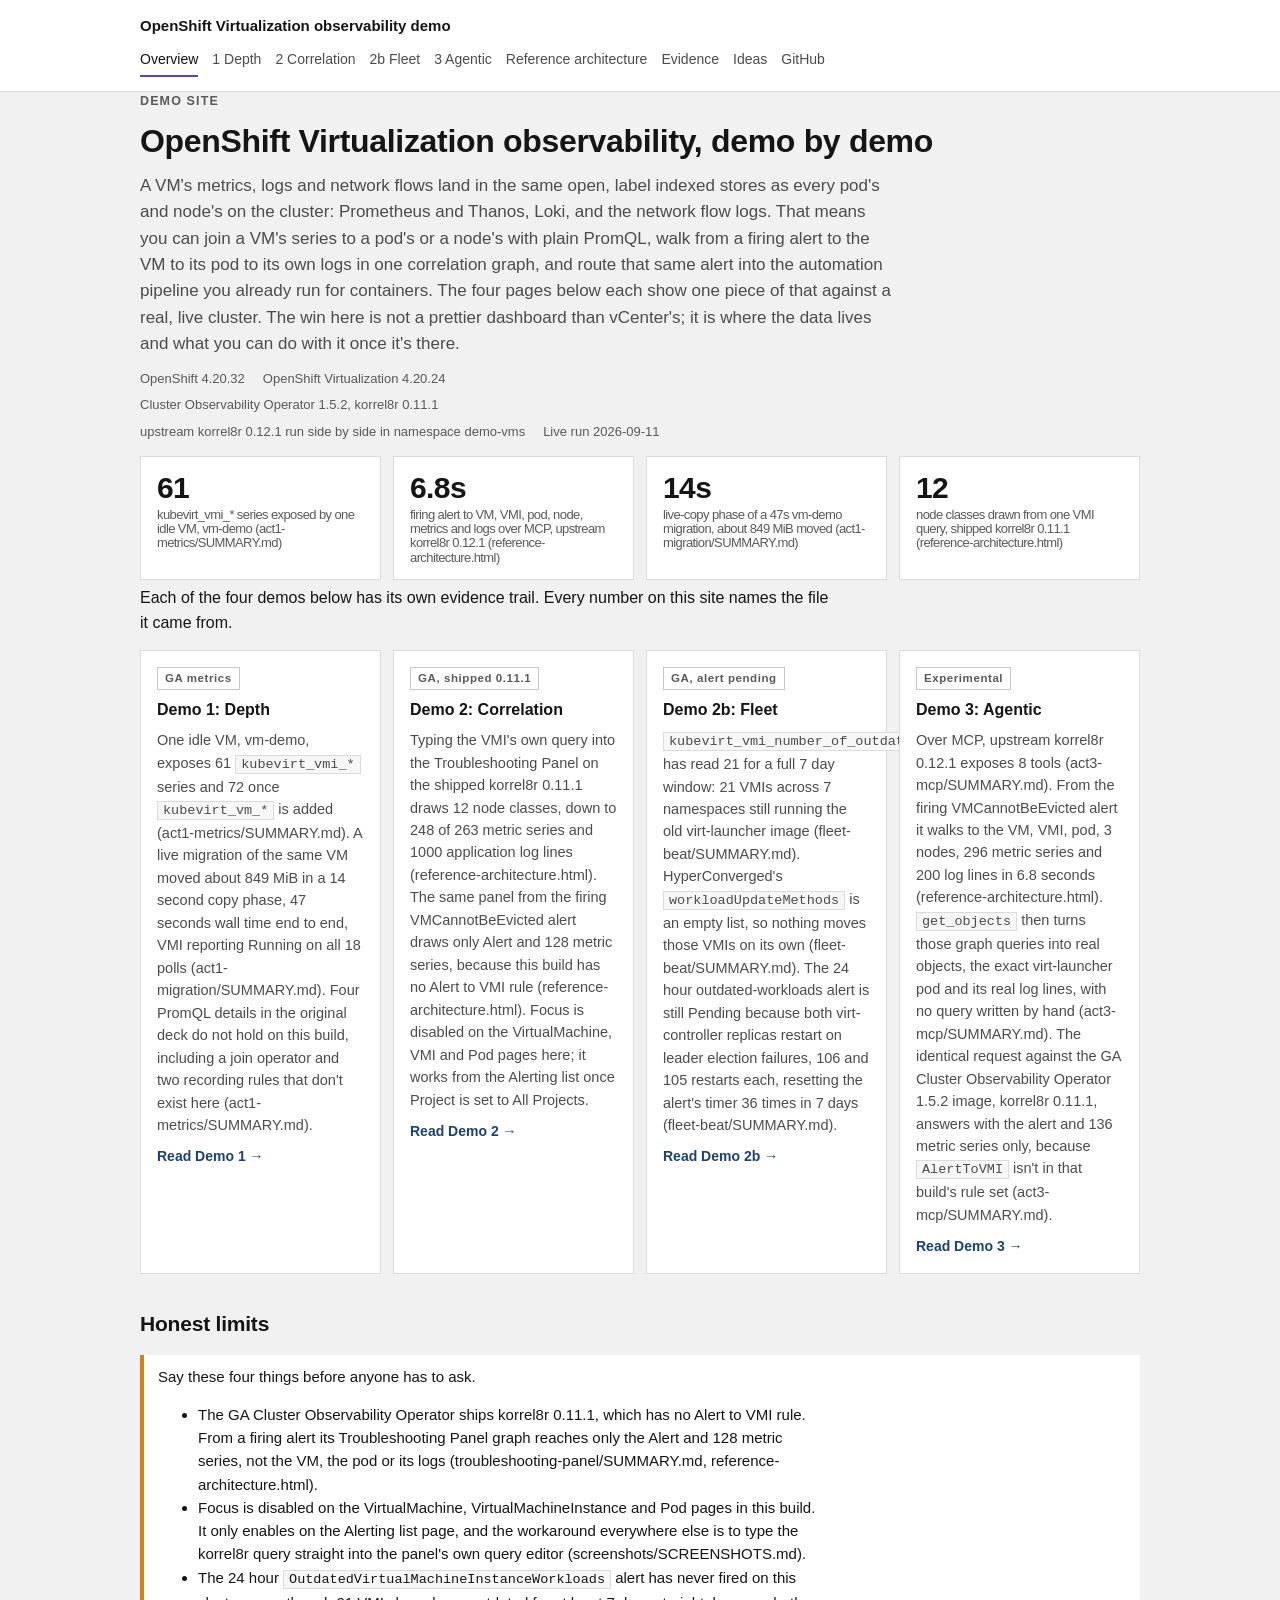
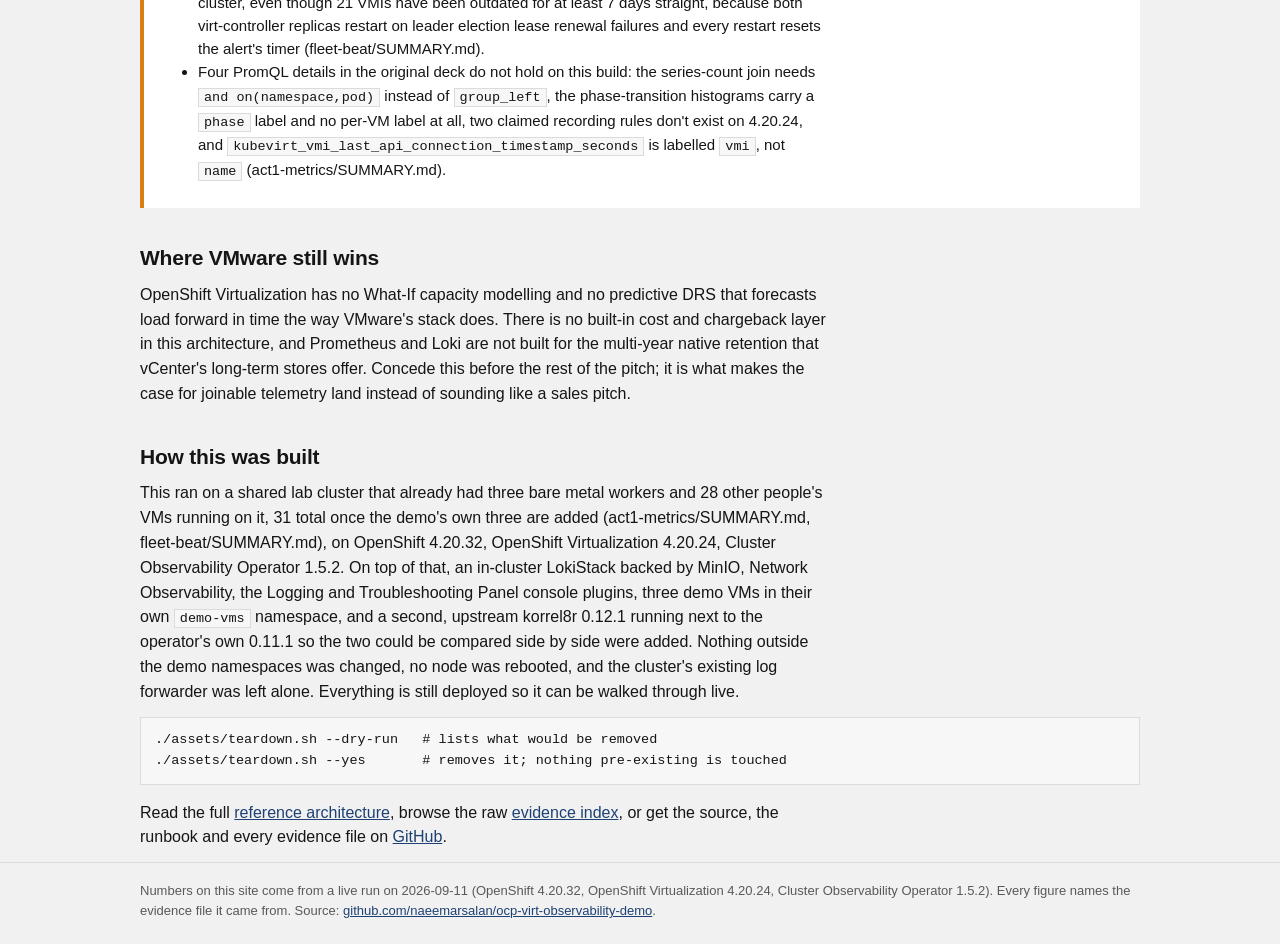
<file: docs/index.html>
<!doctype html>
<html lang="en">
<head>
<meta charset="utf-8">
<meta name="viewport" content="width=device-width, initial-scale=1">
<title>OpenShift Virtualization observability demo</title>
<link rel="stylesheet" href="site.css">
</head>
<body>
<header class="top"><div class="shell">
  <a class="brand" href="index.html">OpenShift Virtualization observability demo</a>
  <nav>
    <a href="index.html" aria-current="page">Overview</a>
    <a href="act1-depth.html">1 Depth</a>
    <a href="act2-correlation.html">2 Correlation</a>
    <a href="act2b-fleet.html">2b Fleet</a>
    <a href="act3-agentic.html">3 Agentic</a>
    <a href="reference-architecture.html">Reference architecture</a>
    <a href="evidence.html">Evidence</a>
    <a href="ideas.html">Ideas</a>
    <a href="https://github.com/naeemarsalan/ocp-virt-observability-demo">GitHub</a>
  </nav>
</div></header>
<main class="shell">

<p class="kicker">Demo site</p>
<h1>OpenShift Virtualization observability, demo by demo</h1>
<p class="lead">A VM's metrics, logs and network flows land in the same open, label indexed stores as every pod's and node's on the cluster: Prometheus and Thanos, Loki, and the network flow logs. That means you can join a VM's series to a pod's or a node's with plain PromQL, walk from a firing alert to the VM to its pod to its own logs in one correlation graph, and route that same alert into the automation pipeline you already run for containers. The four pages below each show one piece of that against a real, live cluster. The win here is not a prettier dashboard than vCenter's; it is where the data lives and what you can do with it once it's there.</p>

<p class="meta">
  <span>OpenShift 4.20.32</span>
  <span>OpenShift Virtualization 4.20.24</span>
  <span>Cluster Observability Operator 1.5.2, korrel8r 0.11.1</span>
  <span>upstream korrel8r 0.12.1 run side by side in namespace demo-vms</span>
  <span>Live run 2026-09-11</span>
</p>

<div class="cards">
  <div class="card">
    <div class="num">61<small>kubevirt_vmi_* series exposed by one idle VM, vm-demo (act1-metrics/SUMMARY.md)</small></div>
  </div>
  <div class="card">
    <div class="num">6.8s<small>firing alert to VM, VMI, pod, node, metrics and logs over MCP, upstream korrel8r 0.12.1 (reference-architecture.html)</small></div>
  </div>
  <div class="card">
    <div class="num">14s<small>live-copy phase of a 47s vm-demo migration, about 849 MiB moved (act1-migration/SUMMARY.md)</small></div>
  </div>
  <div class="card">
    <div class="num">12<small>node classes drawn from one VMI query, shipped korrel8r 0.11.1 (reference-architecture.html)</small></div>
  </div>
</div>

<p>Each of the four demos below has its own evidence trail. Every number on this site names the file it came from.</p>

<div class="cards">
  <div class="card">
    <span class="tag">GA metrics</span>
    <h3>Demo 1: Depth</h3>
    <p>One idle VM, vm-demo, exposes 61 <code>kubevirt_vmi_*</code> series and 72 once <code>kubevirt_vm_*</code> is added (act1-metrics/SUMMARY.md). A live migration of the same VM moved about 849 MiB in a 14 second copy phase, 47 seconds wall time end to end, VMI reporting Running on all 18 polls (act1-migration/SUMMARY.md). Four PromQL details in the original deck do not hold on this build, including a join operator and two recording rules that don't exist here (act1-metrics/SUMMARY.md).</p>
    <a class="more" href="act1-depth.html">Read Demo 1 &rarr;</a>
  </div>
  <div class="card">
    <span class="tag">GA, shipped 0.11.1</span>
    <h3>Demo 2: Correlation</h3>
    <p>Typing the VMI's own query into the Troubleshooting Panel on the shipped korrel8r 0.11.1 draws 12 node classes, down to 248 of 263 metric series and 1000 application log lines (reference-architecture.html). The same panel from the firing VMCannotBeEvicted alert draws only Alert and 128 metric series, because this build has no Alert to VMI rule (reference-architecture.html). Focus is disabled on the VirtualMachine, VMI and Pod pages here; it works from the Alerting list once Project is set to All Projects.</p>
    <a class="more" href="act2-correlation.html">Read Demo 2 &rarr;</a>
  </div>
  <div class="card">
    <span class="tag">GA, alert pending</span>
    <h3>Demo 2b: Fleet</h3>
    <p><code>kubevirt_vmi_number_of_outdated</code> has read 21 for a full 7 day window: 21 VMIs across 7 namespaces still running the old virt-launcher image (fleet-beat/SUMMARY.md). HyperConverged's <code>workloadUpdateMethods</code> is an empty list, so nothing moves those VMIs on its own (fleet-beat/SUMMARY.md). The 24 hour outdated-workloads alert is still Pending because both virt-controller replicas restart on leader election failures, 106 and 105 restarts each, resetting the alert's timer 36 times in 7 days (fleet-beat/SUMMARY.md).</p>
    <a class="more" href="act2b-fleet.html">Read Demo 2b &rarr;</a>
  </div>
  <div class="card">
    <span class="tag">Experimental</span>
    <h3>Demo 3: Agentic</h3>
    <p>Over MCP, upstream korrel8r 0.12.1 exposes 8 tools (act3-mcp/SUMMARY.md). From the firing VMCannotBeEvicted alert it walks to the VM, VMI, pod, 3 nodes, 296 metric series and 200 log lines in 6.8 seconds (reference-architecture.html). <code>get_objects</code> then turns those graph queries into real objects, the exact virt-launcher pod and its real log lines, with no query written by hand (act3-mcp/SUMMARY.md). The identical request against the GA Cluster Observability Operator 1.5.2 image, korrel8r 0.11.1, answers with the alert and 136 metric series only, because <code>AlertToVMI</code> isn't in that build's rule set (act3-mcp/SUMMARY.md).</p>
    <a class="more" href="act3-agentic.html">Read Demo 3 &rarr;</a>
  </div>
</div>

<h2>Honest limits</h2>
<div class="warn">
<p>Say these four things before anyone has to ask.</p>
<ul>
<li>The GA Cluster Observability Operator ships korrel8r 0.11.1, which has no Alert to VMI rule. From a firing alert its Troubleshooting Panel graph reaches only the Alert and 128 metric series, not the VM, the pod or its logs (troubleshooting-panel/SUMMARY.md, reference-architecture.html).</li>
<li>Focus is disabled on the VirtualMachine, VirtualMachineInstance and Pod pages in this build. It only enables on the Alerting list page, and the workaround everywhere else is to type the korrel8r query straight into the panel's own query editor (screenshots/SCREENSHOTS.md).</li>
<li>The 24 hour <code>OutdatedVirtualMachineInstanceWorkloads</code> alert has never fired on this cluster, even though 21 VMIs have been outdated for at least 7 days straight, because both virt-controller replicas restart on leader election lease renewal failures and every restart resets the alert's timer (fleet-beat/SUMMARY.md).</li>
<li>Four PromQL details in the original deck do not hold on this build: the series-count join needs <code>and on(namespace,pod)</code> instead of <code>group_left</code>, the phase-transition histograms carry a <code>phase</code> label and no per-VM label at all, two claimed recording rules don't exist on 4.20.24, and <code>kubevirt_vmi_last_api_connection_timestamp_seconds</code> is labelled <code>vmi</code>, not <code>name</code> (act1-metrics/SUMMARY.md).</li>
</ul>
</div>

<h2>Where VMware still wins</h2>
<p>OpenShift Virtualization has no What-If capacity modelling and no predictive DRS that forecasts load forward in time the way VMware's stack does. There is no built-in cost and chargeback layer in this architecture, and Prometheus and Loki are not built for the multi-year native retention that vCenter's long-term stores offer. Concede this before the rest of the pitch; it is what makes the case for joinable telemetry land instead of sounding like a sales pitch.</p>

<h2>How this was built</h2>
<p>This ran on a shared lab cluster that already had three bare metal workers and 28 other people's VMs running on it, 31 total once the demo's own three are added (act1-metrics/SUMMARY.md, fleet-beat/SUMMARY.md), on OpenShift 4.20.32, OpenShift Virtualization 4.20.24, Cluster Observability Operator 1.5.2. On top of that, an in-cluster LokiStack backed by MinIO, Network Observability, the Logging and Troubleshooting Panel console plugins, three demo VMs in their own <code>demo-vms</code> namespace, and a second, upstream korrel8r 0.12.1 running next to the operator's own 0.11.1 so the two could be compared side by side were added. Nothing outside the demo namespaces was changed, no node was rebooted, and the cluster's existing log forwarder was left alone. Everything is still deployed so it can be walked through live.</p>
<pre><code>./assets/teardown.sh --dry-run   # lists what would be removed
./assets/teardown.sh --yes       # removes it; nothing pre-existing is touched</code></pre>

<p>Read the full <a href="reference-architecture.html">reference architecture</a>, browse the raw <a href="evidence.html">evidence index</a>, or get the source, the runbook and every evidence file on <a href="https://github.com/naeemarsalan/ocp-virt-observability-demo">GitHub</a>.</p>

</main>
<footer><div class="shell">Numbers on this site come from a live run on 2026-09-11 (OpenShift 4.20.32, OpenShift Virtualization 4.20.24, Cluster Observability Operator 1.5.2). Every figure names the evidence file it came from. Source: <a href="https://github.com/naeemarsalan/ocp-virt-observability-demo">github.com/naeemarsalan/ocp-virt-observability-demo</a>.</div></footer>
</body>
</html>
</file>
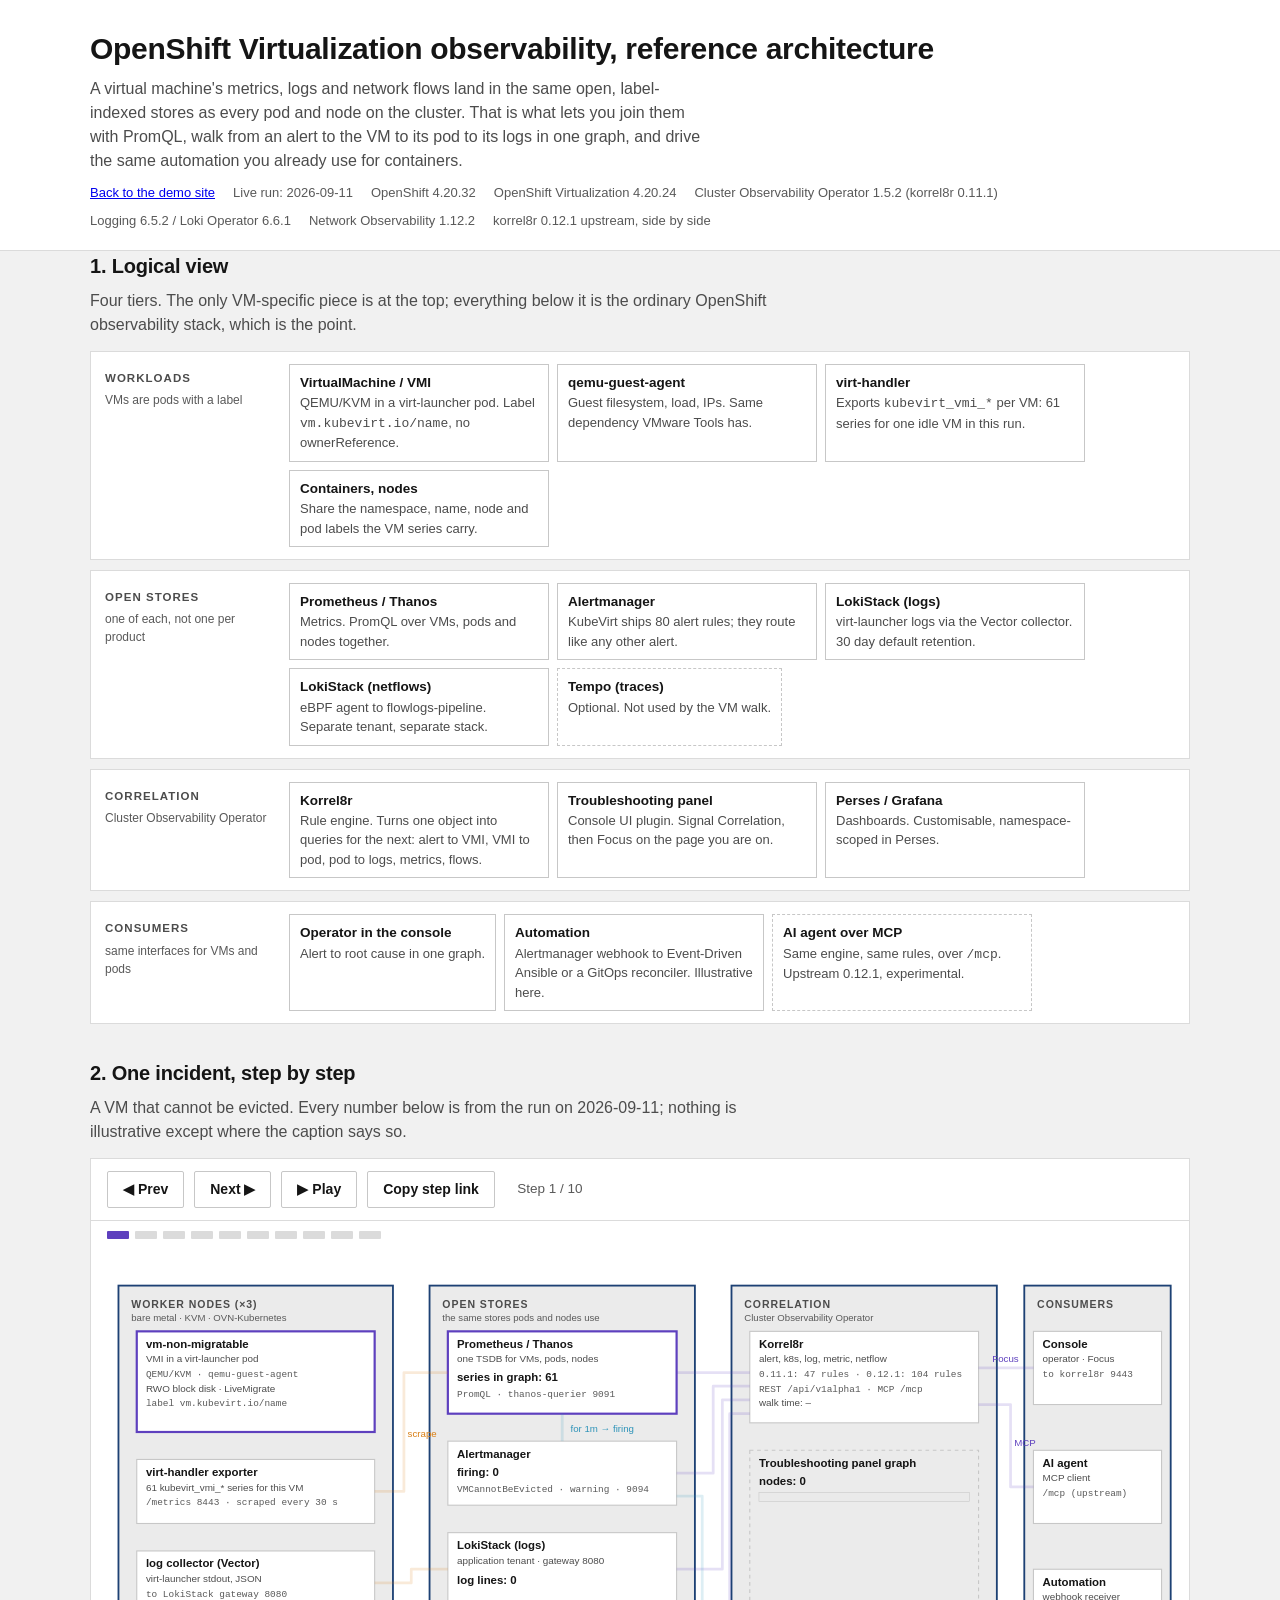
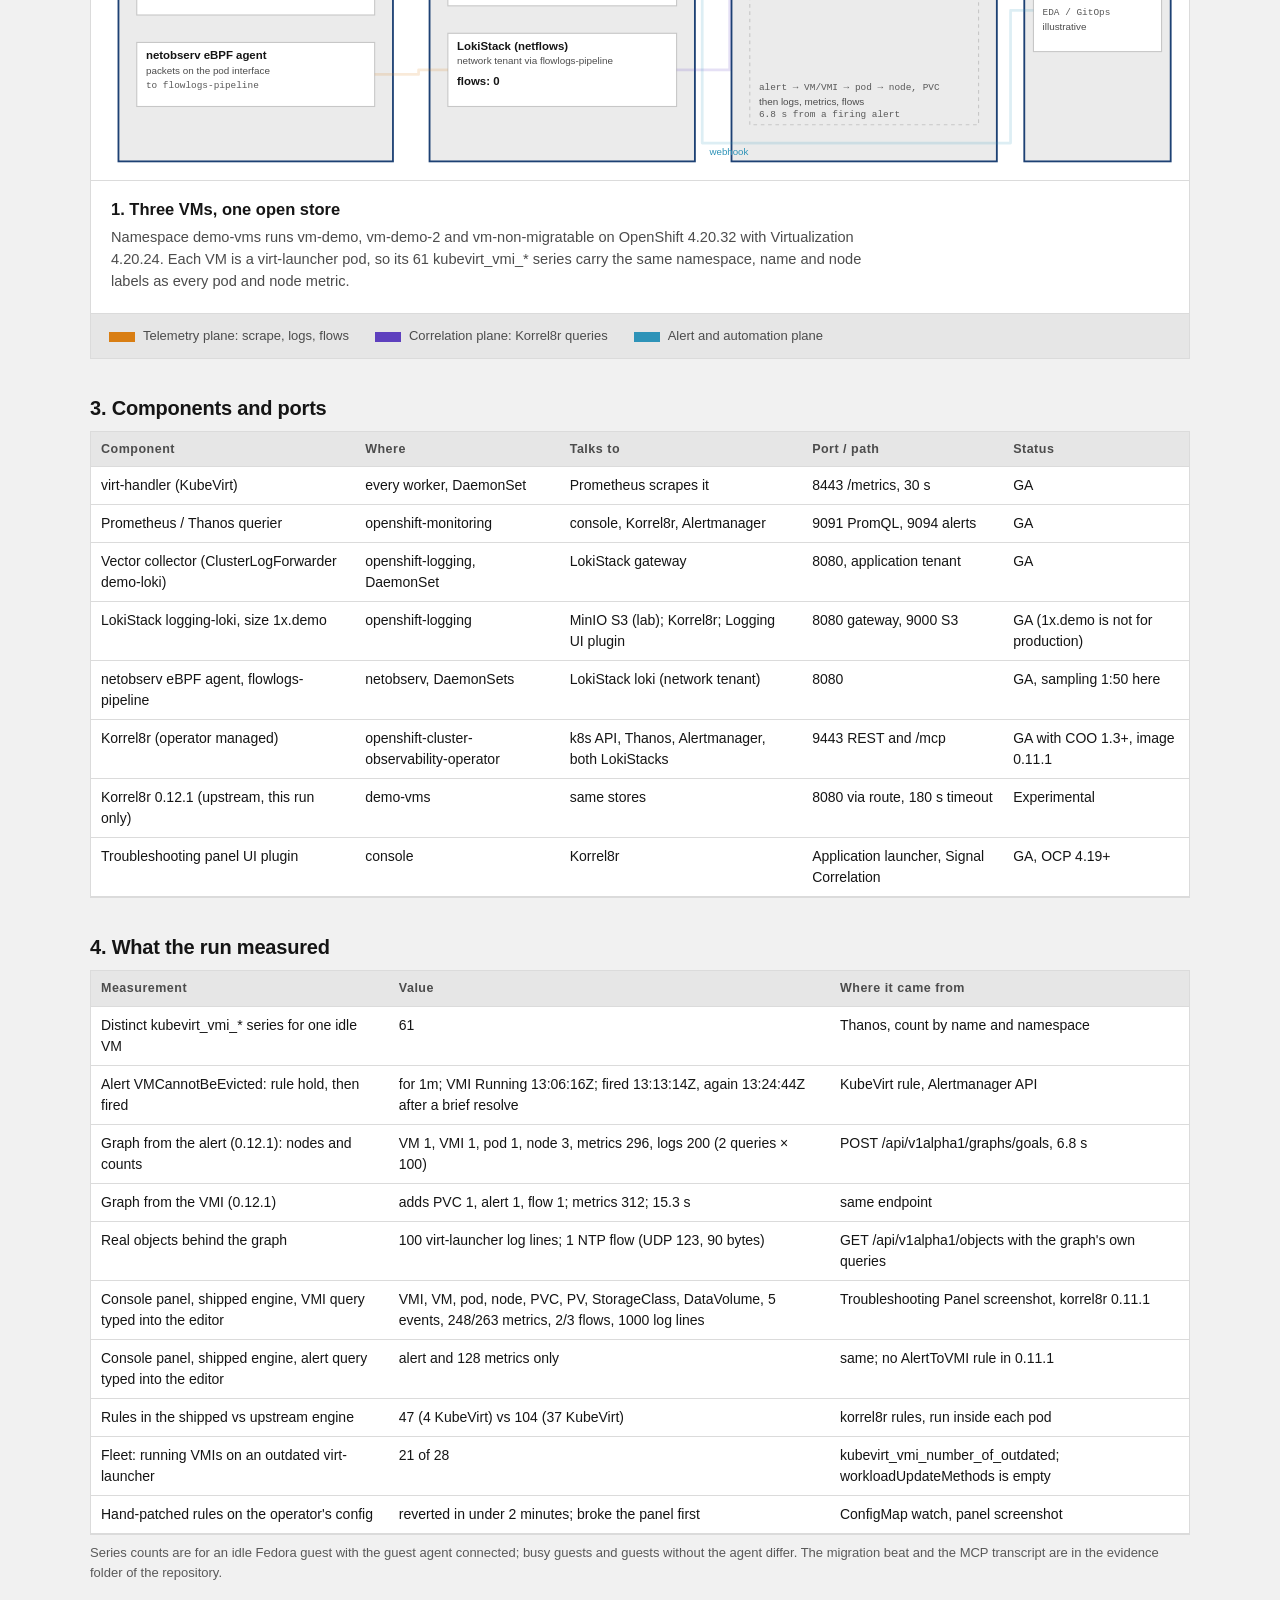
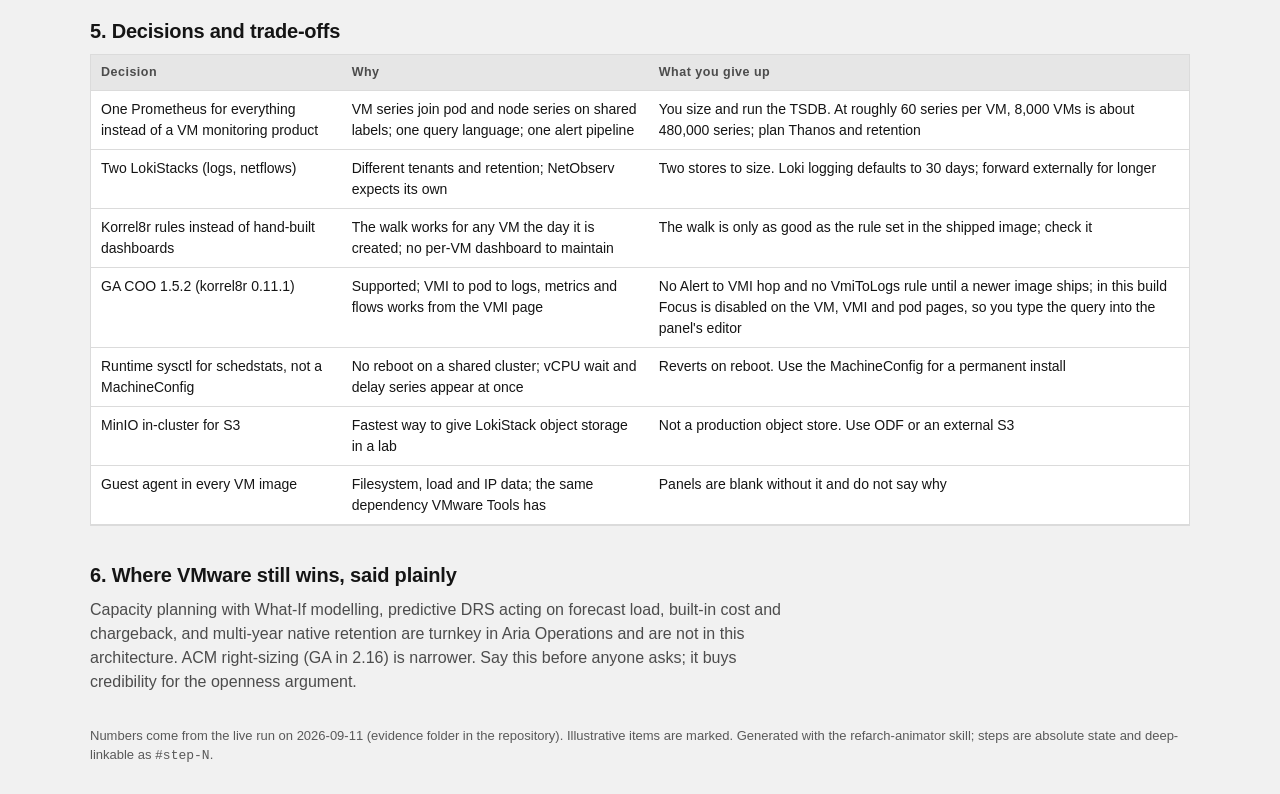
<file: reference-architecture.html>
<!doctype html>
<html lang="en">
<head>
<meta charset="utf-8">
<meta name="viewport" content="width=device-width, initial-scale=1">
<title>OpenShift Virtualization observability, reference architecture</title>
<style>
  /* fonts:begin */
  /* system font stack by default — scripts/embed_fonts.py --inject replaces this block */
  /* fonts:end */
  /* KEEP: tokens — light, then dark via media query, then explicit host-toggle overrides */
  :root {
    --bg:#F1F1F1; --surface:#FFFFFF; --band:#E6E6E6; --zone:#EBEBEB; --subzone:#F7F7F7;
    --ink:#151515; --ink2:#4C4C4C; --ink3:#595959; --line:#C7C7C7; --line-soft:#DBDBDB;
    --zone-a:#1D4174; --zone-b:#4CB6D6;
    --flow-1:#D97E13; --flow-2:#5E40BE; --flow-3:#2E93B8;
    --ok:#63993D; --meter-bg:#EAEAEA;
  }
  @media (prefers-color-scheme: dark) { :root {
    --bg:#1B1B1B; --surface:#292929; --band:#141414; --zone:#232323; --subzone:#1F1F1F;
    --ink:#F2F2F2; --ink2:#C7C7C7; --ink3:#A3A3A3; --line:#4D4D4D; --line-soft:#3A3A3A;
    --zone-a:#6B93CB; --zone-b:#4CB6D6;
    --flow-1:#FAAA4F; --flow-2:#9B85E8; --flow-3:#5BC0DE;
    --ok:#8CC152; --meter-bg:#333333;
  } }
  :root[data-theme="light"] {
    --bg:#F1F1F1; --surface:#FFFFFF; --band:#E6E6E6; --zone:#EBEBEB; --subzone:#F7F7F7;
    --ink:#151515; --ink2:#4C4C4C; --ink3:#595959; --line:#C7C7C7; --line-soft:#DBDBDB;
    --zone-a:#1D4174; --zone-b:#4CB6D6;
    --flow-1:#D97E13; --flow-2:#5E40BE; --flow-3:#2E93B8;
    --ok:#63993D; --meter-bg:#EAEAEA;
  }
  :root[data-theme="dark"] {
    --bg:#1B1B1B; --surface:#292929; --band:#141414; --zone:#232323; --subzone:#1F1F1F;
    --ink:#F2F2F2; --ink2:#C7C7C7; --ink3:#A3A3A3; --line:#4D4D4D; --line-soft:#3A3A3A;
    --zone-a:#6B93CB; --zone-b:#4CB6D6;
    --flow-1:#FAAA4F; --flow-2:#9B85E8; --flow-3:#5BC0DE;
    --ok:#8CC152; --meter-bg:#333333;
  }

  * { box-sizing:border-box; }
  body { margin:0; background:var(--bg); color:var(--ink); font-size:16px; line-height:1.5;
    font-family:-apple-system,'Segoe UI',Roboto,'Noto Sans',sans-serif; }
  .mono { font-family:ui-monospace,'Cascadia Mono',Menlo,Consolas,monospace; }
  .shell { max-width:1140px; margin:0 auto; padding:0 20px; }
  header { background:var(--surface); border-bottom:1px solid var(--line-soft); padding:26px 0 20px; }
  h1 { font-size:clamp(22px,3.5vw,30px); margin:0 0 6px; letter-spacing:-0.01em; }
  .sub { color:var(--ink2); margin:0; max-width:70ch; }
  main { padding:28px 0 48px; }

  .player { background:var(--surface); border:1px solid var(--line-soft); }
  .controls { display:flex; flex-wrap:wrap; align-items:center; gap:10px; padding:12px 16px;
    border-bottom:1px solid var(--line-soft); }
  .controls button { font:inherit; font-weight:700; font-size:14px; background:var(--surface);
    color:var(--ink); border:1px solid var(--line); padding:7px 15px; cursor:pointer; border-radius:2px; }
  .controls button:hover { border-color:var(--ink2); }
  .controls button:focus-visible { outline:2px solid var(--flow-3); outline-offset:2px; }
  .stepnum { font-size:13.5px; color:var(--ink3); min-width:90px; text-align:center;
    font-variant-numeric:tabular-nums; }
  .dots { display:flex; flex-wrap:wrap; gap:6px; padding:10px 16px; }
  .dots button { width:22px; height:8px; padding:0; border:none; background:var(--line-soft);
    cursor:pointer; border-radius:1px; }
  .dots button[aria-current="true"] { background:var(--flow-2); }
  .dots button:focus-visible { outline:2px solid var(--flow-3); }

  .stagewrap { overflow-x:auto; }
  .stagewrap svg { display:block; min-width:1000px; width:100%; height:auto; }
  svg text { font-family:inherit; fill:var(--ink); }
  .zone   { fill:var(--zone); stroke:var(--zone-a); stroke-width:2; }
  .subz   { fill:var(--subzone); stroke:var(--zone-b); stroke-width:1.6; }
  .zlabel { font-size:11.5px; font-weight:700; letter-spacing:0.09em; fill:var(--ink2); }
  .zsub   { font-size:10.5px; fill:var(--ink3); }
  .node   { fill:var(--surface); stroke:var(--line); stroke-width:1.2; transition:stroke 0.3s; }
  .frame  { fill:none; stroke:var(--line); stroke-width:1.2; stroke-dasharray:4 4; transition:stroke 0.3s; }
  .ntitle { font-size:12.5px; font-weight:700; }
  .nsub   { font-size:10.8px; fill:var(--ink2); }
  .nport  { font-size:10.3px; fill:var(--ink3); }
  .counter { font-size:12.5px; font-weight:700; font-variant-numeric:tabular-nums; }
  .flow   { fill:none; stroke-width:3; stroke-linejoin:round; opacity:0.16; transition:opacity 0.3s; }
  .flow.on { opacity:1; }
  .flow.p1 { stroke:var(--flow-1); }
  .flow.p2 { stroke:var(--flow-2); }
  .flow.p3 { stroke:var(--flow-3); }
  .flabel { font-size:10.6px; }
  .flabel.p1 { fill:var(--flow-1); } .flabel.p2 { fill:var(--flow-2); } .flabel.p3 { fill:var(--flow-3); }
  .hot rect.node, rect.node.hot, .hot rect.frame { stroke:var(--flow-2); stroke-width:2.4; }
  .ghost { opacity:0; transition:opacity 0.4s; }
  .ghost.shown { opacity:1; }
  .chip { fill:color-mix(in srgb, var(--ok) 20%, var(--surface)); stroke:var(--ok); stroke-width:1.2; }
  .chiplabel { font-size:9.8px; fill:var(--ink2); }
  .meter-track { fill:var(--meter-bg); stroke:var(--line); stroke-width:0.6; }
  .meter-fill { fill:var(--flow-1); }
  .anim-dot.p1 { fill:var(--flow-1); } .anim-dot.p2 { fill:var(--flow-2); } .anim-dot.p3 { fill:var(--flow-3); }

  .caption { padding:16px 20px 20px; border-top:1px solid var(--line-soft); min-height:104px; }
  .caption .ct { font-weight:700; font-size:16.5px; margin:0 0 6px; }
  .caption .cb { font-size:14.6px; color:var(--ink2); margin:0; max-width:95ch; }
  .legendband { background:var(--band); border-top:1px solid var(--line-soft); display:flex;
    flex-wrap:wrap; gap:10px 26px; padding:12px 18px; font-size:13px; color:var(--ink2); }
  .legendband .sw { display:inline-block; width:26px; height:10px; margin-right:8px; vertical-align:middle; }
  footer { padding:18px 0 30px; font-size:13px; color:var(--ink3); }

  @media (prefers-reduced-motion: reduce) {
    .flow, .ghost, .node, .frame { transition:none; }
  }
  /* page additions (tokens only) */
  .meta { display:flex; flex-wrap:wrap; gap:8px 18px; margin:10px 0 0; font-size:13px; color:var(--ink3); }
  .meta span { white-space:nowrap; }
  h2 { font-size:20px; margin:34px 0 8px; letter-spacing:-0.01em; }
  h2:first-child { margin-top:0; }
  .lead { color:var(--ink2); margin:0 0 14px; max-width:80ch; }
  .tiers { display:grid; gap:10px; }
  .tier { background:var(--surface); border:1px solid var(--line-soft); padding:12px 14px; display:grid; grid-template-columns:170px 1fr; gap:14px; align-items:start; }
  .tier .tl { font-size:11.5px; font-weight:700; letter-spacing:0.09em; color:var(--ink2); padding-top:6px; }
  .tier .tl small { display:block; font-weight:400; letter-spacing:0; font-size:12px; color:var(--ink3); margin-top:4px; }
  .cards { display:flex; flex-wrap:wrap; gap:8px; }
  .card { border:1px solid var(--line); background:var(--surface); padding:8px 10px; min-width:150px; max-width:260px; font-size:13px; }
  .card b { display:block; font-size:13.5px; }
  .card span { color:var(--ink2); }
  .card.dashed { border-style:dashed; }
  table { border-collapse:collapse; width:100%; background:var(--surface); font-size:14px; }
  th, td { text-align:left; vertical-align:top; padding:8px 10px; border-bottom:1px solid var(--line-soft); }
  th { font-size:12.5px; letter-spacing:0.04em; color:var(--ink2); background:var(--band); }
  .tw { overflow-x:auto; border:1px solid var(--line-soft); }
  .note { font-size:13px; color:var(--ink3); margin:8px 0 0; }
  @media (max-width:720px) { .tier { grid-template-columns:1fr; } }
</style>
</head>
<body>

<header><div class="shell">
  <h1>OpenShift Virtualization observability, reference architecture</h1>
  <p class="sub">A virtual machine's metrics, logs and network flows land in the same open, label-indexed stores as every pod and node on the cluster. That is what lets you join them with PromQL, walk from an alert to the VM to its pod to its logs in one graph, and drive the same automation you already use for containers.</p>
  <div class="meta">
    <span><a href="index.html">Back to the demo site</a></span><span>Live run: 2026-09-11</span><span>OpenShift 4.20.32</span><span>OpenShift Virtualization 4.20.24</span>
    <span>Cluster Observability Operator 1.5.2 (korrel8r 0.11.1)</span><span>Logging 6.5.2 / Loki Operator 6.6.1</span>
    <span>Network Observability 1.12.2</span><span>korrel8r 0.12.1 upstream, side by side</span>
  </div>
</div></header>

<main class="shell">

<h2>1. Logical view</h2>
<p class="lead">Four tiers. The only VM-specific piece is at the top; everything below it is the ordinary OpenShift observability stack, which is the point.</p>
<div class="tiers">
  <div class="tier"><div class="tl">WORKLOADS<small>VMs are pods with a label</small></div><div class="cards">
    <div class="card"><b>VirtualMachine / VMI</b><span>QEMU/KVM in a virt-launcher pod. Label <span class="mono">vm.kubevirt.io/name</span>, no ownerReference.</span></div>
    <div class="card"><b>qemu-guest-agent</b><span>Guest filesystem, load, IPs. Same dependency VMware Tools has.</span></div>
    <div class="card"><b>virt-handler</b><span>Exports <span class="mono">kubevirt_vmi_*</span> per VM: 61 series for one idle VM in this run.</span></div>
    <div class="card"><b>Containers, nodes</b><span>Share the namespace, name, node and pod labels the VM series carry.</span></div>
  </div></div>
  <div class="tier"><div class="tl">OPEN STORES<small>one of each, not one per product</small></div><div class="cards">
    <div class="card"><b>Prometheus / Thanos</b><span>Metrics. PromQL over VMs, pods and nodes together.</span></div>
    <div class="card"><b>Alertmanager</b><span>KubeVirt ships 80 alert rules; they route like any other alert.</span></div>
    <div class="card"><b>LokiStack (logs)</b><span>virt-launcher logs via the Vector collector. 30 day default retention.</span></div>
    <div class="card"><b>LokiStack (netflows)</b><span>eBPF agent to flowlogs-pipeline. Separate tenant, separate stack.</span></div>
    <div class="card dashed"><b>Tempo (traces)</b><span>Optional. Not used by the VM walk.</span></div>
  </div></div>
  <div class="tier"><div class="tl">CORRELATION<small>Cluster Observability Operator</small></div><div class="cards">
    <div class="card"><b>Korrel8r</b><span>Rule engine. Turns one object into queries for the next: alert to VMI, VMI to pod, pod to logs, metrics, flows.</span></div>
    <div class="card"><b>Troubleshooting panel</b><span>Console UI plugin. Signal Correlation, then Focus on the page you are on.</span></div>
    <div class="card"><b>Perses / Grafana</b><span>Dashboards. Customisable, namespace-scoped in Perses.</span></div>
  </div></div>
  <div class="tier"><div class="tl">CONSUMERS<small>same interfaces for VMs and pods</small></div><div class="cards">
    <div class="card"><b>Operator in the console</b><span>Alert to root cause in one graph.</span></div>
    <div class="card"><b>Automation</b><span>Alertmanager webhook to Event-Driven Ansible or a GitOps reconciler. Illustrative here.</span></div>
    <div class="card dashed"><b>AI agent over MCP</b><span>Same engine, same rules, over <span class="mono">/mcp</span>. Upstream 0.12.1, experimental.</span></div>
  </div></div>
</div>

<h2>2. One incident, step by step</h2>
<p class="lead">A VM that cannot be evicted. Every number below is from the run on 2026-09-11; nothing is illustrative except where the caption says so.</p>
<div class="player">
  <div class="controls">
    <button id="btn-prev" aria-label="Previous step">◀ Prev</button>
    <button id="btn-next" aria-label="Next step">Next ▶</button>
    <button id="btn-play" aria-pressed="false" aria-label="Autoplay">▶ Play</button>
    <button id="btn-link" aria-label="Copy a direct link to this step">Copy step link</button>
    <span class="stepnum" id="stepnum">Step 1 / 10</span>
  </div>
  <div class="dots" id="stepdots" role="group" aria-label="Steps"></div>

  <div class="stagewrap">
  <svg id="stage" viewBox="0 0 1200 580" role="img" aria-label="Architecture stage: worker nodes, open stores, correlation, consumers">
    <rect class="zone" x="30" y="40" width="300" height="520"></rect>
    <text class="zlabel" x="44" y="64">WORKER NODES (×3)</text>
    <text class="zsub" x="44" y="79">bare metal · KVM · OVN-Kubernetes</text>

    <g id="b-vm"><rect class="node" x="50" y="90" width="260" height="110"></rect>
      <text class="ntitle" x="60" y="108">vm-non-migratable</text>
      <text class="nsub" x="60" y="124">VMI in a virt-launcher pod</text>
      <text class="nport mono" x="60" y="140">QEMU/KVM · qemu-guest-agent</text>
      <text class="nsub" x="60" y="156">RWO block disk · LiveMigrate</text>
      <text class="nport mono" x="60" y="172">label vm.kubevirt.io/name</text></g>

    <g id="b-vh"><rect class="node" x="50" y="230" width="260" height="70"></rect>
      <text class="ntitle" x="60" y="248">virt-handler exporter</text>
      <text class="nsub" x="60" y="264">61 kubevirt_vmi_* series for this VM</text>
      <text class="nport mono" x="60" y="280">/metrics 8443 · scraped every 30 s</text></g>

    <g id="b-col"><rect class="node" x="50" y="330" width="260" height="70"></rect>
      <text class="ntitle" x="60" y="348">log collector (Vector)</text>
      <text class="nsub" x="60" y="364">virt-launcher stdout, JSON</text>
      <text class="nport mono" x="60" y="380">to LokiStack gateway 8080</text></g>

    <g id="b-ebpf"><rect class="node" x="50" y="430" width="260" height="70"></rect>
      <text class="ntitle" x="60" y="448">netobserv eBPF agent</text>
      <text class="nsub" x="60" y="464">packets on the pod interface</text>
      <text class="nport mono" x="60" y="480">to flowlogs-pipeline</text></g>

    <rect class="zone" x="370" y="40" width="290" height="520"></rect>
    <text class="zlabel" x="384" y="64">OPEN STORES</text>
    <text class="zsub" x="384" y="79">the same stores pods and nodes use</text>

    <g id="b-prom"><rect class="node" x="390" y="90" width="250" height="90"></rect>
      <text class="ntitle" x="400" y="108">Prometheus / Thanos</text>
      <text class="nsub" x="400" y="124">one TSDB for VMs, pods, nodes</text>
      <text class="counter" x="400" y="144">series in graph: <tspan id="c-series">0</tspan></text>
      <text class="nport mono" x="400" y="162">PromQL · thanos-querier 9091</text></g>

    <g id="b-am"><rect class="node" x="390" y="210" width="250" height="70"></rect>
      <text class="ntitle" x="400" y="228">Alertmanager</text>
      <text class="counter" x="400" y="248">firing: <tspan id="c-alerts">0</tspan></text>
      <text class="nport mono" x="400" y="266">VMCannotBeEvicted · warning · 9094</text></g>

    <g id="b-loki"><rect class="node" x="390" y="310" width="250" height="80"></rect>
      <text class="ntitle" x="400" y="328">LokiStack (logs)</text>
      <text class="nsub" x="400" y="344">application tenant · gateway 8080</text>
      <text class="counter" x="400" y="366">log lines: <tspan id="c-logs">0</tspan></text></g>

    <g id="b-nflow"><rect class="node" x="390" y="420" width="250" height="80"></rect>
      <text class="ntitle" x="400" y="438">LokiStack (netflows)</text>
      <text class="nsub" x="400" y="454">network tenant via flowlogs-pipeline</text>
      <text class="counter" x="400" y="476">flows: <tspan id="c-flows">0</tspan></text></g>

    <rect class="zone" x="700" y="40" width="290" height="520"></rect>
    <text class="zlabel" x="714" y="64">CORRELATION</text>
    <text class="zsub" x="714" y="79">Cluster Observability Operator</text>

    <g id="b-k8r"><rect class="node" x="720" y="90" width="250" height="100"></rect>
      <text class="ntitle" x="730" y="108">Korrel8r</text>
      <text class="nsub" x="730" y="124">alert, k8s, log, metric, netflow</text>
      <text class="nport mono" x="730" y="140">0.11.1: 47 rules · 0.12.1: 104 rules</text>
      <text class="nport mono" x="730" y="156">REST /api/v1alpha1 · MCP /mcp</text>
      <text class="nsub" x="730" y="172">walk time: <tspan id="c-time">–</tspan></text></g>

    <g id="b-graph"><rect class="frame" x="720" y="220" width="250" height="300"></rect>
      <text class="ntitle" x="730" y="238">Troubleshooting panel graph</text>
      <text class="counter" x="730" y="258">nodes: <tspan id="c-nodes">0</tspan></text>
      <rect class="meter-track" x="730" y="266" width="230" height="10"></rect>
      <rect class="meter-fill" id="meter" x="730" y="266" width="0" height="10"></rect>
      <g id="g-c-alert" class="ghost"><rect class="chip" x="730" y="290" width="100" height="36"></rect><text class="chiplabel" x="738" y="313">alert</text></g>
      <g id="g-c-vmi" class="ghost"><rect class="chip" x="850" y="290" width="100" height="36"></rect><text class="chiplabel" x="858" y="313">VMI</text></g>
      <g id="g-c-pod" class="ghost"><rect class="chip" x="730" y="335" width="100" height="36"></rect><text class="chiplabel" x="738" y="358">pod</text></g>
      <g id="g-c-node" class="ghost"><rect class="chip" x="850" y="335" width="100" height="36"></rect><text class="chiplabel" x="858" y="358">node</text></g>
      <g id="g-c-pvc" class="ghost"><rect class="chip" x="730" y="380" width="100" height="36"></rect><text class="chiplabel" x="738" y="403">PVC</text></g>
      <g id="g-c-logs" class="ghost"><rect class="chip" x="850" y="380" width="100" height="36"></rect><text class="chiplabel" x="858" y="403">logs 100</text></g>
      <g id="g-c-metrics" class="ghost"><rect class="chip" x="730" y="425" width="100" height="36"></rect><text class="chiplabel" x="738" y="448">metrics 296</text></g>
      <g id="g-c-flows" class="ghost"><rect class="chip" x="850" y="425" width="100" height="36"></rect><text class="chiplabel" x="858" y="448">flow 1</text></g>
      <text class="nport mono" x="730" y="482">alert → VM/VMI → pod → node, PVC</text>
      <text class="nsub" x="730" y="498">then logs, metrics, flows</text>
      <text class="nport mono" x="730" y="512">6.8 s from a firing alert</text></g>

    <rect class="zone" x="1020" y="40" width="160" height="520"></rect>
    <text class="zlabel" x="1034" y="64">CONSUMERS</text>

    <g id="b-console"><rect class="node" x="1030" y="90" width="140" height="80"></rect>
      <text class="ntitle" x="1040" y="108">Console</text>
      <text class="nsub" x="1040" y="124">operator · Focus</text>
      <text class="nport mono" x="1040" y="140">to korrel8r 9443</text></g>

    <g id="b-agent"><rect class="node" x="1030" y="220" width="140" height="80"></rect>
      <text class="ntitle" x="1040" y="238">AI agent</text>
      <text class="nsub" x="1040" y="254">MCP client</text>
      <text class="nport mono" x="1040" y="270">/mcp (upstream)</text></g>

    <g id="b-auto"><rect class="node" x="1030" y="350" width="140" height="90"></rect>
      <text class="ntitle" x="1040" y="368">Automation</text>
      <text class="nsub" x="1040" y="384">webhook receiver</text>
      <text class="nport mono" x="1040" y="400">EDA / GitOps</text>
      <text class="nsub" x="1040" y="416">illustrative</text></g>

    <path class="flow p1" id="f-scrape" d="M310,265 H342 V135 H390"></path>
    <text class="flabel p1" x="346" y="205">scrape</text>
    <path class="flow p1" id="f-logs"   d="M310,365 H350 V350 H390"></path>
    <path class="flow p1" id="f-flows"  d="M310,465 H358 V460 H390"></path>
    <path class="flow p3" id="f-alert"  d="M515,180 V210"></path>
    <text class="flabel p3" x="524" y="200">for 1m → firing</text>
    <path class="flow p2" id="f-k8r-prom"  d="M720,135 H640"></path>
    <path class="flow p2" id="f-k8r-am"    d="M720,150 H680 V245 H640"></path>
    <path class="flow p2" id="f-k8r-loki"  d="M720,165 H690 V350 H640"></path>
    <path class="flow p2" id="f-k8r-nflow" d="M720,180 H698 V460 H640"></path>
    <path class="flow p2" id="f-console" d="M1030,130 H970"></path>
    <text class="flabel p2" x="985" y="124">Focus</text>
    <path class="flow p2" id="f-mcp"     d="M1030,260 H1005 V170 H970"></path>
    <text class="flabel p2" x="1009" y="215">MCP</text>
    <path class="flow p3" id="f-auto"    d="M640,270 H668 V540 H1005 V395 H1030"></path>
    <text class="flabel p3" x="676" y="553">webhook</text>
  </svg>
  </div>

  <div class="caption" aria-live="polite">
    <p class="ct" id="cap-title"></p>
    <p class="cb" id="cap-body"></p>
  </div>
  <div class="legendband">
    <span><span class="sw" style="background:var(--flow-1)"></span>Telemetry plane: scrape, logs, flows</span>
    <span><span class="sw" style="background:var(--flow-2)"></span>Correlation plane: Korrel8r queries</span>
    <span><span class="sw" style="background:var(--flow-3)"></span>Alert and automation plane</span>
  </div>
</div>

<h2>3. Components and ports</h2>
<div class="tw"><table>
<tr><th>Component</th><th>Where</th><th>Talks to</th><th>Port / path</th><th>Status</th></tr>
<tr><td>virt-handler (KubeVirt)</td><td>every worker, DaemonSet</td><td>Prometheus scrapes it</td><td>8443 /metrics, 30 s</td><td>GA</td></tr>
<tr><td>Prometheus / Thanos querier</td><td>openshift-monitoring</td><td>console, Korrel8r, Alertmanager</td><td>9091 PromQL, 9094 alerts</td><td>GA</td></tr>
<tr><td>Vector collector (ClusterLogForwarder demo-loki)</td><td>openshift-logging, DaemonSet</td><td>LokiStack gateway</td><td>8080, application tenant</td><td>GA</td></tr>
<tr><td>LokiStack logging-loki, size 1x.demo</td><td>openshift-logging</td><td>MinIO S3 (lab); Korrel8r; Logging UI plugin</td><td>8080 gateway, 9000 S3</td><td>GA (1x.demo is not for production)</td></tr>
<tr><td>netobserv eBPF agent, flowlogs-pipeline</td><td>netobserv, DaemonSets</td><td>LokiStack loki (network tenant)</td><td>8080</td><td>GA, sampling 1:50 here</td></tr>
<tr><td>Korrel8r (operator managed)</td><td>openshift-cluster-observability-operator</td><td>k8s API, Thanos, Alertmanager, both LokiStacks</td><td>9443 REST and /mcp</td><td>GA with COO 1.3+, image 0.11.1</td></tr>
<tr><td>Korrel8r 0.12.1 (upstream, this run only)</td><td>demo-vms</td><td>same stores</td><td>8080 via route, 180 s timeout</td><td>Experimental</td></tr>
<tr><td>Troubleshooting panel UI plugin</td><td>console</td><td>Korrel8r</td><td>Application launcher, Signal Correlation</td><td>GA, OCP 4.19+</td></tr>
</table></div>

<h2>4. What the run measured</h2>
<div class="tw"><table>
<tr><th>Measurement</th><th>Value</th><th>Where it came from</th></tr>
<tr><td>Distinct kubevirt_vmi_* series for one idle VM</td><td>61</td><td>Thanos, count by name and namespace</td></tr>
<tr><td>Alert VMCannotBeEvicted: rule hold, then fired</td><td>for 1m; VMI Running 13:06:16Z; fired 13:13:14Z, again 13:24:44Z after a brief resolve</td><td>KubeVirt rule, Alertmanager API</td></tr>
<tr><td>Graph from the alert (0.12.1): nodes and counts</td><td>VM 1, VMI 1, pod 1, node 3, metrics 296, logs 200 (2 queries × 100)</td><td>POST /api/v1alpha1/graphs/goals, 6.8 s</td></tr>
<tr><td>Graph from the VMI (0.12.1)</td><td>adds PVC 1, alert 1, flow 1; metrics 312; 15.3 s</td><td>same endpoint</td></tr>
<tr><td>Real objects behind the graph</td><td>100 virt-launcher log lines; 1 NTP flow (UDP 123, 90 bytes)</td><td>GET /api/v1alpha1/objects with the graph's own queries</td></tr>
<tr><td>Console panel, shipped engine, VMI query typed into the editor</td><td>VMI, VM, pod, node, PVC, PV, StorageClass, DataVolume, 5 events, 248/263 metrics, 2/3 flows, 1000 log lines</td><td>Troubleshooting Panel screenshot, korrel8r 0.11.1</td></tr>
<tr><td>Console panel, shipped engine, alert query typed into the editor</td><td>alert and 128 metrics only</td><td>same; no AlertToVMI rule in 0.11.1</td></tr>
<tr><td>Rules in the shipped vs upstream engine</td><td>47 (4 KubeVirt) vs 104 (37 KubeVirt)</td><td>korrel8r rules, run inside each pod</td></tr>
<tr><td>Fleet: running VMIs on an outdated virt-launcher</td><td>21 of 28</td><td>kubevirt_vmi_number_of_outdated; workloadUpdateMethods is empty</td></tr>
<tr><td>Hand-patched rules on the operator's config</td><td>reverted in under 2 minutes; broke the panel first</td><td>ConfigMap watch, panel screenshot</td></tr>
</table></div>
<p class="note">Series counts are for an idle Fedora guest with the guest agent connected; busy guests and guests without the agent differ. The migration beat and the MCP transcript are in the evidence folder of the repository.</p>

<h2>5. Decisions and trade-offs</h2>
<div class="tw"><table>
<tr><th>Decision</th><th>Why</th><th>What you give up</th></tr>
<tr><td>One Prometheus for everything instead of a VM monitoring product</td><td>VM series join pod and node series on shared labels; one query language; one alert pipeline</td><td>You size and run the TSDB. At roughly 60 series per VM, 8,000 VMs is about 480,000 series; plan Thanos and retention</td></tr>
<tr><td>Two LokiStacks (logs, netflows)</td><td>Different tenants and retention; NetObserv expects its own</td><td>Two stores to size. Loki logging defaults to 30 days; forward externally for longer</td></tr>
<tr><td>Korrel8r rules instead of hand-built dashboards</td><td>The walk works for any VM the day it is created; no per-VM dashboard to maintain</td><td>The walk is only as good as the rule set in the shipped image; check it</td></tr>
<tr><td>GA COO 1.5.2 (korrel8r 0.11.1)</td><td>Supported; VMI to pod to logs, metrics and flows works from the VMI page</td><td>No Alert to VMI hop and no VmiToLogs rule until a newer image ships; in this build Focus is disabled on the VM, VMI and pod pages, so you type the query into the panel's editor</td></tr>
<tr><td>Runtime sysctl for schedstats, not a MachineConfig</td><td>No reboot on a shared cluster; vCPU wait and delay series appear at once</td><td>Reverts on reboot. Use the MachineConfig for a permanent install</td></tr>
<tr><td>MinIO in-cluster for S3</td><td>Fastest way to give LokiStack object storage in a lab</td><td>Not a production object store. Use ODF or an external S3</td></tr>
<tr><td>Guest agent in every VM image</td><td>Filesystem, load and IP data; the same dependency VMware Tools has</td><td>Panels are blank without it and do not say why</td></tr>
</table></div>

<h2>6. Where VMware still wins, said plainly</h2>
<p class="lead">Capacity planning with What-If modelling, predictive DRS acting on forecast load, built-in cost and chargeback, and multi-year native retention are turnkey in Aria Operations and are not in this architecture. ACM right-sizing (GA in 2.16) is narrower. Say this before anyone asks; it buys credibility for the openness argument.</p>
</main>

<footer><div class="shell">Numbers come from the live run on 2026-09-11 (evidence folder in the repository). Illustrative items are marked. Generated with the refarch-animator skill; steps are absolute state and deep-linkable as <span class="mono">#step-N</span>.</div></footer>

<script>
(function () {
  'use strict';
  var $ = function (id) { return document.getElementById(id); };
  var reduced = window.matchMedia('(prefers-reduced-motion: reduce)').matches;

  // ===== EDIT: scenario state
  var NODES_MAX = 8, GHOSTS = ['g-c-alert', 'g-c-vmi', 'g-c-pod', 'g-c-node', 'g-c-pvc', 'g-c-logs', 'g-c-metrics', 'g-c-flows'];
  var HOT = ['b-vm', 'b-vh', 'b-col', 'b-ebpf', 'b-prom', 'b-am', 'b-loki', 'b-nflow', 'b-k8r', 'b-graph', 'b-console', 'b-agent', 'b-auto'];
  var ALL = GHOSTS;

  // Each step is ABSOLUTE state.
  var steps = [
    { t: 'Three VMs, one open store',
      b: 'Namespace demo-vms runs vm-demo, vm-demo-2 and vm-non-migratable on OpenShift 4.20.32 with Virtualization 4.20.24. Each VM is a virt-launcher pod, so its 61 kubevirt_vmi_* series carry the same namespace, name and node labels as every pod and node metric.',
      hot: ['b-vm', 'b-prom'], flows: [], alerts: 0, nodes: 0, series: 61, logs: 0, nflows: 0, time: '–', ghosts: [] },
    { t: 'The exporter says the VM cannot move',
      b: 'vm-non-migratable sits on a ReadWriteOnce block disk with evictionStrategy LiveMigrate. virt-handler exports kubevirt_vmi_non_evictable=1 for it and Prometheus scrapes it every 30 seconds, like any other target.',
      hot: ['b-vm', 'b-vh', 'b-prom'], flows: [['f-scrape', false]], alerts: 0, nodes: 0, series: 61, logs: 0, nflows: 0, time: '–', ghosts: [] },
    { t: 'The rule holds for a minute, then the alert fires',
      b: 'The shipped rule kubevirt_vmi_non_evictable × kubevirt_vmi_info{phase=running} == 1 stays true for one minute. VMCannotBeEvicted (warning) first fired at 13:13:14Z, seven minutes after the VMI reached Running (13:06:16Z); it resolved briefly and fired again at 13:24:44Z. Its name=vm-non-migratable and namespace=demo-vms labels are what the walk will use.',
      hot: ['b-prom', 'b-am'], flows: [['f-alert', false]], alerts: 1, nodes: 0, series: 61, logs: 0, nflows: 0, time: '–', ghosts: [] },
    { t: 'Logs and flows land in the same kind of store',
      b: 'Meanwhile the pod\'s logs go through the collector to LokiStack and its packets are seen by the eBPF agent and stored as flows in a second LokiStack. During the run, 100 log lines and one NTP flow (UDP 123, 90 bytes) were retrievable for this pod.',
      hot: ['b-vm', 'b-col', 'b-ebpf', 'b-loki', 'b-nflow'], flows: [['f-logs', false], ['f-flows', false]], alerts: 1, nodes: 0, series: 61, logs: 100, nflows: 1, time: '–', ghosts: [] },
    { t: 'Open the panel, resolve the alert',
      b: 'From the console, Signal Correlation asks Korrel8r to start at the alert. Rule AlertToVMI turns the alert\'s name and namespace labels into a VirtualMachineInstance query. One VMI found.',
      hot: ['b-console', 'b-k8r', 'b-am', 'b-graph'], flows: [['f-console', false], ['f-k8r-am', false]], alerts: 1, nodes: 2, series: 61, logs: 100, nflows: 1, time: '–', ghosts: ['g-c-alert', 'g-c-vmi'] },
    { t: 'Follow the label, not an ownerReference',
      b: 'virt-launcher pods carry vm.kubevirt.io/name=<vmi> but no ownerReference to the VMI, so VmiToPod is a KubeVirt-specific rule rather than the generic owner-follow rule. It finds the pod; VmiToNode and VmiToPVC add the node and the disk.',
      hot: ['b-k8r', 'b-graph', 'b-vm'], flows: [], alerts: 1, nodes: 5, series: 61, logs: 100, nflows: 1, time: '–', ghosts: ['g-c-alert', 'g-c-vmi', 'g-c-pod', 'g-c-node', 'g-c-pvc'] },
    { t: 'Fan out to metrics, logs and flows',
      b: 'PodToMetric, PodToLogs and K8sSrcToNetflow query the three stores with the pod\'s labels. Result: 296 metric series, 100 log lines and 1 flow attached to the same graph, 6.8 seconds from the alert to the last node.',
      hot: ['b-k8r', 'b-graph', 'b-prom', 'b-loki', 'b-nflow'], flows: [['f-k8r-prom', false], ['f-k8r-loki', false], ['f-k8r-nflow', false]], alerts: 1, nodes: 8, series: 296, logs: 100, nflows: 1, time: '6.8 s', ghosts: ALL },
    { t: 'The same alert can drive automation',
      b: 'Nothing in the alert path is VM-specific. Alertmanager can route VMCannotBeEvicted to a webhook receiver such as Event-Driven Ansible or a GitOps reconciler exactly as it would a pod alert. Illustrative: no receiver was wired in this run.',
      hot: ['b-am', 'b-auto'], flows: [['f-auto', false]], alerts: 1, nodes: 8, series: 296, logs: 100, nflows: 1, time: '6.8 s', ghosts: ALL },
    { t: 'An agent walks the same graph',
      b: 'Korrel8r exposes the same engine over MCP. An agent calls create_goals_graph with the alert as the start and gets back node classes with counts, then get_objects for the pod or the log lines. It follows rules; it does not guess. Upstream 0.12.1, experimental.',
      hot: ['b-agent', 'b-k8r', 'b-graph'], flows: [['f-mcp', false]], alerts: 1, nodes: 8, series: 296, logs: 100, nflows: 1, time: '6.8 s', ghosts: ALL },
    { t: 'Check the engine version before you promise the walk',
      b: 'The GA Cluster Observability Operator 1.5.2 ships korrel8r 0.11.1: 47 rules, four of them for KubeVirt (VmToVmi, VmiToPod, VmiToNode, VmToPVC). VMI to pod to logs, metrics and flows works when you type the VMI query into the panel\'s editor (Focus is disabled on the VM, VMI and pod pages in this build). AlertToVMI and VmiToLogs need 0.12.1 (104 rules, 37 for KubeVirt). Patching the operator\'s config by hand is reverted within two minutes.',
      hot: ['b-k8r'], flows: [], alerts: 1, nodes: 8, series: 296, logs: 100, nflows: 1, time: '6.8 s', ghosts: ALL }
  ];
  // ===== KEEP: player machinery — identical in every generated page =====
  var cur = 0, playing = false, playTimer = null, initialized = false;
  var stage = $('stage'), dotLayer = null, animHandle = null, animDots = [], tweenHandle = null;

  var dotsBox = $('stepdots');
  steps.forEach(function (s, i) {
    var b = document.createElement('button');
    b.setAttribute('aria-label', 'Step ' + (i + 1) + ': ' + s.t);
    b.addEventListener('click', function () { stopPlay(); go(i); });
    dotsBox.appendChild(b);
  });

  function clearDots() {
    if (animHandle) cancelAnimationFrame(animHandle);
    animHandle = null;
    animDots.forEach(function (d) { d.el.remove(); });
    animDots = [];
  }

  function startDots(flowSpecs) {
    clearDots();
    if (reduced || !flowSpecs.length) return;
    if (!dotLayer) {
      dotLayer = document.createElementNS('http://www.w3.org/2000/svg', 'g');
      stage.appendChild(dotLayer);
    }
    flowSpecs.forEach(function (spec, fi) {
      var path = $(spec[0]); if (!path) return;
      var len = path.getTotalLength();
      var plane = path.classList.contains('p1') ? 'p1' : (path.classList.contains('p3') ? 'p3' : 'p2');
      var n = Math.max(len < 120 ? 1 : 2, Math.min(4, Math.round(len / 140)));
      /* 90 px/s, but never faster than one loop per 1.4s — short edges
         otherwise recycle so fast they look like they're racing */
      var pxSpeed = Math.min(90, len / 1.4);
      for (var k = 0; k < n; k++) {
        var c = document.createElementNS('http://www.w3.org/2000/svg', 'circle');
        c.setAttribute('class', 'anim-dot ' + plane);
        c.setAttribute('r', '5');
        dotLayer.appendChild(c);
        animDots.push({ el: c, path: path, len: len, rev: !!spec[1], off: (k / n) + fi * 0.13, speed: pxSpeed / len });
      }
    });
    var last = performance.now();
    function tick(now) {
      var dt = (now - last) / 1000; last = now;
      animDots.forEach(function (d) {
        d.off = (d.off + d.speed * dt) % 1;
        var at = d.rev ? (1 - d.off) * d.len : d.off * d.len;
        var p = d.path.getPointAtLength(at);
        d.el.setAttribute('cx', p.x); d.el.setAttribute('cy', p.y);
      });
      animHandle = requestAnimationFrame(tick);
    }
    animHandle = requestAnimationFrame(tick);
  }

  function tweenNodes(target) {
    if (tweenHandle) cancelAnimationFrame(tweenHandle);
    var cEl = $('c-nodes'), mEl = $('meter');
    var from = parseInt(cEl.textContent.replace(/,/g, ''), 10) || 0;
    var t0 = performance.now(), dur = reduced ? 0 : 600;
    function frame(now) {
      var k = dur ? Math.min(1, (now - t0) / dur) : 1;
      var v = Math.round(from + (target - from) * k);
      cEl.textContent = v.toLocaleString('en-US');
      mEl.setAttribute('width', Math.max(0, Math.min(230, 230 * v / NODES_MAX)));
      tweenHandle = k < 1 ? requestAnimationFrame(frame) : null;
    }
    tweenHandle = requestAnimationFrame(frame);
  }

  function go(i) {
    cur = (i + steps.length) % steps.length;
    var s = steps[cur];
    $('stepnum').textContent = 'Step ' + (cur + 1) + ' / ' + steps.length;
    $('cap-title').textContent = (cur + 1) + '. ' + s.t;
    $('cap-body').textContent = s.b;
    Array.prototype.forEach.call(dotsBox.children, function (d, di) {
      if (di === cur) d.setAttribute('aria-current', 'true'); else d.removeAttribute('aria-current');
    });
    HOT.forEach(function (id) { $(id).classList.remove('hot'); });
    (s.hot || []).forEach(function (id) { $(id).classList.add('hot'); });
    document.querySelectorAll('#stage .flow').forEach(function (p) { p.classList.remove('on'); });
    (s.flows || []).forEach(function (spec) { var p = $(spec[0]); if (p) p.classList.add('on'); });
    tweenNodes(s.nodes);
    $('c-alerts').textContent = s.alerts;
    $('c-series').textContent = s.series;
    $('c-logs').textContent = s.logs;
    $('c-flows').textContent = s.nflows;
    $('c-time').textContent = s.time;
    GHOSTS.forEach(function (id) { $(id).classList.toggle('shown', (s.ghosts || []).indexOf(id) !== -1); });
    startDots(s.flows || []);
    if (initialized) {
      try { history.replaceState(null, '', '#step-' + (cur + 1)); } catch (err) {}
    }
  }

  function stopPlay() {
    playing = false;
    if (playTimer) clearInterval(playTimer);
    var b = $('btn-play');
    b.setAttribute('aria-pressed', 'false');
    b.textContent = '▶ Play';
  }
  $('btn-prev').addEventListener('click', function () { stopPlay(); go(cur - 1); });
  $('btn-next').addEventListener('click', function () { stopPlay(); go(cur + 1); });
  $('btn-play').addEventListener('click', function () {
    if (playing) { stopPlay(); return; }
    playing = true;
    this.setAttribute('aria-pressed', 'true');
    this.textContent = '⏸ Pause';
    if (cur === steps.length - 1) go(0);
    playTimer = setInterval(function () {
      if (cur === steps.length - 1) { stopPlay(); return; }
      go(cur + 1);
    }, 7000);
  });

  $('btn-link').addEventListener('click', function () {
    var self = this;
    var url = location.href.split('#')[0] + '#step-' + (cur + 1);
    try { history.replaceState(null, '', '#step-' + (cur + 1)); } catch (err) {}
    function done(ok) {
      self.textContent = ok ? 'Copied' : 'Link in address bar';
      setTimeout(function () { self.textContent = 'Copy step link'; }, 1600);
    }
    function fallback() {
      var ta = document.createElement('textarea');
      ta.value = url; ta.style.position = 'fixed'; ta.style.opacity = '0';
      document.body.appendChild(ta); ta.select();
      var ok = false;
      try { ok = document.execCommand('copy'); } catch (err) {}
      ta.remove(); done(ok);
    }
    if (navigator.clipboard && window.isSecureContext) {
      navigator.clipboard.writeText(url).then(function () { done(true); }, fallback);
    } else { fallback(); }
  });

  document.addEventListener('keydown', function (e) {
    if (e.key !== 'ArrowLeft' && e.key !== 'ArrowRight') return;
    if (e.altKey || e.ctrlKey || e.metaKey || e.shiftKey) return;
    var t = e.target;
    if (t && t.closest && t.closest('input, textarea, select, .stagewrap')) return;
    var r = document.querySelector('.player').getBoundingClientRect();
    if (r.bottom < 80 || r.top > window.innerHeight - 80) return;
    e.preventDefault();
    stopPlay();
    go(e.key === 'ArrowLeft' ? cur - 1 : cur + 1);
  });

  function applyHash() {
    var m = /^#step-(\d+)$/.exec(location.hash);
    if (!m) return;
    var n = Math.min(steps.length, Math.max(1, parseInt(m[1], 10)));
    stopPlay();
    go(n - 1);
    document.querySelector('.player').scrollIntoView();
  }

  go(0);
  initialized = true;
  applyHash();
  window.addEventListener('hashchange', applyHash);
})();
</script>
</body>
</html>
</file>
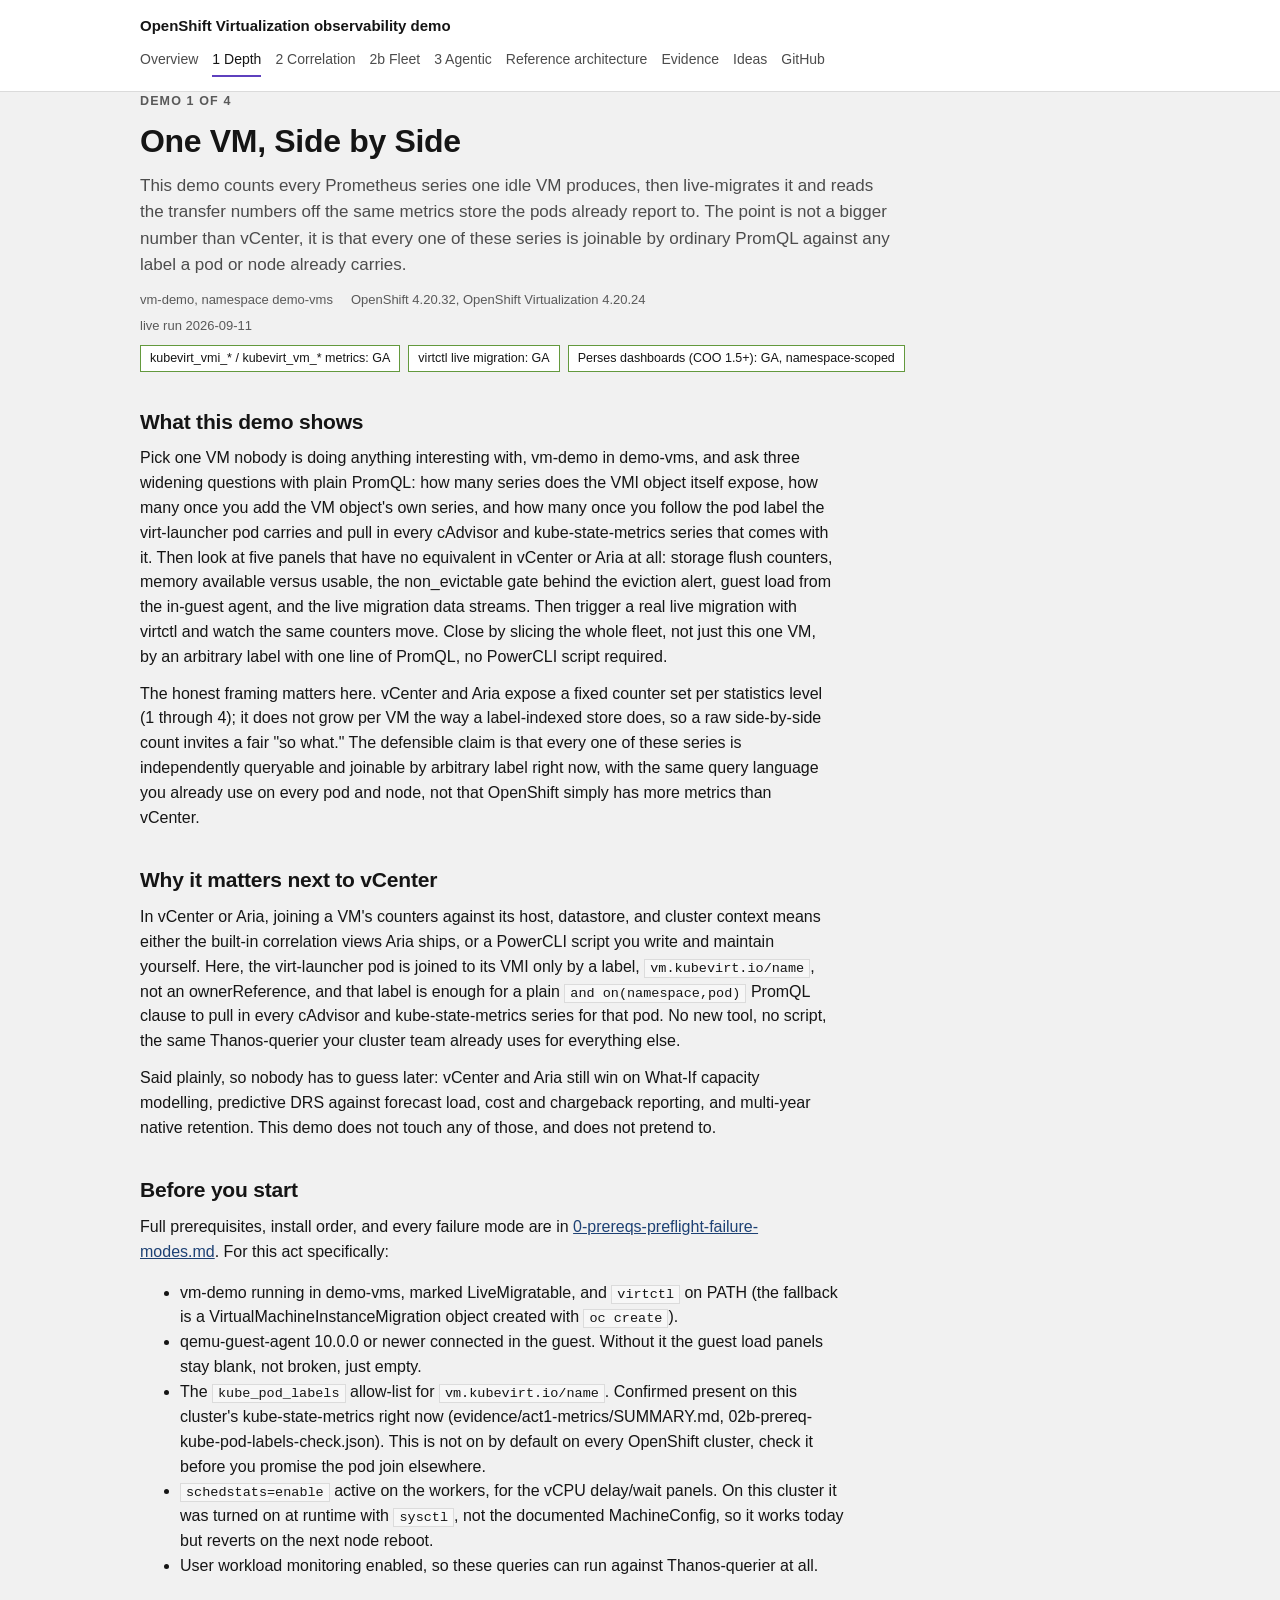
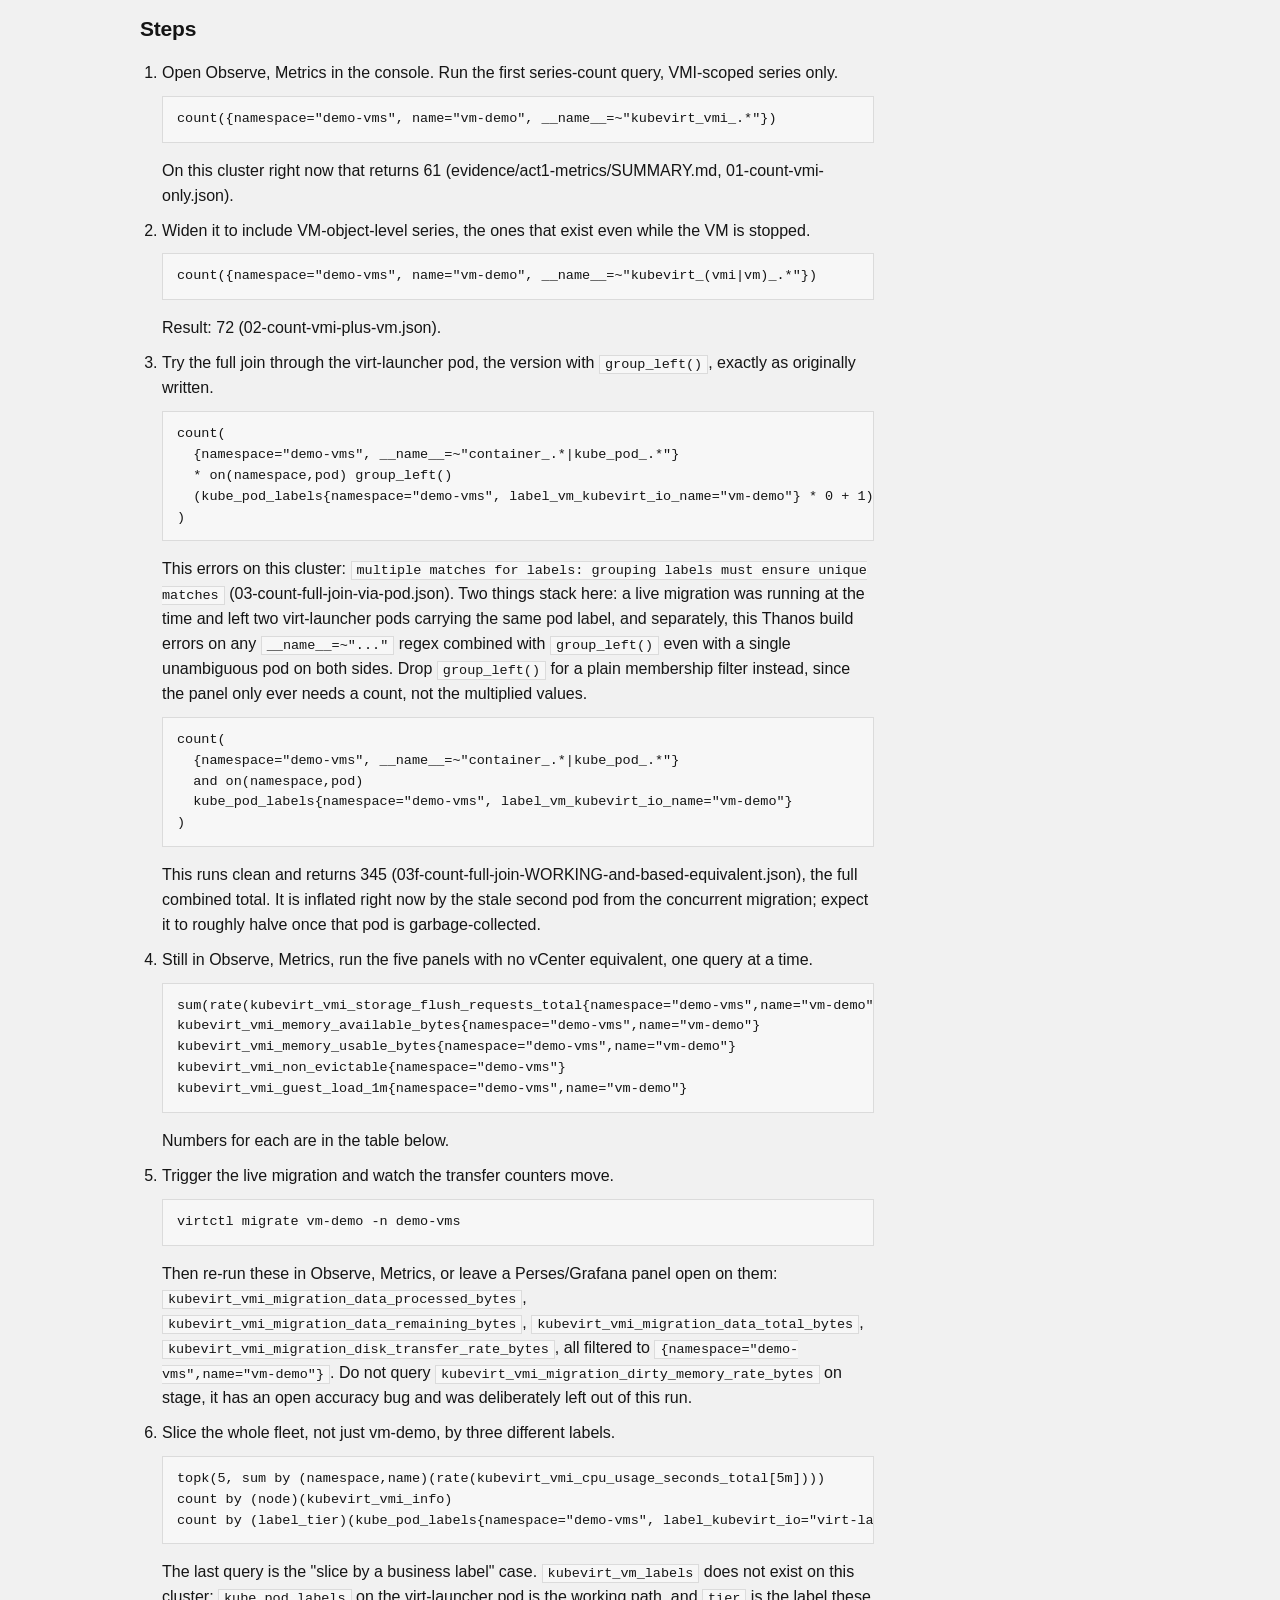
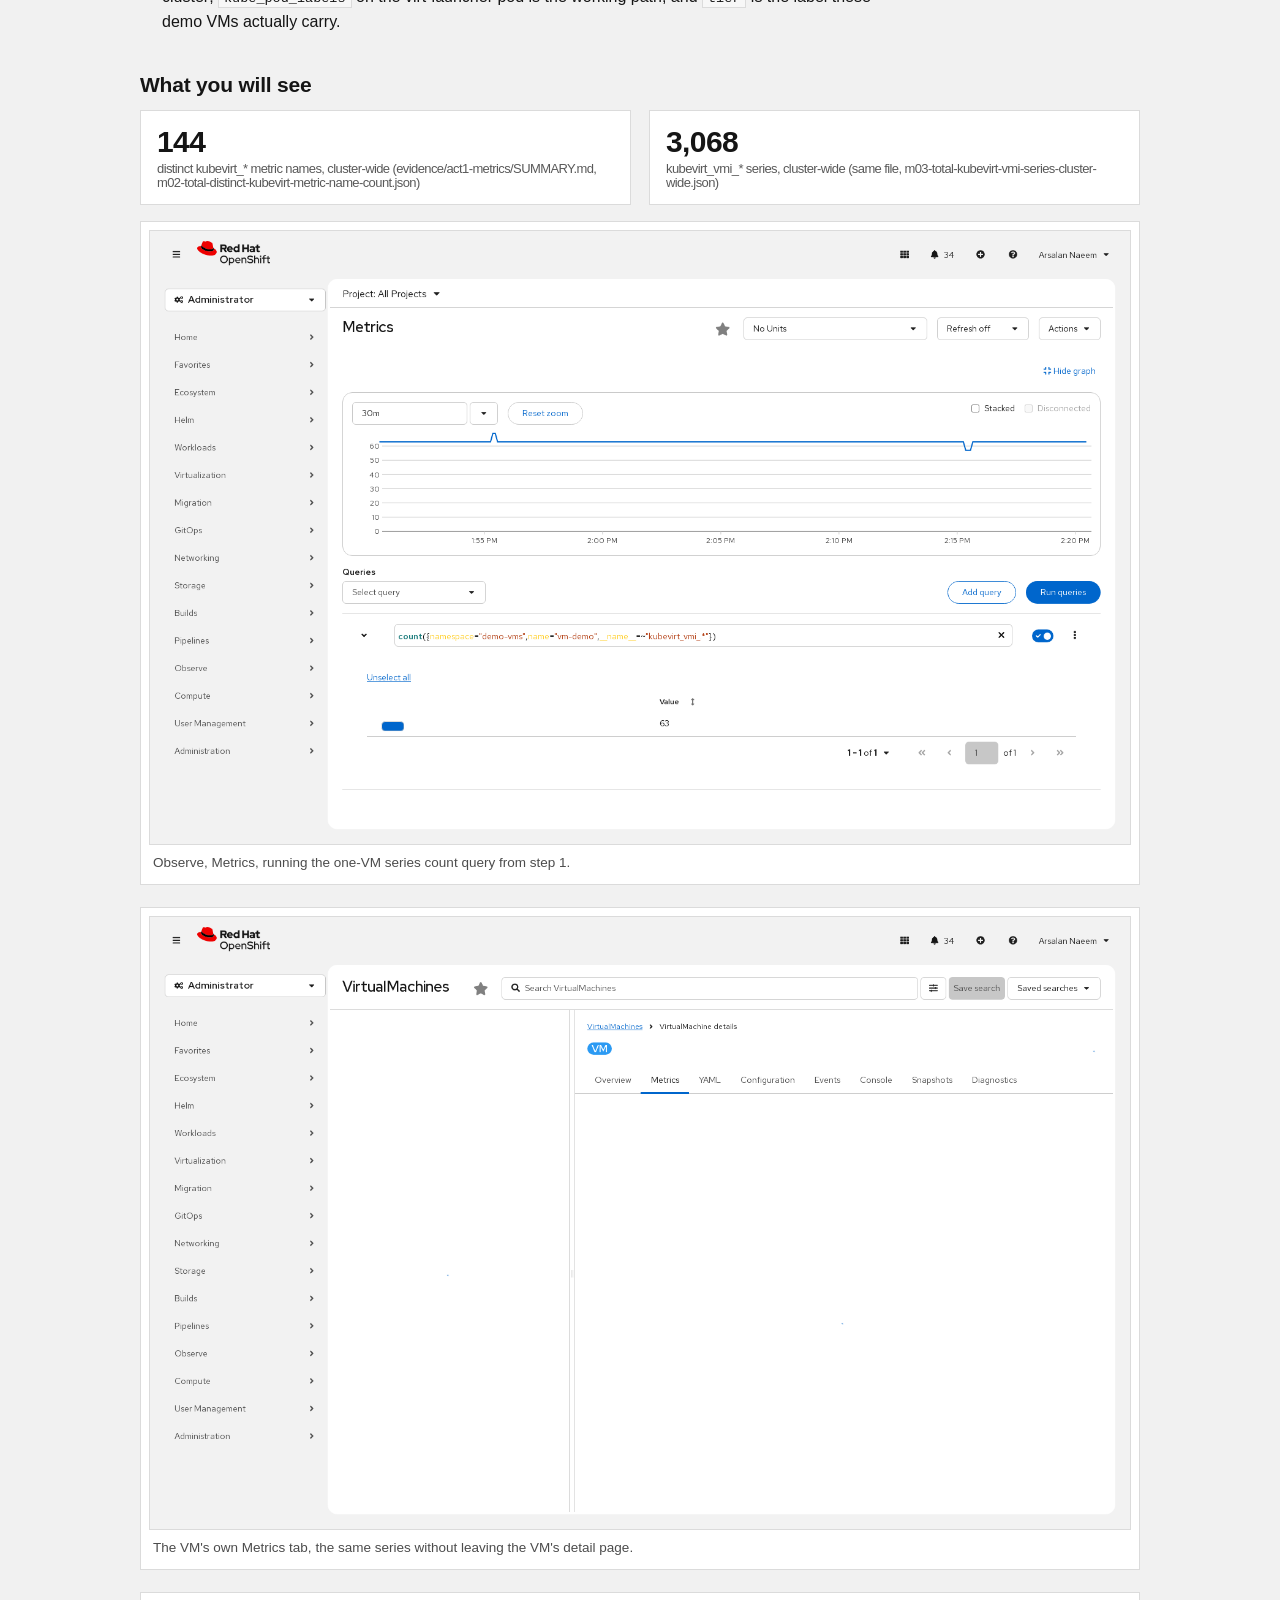
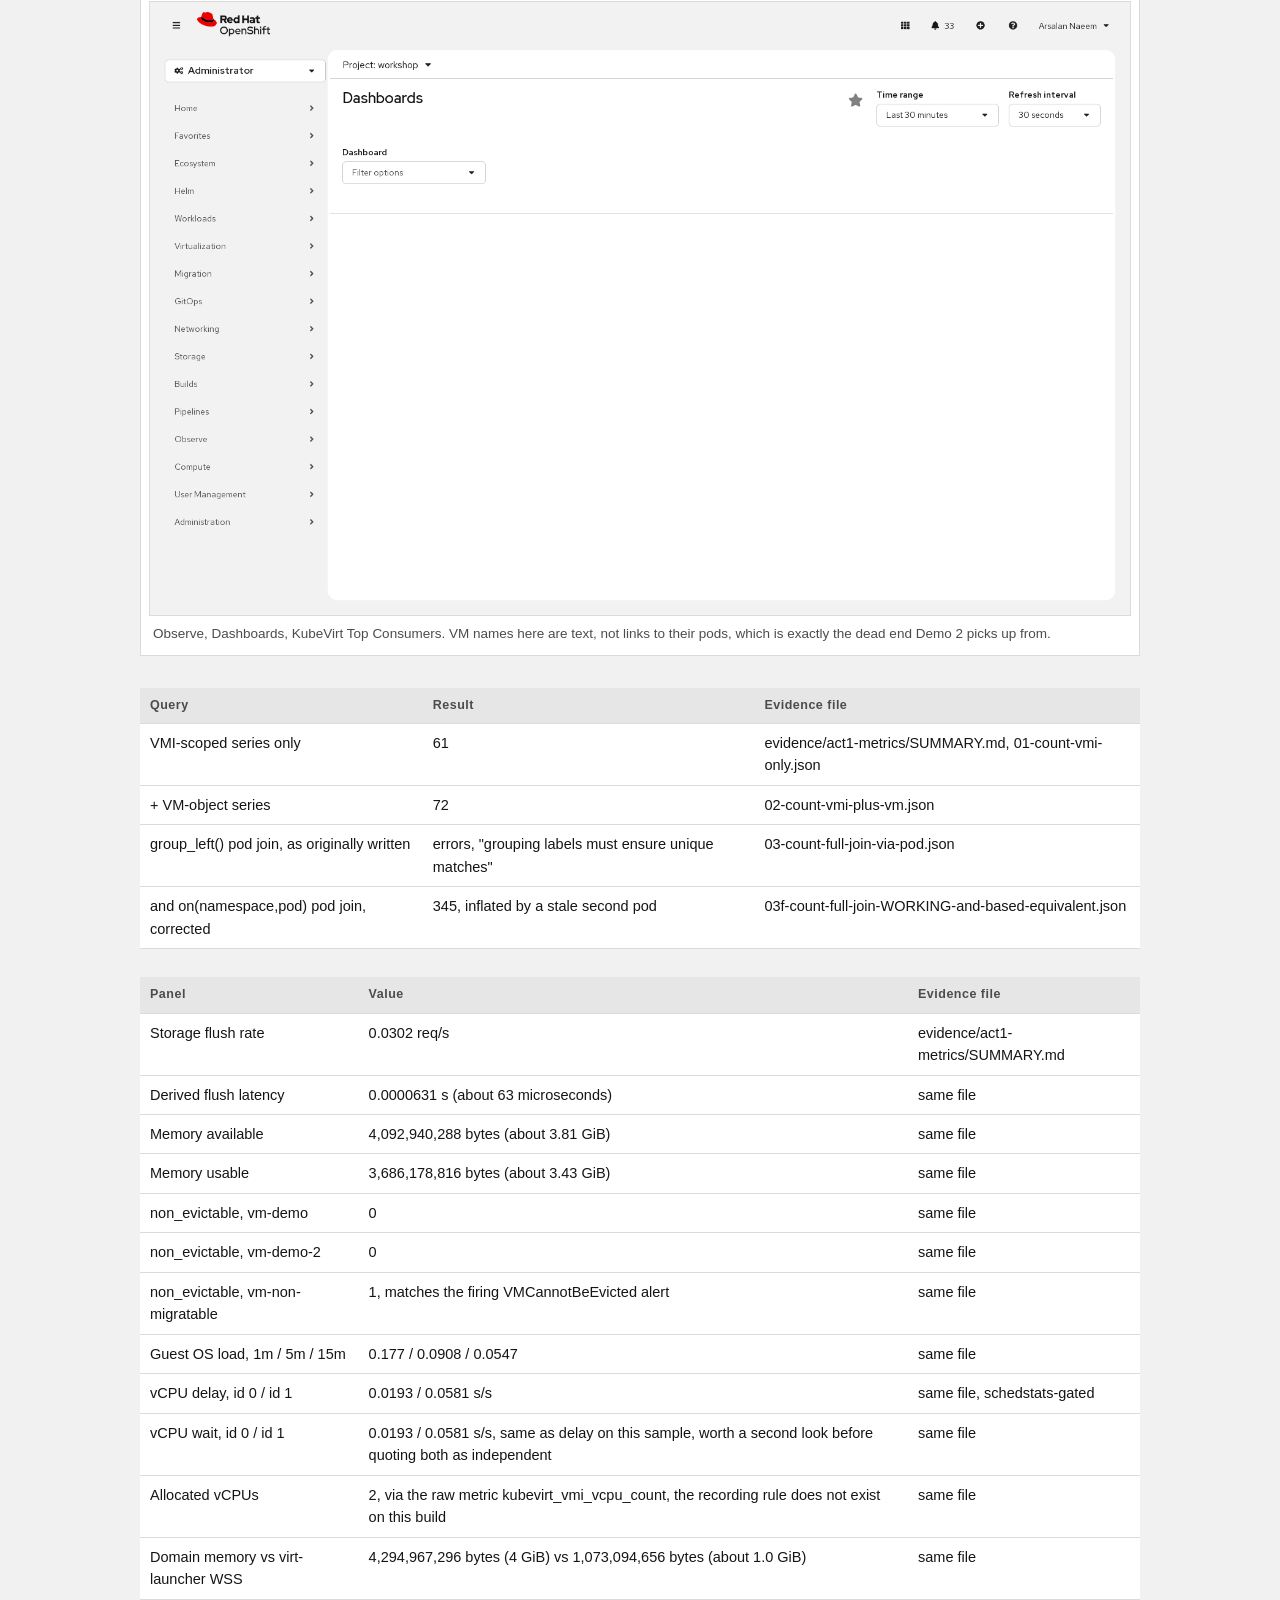
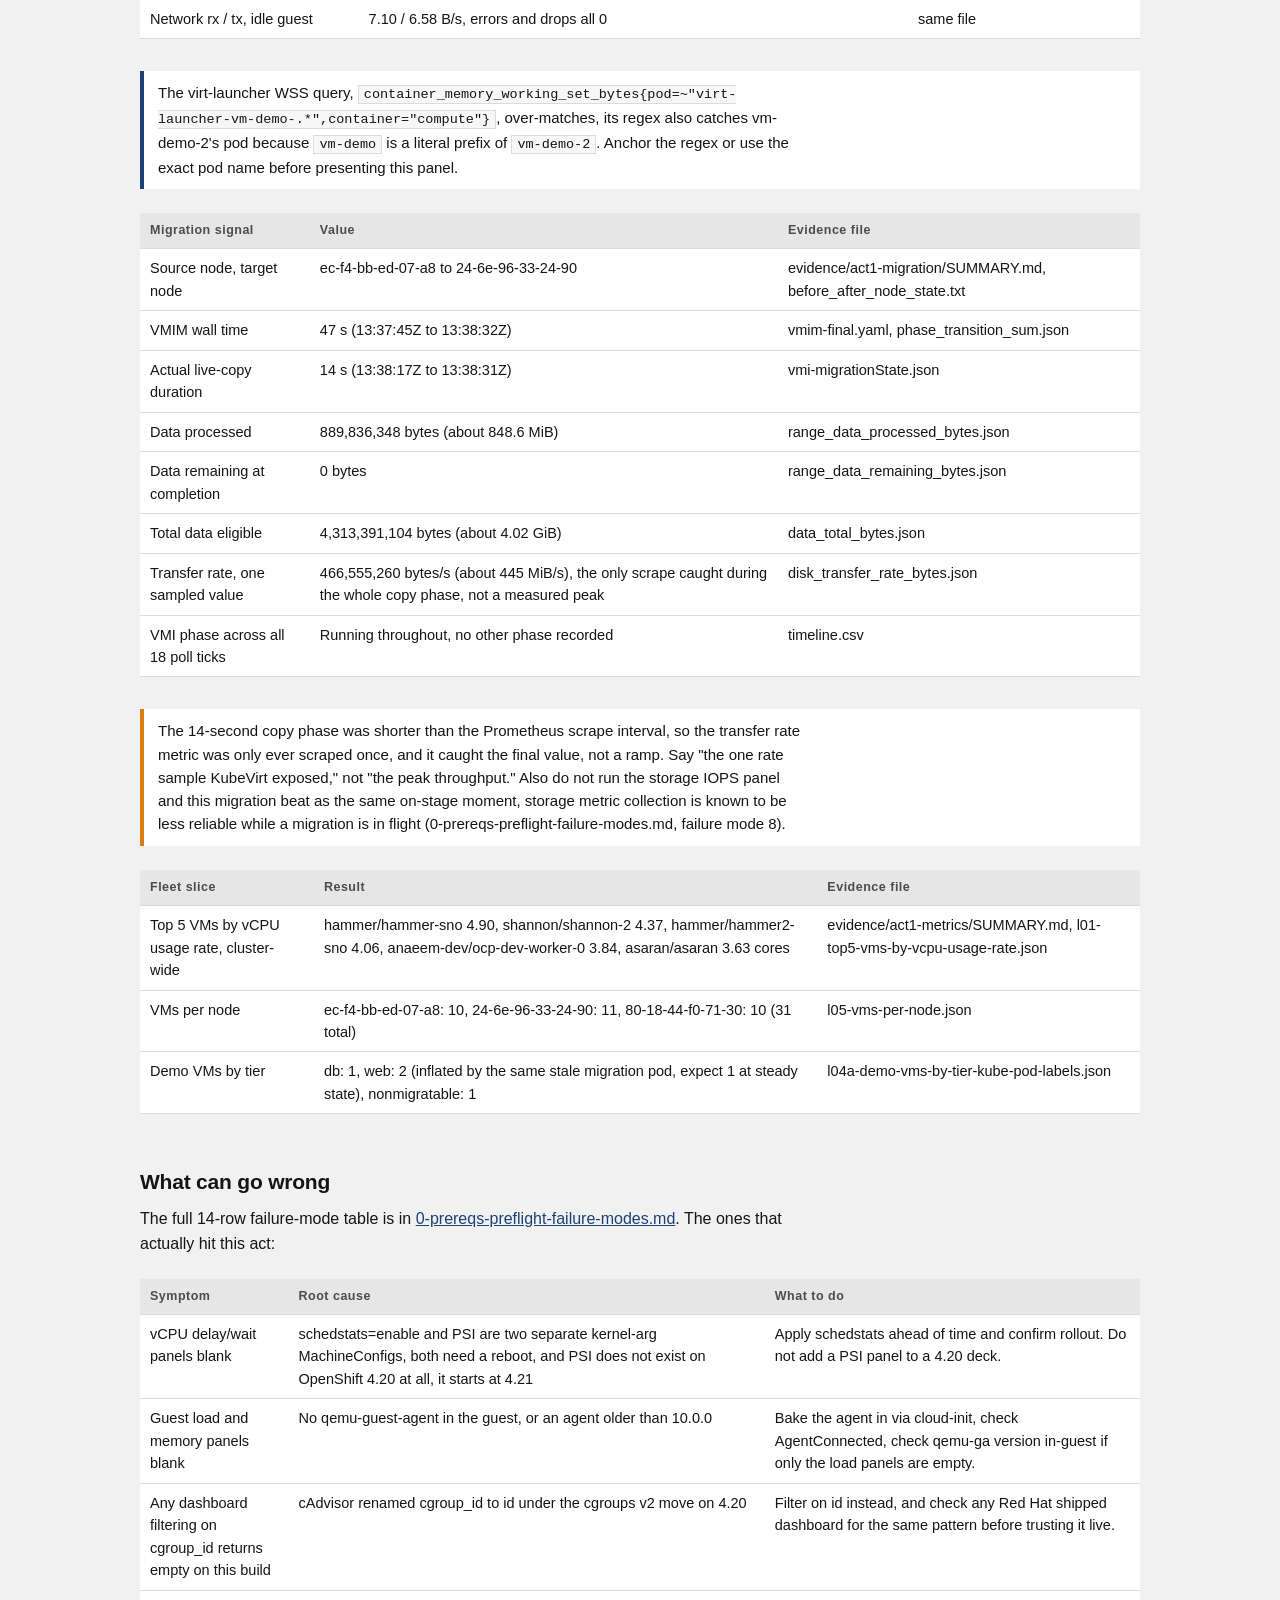
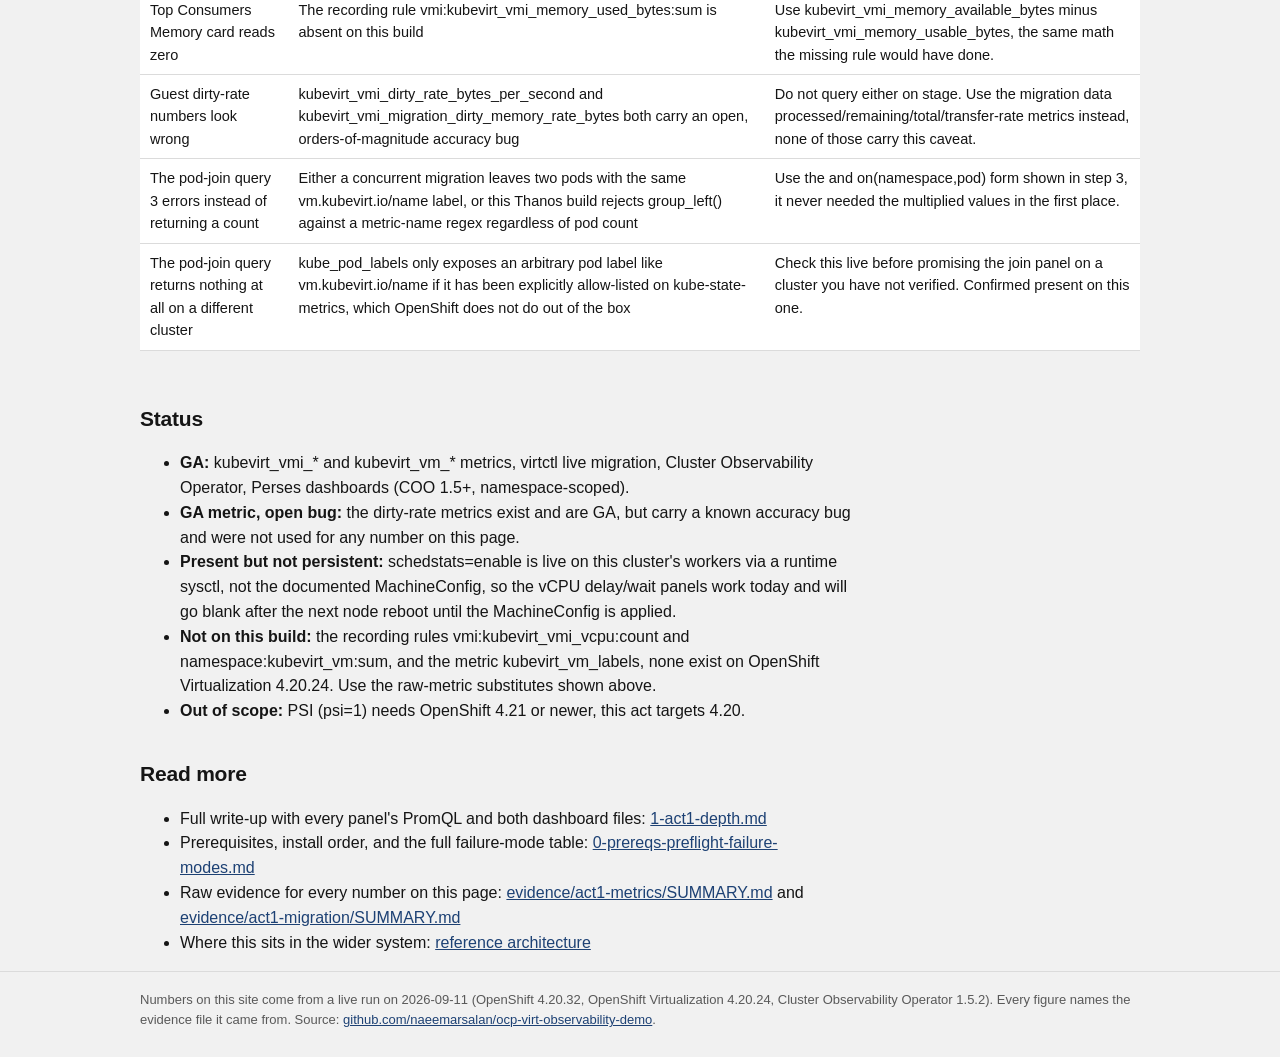
<file: docs/act1-depth.html>
<!doctype html>
<html lang="en">
<head>
<meta charset="utf-8">
<meta name="viewport" content="width=device-width, initial-scale=1">
<title>One VM, Side by Side</title>
<link rel="stylesheet" href="site.css">
</head>
<body>
<header class="top"><div class="shell">
  <a class="brand" href="index.html">OpenShift Virtualization observability demo</a>
  <nav>
    <a href="index.html">Overview</a>
    <a href="act1-depth.html" aria-current="page">1 Depth</a>
    <a href="act2-correlation.html">2 Correlation</a>
    <a href="act2b-fleet.html">2b Fleet</a>
    <a href="act3-agentic.html">3 Agentic</a>
    <a href="reference-architecture.html">Reference architecture</a>
    <a href="evidence.html">Evidence</a>
    <a href="ideas.html">Ideas</a>
    <a href="https://github.com/naeemarsalan/ocp-virt-observability-demo">GitHub</a>
  </nav>
</div></header>
<main class="shell">

<p class="kicker">Demo 1 of 4</p>
<h1>One VM, Side by Side</h1>
<p class="lead">This demo counts every Prometheus series one idle VM produces, then live-migrates it and reads the transfer numbers off the same metrics store the pods already report to. The point is not a bigger number than vCenter, it is that every one of these series is joinable by ordinary PromQL against any label a pod or node already carries.</p>
<p class="meta"><span>vm-demo, namespace demo-vms</span><span>OpenShift 4.20.32, OpenShift Virtualization 4.20.24</span><span>live run 2026-09-11</span></p>

<div class="status">
  <span class="ga">kubevirt_vmi_* / kubevirt_vm_* metrics: GA</span>
  <span class="ga">virtctl live migration: GA</span>
  <span class="ga">Perses dashboards (COO 1.5+): GA, namespace-scoped</span>
</div>

<h2>What this demo shows</h2>
<p>Pick one VM nobody is doing anything interesting with, vm-demo in demo-vms, and ask three widening questions with plain PromQL: how many series does the VMI object itself expose, how many once you add the VM object's own series, and how many once you follow the pod label the virt-launcher pod carries and pull in every cAdvisor and kube-state-metrics series that comes with it. Then look at five panels that have no equivalent in vCenter or Aria at all: storage flush counters, memory available versus usable, the non_evictable gate behind the eviction alert, guest load from the in-guest agent, and the live migration data streams. Then trigger a real live migration with virtctl and watch the same counters move. Close by slicing the whole fleet, not just this one VM, by an arbitrary label with one line of PromQL, no PowerCLI script required.</p>
<p>The honest framing matters here. vCenter and Aria expose a fixed counter set per statistics level (1 through 4); it does not grow per VM the way a label-indexed store does, so a raw side-by-side count invites a fair "so what." The defensible claim is that every one of these series is independently queryable and joinable by arbitrary label right now, with the same query language you already use on every pod and node, not that OpenShift simply has more metrics than vCenter.</p>

<h2>Why it matters next to vCenter</h2>
<p>In vCenter or Aria, joining a VM's counters against its host, datastore, and cluster context means either the built-in correlation views Aria ships, or a PowerCLI script you write and maintain yourself. Here, the virt-launcher pod is joined to its VMI only by a label, <code>vm.kubevirt.io/name</code>, not an ownerReference, and that label is enough for a plain <code>and on(namespace,pod)</code> PromQL clause to pull in every cAdvisor and kube-state-metrics series for that pod. No new tool, no script, the same Thanos-querier your cluster team already uses for everything else.</p>
<p>Said plainly, so nobody has to guess later: vCenter and Aria still win on What-If capacity modelling, predictive DRS against forecast load, cost and chargeback reporting, and multi-year native retention. This demo does not touch any of those, and does not pretend to.</p>

<h2>Before you start</h2>
<p>Full prerequisites, install order, and every failure mode are in <a href="https://github.com/naeemarsalan/ocp-virt-observability-demo/blob/main/0-prereqs-preflight-failure-modes.md">0-prereqs-preflight-failure-modes.md</a>. For this act specifically:</p>
<ul>
<li>vm-demo running in demo-vms, marked LiveMigratable, and <code>virtctl</code> on PATH (the fallback is a VirtualMachineInstanceMigration object created with <code>oc create</code>).</li>
<li>qemu-guest-agent 10.0.0 or newer connected in the guest. Without it the guest load panels stay blank, not broken, just empty.</li>
<li>The <code>kube_pod_labels</code> allow-list for <code>vm.kubevirt.io/name</code>. Confirmed present on this cluster's kube-state-metrics right now (evidence/act1-metrics/SUMMARY.md, 02b-prereq-kube-pod-labels-check.json). This is not on by default on every OpenShift cluster, check it before you promise the pod join elsewhere.</li>
<li><code>schedstats=enable</code> active on the workers, for the vCPU delay/wait panels. On this cluster it was turned on at runtime with <code>sysctl</code>, not the documented MachineConfig, so it works today but reverts on the next node reboot.</li>
<li>User workload monitoring enabled, so these queries can run against Thanos-querier at all.</li>
</ul>

<h2>Steps</h2>
<ol class="steps">
<li>Open Observe, Metrics in the console. Run the first series-count query, VMI-scoped series only.
<pre><code>count({namespace="demo-vms", name="vm-demo", __name__=~"kubevirt_vmi_.*"})</code></pre>
On this cluster right now that returns 61 (evidence/act1-metrics/SUMMARY.md, 01-count-vmi-only.json).
</li>
<li>Widen it to include VM-object-level series, the ones that exist even while the VM is stopped.
<pre><code>count({namespace="demo-vms", name="vm-demo", __name__=~"kubevirt_(vmi|vm)_.*"})</code></pre>
Result: 72 (02-count-vmi-plus-vm.json).
</li>
<li>Try the full join through the virt-launcher pod, the version with <code>group_left()</code>, exactly as originally written.
<pre><code>count(
  {namespace="demo-vms", __name__=~"container_.*|kube_pod_.*"}
  * on(namespace,pod) group_left()
  (kube_pod_labels{namespace="demo-vms", label_vm_kubevirt_io_name="vm-demo"} * 0 + 1)
)</code></pre>
This errors on this cluster: <code>multiple matches for labels: grouping labels must ensure unique matches</code> (03-count-full-join-via-pod.json). Two things stack here: a live migration was running at the time and left two virt-launcher pods carrying the same pod label, and separately, this Thanos build errors on any <code>__name__=~"..."</code> regex combined with <code>group_left()</code> even with a single unambiguous pod on both sides. Drop <code>group_left()</code> for a plain membership filter instead, since the panel only ever needs a count, not the multiplied values.
<pre><code>count(
  {namespace="demo-vms", __name__=~"container_.*|kube_pod_.*"}
  and on(namespace,pod)
  kube_pod_labels{namespace="demo-vms", label_vm_kubevirt_io_name="vm-demo"}
)</code></pre>
This runs clean and returns 345 (03f-count-full-join-WORKING-and-based-equivalent.json), the full combined total. It is inflated right now by the stale second pod from the concurrent migration; expect it to roughly halve once that pod is garbage-collected.
</li>
<li>Still in Observe, Metrics, run the five panels with no vCenter equivalent, one query at a time.
<pre><code>sum(rate(kubevirt_vmi_storage_flush_requests_total{namespace="demo-vms",name="vm-demo"}[5m]))
kubevirt_vmi_memory_available_bytes{namespace="demo-vms",name="vm-demo"}
kubevirt_vmi_memory_usable_bytes{namespace="demo-vms",name="vm-demo"}
kubevirt_vmi_non_evictable{namespace="demo-vms"}
kubevirt_vmi_guest_load_1m{namespace="demo-vms",name="vm-demo"}</code></pre>
Numbers for each are in the table below.
</li>
<li>Trigger the live migration and watch the transfer counters move.
<pre><code>virtctl migrate vm-demo -n demo-vms</code></pre>
Then re-run these in Observe, Metrics, or leave a Perses/Grafana panel open on them: <code>kubevirt_vmi_migration_data_processed_bytes</code>, <code>kubevirt_vmi_migration_data_remaining_bytes</code>, <code>kubevirt_vmi_migration_data_total_bytes</code>, <code>kubevirt_vmi_migration_disk_transfer_rate_bytes</code>, all filtered to <code>{namespace="demo-vms",name="vm-demo"}</code>. Do not query <code>kubevirt_vmi_migration_dirty_memory_rate_bytes</code> on stage, it has an open accuracy bug and was deliberately left out of this run.
</li>
<li>Slice the whole fleet, not just vm-demo, by three different labels.
<pre><code>topk(5, sum by (namespace,name)(rate(kubevirt_vmi_cpu_usage_seconds_total[5m])))
count by (node)(kubevirt_vmi_info)
count by (label_tier)(kube_pod_labels{namespace="demo-vms", label_kubevirt_io="virt-launcher"})</code></pre>
The last query is the "slice by a business label" case. <code>kubevirt_vm_labels</code> does not exist on this cluster; <code>kube_pod_labels</code> on the virt-launcher pod is the working path, and <code>tier</code> is the label these demo VMs actually carry.
</li>
</ol>

<h2>What you will see</h2>

<div class="twocol">
  <div class="card"><div class="num">144<small>distinct kubevirt_* metric names, cluster-wide (evidence/act1-metrics/SUMMARY.md, m02-total-distinct-kubevirt-metric-name-count.json)</small></div></div>
  <div class="card"><div class="num">3,068<small>kubevirt_vmi_* series, cluster-wide (same file, m03-total-kubevirt-vmi-series-cluster-wide.json)</small></div></div>
</div>

<figure>
  <img src="img/console-metrics-series-count-one-vm.png" alt="OpenShift console Observe, Metrics page showing the one-VM series count PromQL query and its result">
  <figcaption>Observe, Metrics, running the one-VM series count query from step 1.</figcaption>
</figure>
<figure>
  <img src="img/console-vm-metrics-tab.png" alt="The VirtualMachine detail page's own Metrics tab showing per-VM charts">
  <figcaption>The VM's own Metrics tab, the same series without leaving the VM's detail page.</figcaption>
</figure>
<figure>
  <img src="img/console-dashboard-kubevirt-top-consumers.png" alt="Observe, Dashboards, KubeVirt Top Consumers built-in dashboard listing VM names as plain text">
  <figcaption>Observe, Dashboards, KubeVirt Top Consumers. VM names here are text, not links to their pods, which is exactly the dead end Demo 2 picks up from.</figcaption>
</figure>

<div class="tw">
<table>
<thead><tr><th>Query</th><th>Result</th><th>Evidence file</th></tr></thead>
<tbody>
<tr><td>VMI-scoped series only</td><td>61</td><td>evidence/act1-metrics/SUMMARY.md, 01-count-vmi-only.json</td></tr>
<tr><td>+ VM-object series</td><td>72</td><td>02-count-vmi-plus-vm.json</td></tr>
<tr><td>group_left() pod join, as originally written</td><td>errors, "grouping labels must ensure unique matches"</td><td>03-count-full-join-via-pod.json</td></tr>
<tr><td>and on(namespace,pod) pod join, corrected</td><td>345, inflated by a stale second pod</td><td>03f-count-full-join-WORKING-and-based-equivalent.json</td></tr>
</tbody>
</table>
</div>

<div class="tw">
<table>
<thead><tr><th>Panel</th><th>Value</th><th>Evidence file</th></tr></thead>
<tbody>
<tr><td>Storage flush rate</td><td>0.0302 req/s</td><td>evidence/act1-metrics/SUMMARY.md</td></tr>
<tr><td>Derived flush latency</td><td>0.0000631 s (about 63 microseconds)</td><td>same file</td></tr>
<tr><td>Memory available</td><td>4,092,940,288 bytes (about 3.81 GiB)</td><td>same file</td></tr>
<tr><td>Memory usable</td><td>3,686,178,816 bytes (about 3.43 GiB)</td><td>same file</td></tr>
<tr><td>non_evictable, vm-demo</td><td>0</td><td>same file</td></tr>
<tr><td>non_evictable, vm-demo-2</td><td>0</td><td>same file</td></tr>
<tr><td>non_evictable, vm-non-migratable</td><td>1, matches the firing VMCannotBeEvicted alert</td><td>same file</td></tr>
<tr><td>Guest OS load, 1m / 5m / 15m</td><td>0.177 / 0.0908 / 0.0547</td><td>same file</td></tr>
<tr><td>vCPU delay, id 0 / id 1</td><td>0.0193 / 0.0581 s/s</td><td>same file, schedstats-gated</td></tr>
<tr><td>vCPU wait, id 0 / id 1</td><td>0.0193 / 0.0581 s/s, same as delay on this sample, worth a second look before quoting both as independent</td><td>same file</td></tr>
<tr><td>Allocated vCPUs</td><td>2, via the raw metric kubevirt_vmi_vcpu_count, the recording rule does not exist on this build</td><td>same file</td></tr>
<tr><td>Domain memory vs virt-launcher WSS</td><td>4,294,967,296 bytes (4 GiB) vs 1,073,094,656 bytes (about 1.0 GiB)</td><td>same file</td></tr>
<tr><td>Network rx / tx, idle guest</td><td>7.10 / 6.58 B/s, errors and drops all 0</td><td>same file</td></tr>
</tbody>
</table>
</div>

<div class="note">
<p>The virt-launcher WSS query, <code>container_memory_working_set_bytes{pod=~"virt-launcher-vm-demo-.*",container="compute"}</code>, over-matches, its regex also catches vm-demo-2's pod because <code>vm-demo</code> is a literal prefix of <code>vm-demo-2</code>. Anchor the regex or use the exact pod name before presenting this panel.</p>
</div>

<div class="tw">
<table>
<thead><tr><th>Migration signal</th><th>Value</th><th>Evidence file</th></tr></thead>
<tbody>
<tr><td>Source node, target node</td><td>ec-f4-bb-ed-07-a8 to 24-6e-96-33-24-90</td><td>evidence/act1-migration/SUMMARY.md, before_after_node_state.txt</td></tr>
<tr><td>VMIM wall time</td><td>47 s (13:37:45Z to 13:38:32Z)</td><td>vmim-final.yaml, phase_transition_sum.json</td></tr>
<tr><td>Actual live-copy duration</td><td>14 s (13:38:17Z to 13:38:31Z)</td><td>vmi-migrationState.json</td></tr>
<tr><td>Data processed</td><td>889,836,348 bytes (about 848.6 MiB)</td><td>range_data_processed_bytes.json</td></tr>
<tr><td>Data remaining at completion</td><td>0 bytes</td><td>range_data_remaining_bytes.json</td></tr>
<tr><td>Total data eligible</td><td>4,313,391,104 bytes (about 4.02 GiB)</td><td>data_total_bytes.json</td></tr>
<tr><td>Transfer rate, one sampled value</td><td>466,555,260 bytes/s (about 445 MiB/s), the only scrape caught during the whole copy phase, not a measured peak</td><td>disk_transfer_rate_bytes.json</td></tr>
<tr><td>VMI phase across all 18 poll ticks</td><td>Running throughout, no other phase recorded</td><td>timeline.csv</td></tr>
</tbody>
</table>
</div>

<div class="warn">
<p>The 14-second copy phase was shorter than the Prometheus scrape interval, so the transfer rate metric was only ever scraped once, and it caught the final value, not a ramp. Say "the one rate sample KubeVirt exposed," not "the peak throughput." Also do not run the storage IOPS panel and this migration beat as the same on-stage moment, storage metric collection is known to be less reliable while a migration is in flight (0-prereqs-preflight-failure-modes.md, failure mode 8).</p>
</div>

<div class="tw">
<table>
<thead><tr><th>Fleet slice</th><th>Result</th><th>Evidence file</th></tr></thead>
<tbody>
<tr><td>Top 5 VMs by vCPU usage rate, cluster-wide</td><td>hammer/hammer-sno 4.90, shannon/shannon-2 4.37, hammer/hammer2-sno 4.06, anaeem-dev/ocp-dev-worker-0 3.84, asaran/asaran 3.63 cores</td><td>evidence/act1-metrics/SUMMARY.md, l01-top5-vms-by-vcpu-usage-rate.json</td></tr>
<tr><td>VMs per node</td><td>ec-f4-bb-ed-07-a8: 10, 24-6e-96-33-24-90: 11, 80-18-44-f0-71-30: 10 (31 total)</td><td>l05-vms-per-node.json</td></tr>
<tr><td>Demo VMs by tier</td><td>db: 1, web: 2 (inflated by the same stale migration pod, expect 1 at steady state), nonmigratable: 1</td><td>l04a-demo-vms-by-tier-kube-pod-labels.json</td></tr>
</tbody>
</table>
</div>

<h2>What can go wrong</h2>
<p>The full 14-row failure-mode table is in <a href="https://github.com/naeemarsalan/ocp-virt-observability-demo/blob/main/0-prereqs-preflight-failure-modes.md">0-prereqs-preflight-failure-modes.md</a>. The ones that actually hit this act:</p>

<div class="tw">
<table>
<thead><tr><th>Symptom</th><th>Root cause</th><th>What to do</th></tr></thead>
<tbody>
<tr><td>vCPU delay/wait panels blank</td><td>schedstats=enable and PSI are two separate kernel-arg MachineConfigs, both need a reboot, and PSI does not exist on OpenShift 4.20 at all, it starts at 4.21</td><td>Apply schedstats ahead of time and confirm rollout. Do not add a PSI panel to a 4.20 deck.</td></tr>
<tr><td>Guest load and memory panels blank</td><td>No qemu-guest-agent in the guest, or an agent older than 10.0.0</td><td>Bake the agent in via cloud-init, check AgentConnected, check qemu-ga version in-guest if only the load panels are empty.</td></tr>
<tr><td>Any dashboard filtering on cgroup_id returns empty on this build</td><td>cAdvisor renamed cgroup_id to id under the cgroups v2 move on 4.20</td><td>Filter on id instead, and check any Red Hat shipped dashboard for the same pattern before trusting it live.</td></tr>
<tr><td>Top Consumers Memory card reads zero</td><td>The recording rule vmi:kubevirt_vmi_memory_used_bytes:sum is absent on this build</td><td>Use kubevirt_vmi_memory_available_bytes minus kubevirt_vmi_memory_usable_bytes, the same math the missing rule would have done.</td></tr>
<tr><td>Guest dirty-rate numbers look wrong</td><td>kubevirt_vmi_dirty_rate_bytes_per_second and kubevirt_vmi_migration_dirty_memory_rate_bytes both carry an open, orders-of-magnitude accuracy bug</td><td>Do not query either on stage. Use the migration data processed/remaining/total/transfer-rate metrics instead, none of those carry this caveat.</td></tr>
<tr><td>The pod-join query 3 errors instead of returning a count</td><td>Either a concurrent migration leaves two pods with the same vm.kubevirt.io/name label, or this Thanos build rejects group_left() against a metric-name regex regardless of pod count</td><td>Use the and on(namespace,pod) form shown in step 3, it never needed the multiplied values in the first place.</td></tr>
<tr><td>The pod-join query returns nothing at all on a different cluster</td><td>kube_pod_labels only exposes an arbitrary pod label like vm.kubevirt.io/name if it has been explicitly allow-listed on kube-state-metrics, which OpenShift does not do out of the box</td><td>Check this live before promising the join panel on a cluster you have not verified. Confirmed present on this one.</td></tr>
</tbody>
</table>
</div>

<h2>Status</h2>
<ul>
<li><strong>GA:</strong> kubevirt_vmi_* and kubevirt_vm_* metrics, virtctl live migration, Cluster Observability Operator, Perses dashboards (COO 1.5+, namespace-scoped).</li>
<li><strong>GA metric, open bug:</strong> the dirty-rate metrics exist and are GA, but carry a known accuracy bug and were not used for any number on this page.</li>
<li><strong>Present but not persistent:</strong> schedstats=enable is live on this cluster's workers via a runtime sysctl, not the documented MachineConfig, so the vCPU delay/wait panels work today and will go blank after the next node reboot until the MachineConfig is applied.</li>
<li><strong>Not on this build:</strong> the recording rules vmi:kubevirt_vmi_vcpu:count and namespace:kubevirt_vm:sum, and the metric kubevirt_vm_labels, none exist on OpenShift Virtualization 4.20.24. Use the raw-metric substitutes shown above.</li>
<li><strong>Out of scope:</strong> PSI (psi=1) needs OpenShift 4.21 or newer, this act targets 4.20.</li>
</ul>

<h2>Read more</h2>
<ul>
<li>Full write-up with every panel's PromQL and both dashboard files: <a href="https://github.com/naeemarsalan/ocp-virt-observability-demo/blob/main/1-act1-depth.md">1-act1-depth.md</a></li>
<li>Prerequisites, install order, and the full failure-mode table: <a href="https://github.com/naeemarsalan/ocp-virt-observability-demo/blob/main/0-prereqs-preflight-failure-modes.md">0-prereqs-preflight-failure-modes.md</a></li>
<li>Raw evidence for every number on this page: <a href="https://github.com/naeemarsalan/ocp-virt-observability-demo/blob/main/evidence/act1-metrics/SUMMARY.md">evidence/act1-metrics/SUMMARY.md</a> and <a href="https://github.com/naeemarsalan/ocp-virt-observability-demo/blob/main/evidence/act1-migration/SUMMARY.md">evidence/act1-migration/SUMMARY.md</a></li>
<li>Where this sits in the wider system: <a href="reference-architecture.html">reference architecture</a></li>
</ul>

</main>
<footer><div class="shell">Numbers on this site come from a live run on 2026-09-11 (OpenShift 4.20.32, OpenShift Virtualization 4.20.24, Cluster Observability Operator 1.5.2). Every figure names the evidence file it came from. Source: <a href="https://github.com/naeemarsalan/ocp-virt-observability-demo">github.com/naeemarsalan/ocp-virt-observability-demo</a>.</div></footer>
</body>
</html>
</file>
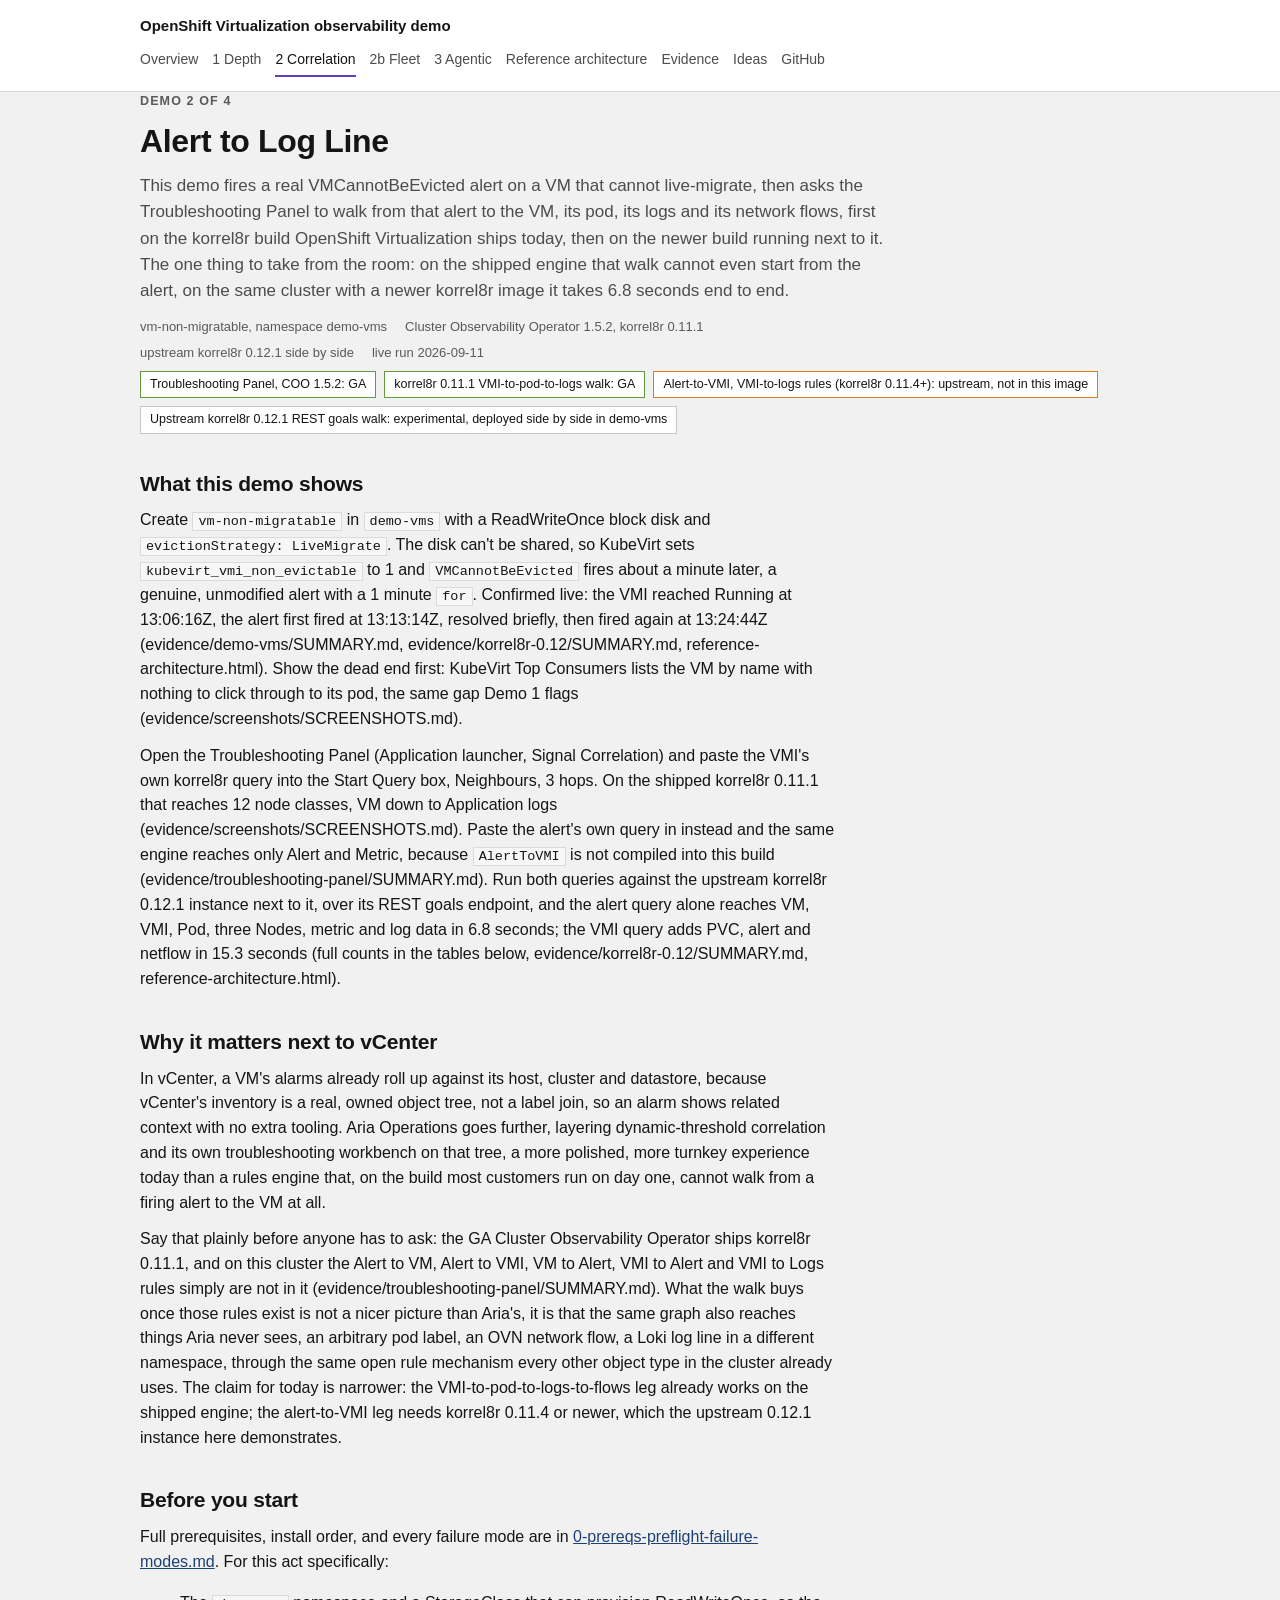
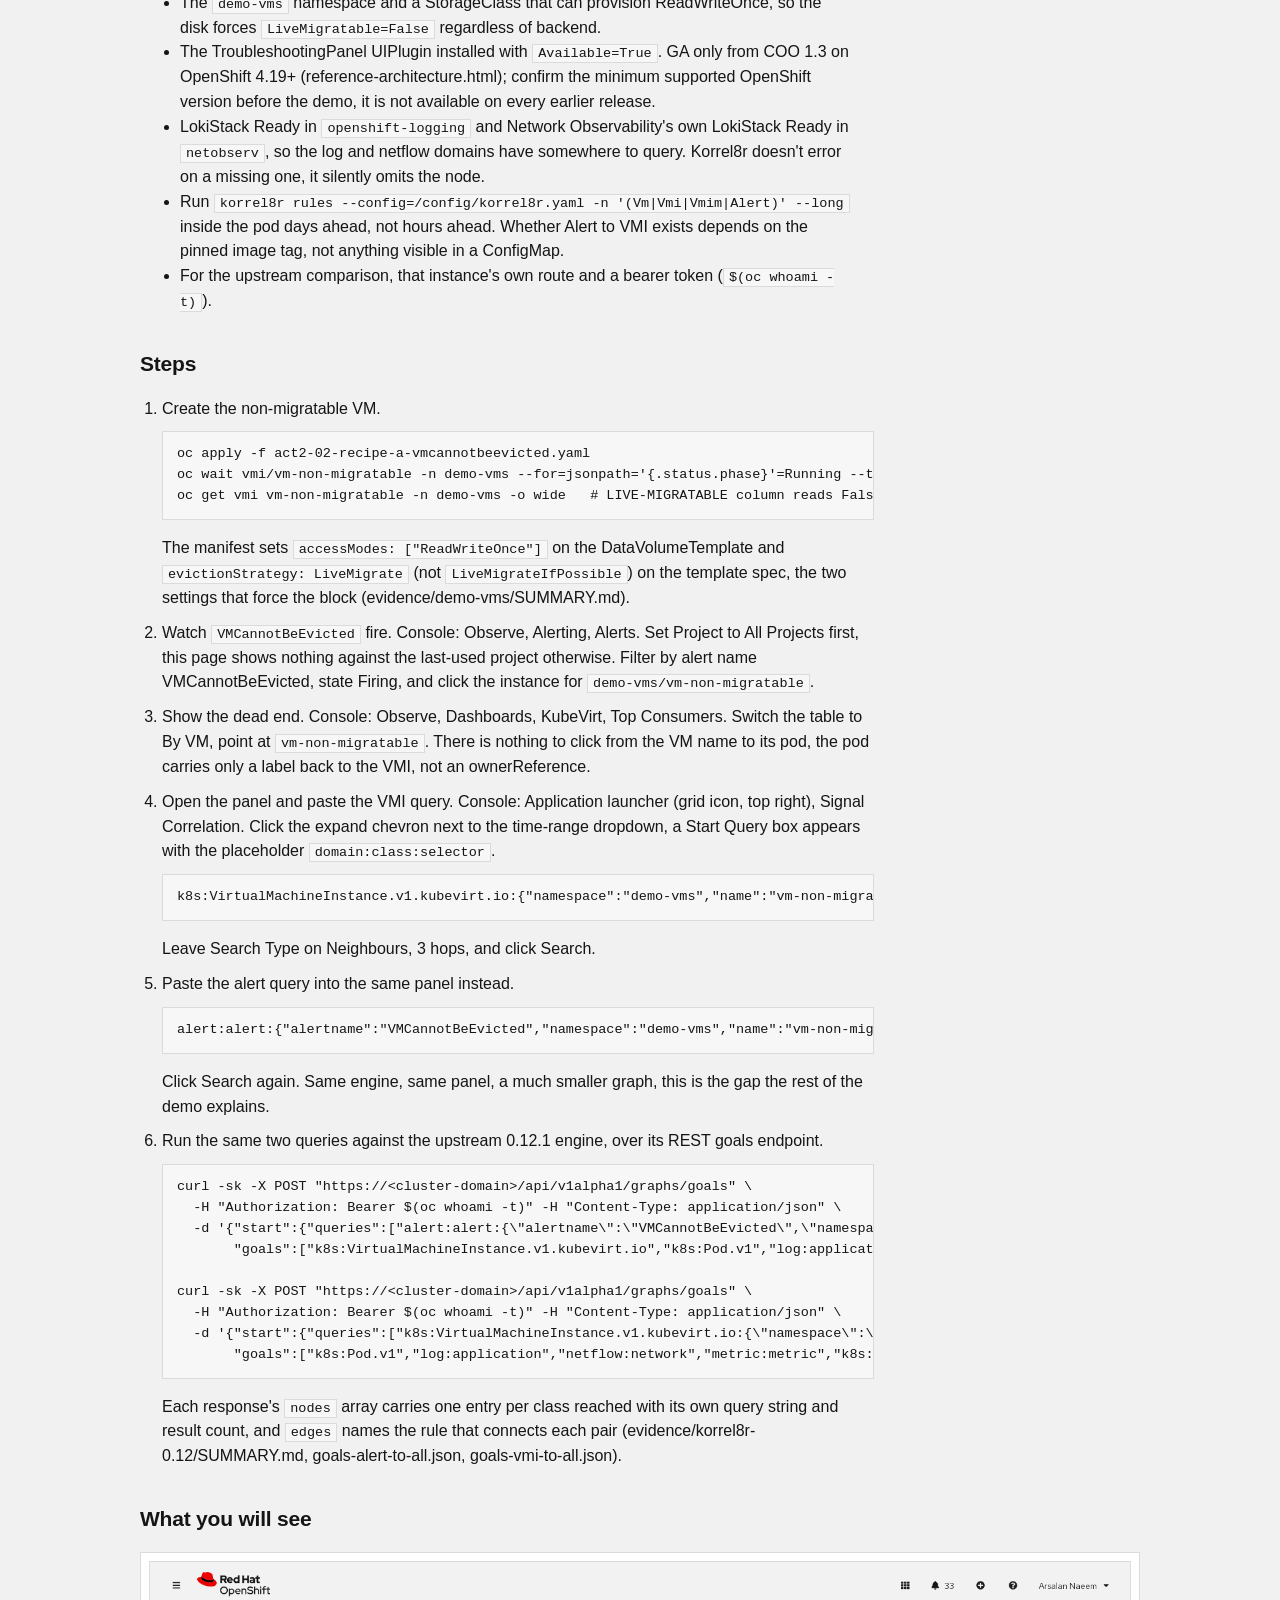
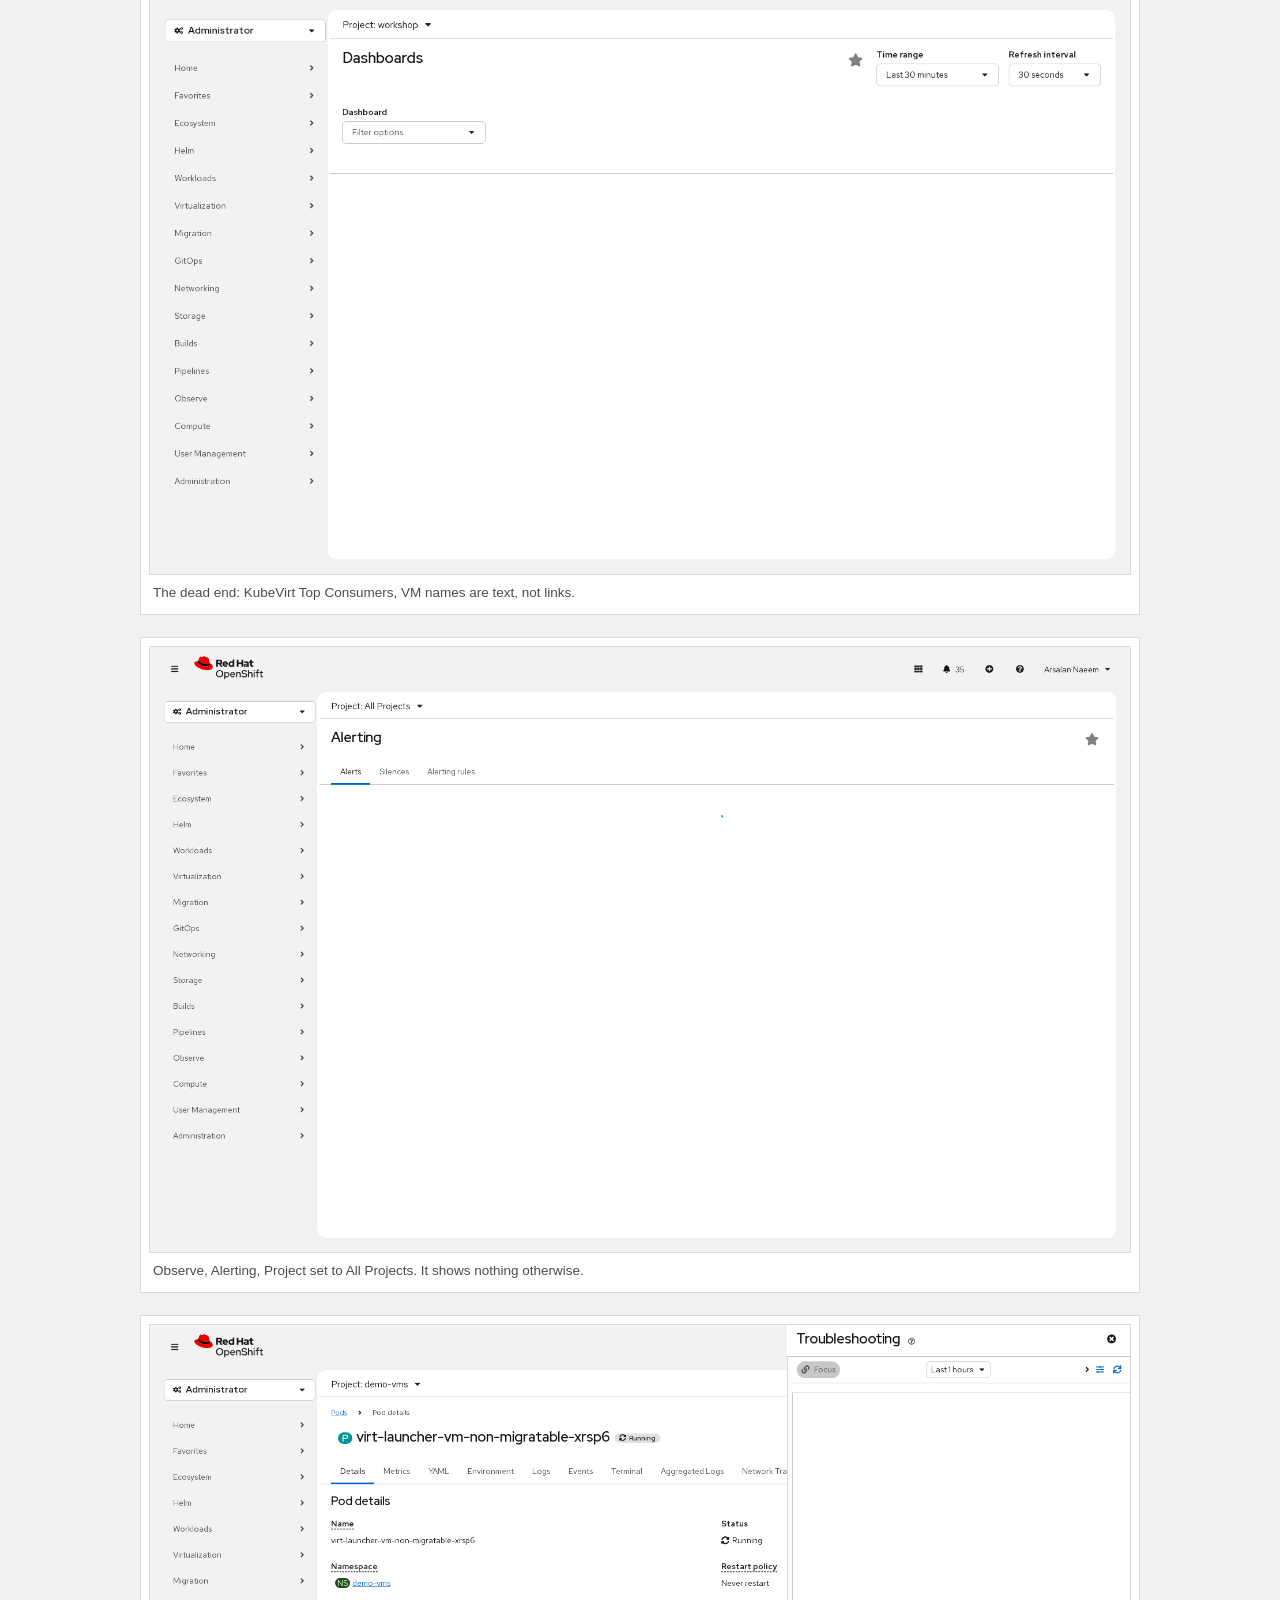
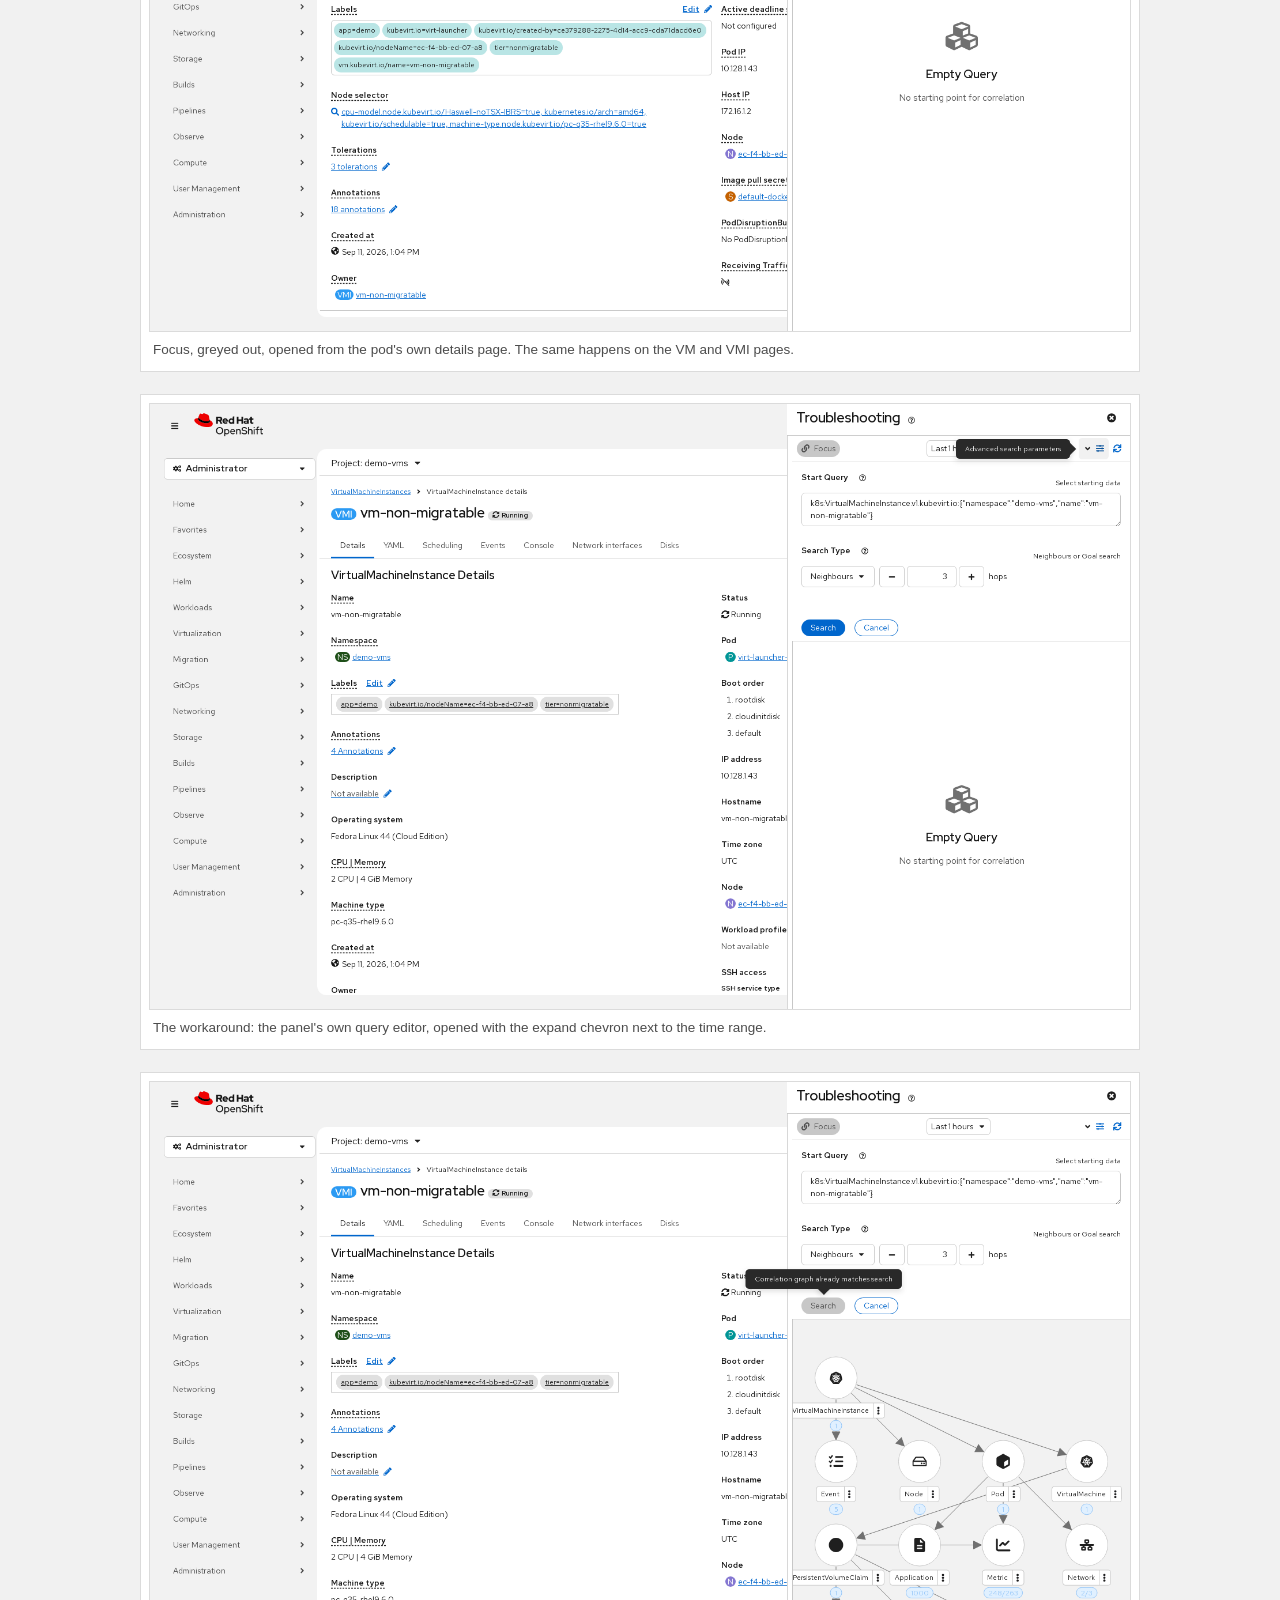
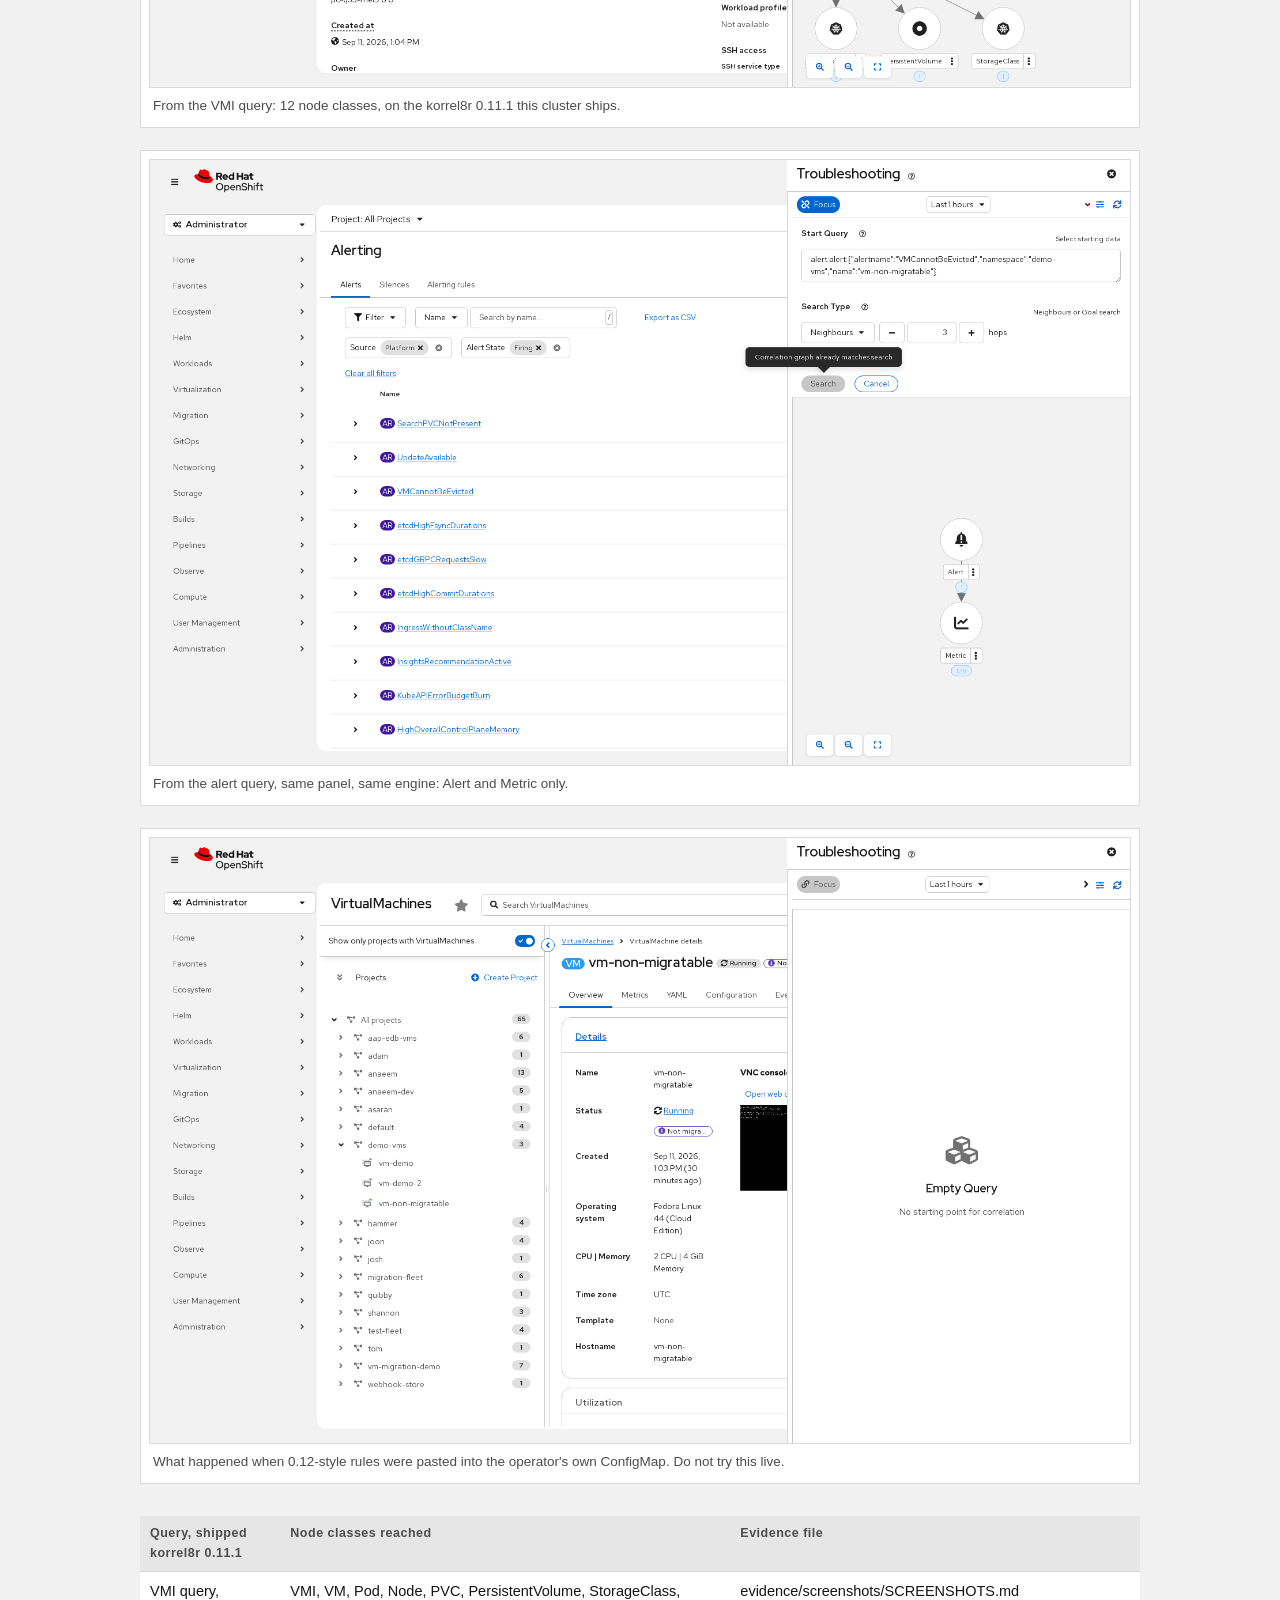
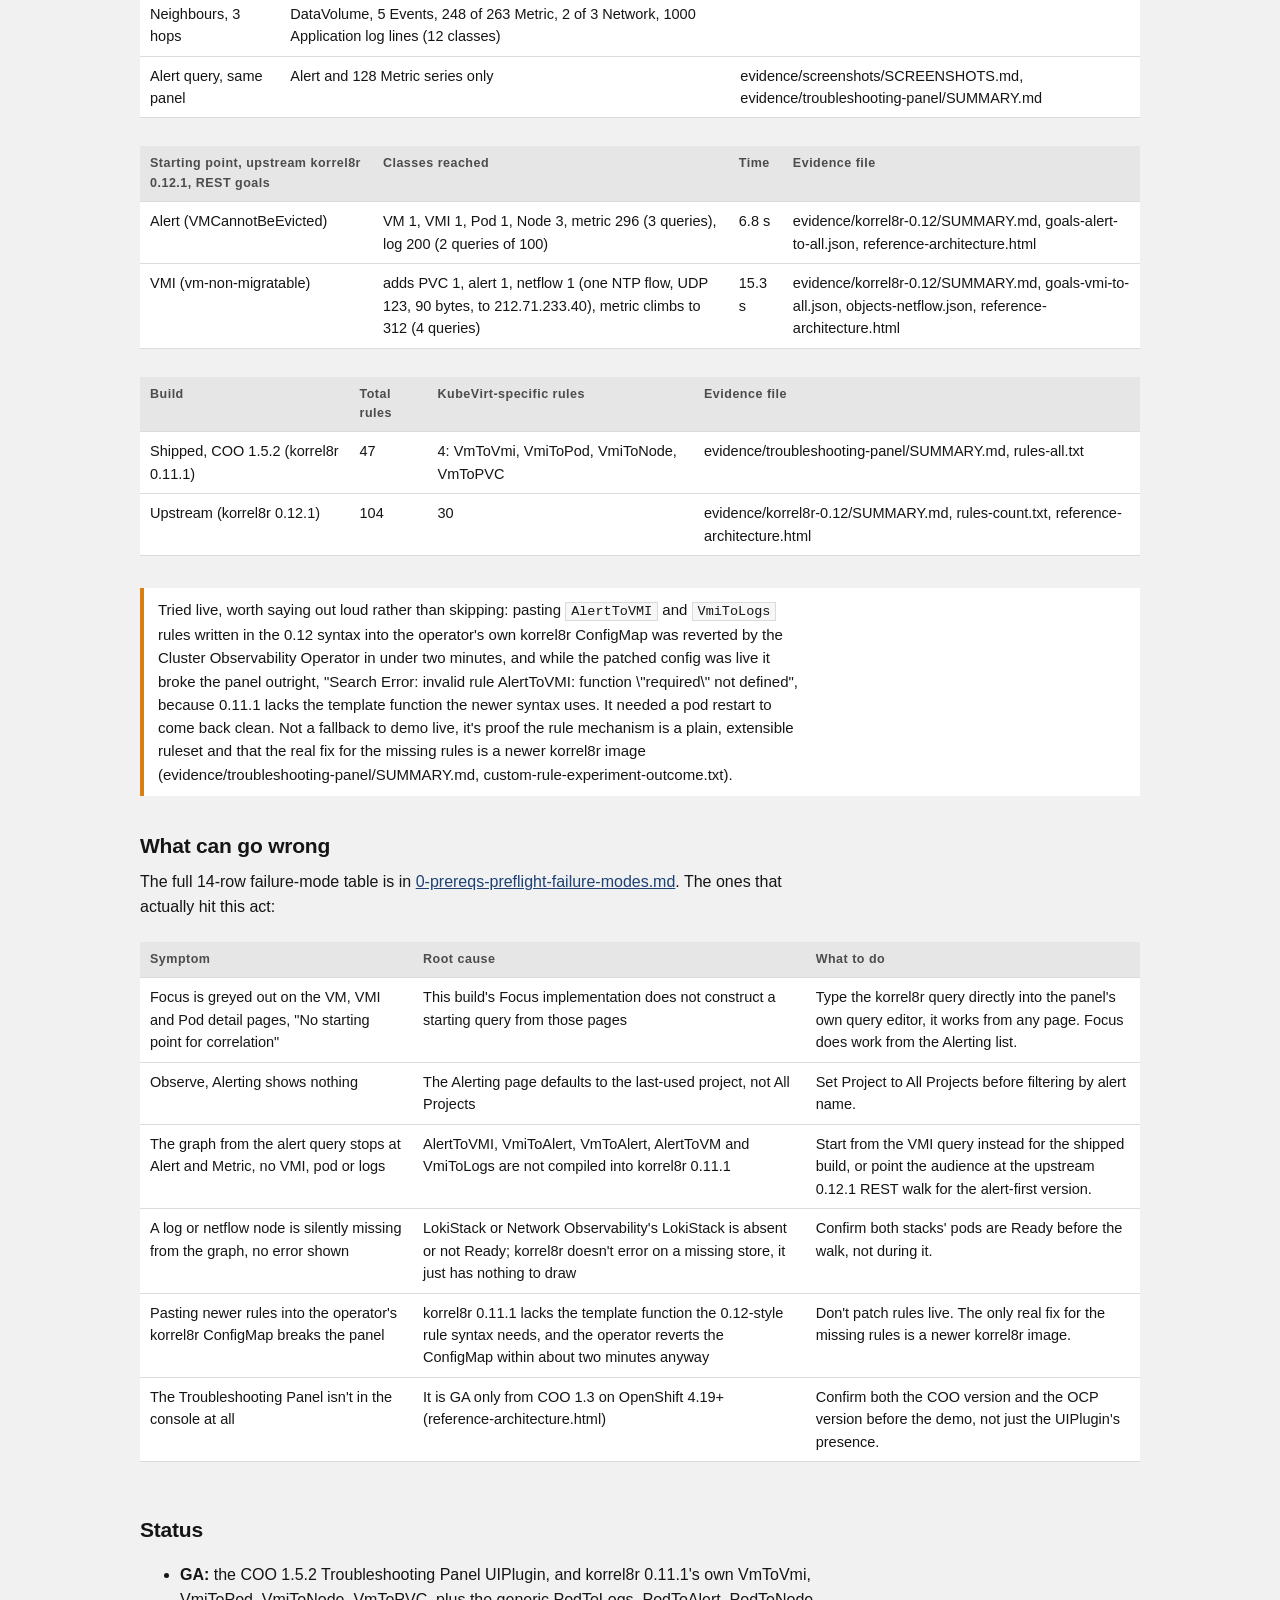
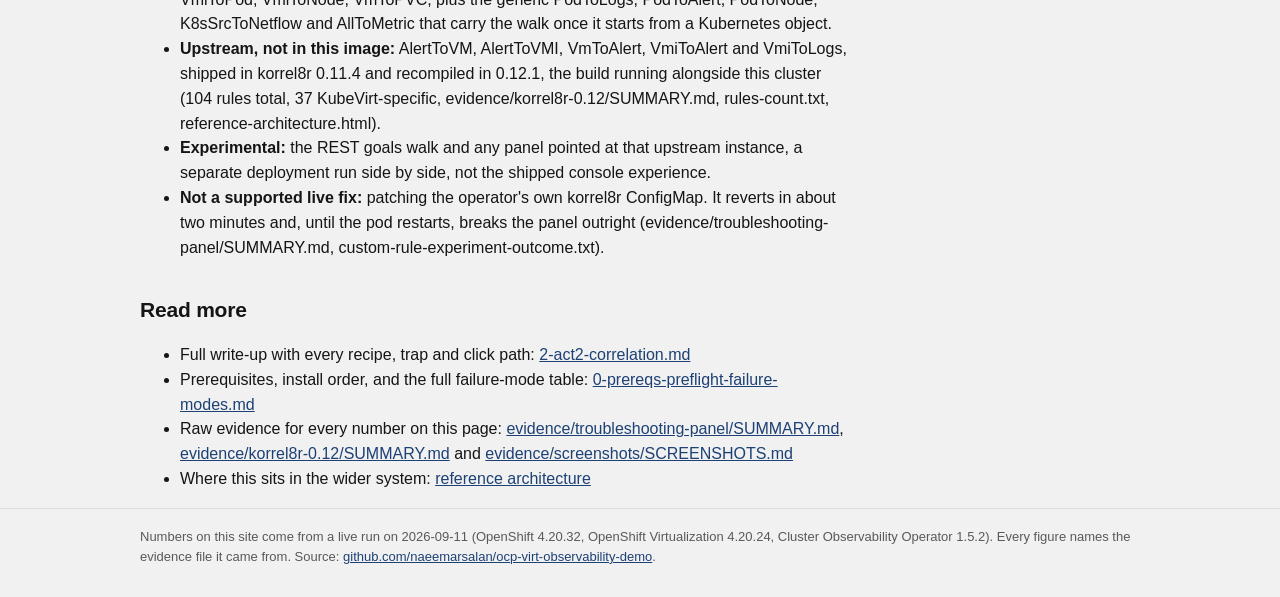
<file: docs/act2-correlation.html>
<!doctype html>
<html lang="en">
<head>
<meta charset="utf-8">
<meta name="viewport" content="width=device-width, initial-scale=1">
<title>Alert to Log Line</title>
<link rel="stylesheet" href="site.css">
</head>
<body>
<header class="top"><div class="shell">
  <a class="brand" href="index.html">OpenShift Virtualization observability demo</a>
  <nav>
    <a href="index.html">Overview</a>
    <a href="act1-depth.html">1 Depth</a>
    <a href="act2-correlation.html" aria-current="page">2 Correlation</a>
    <a href="act2b-fleet.html">2b Fleet</a>
    <a href="act3-agentic.html">3 Agentic</a>
    <a href="reference-architecture.html">Reference architecture</a>
    <a href="evidence.html">Evidence</a>
    <a href="ideas.html">Ideas</a>
    <a href="https://github.com/naeemarsalan/ocp-virt-observability-demo">GitHub</a>
  </nav>
</div></header>
<main class="shell">

<p class="kicker">Demo 2 of 4</p>
<h1>Alert to Log Line</h1>
<p class="lead">This demo fires a real VMCannotBeEvicted alert on a VM that cannot live-migrate, then asks the Troubleshooting Panel to walk from that alert to the VM, its pod, its logs and its network flows, first on the korrel8r build OpenShift Virtualization ships today, then on the newer build running next to it. The one thing to take from the room: on the shipped engine that walk cannot even start from the alert, on the same cluster with a newer korrel8r image it takes 6.8 seconds end to end.</p>
<p class="meta"><span>vm-non-migratable, namespace demo-vms</span><span>Cluster Observability Operator 1.5.2, korrel8r 0.11.1</span><span>upstream korrel8r 0.12.1 side by side</span><span>live run 2026-09-11</span></p>

<div class="status">
  <span class="ga">Troubleshooting Panel, COO 1.5.2: GA</span>
  <span class="ga">korrel8r 0.11.1 VMI-to-pod-to-logs walk: GA</span>
  <span class="up">Alert-to-VMI, VMI-to-logs rules (korrel8r 0.11.4+): upstream, not in this image</span>
  <span>Upstream korrel8r 0.12.1 REST goals walk: experimental, deployed side by side in demo-vms</span>
</div>

<h2>What this demo shows</h2>
<p>Create <code>vm-non-migratable</code> in <code>demo-vms</code> with a ReadWriteOnce block disk and <code>evictionStrategy: LiveMigrate</code>. The disk can't be shared, so KubeVirt sets <code>kubevirt_vmi_non_evictable</code> to 1 and <code>VMCannotBeEvicted</code> fires about a minute later, a genuine, unmodified alert with a 1 minute <code>for</code>. Confirmed live: the VMI reached Running at 13:06:16Z, the alert first fired at 13:13:14Z, resolved briefly, then fired again at 13:24:44Z (evidence/demo-vms/SUMMARY.md, evidence/korrel8r-0.12/SUMMARY.md, reference-architecture.html). Show the dead end first: KubeVirt Top Consumers lists the VM by name with nothing to click through to its pod, the same gap Demo 1 flags (evidence/screenshots/SCREENSHOTS.md).</p>
<p>Open the Troubleshooting Panel (Application launcher, Signal Correlation) and paste the VMI's own korrel8r query into the Start Query box, Neighbours, 3 hops. On the shipped korrel8r 0.11.1 that reaches 12 node classes, VM down to Application logs (evidence/screenshots/SCREENSHOTS.md). Paste the alert's own query in instead and the same engine reaches only Alert and Metric, because <code>AlertToVMI</code> is not compiled into this build (evidence/troubleshooting-panel/SUMMARY.md). Run both queries against the upstream korrel8r 0.12.1 instance next to it, over its REST goals endpoint, and the alert query alone reaches VM, VMI, Pod, three Nodes, metric and log data in 6.8 seconds; the VMI query adds PVC, alert and netflow in 15.3 seconds (full counts in the tables below, evidence/korrel8r-0.12/SUMMARY.md, reference-architecture.html).</p>

<h2>Why it matters next to vCenter</h2>
<p>In vCenter, a VM's alarms already roll up against its host, cluster and datastore, because vCenter's inventory is a real, owned object tree, not a label join, so an alarm shows related context with no extra tooling. Aria Operations goes further, layering dynamic-threshold correlation and its own troubleshooting workbench on that tree, a more polished, more turnkey experience today than a rules engine that, on the build most customers run on day one, cannot walk from a firing alert to the VM at all.</p>
<p>Say that plainly before anyone has to ask: the GA Cluster Observability Operator ships korrel8r 0.11.1, and on this cluster the Alert to VM, Alert to VMI, VM to Alert, VMI to Alert and VMI to Logs rules simply are not in it (evidence/troubleshooting-panel/SUMMARY.md). What the walk buys once those rules exist is not a nicer picture than Aria's, it is that the same graph also reaches things Aria never sees, an arbitrary pod label, an OVN network flow, a Loki log line in a different namespace, through the same open rule mechanism every other object type in the cluster already uses. The claim for today is narrower: the VMI-to-pod-to-logs-to-flows leg already works on the shipped engine; the alert-to-VMI leg needs korrel8r 0.11.4 or newer, which the upstream 0.12.1 instance here demonstrates.</p>

<h2>Before you start</h2>
<p>Full prerequisites, install order, and every failure mode are in <a href="https://github.com/naeemarsalan/ocp-virt-observability-demo/blob/main/0-prereqs-preflight-failure-modes.md">0-prereqs-preflight-failure-modes.md</a>. For this act specifically:</p>
<ul>
<li>The <code>demo-vms</code> namespace and a StorageClass that can provision ReadWriteOnce, so the disk forces <code>LiveMigratable=False</code> regardless of backend.</li>
<li>The TroubleshootingPanel UIPlugin installed with <code>Available=True</code>. GA only from COO 1.3 on OpenShift 4.19+ (reference-architecture.html); confirm the minimum supported OpenShift version before the demo, it is not available on every earlier release.</li>
<li>LokiStack Ready in <code>openshift-logging</code> and Network Observability's own LokiStack Ready in <code>netobserv</code>, so the log and netflow domains have somewhere to query. Korrel8r doesn't error on a missing one, it silently omits the node.</li>
<li>Run <code>korrel8r rules --config=/config/korrel8r.yaml -n '(Vm|Vmi|Vmim|Alert)' --long</code> inside the pod days ahead, not hours ahead. Whether Alert to VMI exists depends on the pinned image tag, not anything visible in a ConfigMap.</li>
<li>For the upstream comparison, that instance's own route and a bearer token (<code>$(oc whoami -t)</code>).</li>
</ul>

<h2>Steps</h2>
<ol class="steps">
<li>Create the non-migratable VM.
<pre><code>oc apply -f act2-02-recipe-a-vmcannotbeevicted.yaml
oc wait vmi/vm-non-migratable -n demo-vms --for=jsonpath='{.status.phase}'=Running --timeout=180s
oc get vmi vm-non-migratable -n demo-vms -o wide   # LIVE-MIGRATABLE column reads False</code></pre>
The manifest sets <code>accessModes: ["ReadWriteOnce"]</code> on the DataVolumeTemplate and <code>evictionStrategy: LiveMigrate</code> (not <code>LiveMigrateIfPossible</code>) on the template spec, the two settings that force the block (evidence/demo-vms/SUMMARY.md).
</li>
<li>Watch <code>VMCannotBeEvicted</code> fire. Console: Observe, Alerting, Alerts. Set Project to All Projects first, this page shows nothing against the last-used project otherwise. Filter by alert name VMCannotBeEvicted, state Firing, and click the instance for <code>demo-vms/vm-non-migratable</code>.
</li>
<li>Show the dead end. Console: Observe, Dashboards, KubeVirt, Top Consumers. Switch the table to By VM, point at <code>vm-non-migratable</code>. There is nothing to click from the VM name to its pod, the pod carries only a label back to the VMI, not an ownerReference.
</li>
<li>Open the panel and paste the VMI query. Console: Application launcher (grid icon, top right), Signal Correlation. Click the expand chevron next to the time-range dropdown, a Start Query box appears with the placeholder <code>domain:class:selector</code>.
<pre><code>k8s:VirtualMachineInstance.v1.kubevirt.io:{"namespace":"demo-vms","name":"vm-non-migratable"}</code></pre>
Leave Search Type on Neighbours, 3 hops, and click Search.
</li>
<li>Paste the alert query into the same panel instead.
<pre><code>alert:alert:{"alertname":"VMCannotBeEvicted","namespace":"demo-vms","name":"vm-non-migratable"}</code></pre>
Click Search again. Same engine, same panel, a much smaller graph, this is the gap the rest of the demo explains.
</li>
<li>Run the same two queries against the upstream 0.12.1 engine, over its REST goals endpoint.
<pre><code>curl -sk -X POST "https://&lt;cluster-domain&gt;/api/v1alpha1/graphs/goals" \
  -H "Authorization: Bearer $(oc whoami -t)" -H "Content-Type: application/json" \
  -d '{"start":{"queries":["alert:alert:{\"alertname\":\"VMCannotBeEvicted\",\"namespace\":\"demo-vms\",\"name\":\"vm-non-migratable\"}"]},
       "goals":["k8s:VirtualMachineInstance.v1.kubevirt.io","k8s:Pod.v1","log:application","netflow:network","metric:metric","k8s:Node.v1"]}'

curl -sk -X POST "https://&lt;cluster-domain&gt;/api/v1alpha1/graphs/goals" \
  -H "Authorization: Bearer $(oc whoami -t)" -H "Content-Type: application/json" \
  -d '{"start":{"queries":["k8s:VirtualMachineInstance.v1.kubevirt.io:{\"namespace\":\"demo-vms\",\"name\":\"vm-non-migratable\"}"]},
       "goals":["k8s:Pod.v1","log:application","netflow:network","metric:metric","k8s:Node.v1","alert:alert","k8s:PersistentVolumeClaim.v1"]}'</code></pre>
Each response's <code>nodes</code> array carries one entry per class reached with its own query string and result count, and <code>edges</code> names the rule that connects each pair (evidence/korrel8r-0.12/SUMMARY.md, goals-alert-to-all.json, goals-vmi-to-all.json).
</li>
</ol>

<h2>What you will see</h2>

<figure>
  <img src="img/console-dashboard-kubevirt-top-consumers.png" alt="Observe, Dashboards, KubeVirt Top Consumers listing VM names as plain text with no link to their pods">
  <figcaption>The dead end: KubeVirt Top Consumers, VM names are text, not links.</figcaption>
</figure>
<figure>
  <img src="img/console-alerting-all-projects.png" alt="Observe, Alerting with the project selector set to All Projects, showing the firing VMCannotBeEvicted alert">
  <figcaption>Observe, Alerting, Project set to All Projects. It shows nothing otherwise.</figcaption>
</figure>
<figure>
  <img src="img/console-panel-pod-page-focus-disabled.png" alt="The Troubleshooting Panel opened from the virt-launcher pod's details page with Focus greyed out and the message No starting point for correlation">
  <figcaption>Focus, greyed out, opened from the pod's own details page. The same happens on the VM and VMI pages.</figcaption>
</figure>
<figure>
  <img src="img/console-panel-query-editor-VMI.png" alt="The Troubleshooting Panel query editor opened with the expand chevron, showing the domain:class:selector placeholder">
  <figcaption>The workaround: the panel's own query editor, opened with the expand chevron next to the time range.</figcaption>
</figure>
<figure>
  <img src="img/console-panel-graph-from-VMI-korrel8r-0.11.1.png" alt="The Troubleshooting Panel graph drawn from the VMI query, showing VirtualMachine, Pod, Node, PVC, PersistentVolume, StorageClass, DataVolume, Events, Metric, Network and Application log nodes">
  <figcaption>From the VMI query: 12 node classes, on the korrel8r 0.11.1 this cluster ships.</figcaption>
</figure>
<figure>
  <img src="img/console-panel-graph-from-alert-korrel8r-0.11.1.png" alt="The Troubleshooting Panel graph drawn from the VMCannotBeEvicted alert query, showing only Alert and Metric nodes">
  <figcaption>From the alert query, same panel, same engine: Alert and Metric only.</figcaption>
</figure>
<figure>
  <img src="img/console-panel-broken-by-custom-rule-experiment.png" alt="The Troubleshooting Panel showing a search error, invalid rule AlertToVMI, function required not defined">
  <figcaption>What happened when 0.12-style rules were pasted into the operator's own ConfigMap. Do not try this live.</figcaption>
</figure>

<div class="tw">
<table>
<thead><tr><th>Query, shipped korrel8r 0.11.1</th><th>Node classes reached</th><th>Evidence file</th></tr></thead>
<tbody>
<tr><td>VMI query, Neighbours, 3 hops</td><td>VMI, VM, Pod, Node, PVC, PersistentVolume, StorageClass, DataVolume, 5 Events, 248 of 263 Metric, 2 of 3 Network, 1000 Application log lines (12 classes)</td><td>evidence/screenshots/SCREENSHOTS.md</td></tr>
<tr><td>Alert query, same panel</td><td>Alert and 128 Metric series only</td><td>evidence/screenshots/SCREENSHOTS.md, evidence/troubleshooting-panel/SUMMARY.md</td></tr>
</tbody>
</table>
</div>

<div class="tw">
<table>
<thead><tr><th>Starting point, upstream korrel8r 0.12.1, REST goals</th><th>Classes reached</th><th>Time</th><th>Evidence file</th></tr></thead>
<tbody>
<tr><td>Alert (VMCannotBeEvicted)</td><td>VM 1, VMI 1, Pod 1, Node 3, metric 296 (3 queries), log 200 (2 queries of 100)</td><td>6.8 s</td><td>evidence/korrel8r-0.12/SUMMARY.md, goals-alert-to-all.json, reference-architecture.html</td></tr>
<tr><td>VMI (vm-non-migratable)</td><td>adds PVC 1, alert 1, netflow 1 (one NTP flow, UDP 123, 90 bytes, to 212.71.233.40), metric climbs to 312 (4 queries)</td><td>15.3 s</td><td>evidence/korrel8r-0.12/SUMMARY.md, goals-vmi-to-all.json, objects-netflow.json, reference-architecture.html</td></tr>
</tbody>
</table>
</div>

<div class="tw">
<table>
<thead><tr><th>Build</th><th>Total rules</th><th>KubeVirt-specific rules</th><th>Evidence file</th></tr></thead>
<tbody>
<tr><td>Shipped, COO 1.5.2 (korrel8r 0.11.1)</td><td>47</td><td>4: VmToVmi, VmiToPod, VmiToNode, VmToPVC</td><td>evidence/troubleshooting-panel/SUMMARY.md, rules-all.txt</td></tr>
<tr><td>Upstream (korrel8r 0.12.1)</td><td>104</td><td>30</td><td>evidence/korrel8r-0.12/SUMMARY.md, rules-count.txt, reference-architecture.html</td></tr>
</tbody>
</table>
</div>

<div class="warn">
<p>Tried live, worth saying out loud rather than skipping: pasting <code>AlertToVMI</code> and <code>VmiToLogs</code> rules written in the 0.12 syntax into the operator's own korrel8r ConfigMap was reverted by the Cluster Observability Operator in under two minutes, and while the patched config was live it broke the panel outright, "Search Error: invalid rule AlertToVMI: function \"required\" not defined", because 0.11.1 lacks the template function the newer syntax uses. It needed a pod restart to come back clean. Not a fallback to demo live, it's proof the rule mechanism is a plain, extensible ruleset and that the real fix for the missing rules is a newer korrel8r image (evidence/troubleshooting-panel/SUMMARY.md, custom-rule-experiment-outcome.txt).</p>
</div>

<h2>What can go wrong</h2>
<p>The full 14-row failure-mode table is in <a href="https://github.com/naeemarsalan/ocp-virt-observability-demo/blob/main/0-prereqs-preflight-failure-modes.md">0-prereqs-preflight-failure-modes.md</a>. The ones that actually hit this act:</p>

<div class="tw">
<table>
<thead><tr><th>Symptom</th><th>Root cause</th><th>What to do</th></tr></thead>
<tbody>
<tr><td>Focus is greyed out on the VM, VMI and Pod detail pages, "No starting point for correlation"</td><td>This build's Focus implementation does not construct a starting query from those pages</td><td>Type the korrel8r query directly into the panel's own query editor, it works from any page. Focus does work from the Alerting list.</td></tr>
<tr><td>Observe, Alerting shows nothing</td><td>The Alerting page defaults to the last-used project, not All Projects</td><td>Set Project to All Projects before filtering by alert name.</td></tr>
<tr><td>The graph from the alert query stops at Alert and Metric, no VMI, pod or logs</td><td>AlertToVMI, VmiToAlert, VmToAlert, AlertToVM and VmiToLogs are not compiled into korrel8r 0.11.1</td><td>Start from the VMI query instead for the shipped build, or point the audience at the upstream 0.12.1 REST walk for the alert-first version.</td></tr>
<tr><td>A log or netflow node is silently missing from the graph, no error shown</td><td>LokiStack or Network Observability's LokiStack is absent or not Ready; korrel8r doesn't error on a missing store, it just has nothing to draw</td><td>Confirm both stacks' pods are Ready before the walk, not during it.</td></tr>
<tr><td>Pasting newer rules into the operator's korrel8r ConfigMap breaks the panel</td><td>korrel8r 0.11.1 lacks the template function the 0.12-style rule syntax needs, and the operator reverts the ConfigMap within about two minutes anyway</td><td>Don't patch rules live. The only real fix for the missing rules is a newer korrel8r image.</td></tr>
<tr><td>The Troubleshooting Panel isn't in the console at all</td><td>It is GA only from COO 1.3 on OpenShift 4.19+ (reference-architecture.html)</td><td>Confirm both the COO version and the OCP version before the demo, not just the UIPlugin's presence.</td></tr>
</tbody>
</table>
</div>

<h2>Status</h2>
<ul>
<li><strong>GA:</strong> the COO 1.5.2 Troubleshooting Panel UIPlugin, and korrel8r 0.11.1's own VmToVmi, VmiToPod, VmiToNode, VmToPVC, plus the generic PodToLogs, PodToAlert, PodToNode, K8sSrcToNetflow and AllToMetric that carry the walk once it starts from a Kubernetes object.</li>
<li><strong>Upstream, not in this image:</strong> AlertToVM, AlertToVMI, VmToAlert, VmiToAlert and VmiToLogs, shipped in korrel8r 0.11.4 and recompiled in 0.12.1, the build running alongside this cluster (104 rules total, 37 KubeVirt-specific, evidence/korrel8r-0.12/SUMMARY.md, rules-count.txt, reference-architecture.html).</li>
<li><strong>Experimental:</strong> the REST goals walk and any panel pointed at that upstream instance, a separate deployment run side by side, not the shipped console experience.</li>
<li><strong>Not a supported live fix:</strong> patching the operator's own korrel8r ConfigMap. It reverts in about two minutes and, until the pod restarts, breaks the panel outright (evidence/troubleshooting-panel/SUMMARY.md, custom-rule-experiment-outcome.txt).</li>
</ul>

<h2>Read more</h2>
<ul>
<li>Full write-up with every recipe, trap and click path: <a href="https://github.com/naeemarsalan/ocp-virt-observability-demo/blob/main/2-act2-correlation.md">2-act2-correlation.md</a></li>
<li>Prerequisites, install order, and the full failure-mode table: <a href="https://github.com/naeemarsalan/ocp-virt-observability-demo/blob/main/0-prereqs-preflight-failure-modes.md">0-prereqs-preflight-failure-modes.md</a></li>
<li>Raw evidence for every number on this page: <a href="https://github.com/naeemarsalan/ocp-virt-observability-demo/blob/main/evidence/troubleshooting-panel/SUMMARY.md">evidence/troubleshooting-panel/SUMMARY.md</a>, <a href="https://github.com/naeemarsalan/ocp-virt-observability-demo/blob/main/evidence/korrel8r-0.12/SUMMARY.md">evidence/korrel8r-0.12/SUMMARY.md</a> and <a href="https://github.com/naeemarsalan/ocp-virt-observability-demo/blob/main/evidence/screenshots/SCREENSHOTS.md">evidence/screenshots/SCREENSHOTS.md</a></li>
<li>Where this sits in the wider system: <a href="reference-architecture.html">reference architecture</a></li>
</ul>

</main>
<footer><div class="shell">Numbers on this site come from a live run on 2026-09-11 (OpenShift 4.20.32, OpenShift Virtualization 4.20.24, Cluster Observability Operator 1.5.2). Every figure names the evidence file it came from. Source: <a href="https://github.com/naeemarsalan/ocp-virt-observability-demo">github.com/naeemarsalan/ocp-virt-observability-demo</a>.</div></footer>
</body>
</html>
</file>
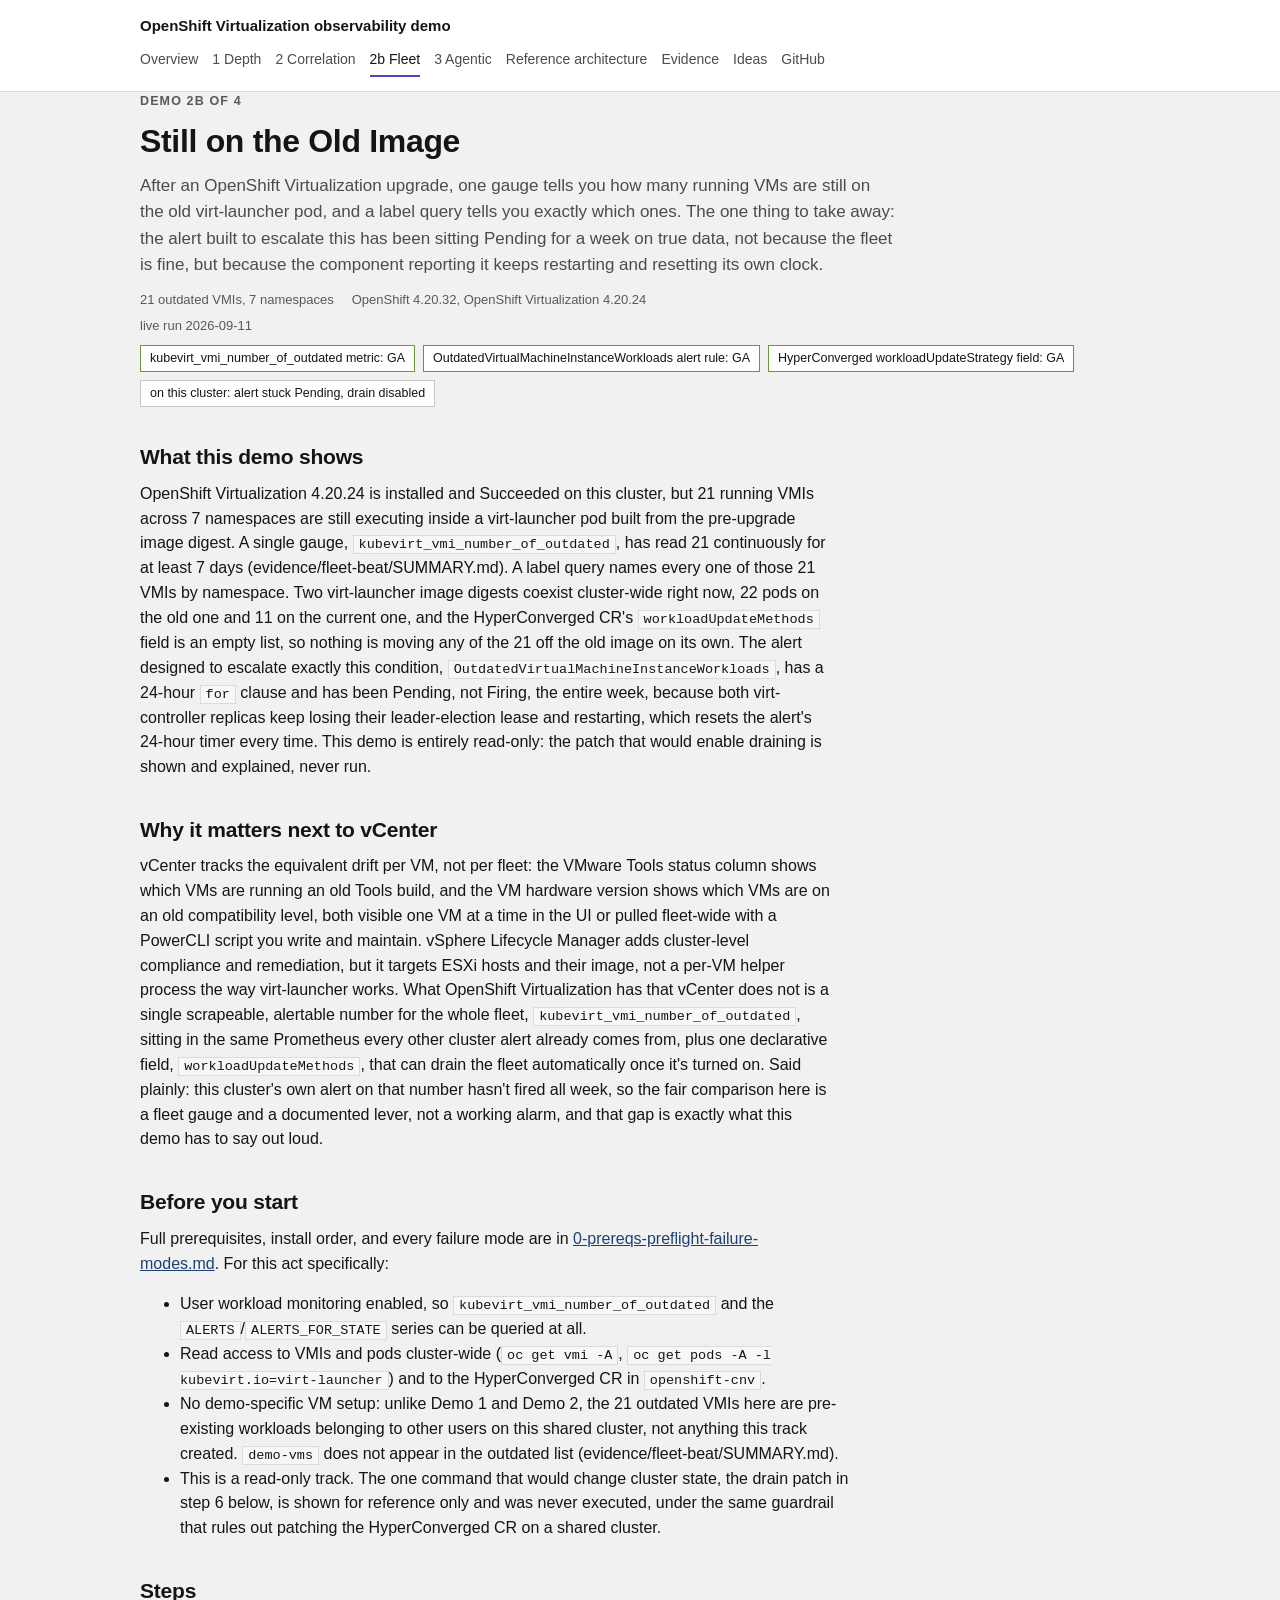
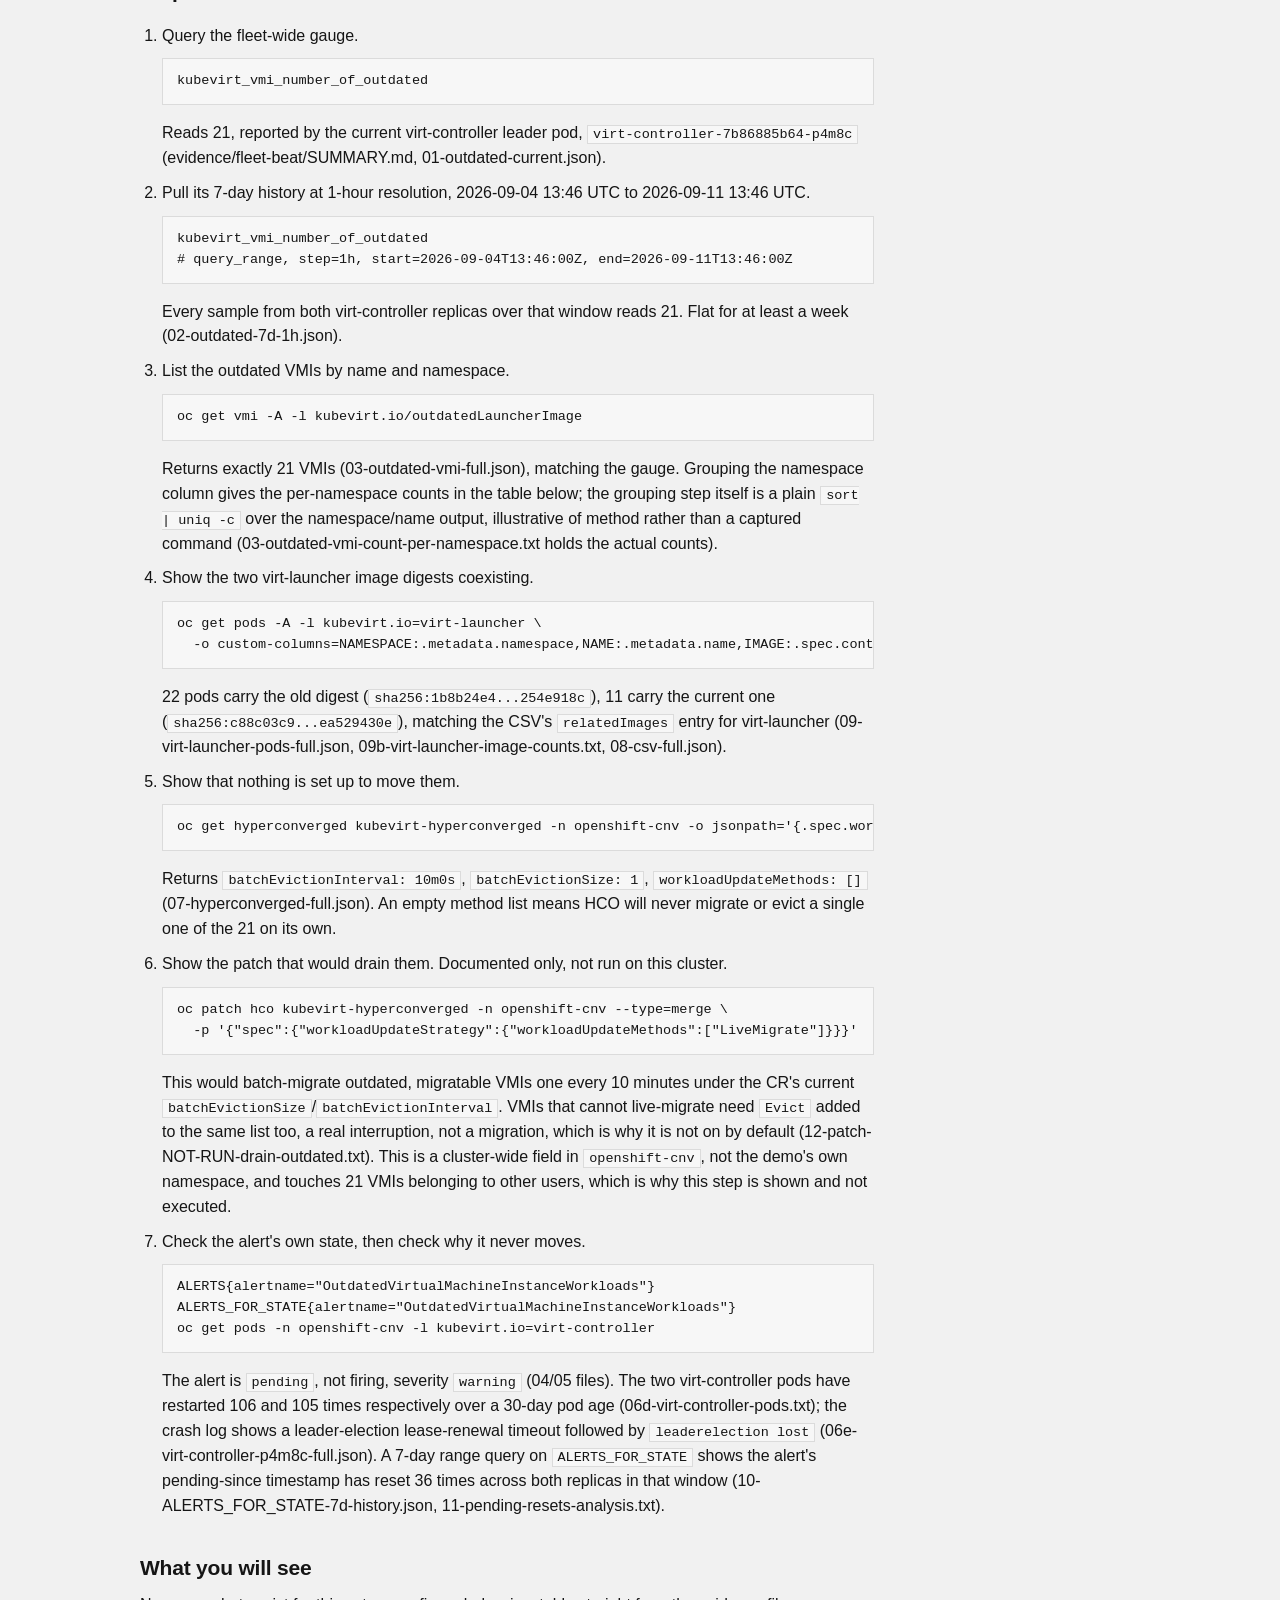
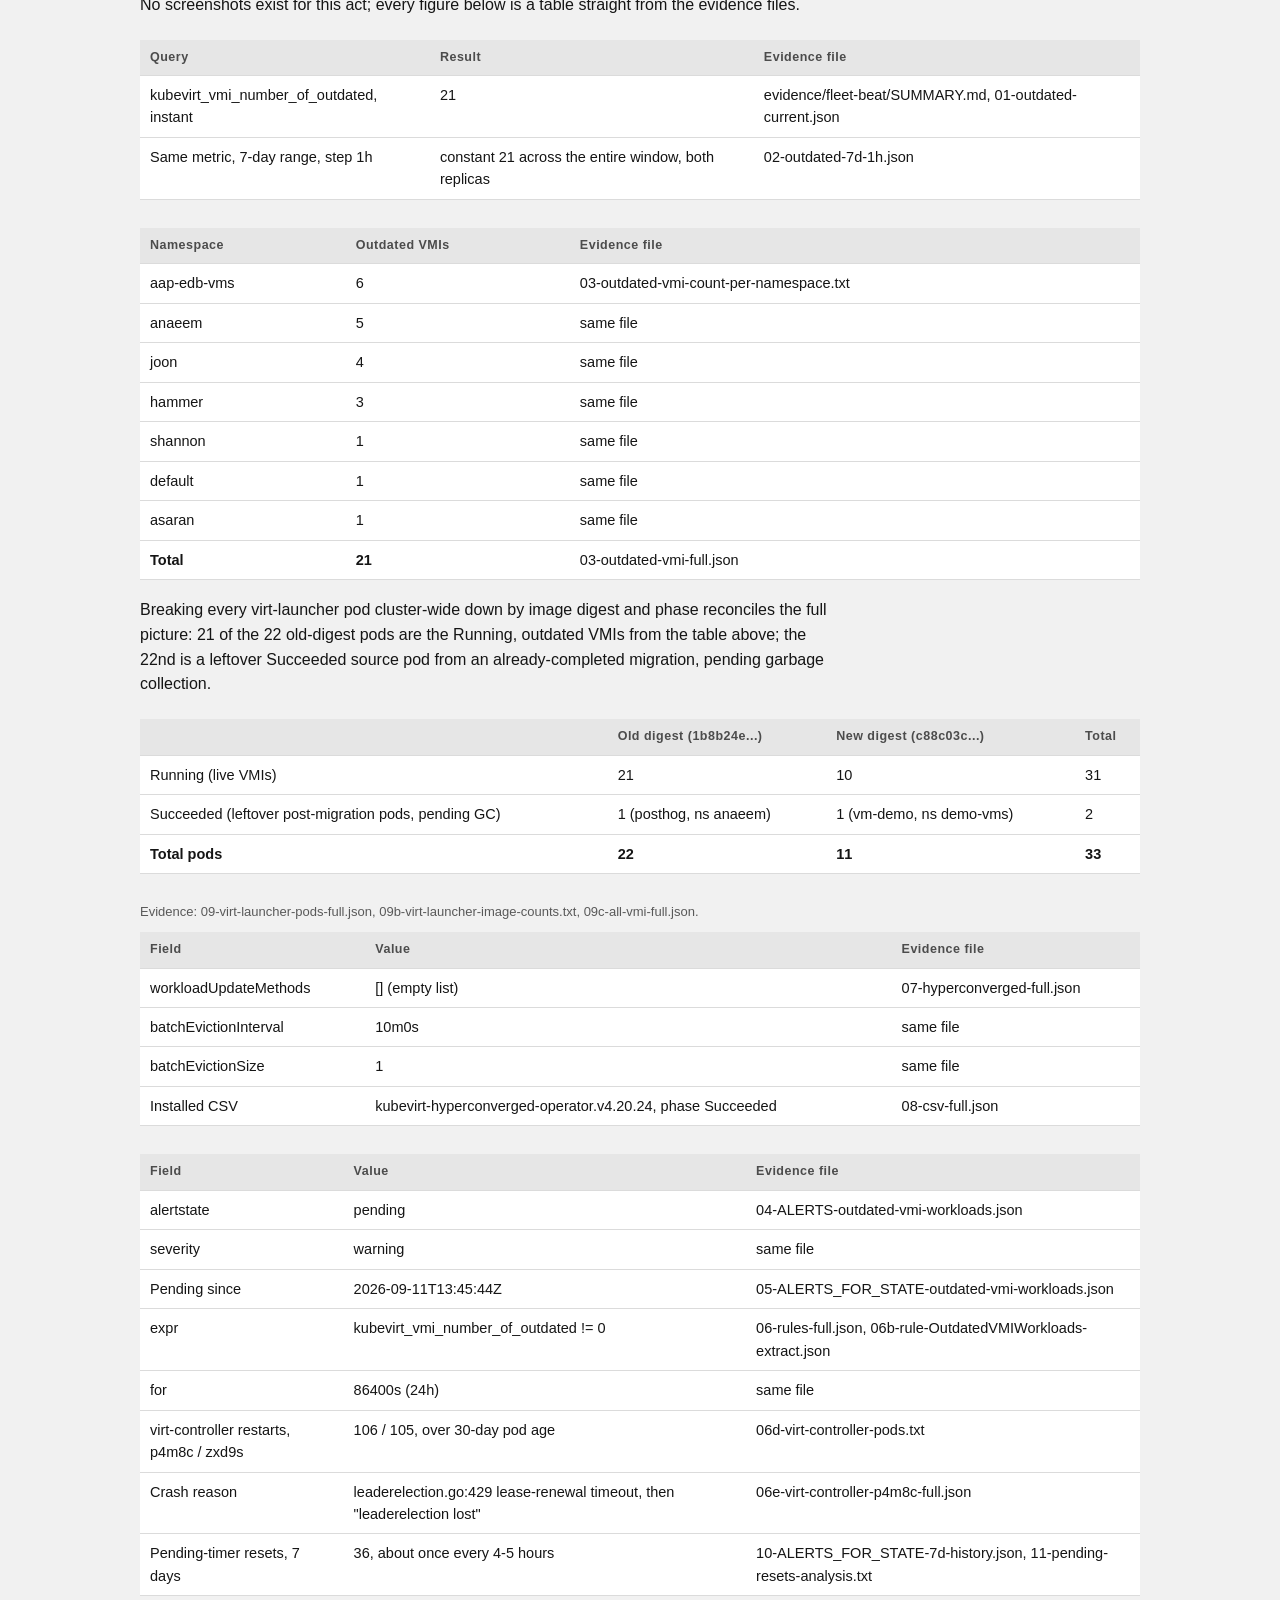
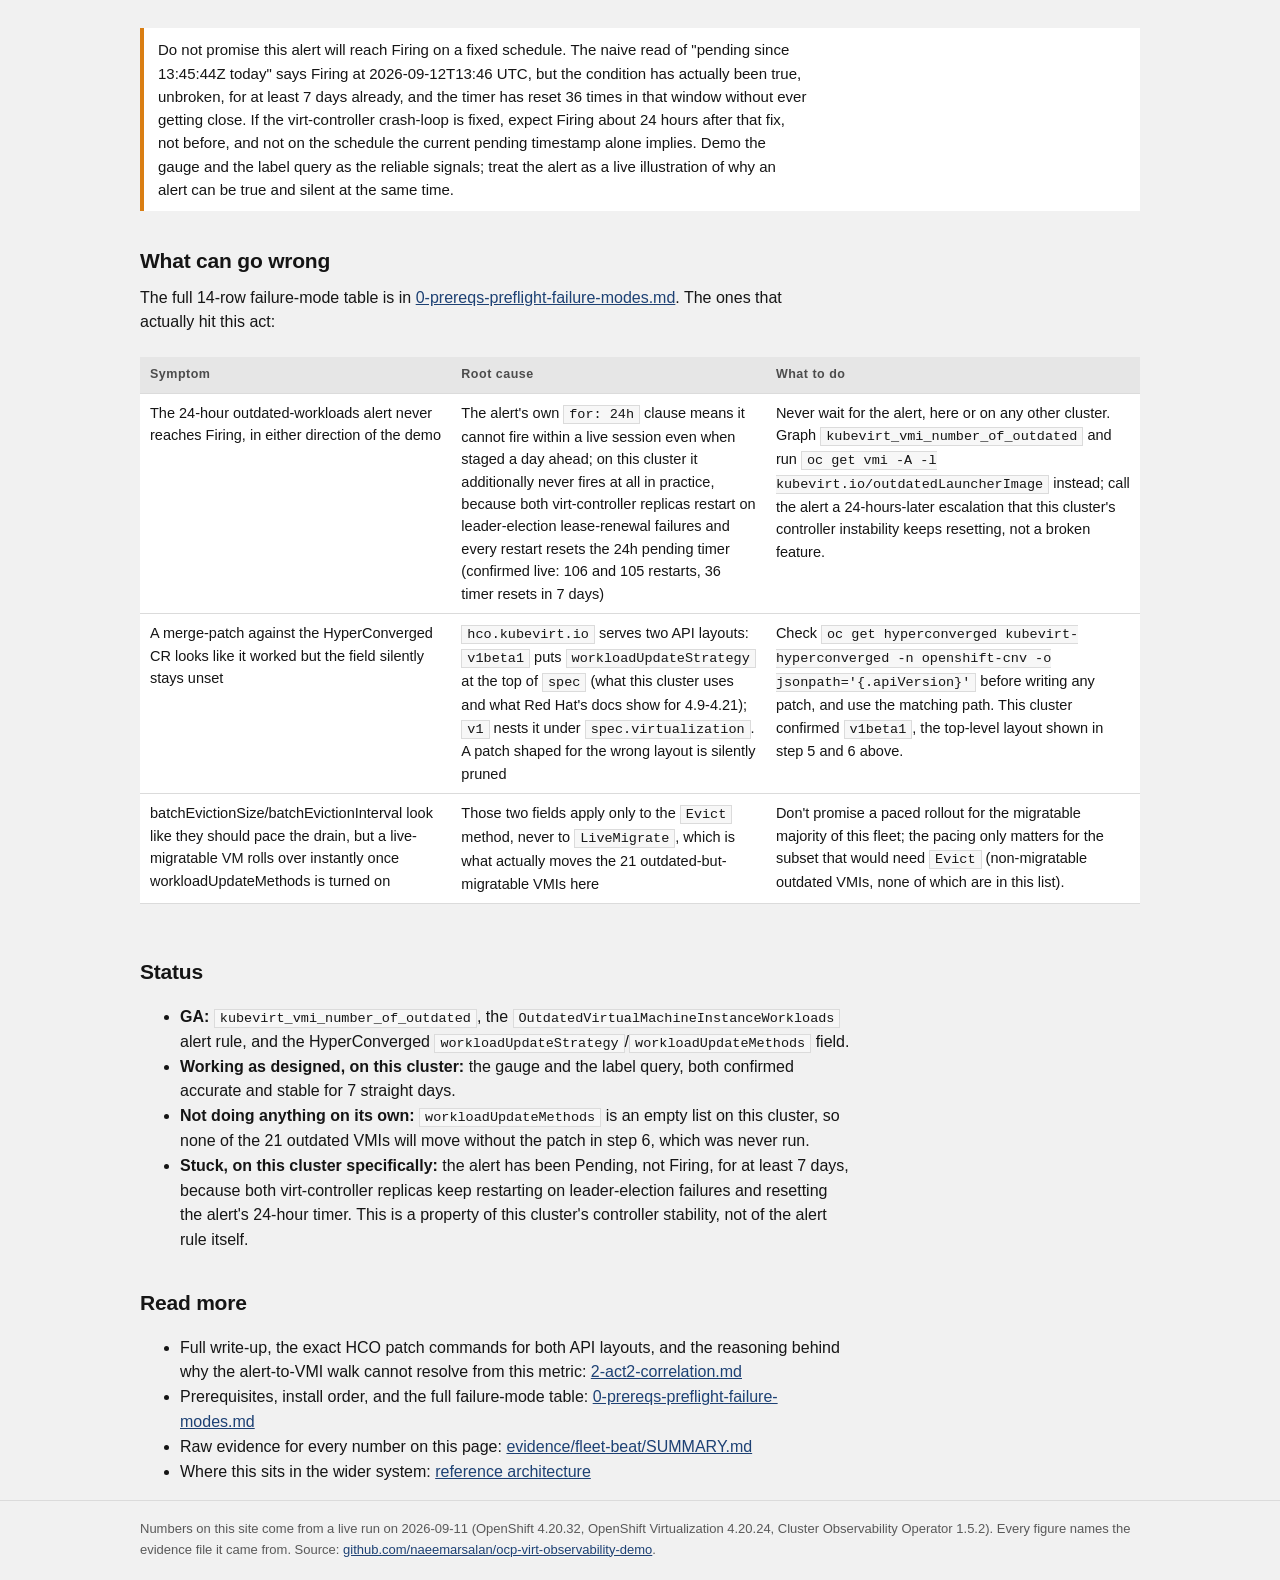
<file: docs/act2b-fleet.html>
<!doctype html>
<html lang="en">
<head>
<meta charset="utf-8">
<meta name="viewport" content="width=device-width, initial-scale=1">
<title>Still on the Old Image</title>
<link rel="stylesheet" href="site.css">
</head>
<body>
<header class="top"><div class="shell">
  <a class="brand" href="index.html">OpenShift Virtualization observability demo</a>
  <nav>
    <a href="index.html">Overview</a>
    <a href="act1-depth.html">1 Depth</a>
    <a href="act2-correlation.html">2 Correlation</a>
    <a href="act2b-fleet.html" aria-current="page">2b Fleet</a>
    <a href="act3-agentic.html">3 Agentic</a>
    <a href="reference-architecture.html">Reference architecture</a>
    <a href="evidence.html">Evidence</a>
    <a href="ideas.html">Ideas</a>
    <a href="https://github.com/naeemarsalan/ocp-virt-observability-demo">GitHub</a>
  </nav>
</div></header>
<main class="shell">

<p class="kicker">Demo 2b of 4</p>
<h1>Still on the Old Image</h1>
<p class="lead">After an OpenShift Virtualization upgrade, one gauge tells you how many running VMs are still on the old virt-launcher pod, and a label query tells you exactly which ones. The one thing to take away: the alert built to escalate this has been sitting Pending for a week on true data, not because the fleet is fine, but because the component reporting it keeps restarting and resetting its own clock.</p>
<p class="meta"><span>21 outdated VMIs, 7 namespaces</span><span>OpenShift 4.20.32, OpenShift Virtualization 4.20.24</span><span>live run 2026-09-11</span></p>

<div class="status">
  <span class="ga">kubevirt_vmi_number_of_outdated metric: GA</span>
  <span class="ga">OutdatedVirtualMachineInstanceWorkloads alert rule: GA</span>
  <span class="ga">HyperConverged workloadUpdateStrategy field: GA</span>
  <span>on this cluster: alert stuck Pending, drain disabled</span>
</div>

<h2>What this demo shows</h2>
<p>OpenShift Virtualization 4.20.24 is installed and Succeeded on this cluster, but 21 running VMIs across 7 namespaces are still executing inside a virt-launcher pod built from the pre-upgrade image digest. A single gauge, <code>kubevirt_vmi_number_of_outdated</code>, has read 21 continuously for at least 7 days (evidence/fleet-beat/SUMMARY.md). A label query names every one of those 21 VMIs by namespace. Two virt-launcher image digests coexist cluster-wide right now, 22 pods on the old one and 11 on the current one, and the HyperConverged CR's <code>workloadUpdateMethods</code> field is an empty list, so nothing is moving any of the 21 off the old image on its own. The alert designed to escalate exactly this condition, <code>OutdatedVirtualMachineInstanceWorkloads</code>, has a 24-hour <code>for</code> clause and has been Pending, not Firing, the entire week, because both virt-controller replicas keep losing their leader-election lease and restarting, which resets the alert's 24-hour timer every time. This demo is entirely read-only: the patch that would enable draining is shown and explained, never run.</p>

<h2>Why it matters next to vCenter</h2>
<p>vCenter tracks the equivalent drift per VM, not per fleet: the VMware Tools status column shows which VMs are running an old Tools build, and the VM hardware version shows which VMs are on an old compatibility level, both visible one VM at a time in the UI or pulled fleet-wide with a PowerCLI script you write and maintain. vSphere Lifecycle Manager adds cluster-level compliance and remediation, but it targets ESXi hosts and their image, not a per-VM helper process the way virt-launcher works. What OpenShift Virtualization has that vCenter does not is a single scrapeable, alertable number for the whole fleet, <code>kubevirt_vmi_number_of_outdated</code>, sitting in the same Prometheus every other cluster alert already comes from, plus one declarative field, <code>workloadUpdateMethods</code>, that can drain the fleet automatically once it's turned on. Said plainly: this cluster's own alert on that number hasn't fired all week, so the fair comparison here is a fleet gauge and a documented lever, not a working alarm, and that gap is exactly what this demo has to say out loud.</p>

<h2>Before you start</h2>
<p>Full prerequisites, install order, and every failure mode are in <a href="https://github.com/naeemarsalan/ocp-virt-observability-demo/blob/main/0-prereqs-preflight-failure-modes.md">0-prereqs-preflight-failure-modes.md</a>. For this act specifically:</p>
<ul>
<li>User workload monitoring enabled, so <code>kubevirt_vmi_number_of_outdated</code> and the <code>ALERTS</code>/<code>ALERTS_FOR_STATE</code> series can be queried at all.</li>
<li>Read access to VMIs and pods cluster-wide (<code>oc get vmi -A</code>, <code>oc get pods -A -l kubevirt.io=virt-launcher</code>) and to the HyperConverged CR in <code>openshift-cnv</code>.</li>
<li>No demo-specific VM setup: unlike Demo 1 and Demo 2, the 21 outdated VMIs here are pre-existing workloads belonging to other users on this shared cluster, not anything this track created. <code>demo-vms</code> does not appear in the outdated list (evidence/fleet-beat/SUMMARY.md).</li>
<li>This is a read-only track. The one command that would change cluster state, the drain patch in step 6 below, is shown for reference only and was never executed, under the same guardrail that rules out patching the HyperConverged CR on a shared cluster.</li>
</ul>

<h2>Steps</h2>
<ol class="steps">
<li>Query the fleet-wide gauge.
<pre><code>kubevirt_vmi_number_of_outdated</code></pre>
Reads 21, reported by the current virt-controller leader pod, <code>virt-controller-7b86885b64-p4m8c</code> (evidence/fleet-beat/SUMMARY.md, 01-outdated-current.json).
</li>
<li>Pull its 7-day history at 1-hour resolution, 2026-09-04 13:46 UTC to 2026-09-11 13:46 UTC.
<pre><code>kubevirt_vmi_number_of_outdated
# query_range, step=1h, start=2026-09-04T13:46:00Z, end=2026-09-11T13:46:00Z</code></pre>
Every sample from both virt-controller replicas over that window reads 21. Flat for at least a week (02-outdated-7d-1h.json).
</li>
<li>List the outdated VMIs by name and namespace.
<pre><code>oc get vmi -A -l kubevirt.io/outdatedLauncherImage</code></pre>
Returns exactly 21 VMIs (03-outdated-vmi-full.json), matching the gauge. Grouping the namespace column gives the per-namespace counts in the table below; the grouping step itself is a plain <code>sort | uniq -c</code> over the namespace/name output, illustrative of method rather than a captured command (03-outdated-vmi-count-per-namespace.txt holds the actual counts).
</li>
<li>Show the two virt-launcher image digests coexisting.
<pre><code>oc get pods -A -l kubevirt.io=virt-launcher \
  -o custom-columns=NAMESPACE:.metadata.namespace,NAME:.metadata.name,IMAGE:.spec.containers[?(@.name=="compute")].image</code></pre>
22 pods carry the old digest (<code>sha256:1b8b24e4...254e918c</code>), 11 carry the current one (<code>sha256:c88c03c9...ea529430e</code>), matching the CSV's <code>relatedImages</code> entry for virt-launcher (09-virt-launcher-pods-full.json, 09b-virt-launcher-image-counts.txt, 08-csv-full.json).
</li>
<li>Show that nothing is set up to move them.
<pre><code>oc get hyperconverged kubevirt-hyperconverged -n openshift-cnv -o jsonpath='{.spec.workloadUpdateStrategy}'</code></pre>
Returns <code>batchEvictionInterval: 10m0s</code>, <code>batchEvictionSize: 1</code>, <code>workloadUpdateMethods: []</code> (07-hyperconverged-full.json). An empty method list means HCO will never migrate or evict a single one of the 21 on its own.
</li>
<li>Show the patch that would drain them. Documented only, not run on this cluster.
<pre><code>oc patch hco kubevirt-hyperconverged -n openshift-cnv --type=merge \
  -p '{"spec":{"workloadUpdateStrategy":{"workloadUpdateMethods":["LiveMigrate"]}}}'</code></pre>
This would batch-migrate outdated, migratable VMIs one every 10 minutes under the CR's current <code>batchEvictionSize</code>/<code>batchEvictionInterval</code>. VMIs that cannot live-migrate need <code>Evict</code> added to the same list too, a real interruption, not a migration, which is why it is not on by default (12-patch-NOT-RUN-drain-outdated.txt). This is a cluster-wide field in <code>openshift-cnv</code>, not the demo's own namespace, and touches 21 VMIs belonging to other users, which is why this step is shown and not executed.
</li>
<li>Check the alert's own state, then check why it never moves.
<pre><code>ALERTS{alertname="OutdatedVirtualMachineInstanceWorkloads"}
ALERTS_FOR_STATE{alertname="OutdatedVirtualMachineInstanceWorkloads"}
oc get pods -n openshift-cnv -l kubevirt.io=virt-controller</code></pre>
The alert is <code>pending</code>, not firing, severity <code>warning</code> (04/05 files). The two virt-controller pods have restarted 106 and 105 times respectively over a 30-day pod age (06d-virt-controller-pods.txt); the crash log shows a leader-election lease-renewal timeout followed by <code>leaderelection lost</code> (06e-virt-controller-p4m8c-full.json). A 7-day range query on <code>ALERTS_FOR_STATE</code> shows the alert's pending-since timestamp has reset 36 times across both replicas in that window (10-ALERTS_FOR_STATE-7d-history.json, 11-pending-resets-analysis.txt).
</li>
</ol>

<h2>What you will see</h2>
<p>No screenshots exist for this act; every figure below is a table straight from the evidence files.</p>

<div class="tw">
<table>
<thead><tr><th>Query</th><th>Result</th><th>Evidence file</th></tr></thead>
<tbody>
<tr><td>kubevirt_vmi_number_of_outdated, instant</td><td>21</td><td>evidence/fleet-beat/SUMMARY.md, 01-outdated-current.json</td></tr>
<tr><td>Same metric, 7-day range, step 1h</td><td>constant 21 across the entire window, both replicas</td><td>02-outdated-7d-1h.json</td></tr>
</tbody>
</table>
</div>

<div class="tw">
<table>
<thead><tr><th>Namespace</th><th>Outdated VMIs</th><th>Evidence file</th></tr></thead>
<tbody>
<tr><td>aap-edb-vms</td><td>6</td><td>03-outdated-vmi-count-per-namespace.txt</td></tr>
<tr><td>anaeem</td><td>5</td><td>same file</td></tr>
<tr><td>joon</td><td>4</td><td>same file</td></tr>
<tr><td>hammer</td><td>3</td><td>same file</td></tr>
<tr><td>shannon</td><td>1</td><td>same file</td></tr>
<tr><td>default</td><td>1</td><td>same file</td></tr>
<tr><td>asaran</td><td>1</td><td>same file</td></tr>
<tr><td><strong>Total</strong></td><td><strong>21</strong></td><td>03-outdated-vmi-full.json</td></tr>
</tbody>
</table>
</div>

<p>Breaking every virt-launcher pod cluster-wide down by image digest and phase reconciles the full picture: 21 of the 22 old-digest pods are the Running, outdated VMIs from the table above; the 22nd is a leftover Succeeded source pod from an already-completed migration, pending garbage collection.</p>

<div class="tw">
<table>
<thead><tr><th></th><th>Old digest (1b8b24e...)</th><th>New digest (c88c03c...)</th><th>Total</th></tr></thead>
<tbody>
<tr><td>Running (live VMIs)</td><td>21</td><td>10</td><td>31</td></tr>
<tr><td>Succeeded (leftover post-migration pods, pending GC)</td><td>1 (posthog, ns anaeem)</td><td>1 (vm-demo, ns demo-vms)</td><td>2</td></tr>
<tr><td><strong>Total pods</strong></td><td><strong>22</strong></td><td><strong>11</strong></td><td><strong>33</strong></td></tr>
</tbody>
</table>
</div>
<p class="meta">Evidence: 09-virt-launcher-pods-full.json, 09b-virt-launcher-image-counts.txt, 09c-all-vmi-full.json.</p>

<div class="tw">
<table>
<thead><tr><th>Field</th><th>Value</th><th>Evidence file</th></tr></thead>
<tbody>
<tr><td>workloadUpdateMethods</td><td>[] (empty list)</td><td>07-hyperconverged-full.json</td></tr>
<tr><td>batchEvictionInterval</td><td>10m0s</td><td>same file</td></tr>
<tr><td>batchEvictionSize</td><td>1</td><td>same file</td></tr>
<tr><td>Installed CSV</td><td>kubevirt-hyperconverged-operator.v4.20.24, phase Succeeded</td><td>08-csv-full.json</td></tr>
</tbody>
</table>
</div>

<div class="tw">
<table>
<thead><tr><th>Field</th><th>Value</th><th>Evidence file</th></tr></thead>
<tbody>
<tr><td>alertstate</td><td>pending</td><td>04-ALERTS-outdated-vmi-workloads.json</td></tr>
<tr><td>severity</td><td>warning</td><td>same file</td></tr>
<tr><td>Pending since</td><td>2026-09-11T13:45:44Z</td><td>05-ALERTS_FOR_STATE-outdated-vmi-workloads.json</td></tr>
<tr><td>expr</td><td>kubevirt_vmi_number_of_outdated != 0</td><td>06-rules-full.json, 06b-rule-OutdatedVMIWorkloads-extract.json</td></tr>
<tr><td>for</td><td>86400s (24h)</td><td>same file</td></tr>
<tr><td>virt-controller restarts, p4m8c / zxd9s</td><td>106 / 105, over 30-day pod age</td><td>06d-virt-controller-pods.txt</td></tr>
<tr><td>Crash reason</td><td>leaderelection.go:429 lease-renewal timeout, then "leaderelection lost"</td><td>06e-virt-controller-p4m8c-full.json</td></tr>
<tr><td>Pending-timer resets, 7 days</td><td>36, about once every 4-5 hours</td><td>10-ALERTS_FOR_STATE-7d-history.json, 11-pending-resets-analysis.txt</td></tr>
</tbody>
</table>
</div>

<div class="warn">
<p>Do not promise this alert will reach Firing on a fixed schedule. The naive read of "pending since 13:45:44Z today" says Firing at 2026-09-12T13:46 UTC, but the condition has actually been true, unbroken, for at least 7 days already, and the timer has reset 36 times in that window without ever getting close. If the virt-controller crash-loop is fixed, expect Firing about 24 hours after that fix, not before, and not on the schedule the current pending timestamp alone implies. Demo the gauge and the label query as the reliable signals; treat the alert as a live illustration of why an alert can be true and silent at the same time.</p>
</div>

<h2>What can go wrong</h2>
<p>The full 14-row failure-mode table is in <a href="https://github.com/naeemarsalan/ocp-virt-observability-demo/blob/main/0-prereqs-preflight-failure-modes.md">0-prereqs-preflight-failure-modes.md</a>. The ones that actually hit this act:</p>

<div class="tw">
<table>
<thead><tr><th>Symptom</th><th>Root cause</th><th>What to do</th></tr></thead>
<tbody>
<tr><td>The 24-hour outdated-workloads alert never reaches Firing, in either direction of the demo</td><td>The alert's own <code>for: 24h</code> clause means it cannot fire within a live session even when staged a day ahead; on this cluster it additionally never fires at all in practice, because both virt-controller replicas restart on leader-election lease-renewal failures and every restart resets the 24h pending timer (confirmed live: 106 and 105 restarts, 36 timer resets in 7 days)</td><td>Never wait for the alert, here or on any other cluster. Graph <code>kubevirt_vmi_number_of_outdated</code> and run <code>oc get vmi -A -l kubevirt.io/outdatedLauncherImage</code> instead; call the alert a 24-hours-later escalation that this cluster's controller instability keeps resetting, not a broken feature.</td></tr>
<tr><td>A merge-patch against the HyperConverged CR looks like it worked but the field silently stays unset</td><td><code>hco.kubevirt.io</code> serves two API layouts: <code>v1beta1</code> puts <code>workloadUpdateStrategy</code> at the top of <code>spec</code> (what this cluster uses and what Red Hat's docs show for 4.9-4.21); <code>v1</code> nests it under <code>spec.virtualization</code>. A patch shaped for the wrong layout is silently pruned</td><td>Check <code>oc get hyperconverged kubevirt-hyperconverged -n openshift-cnv -o jsonpath='{.apiVersion}'</code> before writing any patch, and use the matching path. This cluster confirmed <code>v1beta1</code>, the top-level layout shown in step 5 and 6 above.</td></tr>
<tr><td>batchEvictionSize/batchEvictionInterval look like they should pace the drain, but a live-migratable VM rolls over instantly once workloadUpdateMethods is turned on</td><td>Those two fields apply only to the <code>Evict</code> method, never to <code>LiveMigrate</code>, which is what actually moves the 21 outdated-but-migratable VMIs here</td><td>Don't promise a paced rollout for the migratable majority of this fleet; the pacing only matters for the subset that would need <code>Evict</code> (non-migratable outdated VMIs, none of which are in this list).</td></tr>
</tbody>
</table>
</div>

<h2>Status</h2>
<ul>
<li><strong>GA:</strong> <code>kubevirt_vmi_number_of_outdated</code>, the <code>OutdatedVirtualMachineInstanceWorkloads</code> alert rule, and the HyperConverged <code>workloadUpdateStrategy</code>/<code>workloadUpdateMethods</code> field.</li>
<li><strong>Working as designed, on this cluster:</strong> the gauge and the label query, both confirmed accurate and stable for 7 straight days.</li>
<li><strong>Not doing anything on its own:</strong> <code>workloadUpdateMethods</code> is an empty list on this cluster, so none of the 21 outdated VMIs will move without the patch in step 6, which was never run.</li>
<li><strong>Stuck, on this cluster specifically:</strong> the alert has been Pending, not Firing, for at least 7 days, because both virt-controller replicas keep restarting on leader-election failures and resetting the alert's 24-hour timer. This is a property of this cluster's controller stability, not of the alert rule itself.</li>
</ul>

<h2>Read more</h2>
<ul>
<li>Full write-up, the exact HCO patch commands for both API layouts, and the reasoning behind why the alert-to-VMI walk cannot resolve from this metric: <a href="https://github.com/naeemarsalan/ocp-virt-observability-demo/blob/main/2-act2-correlation.md">2-act2-correlation.md</a></li>
<li>Prerequisites, install order, and the full failure-mode table: <a href="https://github.com/naeemarsalan/ocp-virt-observability-demo/blob/main/0-prereqs-preflight-failure-modes.md">0-prereqs-preflight-failure-modes.md</a></li>
<li>Raw evidence for every number on this page: <a href="https://github.com/naeemarsalan/ocp-virt-observability-demo/blob/main/evidence/fleet-beat/SUMMARY.md">evidence/fleet-beat/SUMMARY.md</a></li>
<li>Where this sits in the wider system: <a href="reference-architecture.html">reference architecture</a></li>
</ul>

</main>
<footer><div class="shell">Numbers on this site come from a live run on 2026-09-11 (OpenShift 4.20.32, OpenShift Virtualization 4.20.24, Cluster Observability Operator 1.5.2). Every figure names the evidence file it came from. Source: <a href="https://github.com/naeemarsalan/ocp-virt-observability-demo">github.com/naeemarsalan/ocp-virt-observability-demo</a>.</div></footer>
</body>
</html>
</file>
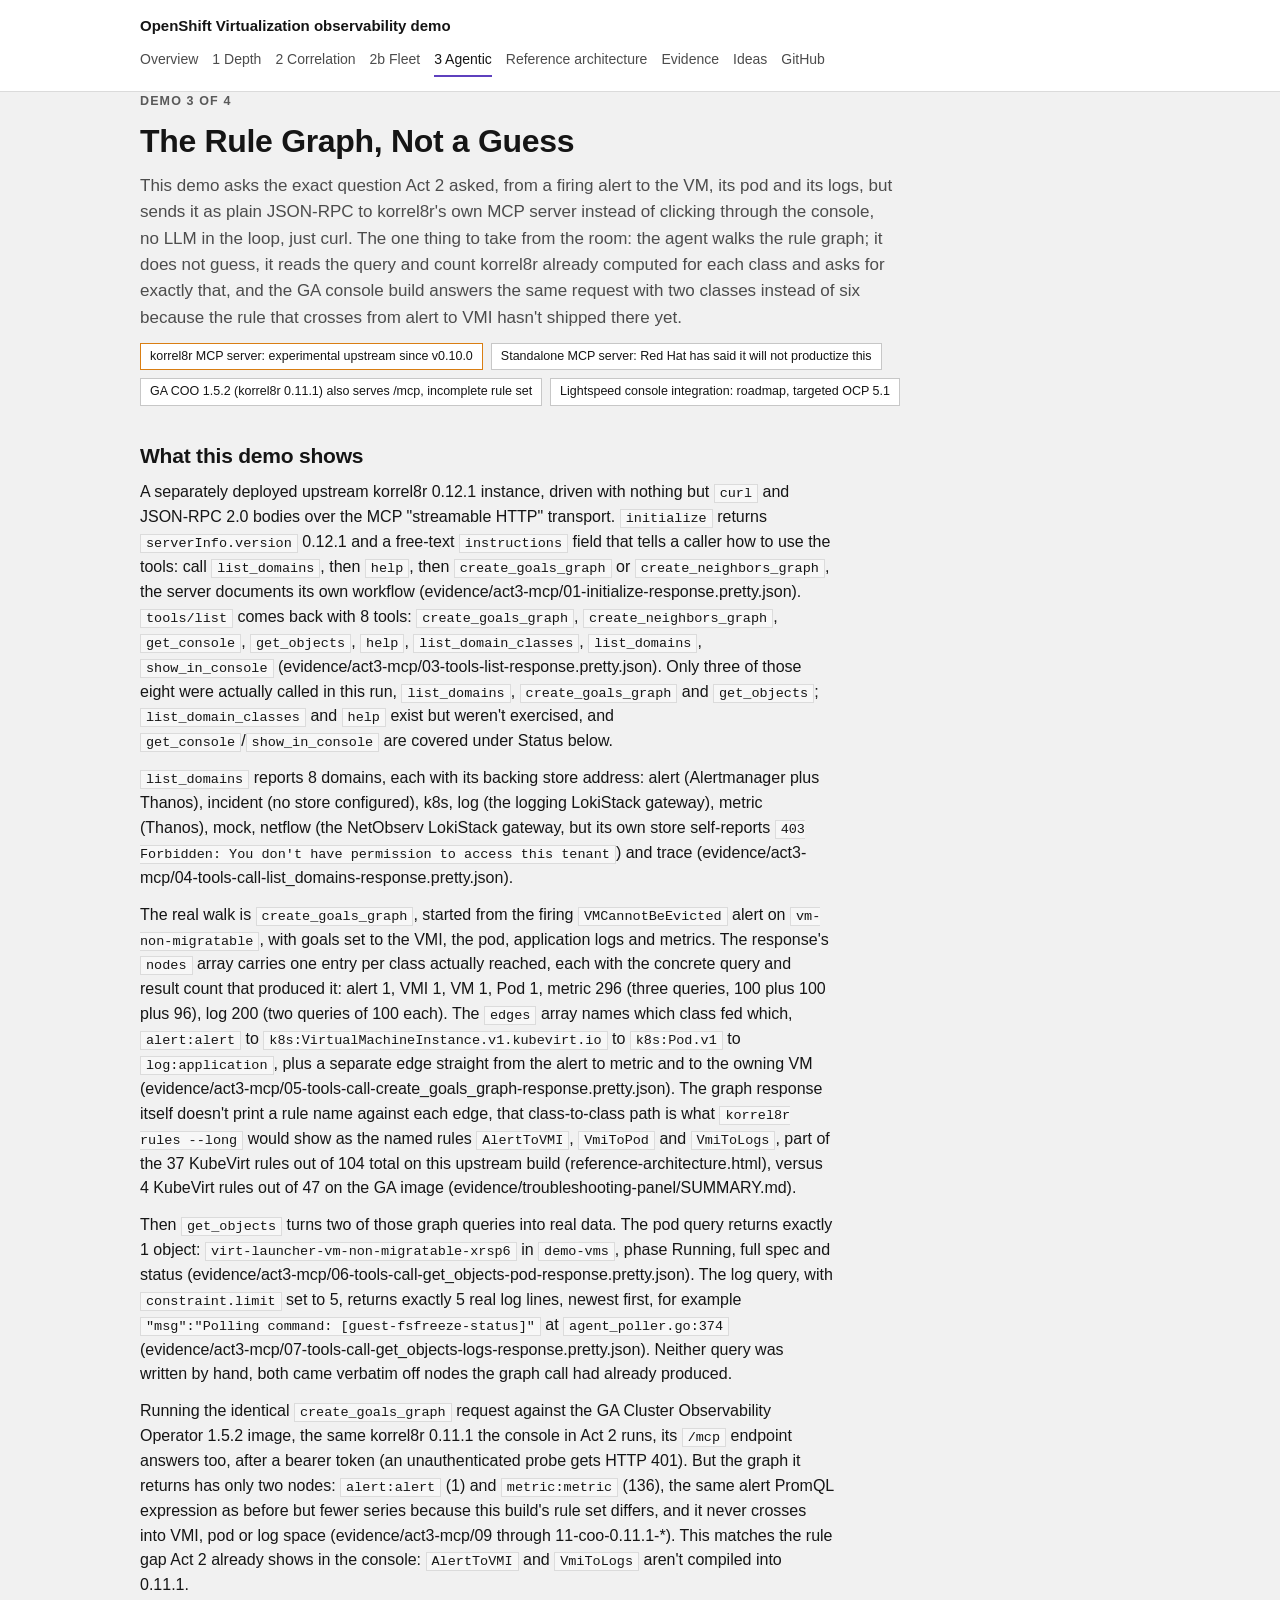
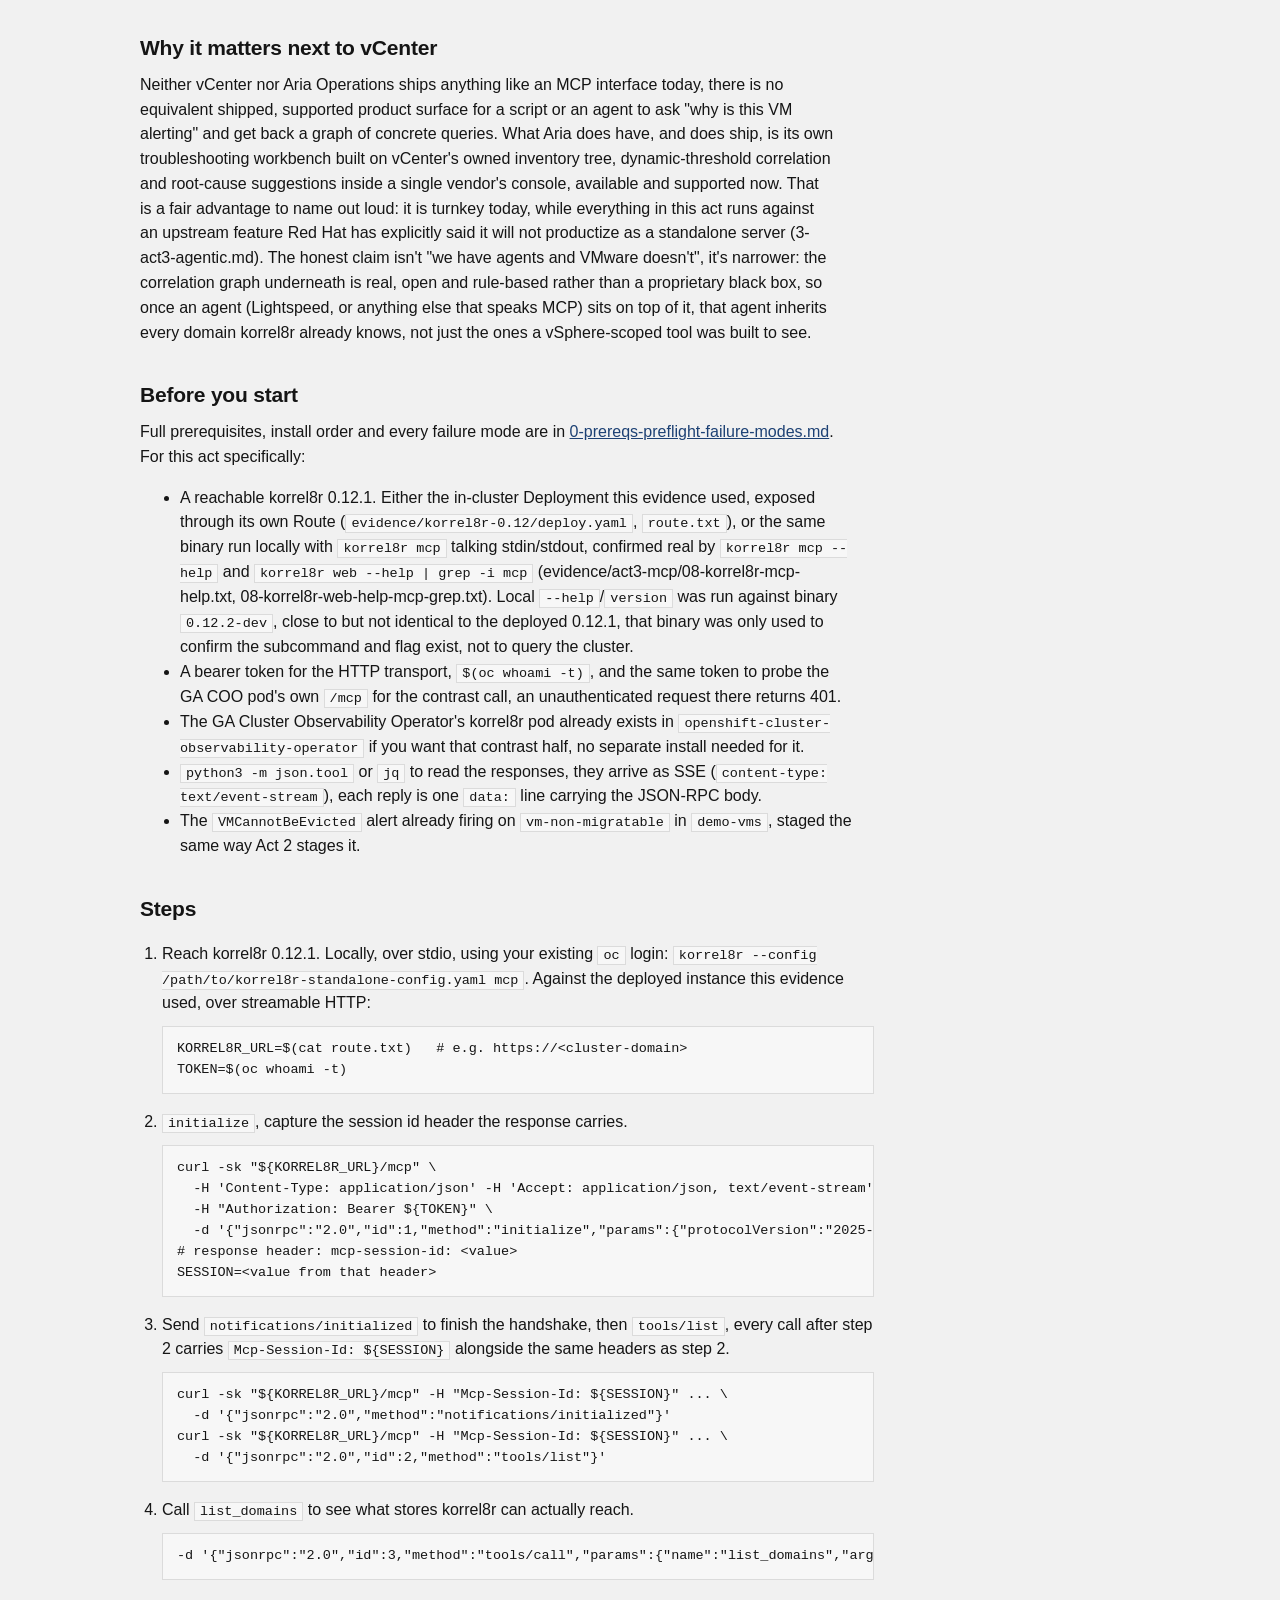
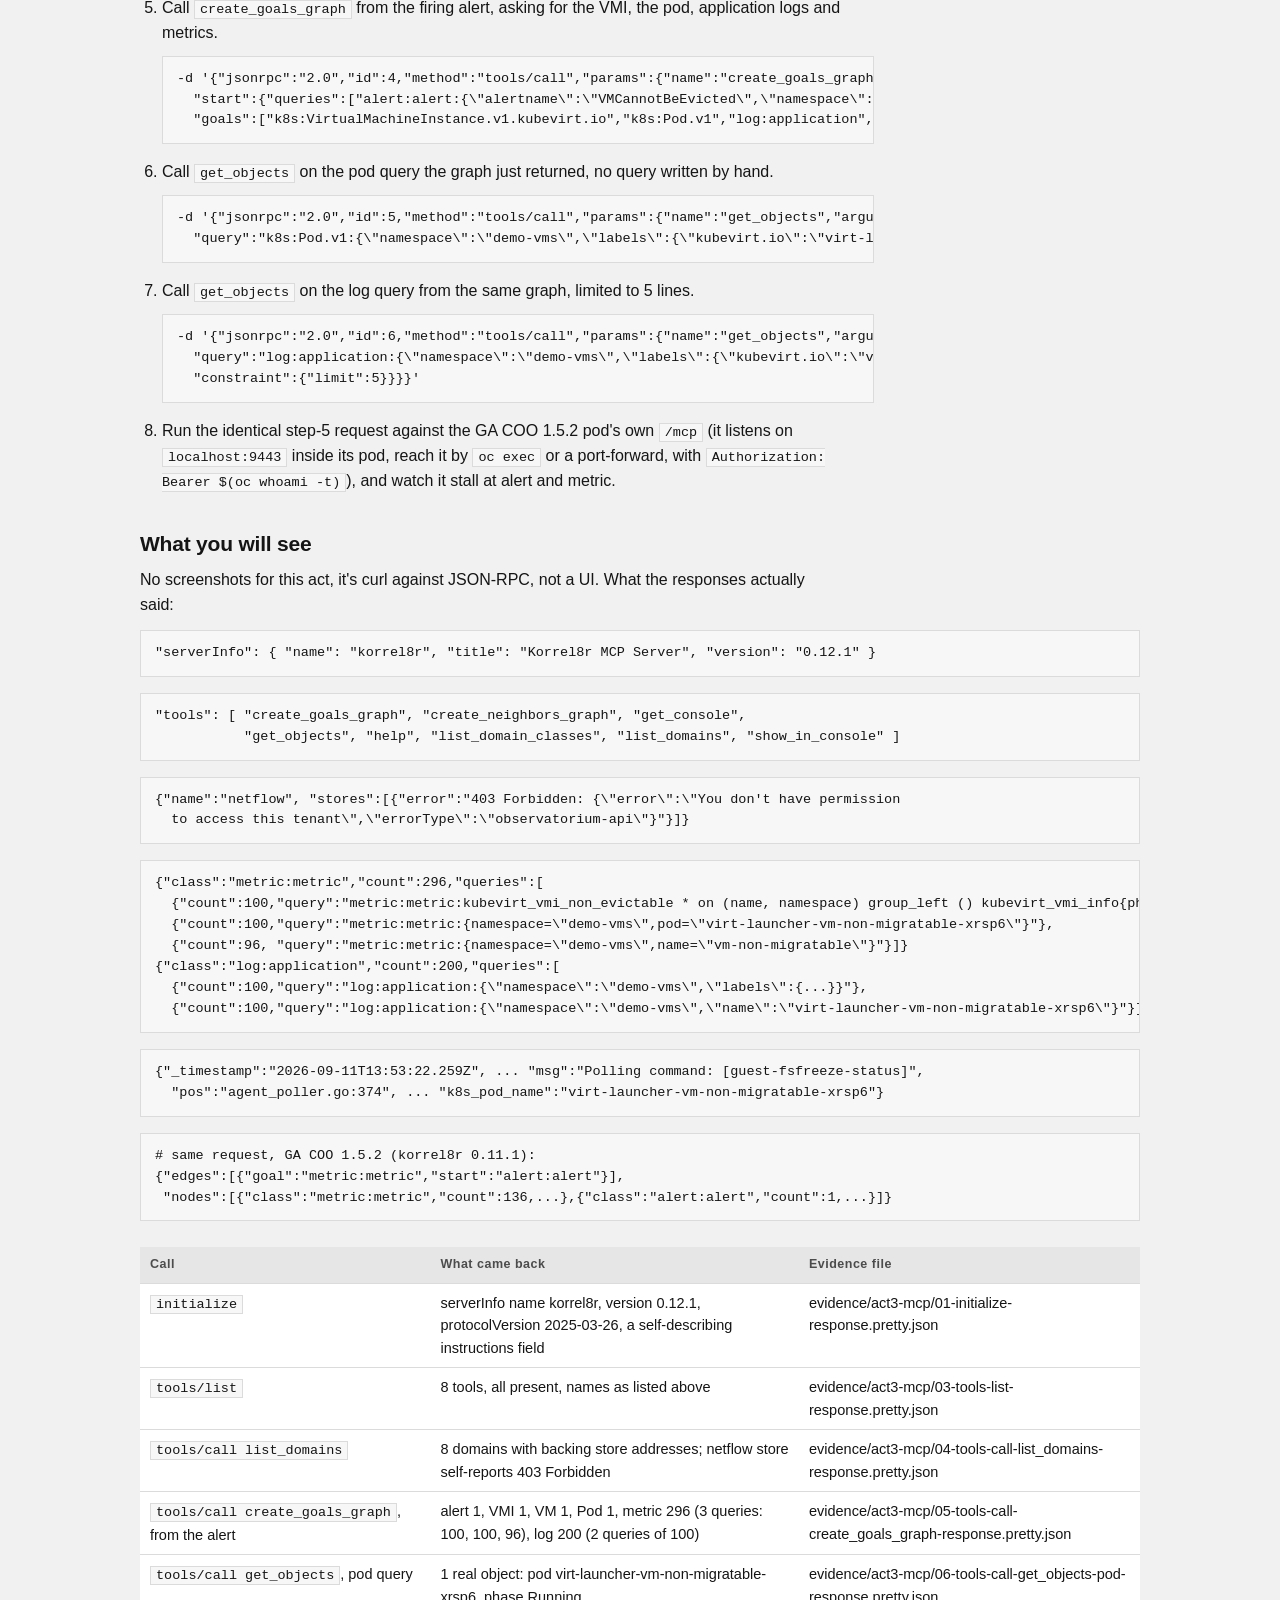
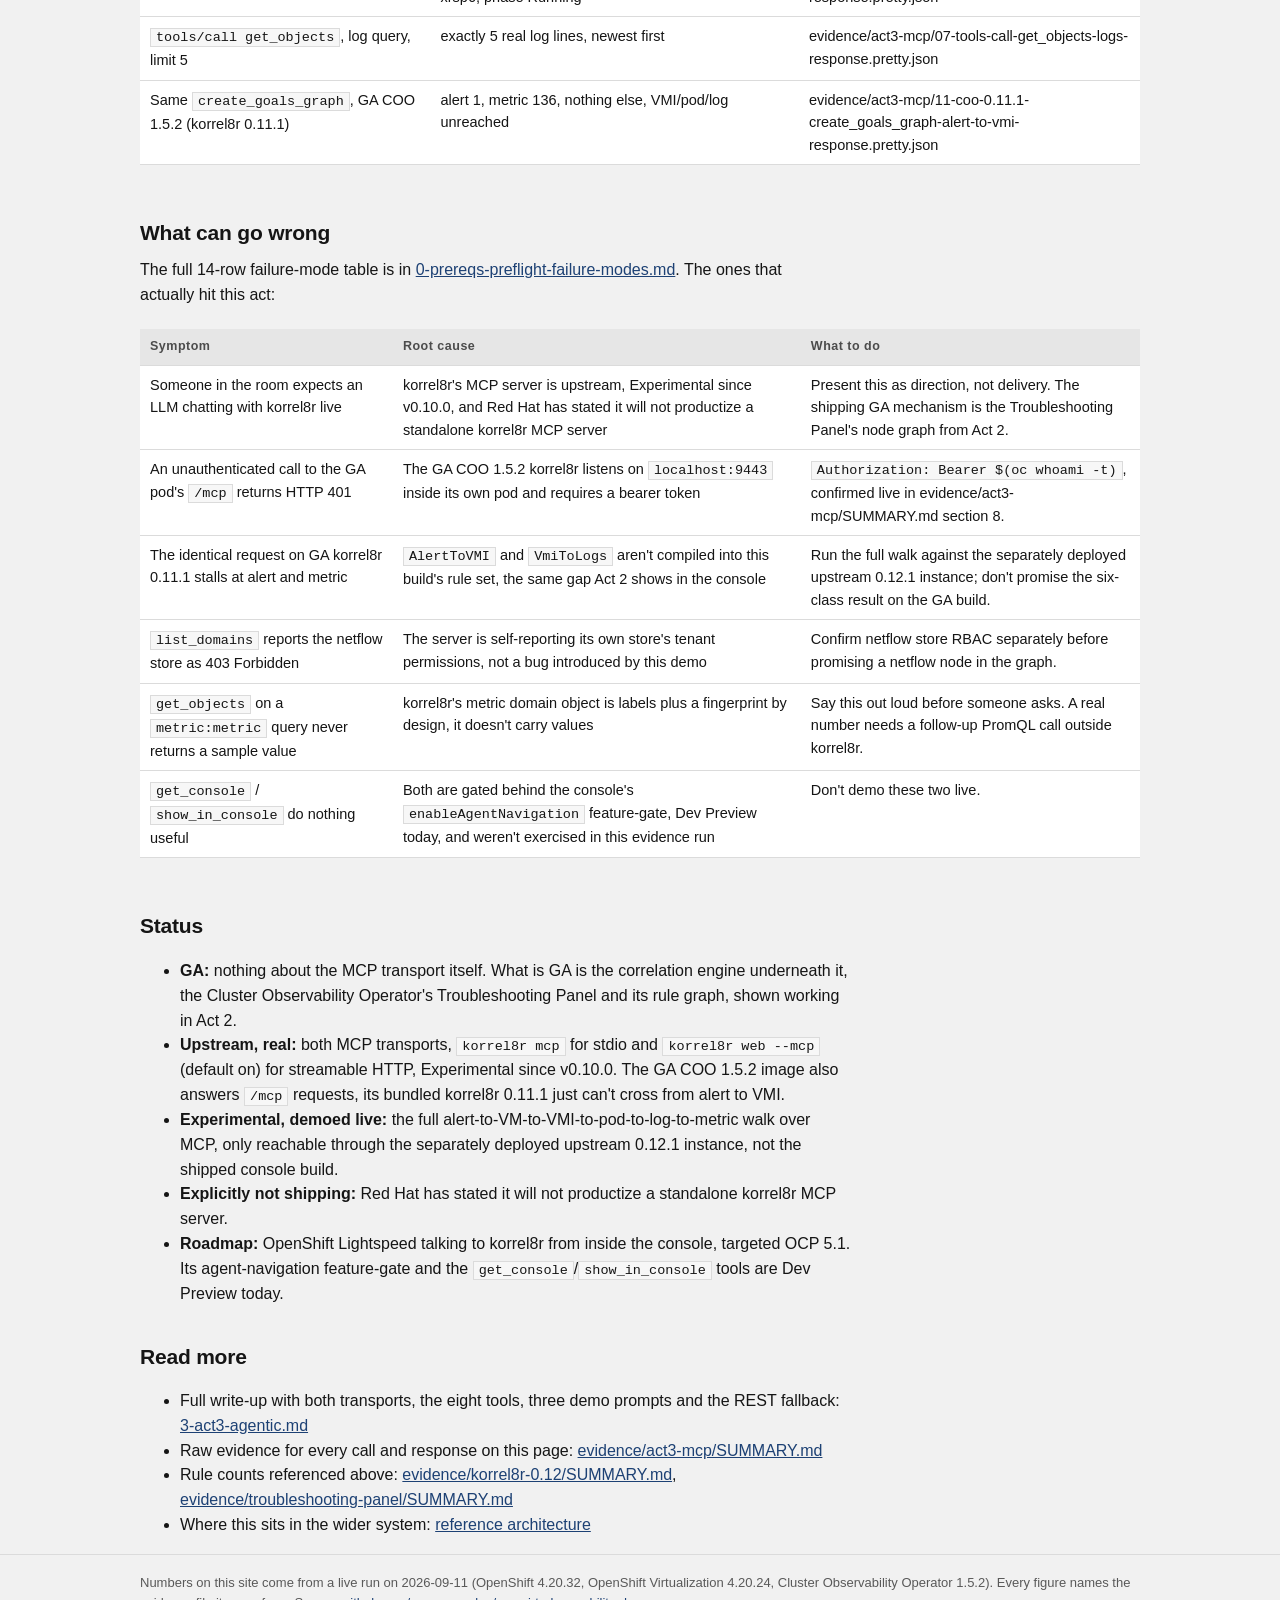
<file: docs/act3-agentic.html>
<!doctype html>
<html lang="en">
<head>
<meta charset="utf-8">
<meta name="viewport" content="width=device-width, initial-scale=1">
<title>The Rule Graph, Not a Guess</title>
<link rel="stylesheet" href="site.css">
</head>
<body>
<header class="top"><div class="shell">
  <a class="brand" href="index.html">OpenShift Virtualization observability demo</a>
  <nav>
    <a href="index.html">Overview</a>
    <a href="act1-depth.html">1 Depth</a>
    <a href="act2-correlation.html">2 Correlation</a>
    <a href="act2b-fleet.html">2b Fleet</a>
    <a href="act3-agentic.html" aria-current="page">3 Agentic</a>
    <a href="reference-architecture.html">Reference architecture</a>
    <a href="evidence.html">Evidence</a>
    <a href="ideas.html">Ideas</a>
    <a href="https://github.com/naeemarsalan/ocp-virt-observability-demo">GitHub</a>
  </nav>
</div></header>
<main class="shell">
<p class="kicker">Demo 3 of 4</p>
<h1>The Rule Graph, Not a Guess</h1>
<p class="lead">This demo asks the exact question Act 2 asked, from a firing alert to the VM, its pod and its logs, but sends it as plain JSON-RPC to korrel8r's own MCP server instead of clicking through the console, no LLM in the loop, just curl. The one thing to take from the room: the agent walks the rule graph; it does not guess, it reads the query and count korrel8r already computed for each class and asks for exactly that, and the GA console build answers the same request with two classes instead of six because the rule that crosses from alert to VMI hasn't shipped there yet.</p>

<div class="status">
  <span class="up">korrel8r MCP server: experimental upstream since v0.10.0</span>
  <span>Standalone MCP server: Red Hat has said it will not productize this</span>
  <span>GA COO 1.5.2 (korrel8r 0.11.1) also serves /mcp, incomplete rule set</span>
  <span>Lightspeed console integration: roadmap, targeted OCP 5.1</span>
</div>

<h2>What this demo shows</h2>
<p>A separately deployed upstream korrel8r 0.12.1 instance, driven with nothing but <code>curl</code> and JSON-RPC 2.0 bodies over the MCP "streamable HTTP" transport. <code>initialize</code> returns <code>serverInfo.version</code> 0.12.1 and a free-text <code>instructions</code> field that tells a caller how to use the tools: call <code>list_domains</code>, then <code>help</code>, then <code>create_goals_graph</code> or <code>create_neighbors_graph</code>, the server documents its own workflow (evidence/act3-mcp/01-initialize-response.pretty.json). <code>tools/list</code> comes back with 8 tools: <code>create_goals_graph</code>, <code>create_neighbors_graph</code>, <code>get_console</code>, <code>get_objects</code>, <code>help</code>, <code>list_domain_classes</code>, <code>list_domains</code>, <code>show_in_console</code> (evidence/act3-mcp/03-tools-list-response.pretty.json). Only three of those eight were actually called in this run, <code>list_domains</code>, <code>create_goals_graph</code> and <code>get_objects</code>; <code>list_domain_classes</code> and <code>help</code> exist but weren't exercised, and <code>get_console</code>/<code>show_in_console</code> are covered under Status below.</p>
<p><code>list_domains</code> reports 8 domains, each with its backing store address: alert (Alertmanager plus Thanos), incident (no store configured), k8s, log (the logging LokiStack gateway), metric (Thanos), mock, netflow (the NetObserv LokiStack gateway, but its own store self-reports <code>403 Forbidden: You don't have permission to access this tenant</code>) and trace (evidence/act3-mcp/04-tools-call-list_domains-response.pretty.json).</p>
<p>The real walk is <code>create_goals_graph</code>, started from the firing <code>VMCannotBeEvicted</code> alert on <code>vm-non-migratable</code>, with goals set to the VMI, the pod, application logs and metrics. The response's <code>nodes</code> array carries one entry per class actually reached, each with the concrete query and result count that produced it: alert 1, VMI 1, VM 1, Pod 1, metric 296 (three queries, 100 plus 100 plus 96), log 200 (two queries of 100 each). The <code>edges</code> array names which class fed which, <code>alert:alert</code> to <code>k8s:VirtualMachineInstance.v1.kubevirt.io</code> to <code>k8s:Pod.v1</code> to <code>log:application</code>, plus a separate edge straight from the alert to metric and to the owning VM (evidence/act3-mcp/05-tools-call-create_goals_graph-response.pretty.json). The graph response itself doesn't print a rule name against each edge, that class-to-class path is what <code>korrel8r rules --long</code> would show as the named rules <code>AlertToVMI</code>, <code>VmiToPod</code> and <code>VmiToLogs</code>, part of the 37 KubeVirt rules out of 104 total on this upstream build (reference-architecture.html), versus 4 KubeVirt rules out of 47 on the GA image (evidence/troubleshooting-panel/SUMMARY.md).</p>
<p>Then <code>get_objects</code> turns two of those graph queries into real data. The pod query returns exactly 1 object: <code>virt-launcher-vm-non-migratable-xrsp6</code> in <code>demo-vms</code>, phase Running, full spec and status (evidence/act3-mcp/06-tools-call-get_objects-pod-response.pretty.json). The log query, with <code>constraint.limit</code> set to 5, returns exactly 5 real log lines, newest first, for example <code>"msg":"Polling command: [guest-fsfreeze-status]"</code> at <code>agent_poller.go:374</code> (evidence/act3-mcp/07-tools-call-get_objects-logs-response.pretty.json). Neither query was written by hand, both came verbatim off nodes the graph call had already produced.</p>
<p>Running the identical <code>create_goals_graph</code> request against the GA Cluster Observability Operator 1.5.2 image, the same korrel8r 0.11.1 the console in Act 2 runs, its <code>/mcp</code> endpoint answers too, after a bearer token (an unauthenticated probe gets HTTP 401). But the graph it returns has only two nodes: <code>alert:alert</code> (1) and <code>metric:metric</code> (136), the same alert PromQL expression as before but fewer series because this build's rule set differs, and it never crosses into VMI, pod or log space (evidence/act3-mcp/09 through 11-coo-0.11.1-*). This matches the rule gap Act 2 already shows in the console: <code>AlertToVMI</code> and <code>VmiToLogs</code> aren't compiled into 0.11.1.</p>

<h2>Why it matters next to vCenter</h2>
<p>Neither vCenter nor Aria Operations ships anything like an MCP interface today, there is no equivalent shipped, supported product surface for a script or an agent to ask "why is this VM alerting" and get back a graph of concrete queries. What Aria does have, and does ship, is its own troubleshooting workbench built on vCenter's owned inventory tree, dynamic-threshold correlation and root-cause suggestions inside a single vendor's console, available and supported now. That is a fair advantage to name out loud: it is turnkey today, while everything in this act runs against an upstream feature Red Hat has explicitly said it will not productize as a standalone server (3-act3-agentic.md). The honest claim isn't "we have agents and VMware doesn't", it's narrower: the correlation graph underneath is real, open and rule-based rather than a proprietary black box, so once an agent (Lightspeed, or anything else that speaks MCP) sits on top of it, that agent inherits every domain korrel8r already knows, not just the ones a vSphere-scoped tool was built to see.</p>

<h2>Before you start</h2>
<p>Full prerequisites, install order and every failure mode are in <a href="https://github.com/naeemarsalan/ocp-virt-observability-demo/blob/main/0-prereqs-preflight-failure-modes.md">0-prereqs-preflight-failure-modes.md</a>. For this act specifically:</p>
<ul>
<li>A reachable korrel8r 0.12.1. Either the in-cluster Deployment this evidence used, exposed through its own Route (<code>evidence/korrel8r-0.12/deploy.yaml</code>, <code>route.txt</code>), or the same binary run locally with <code>korrel8r mcp</code> talking stdin/stdout, confirmed real by <code>korrel8r mcp --help</code> and <code>korrel8r web --help | grep -i mcp</code> (evidence/act3-mcp/08-korrel8r-mcp-help.txt, 08-korrel8r-web-help-mcp-grep.txt). Local <code>--help</code>/<code>version</code> was run against binary <code>0.12.2-dev</code>, close to but not identical to the deployed 0.12.1, that binary was only used to confirm the subcommand and flag exist, not to query the cluster.</li>
<li>A bearer token for the HTTP transport, <code>$(oc whoami -t)</code>, and the same token to probe the GA COO pod's own <code>/mcp</code> for the contrast call, an unauthenticated request there returns 401.</li>
<li>The GA Cluster Observability Operator's korrel8r pod already exists in <code>openshift-cluster-observability-operator</code> if you want that contrast half, no separate install needed for it.</li>
<li><code>python3 -m json.tool</code> or <code>jq</code> to read the responses, they arrive as SSE (<code>content-type: text/event-stream</code>), each reply is one <code>data:</code> line carrying the JSON-RPC body.</li>
<li>The <code>VMCannotBeEvicted</code> alert already firing on <code>vm-non-migratable</code> in <code>demo-vms</code>, staged the same way Act 2 stages it.</li>
</ul>

<h2>Steps</h2>
<ol class="steps">
<li>Reach korrel8r 0.12.1. Locally, over stdio, using your existing <code>oc</code> login: <code>korrel8r --config /path/to/korrel8r-standalone-config.yaml mcp</code>. Against the deployed instance this evidence used, over streamable HTTP:
<pre><code>KORREL8R_URL=$(cat route.txt)   # e.g. https://&lt;cluster-domain&gt;
TOKEN=$(oc whoami -t)</code></pre>
</li>
<li><code>initialize</code>, capture the session id header the response carries.
<pre><code>curl -sk "${KORREL8R_URL}/mcp" \
  -H 'Content-Type: application/json' -H 'Accept: application/json, text/event-stream' \
  -H "Authorization: Bearer ${TOKEN}" \
  -d '{"jsonrpc":"2.0","id":1,"method":"initialize","params":{"protocolVersion":"2025-03-26","capabilities":{},"clientInfo":{"name":"curl-evidence","version":"1"}}}'
# response header: mcp-session-id: &lt;value&gt;
SESSION=&lt;value from that header&gt;</code></pre>
</li>
<li>Send <code>notifications/initialized</code> to finish the handshake, then <code>tools/list</code>, every call after step 2 carries <code>Mcp-Session-Id: ${SESSION}</code> alongside the same headers as step 2.
<pre><code>curl -sk "${KORREL8R_URL}/mcp" -H "Mcp-Session-Id: ${SESSION}" ... \
  -d '{"jsonrpc":"2.0","method":"notifications/initialized"}'
curl -sk "${KORREL8R_URL}/mcp" -H "Mcp-Session-Id: ${SESSION}" ... \
  -d '{"jsonrpc":"2.0","id":2,"method":"tools/list"}'</code></pre>
</li>
<li>Call <code>list_domains</code> to see what stores korrel8r can actually reach.
<pre><code>-d '{"jsonrpc":"2.0","id":3,"method":"tools/call","params":{"name":"list_domains","arguments":{}}}'</code></pre>
</li>
<li>Call <code>create_goals_graph</code> from the firing alert, asking for the VMI, the pod, application logs and metrics.
<pre><code>-d '{"jsonrpc":"2.0","id":4,"method":"tools/call","params":{"name":"create_goals_graph","arguments":{
  "start":{"queries":["alert:alert:{\"alertname\":\"VMCannotBeEvicted\",\"namespace\":\"demo-vms\",\"name\":\"vm-non-migratable\"}"]},
  "goals":["k8s:VirtualMachineInstance.v1.kubevirt.io","k8s:Pod.v1","log:application","metric:metric"]}}}'</code></pre>
</li>
<li>Call <code>get_objects</code> on the pod query the graph just returned, no query written by hand.
<pre><code>-d '{"jsonrpc":"2.0","id":5,"method":"tools/call","params":{"name":"get_objects","arguments":{
  "query":"k8s:Pod.v1:{\"namespace\":\"demo-vms\",\"labels\":{\"kubevirt.io\":\"virt-launcher\",\"vm.kubevirt.io/name\":\"vm-non-migratable\"}}"}}}'</code></pre>
</li>
<li>Call <code>get_objects</code> on the log query from the same graph, limited to 5 lines.
<pre><code>-d '{"jsonrpc":"2.0","id":6,"method":"tools/call","params":{"name":"get_objects","arguments":{
  "query":"log:application:{\"namespace\":\"demo-vms\",\"labels\":{\"kubevirt.io\":\"virt-launcher\",\"vm.kubevirt.io/name\":\"vm-non-migratable\"}}",
  "constraint":{"limit":5}}}}'</code></pre>
</li>
<li>Run the identical step-5 request against the GA COO 1.5.2 pod's own <code>/mcp</code> (it listens on <code>localhost:9443</code> inside its pod, reach it by <code>oc exec</code> or a port-forward, with <code>Authorization: Bearer $(oc whoami -t)</code>), and watch it stall at alert and metric.</li>
</ol>

<h2>What you will see</h2>
<p>No screenshots for this act, it's curl against JSON-RPC, not a UI. What the responses actually said:</p>
<pre><code>"serverInfo": { "name": "korrel8r", "title": "Korrel8r MCP Server", "version": "0.12.1" }</code></pre>
<pre><code>"tools": [ "create_goals_graph", "create_neighbors_graph", "get_console",
           "get_objects", "help", "list_domain_classes", "list_domains", "show_in_console" ]</code></pre>
<pre><code>{"name":"netflow", "stores":[{"error":"403 Forbidden: {\"error\":\"You don't have permission
  to access this tenant\",\"errorType\":\"observatorium-api\"}"}]}</code></pre>
<pre><code>{"class":"metric:metric","count":296,"queries":[
  {"count":100,"query":"metric:metric:kubevirt_vmi_non_evictable * on (name, namespace) group_left () kubevirt_vmi_info{phase=\"running\"} == 1"},
  {"count":100,"query":"metric:metric:{namespace=\"demo-vms\",pod=\"virt-launcher-vm-non-migratable-xrsp6\"}"},
  {"count":96, "query":"metric:metric:{namespace=\"demo-vms\",name=\"vm-non-migratable\"}"}]}
{"class":"log:application","count":200,"queries":[
  {"count":100,"query":"log:application:{\"namespace\":\"demo-vms\",\"labels\":{...}}"},
  {"count":100,"query":"log:application:{\"namespace\":\"demo-vms\",\"name\":\"virt-launcher-vm-non-migratable-xrsp6\"}"}]}</code></pre>
<pre><code>{"_timestamp":"2026-09-11T13:53:22.259Z", ... "msg":"Polling command: [guest-fsfreeze-status]",
  "pos":"agent_poller.go:374", ... "k8s_pod_name":"virt-launcher-vm-non-migratable-xrsp6"}</code></pre>
<pre><code># same request, GA COO 1.5.2 (korrel8r 0.11.1):
{"edges":[{"goal":"metric:metric","start":"alert:alert"}],
 "nodes":[{"class":"metric:metric","count":136,...},{"class":"alert:alert","count":1,...}]}</code></pre>

<div class="tw">
<table>
<thead><tr><th>Call</th><th>What came back</th><th>Evidence file</th></tr></thead>
<tbody>
<tr><td><code>initialize</code></td><td>serverInfo name korrel8r, version 0.12.1, protocolVersion 2025-03-26, a self-describing instructions field</td><td>evidence/act3-mcp/01-initialize-response.pretty.json</td></tr>
<tr><td><code>tools/list</code></td><td>8 tools, all present, names as listed above</td><td>evidence/act3-mcp/03-tools-list-response.pretty.json</td></tr>
<tr><td><code>tools/call list_domains</code></td><td>8 domains with backing store addresses; netflow store self-reports 403 Forbidden</td><td>evidence/act3-mcp/04-tools-call-list_domains-response.pretty.json</td></tr>
<tr><td><code>tools/call create_goals_graph</code>, from the alert</td><td>alert 1, VMI 1, VM 1, Pod 1, metric 296 (3 queries: 100, 100, 96), log 200 (2 queries of 100)</td><td>evidence/act3-mcp/05-tools-call-create_goals_graph-response.pretty.json</td></tr>
<tr><td><code>tools/call get_objects</code>, pod query</td><td>1 real object: pod virt-launcher-vm-non-migratable-xrsp6, phase Running</td><td>evidence/act3-mcp/06-tools-call-get_objects-pod-response.pretty.json</td></tr>
<tr><td><code>tools/call get_objects</code>, log query, limit 5</td><td>exactly 5 real log lines, newest first</td><td>evidence/act3-mcp/07-tools-call-get_objects-logs-response.pretty.json</td></tr>
<tr><td>Same <code>create_goals_graph</code>, GA COO 1.5.2 (korrel8r 0.11.1)</td><td>alert 1, metric 136, nothing else, VMI/pod/log unreached</td><td>evidence/act3-mcp/11-coo-0.11.1-create_goals_graph-alert-to-vmi-response.pretty.json</td></tr>
</tbody>
</table>
</div>

<h2>What can go wrong</h2>
<p>The full 14-row failure-mode table is in <a href="https://github.com/naeemarsalan/ocp-virt-observability-demo/blob/main/0-prereqs-preflight-failure-modes.md">0-prereqs-preflight-failure-modes.md</a>. The ones that actually hit this act:</p>

<div class="tw">
<table>
<thead><tr><th>Symptom</th><th>Root cause</th><th>What to do</th></tr></thead>
<tbody>
<tr><td>Someone in the room expects an LLM chatting with korrel8r live</td><td>korrel8r's MCP server is upstream, Experimental since v0.10.0, and Red Hat has stated it will not productize a standalone korrel8r MCP server</td><td>Present this as direction, not delivery. The shipping GA mechanism is the Troubleshooting Panel's node graph from Act 2.</td></tr>
<tr><td>An unauthenticated call to the GA pod's <code>/mcp</code> returns HTTP 401</td><td>The GA COO 1.5.2 korrel8r listens on <code>localhost:9443</code> inside its own pod and requires a bearer token</td><td><code>Authorization: Bearer $(oc whoami -t)</code>, confirmed live in evidence/act3-mcp/SUMMARY.md section 8.</td></tr>
<tr><td>The identical request on GA korrel8r 0.11.1 stalls at alert and metric</td><td><code>AlertToVMI</code> and <code>VmiToLogs</code> aren't compiled into this build's rule set, the same gap Act 2 shows in the console</td><td>Run the full walk against the separately deployed upstream 0.12.1 instance; don't promise the six-class result on the GA build.</td></tr>
<tr><td><code>list_domains</code> reports the netflow store as 403 Forbidden</td><td>The server is self-reporting its own store's tenant permissions, not a bug introduced by this demo</td><td>Confirm netflow store RBAC separately before promising a netflow node in the graph.</td></tr>
<tr><td><code>get_objects</code> on a <code>metric:metric</code> query never returns a sample value</td><td>korrel8r's metric domain object is labels plus a fingerprint by design, it doesn't carry values</td><td>Say this out loud before someone asks. A real number needs a follow-up PromQL call outside korrel8r.</td></tr>
<tr><td><code>get_console</code> / <code>show_in_console</code> do nothing useful</td><td>Both are gated behind the console's <code>enableAgentNavigation</code> feature-gate, Dev Preview today, and weren't exercised in this evidence run</td><td>Don't demo these two live.</td></tr>
</tbody>
</table>
</div>

<h2>Status</h2>
<ul>
<li><strong>GA:</strong> nothing about the MCP transport itself. What is GA is the correlation engine underneath it, the Cluster Observability Operator's Troubleshooting Panel and its rule graph, shown working in Act 2.</li>
<li><strong>Upstream, real:</strong> both MCP transports, <code>korrel8r mcp</code> for stdio and <code>korrel8r web --mcp</code> (default on) for streamable HTTP, Experimental since v0.10.0. The GA COO 1.5.2 image also answers <code>/mcp</code> requests, its bundled korrel8r 0.11.1 just can't cross from alert to VMI.</li>
<li><strong>Experimental, demoed live:</strong> the full alert-to-VM-to-VMI-to-pod-to-log-to-metric walk over MCP, only reachable through the separately deployed upstream 0.12.1 instance, not the shipped console build.</li>
<li><strong>Explicitly not shipping:</strong> Red Hat has stated it will not productize a standalone korrel8r MCP server.</li>
<li><strong>Roadmap:</strong> OpenShift Lightspeed talking to korrel8r from inside the console, targeted OCP 5.1. Its agent-navigation feature-gate and the <code>get_console</code>/<code>show_in_console</code> tools are Dev Preview today.</li>
</ul>

<h2>Read more</h2>
<ul>
<li>Full write-up with both transports, the eight tools, three demo prompts and the REST fallback: <a href="https://github.com/naeemarsalan/ocp-virt-observability-demo/blob/main/3-act3-agentic.md">3-act3-agentic.md</a></li>
<li>Raw evidence for every call and response on this page: <a href="https://github.com/naeemarsalan/ocp-virt-observability-demo/blob/main/evidence/act3-mcp/SUMMARY.md">evidence/act3-mcp/SUMMARY.md</a></li>
<li>Rule counts referenced above: <a href="https://github.com/naeemarsalan/ocp-virt-observability-demo/blob/main/evidence/korrel8r-0.12/SUMMARY.md">evidence/korrel8r-0.12/SUMMARY.md</a>, <a href="https://github.com/naeemarsalan/ocp-virt-observability-demo/blob/main/evidence/troubleshooting-panel/SUMMARY.md">evidence/troubleshooting-panel/SUMMARY.md</a></li>
<li>Where this sits in the wider system: <a href="reference-architecture.html">reference architecture</a></li>
</ul>

</main>
<footer><div class="shell">Numbers on this site come from a live run on 2026-09-11 (OpenShift 4.20.32, OpenShift Virtualization 4.20.24, Cluster Observability Operator 1.5.2). Every figure names the evidence file it came from. Source: <a href="https://github.com/naeemarsalan/ocp-virt-observability-demo">github.com/naeemarsalan/ocp-virt-observability-demo</a>.</div></footer>
</body>
</html>
</file>
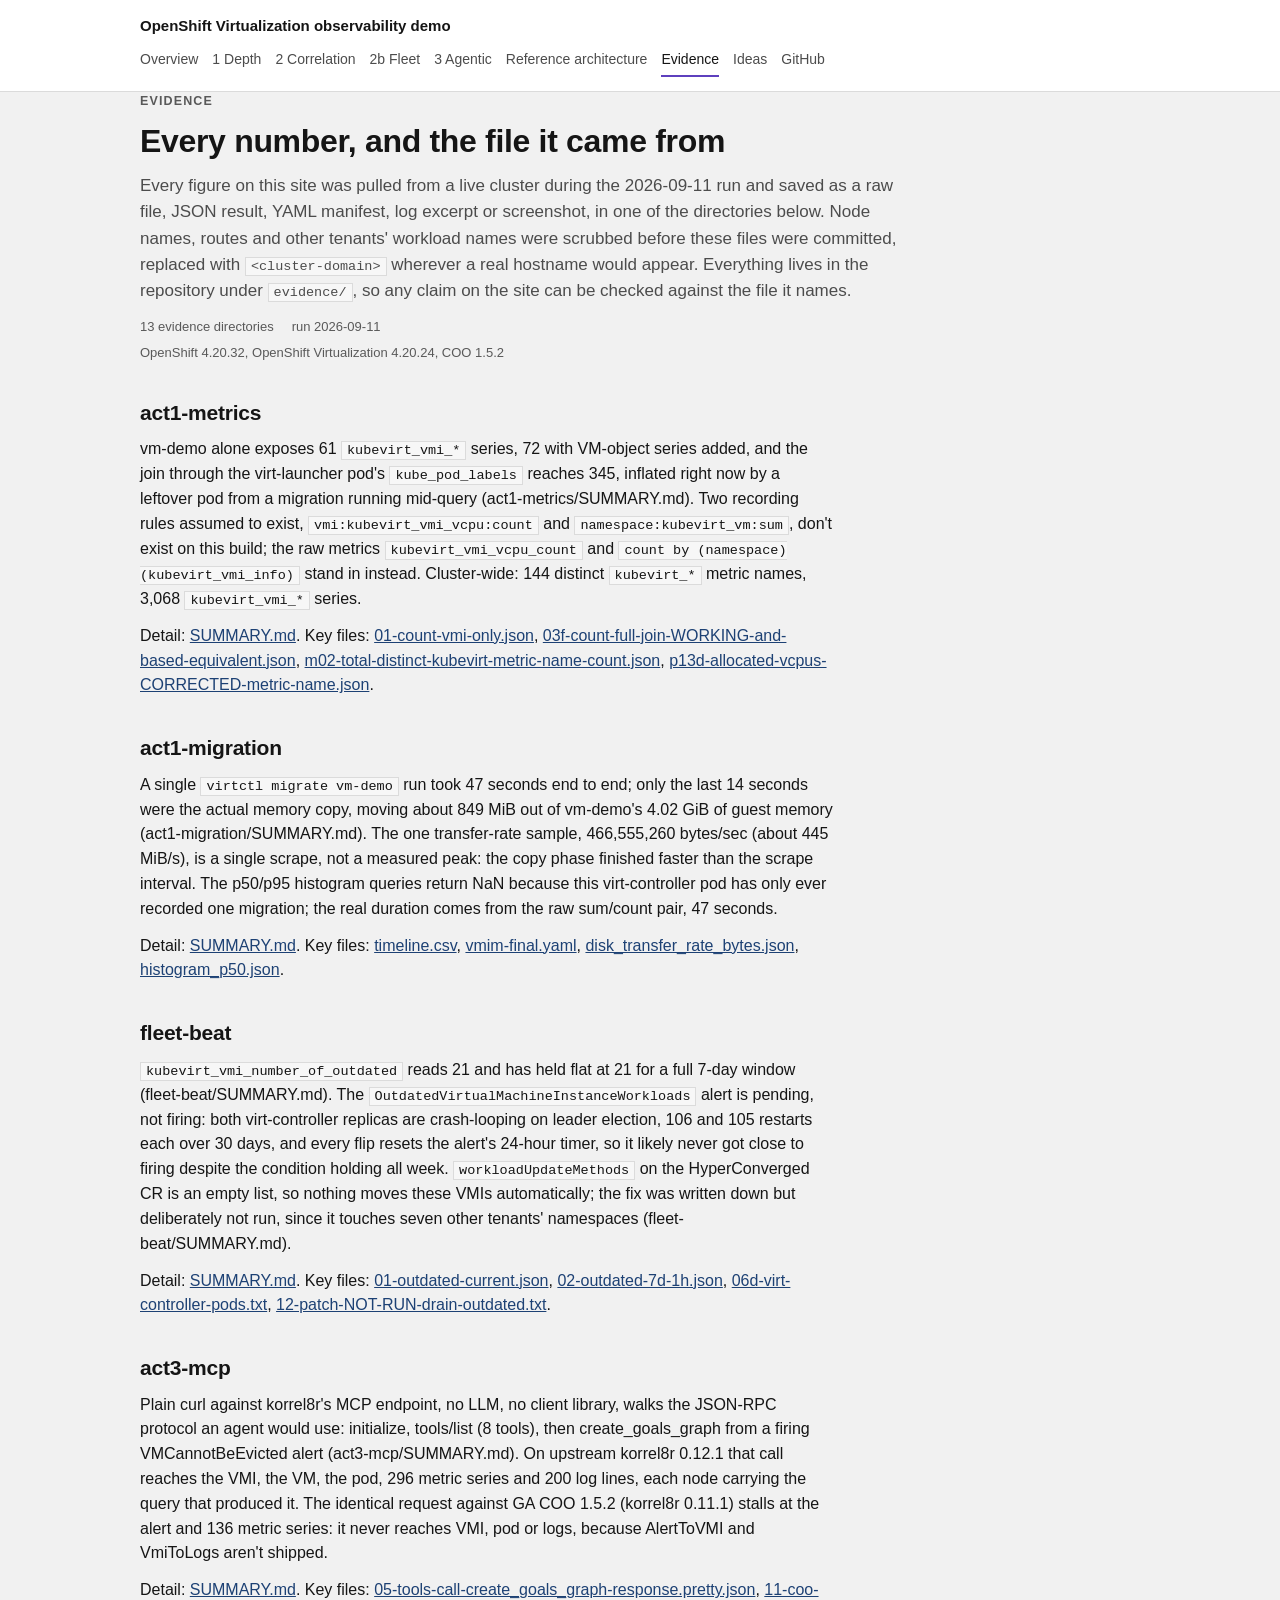
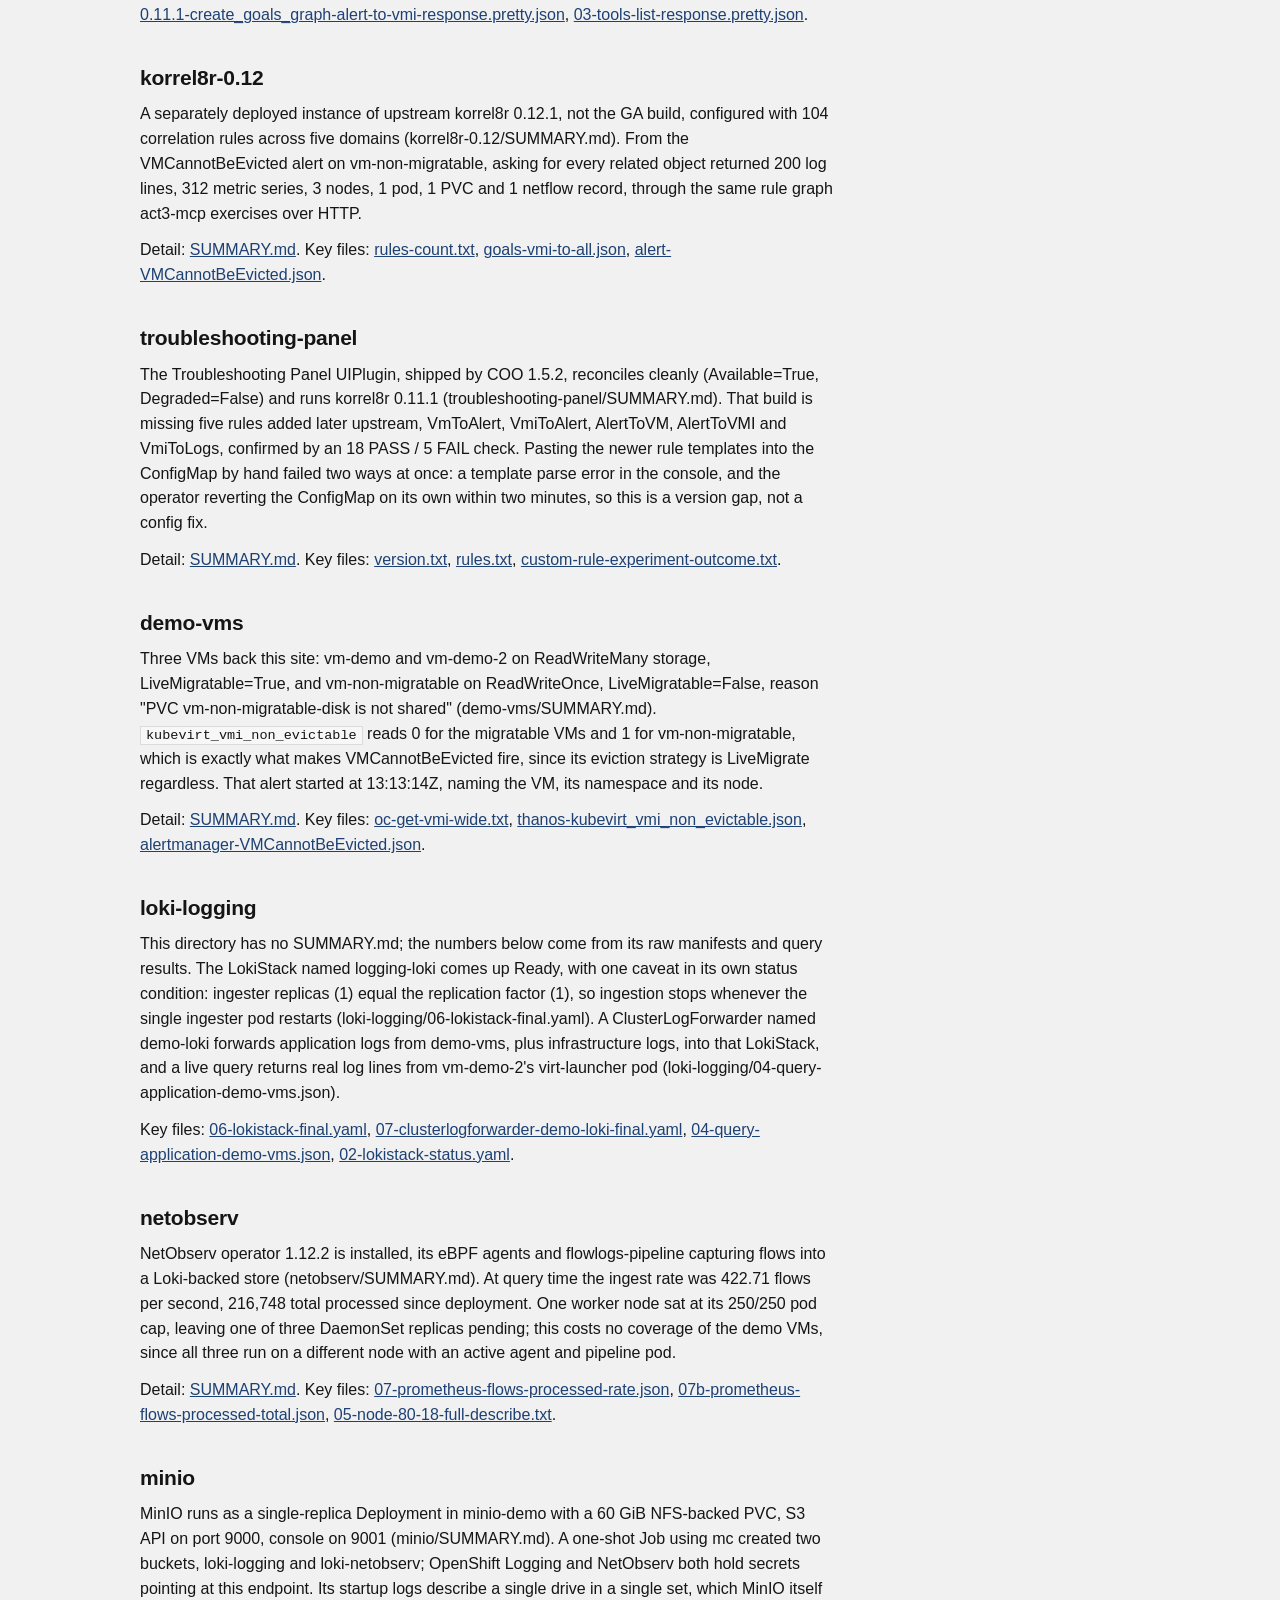
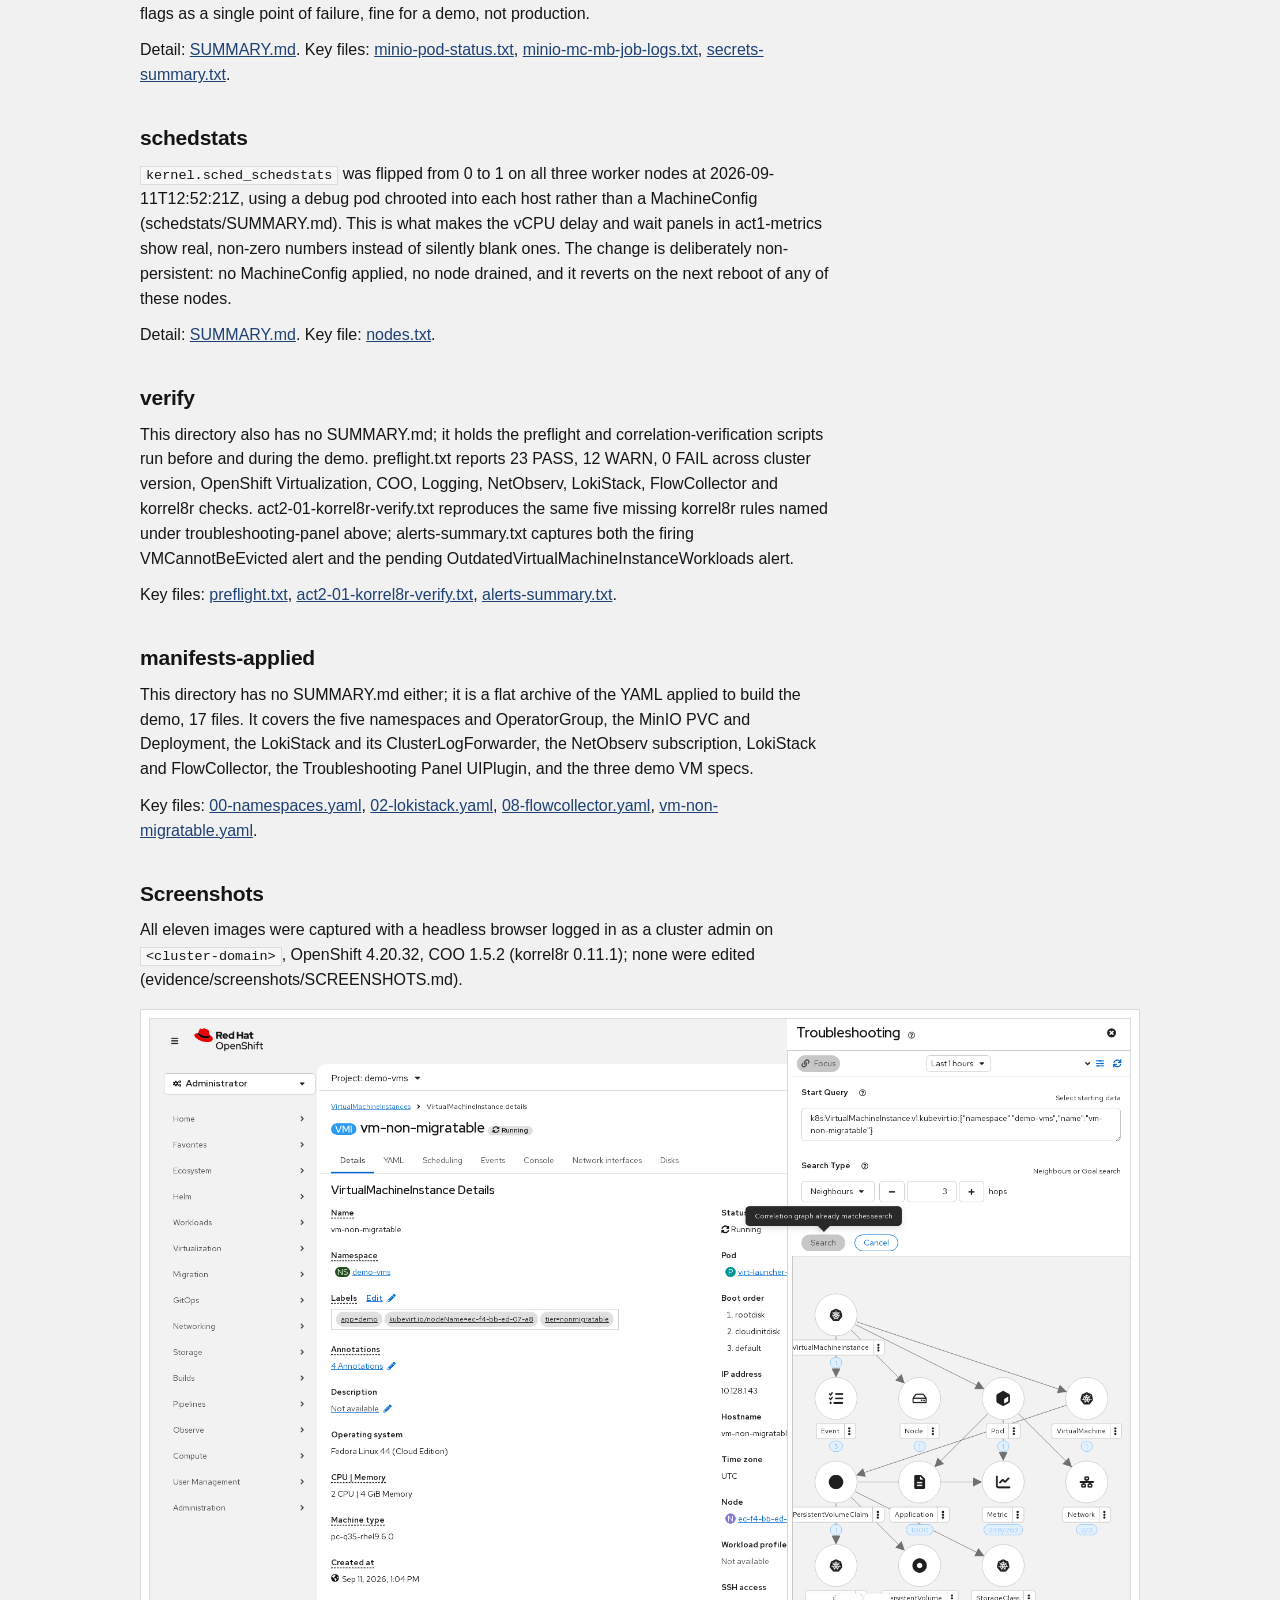
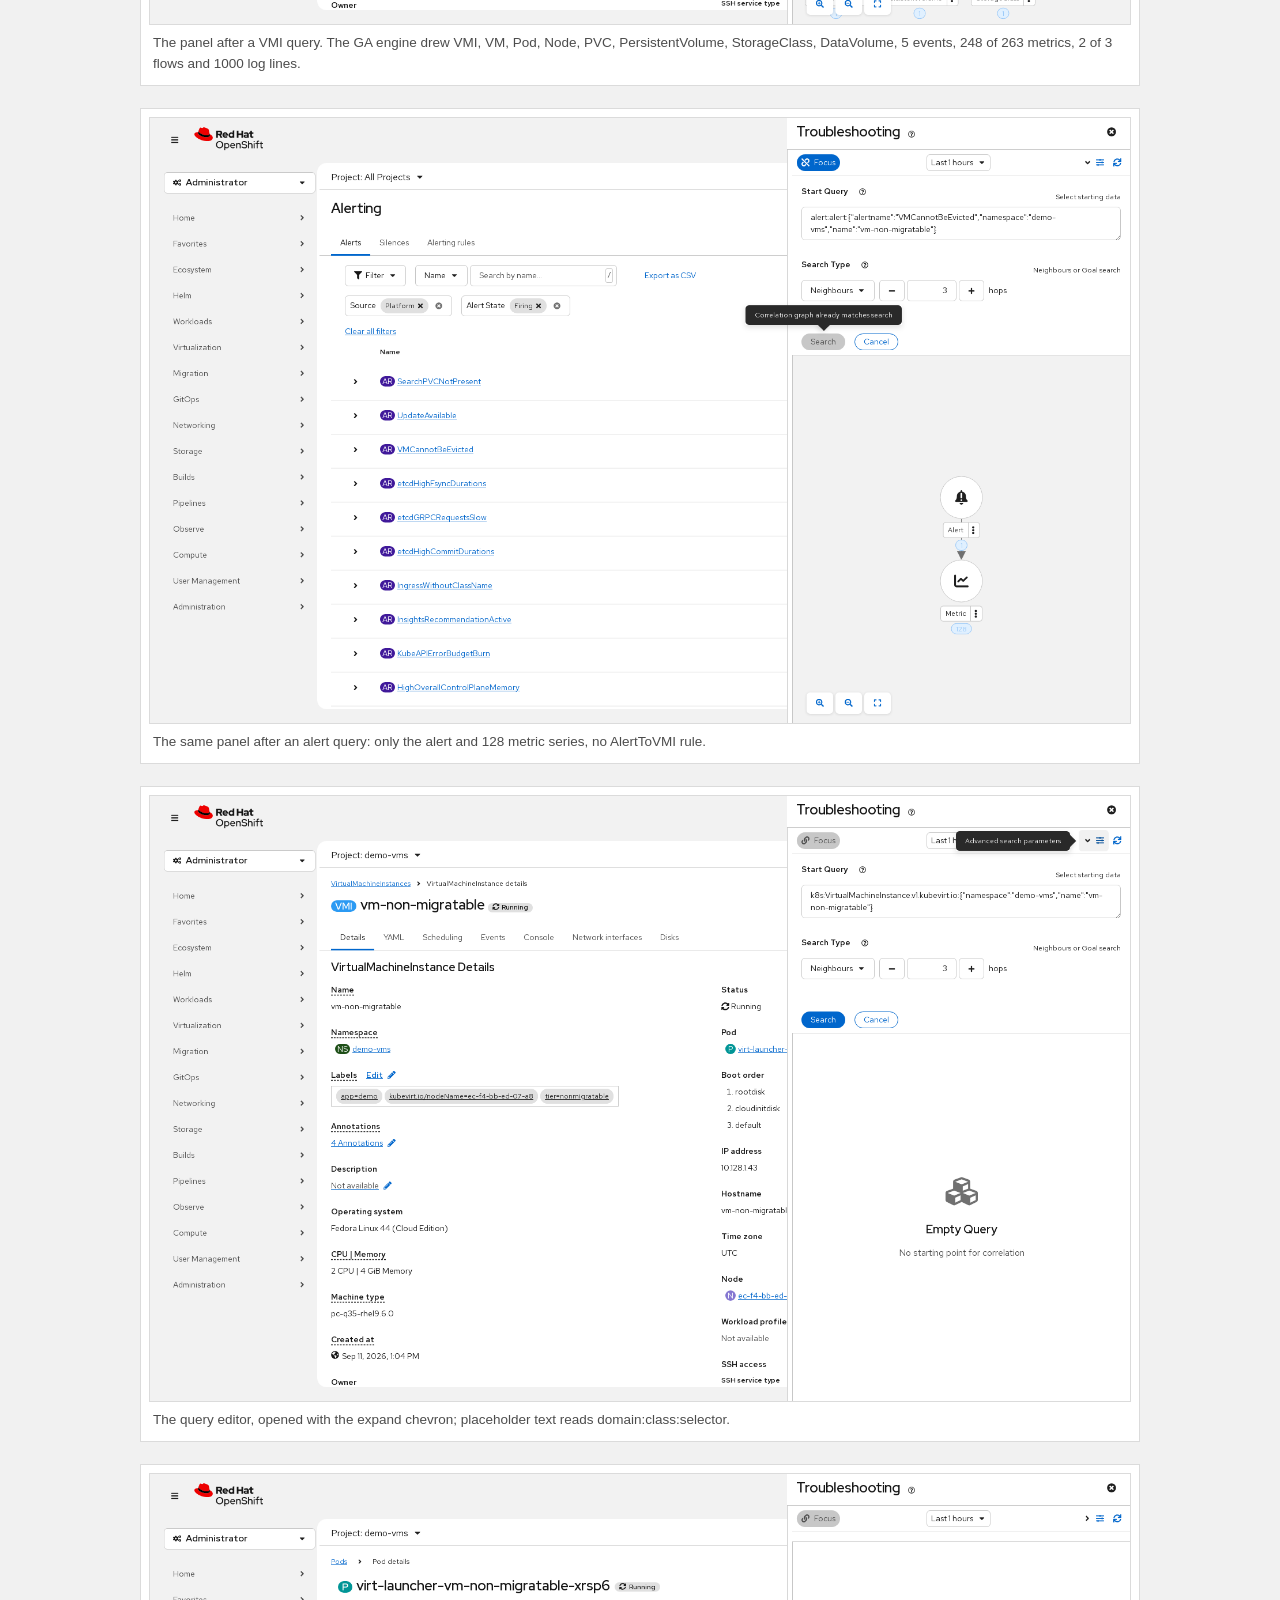
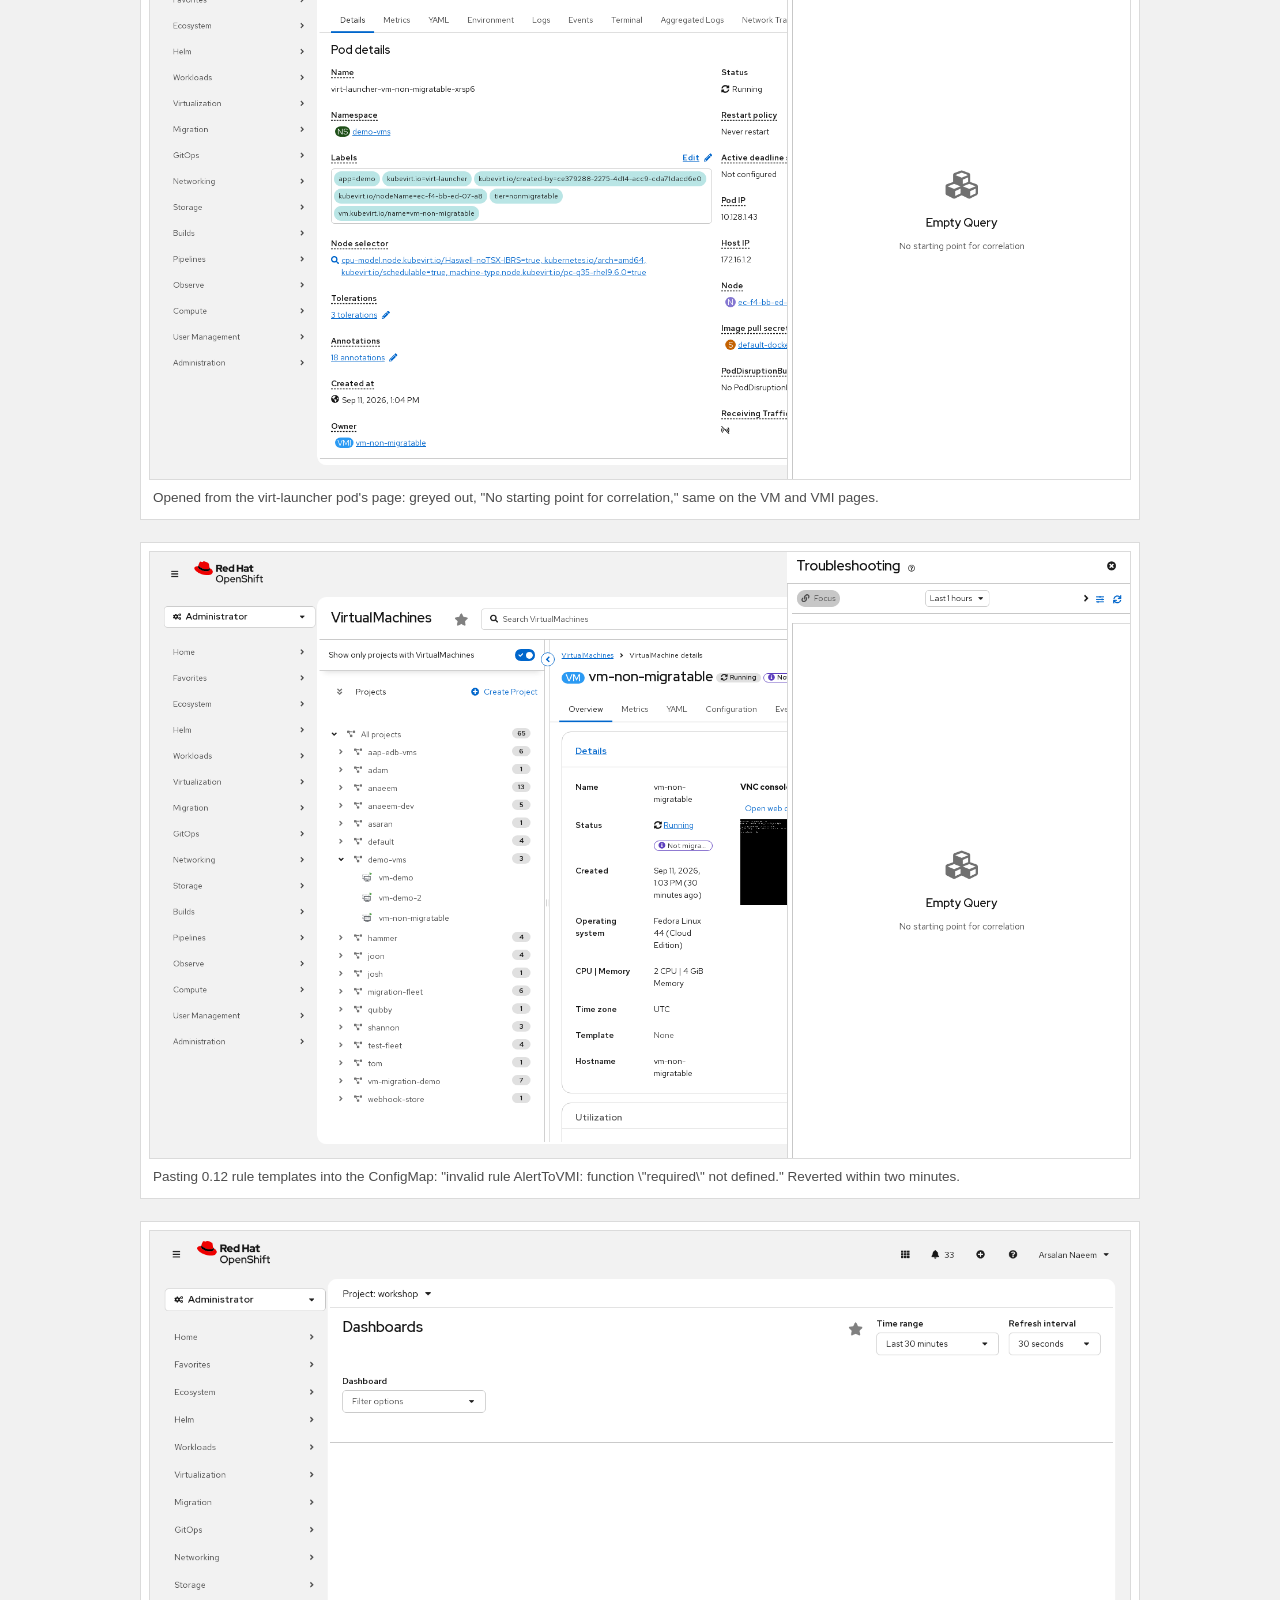
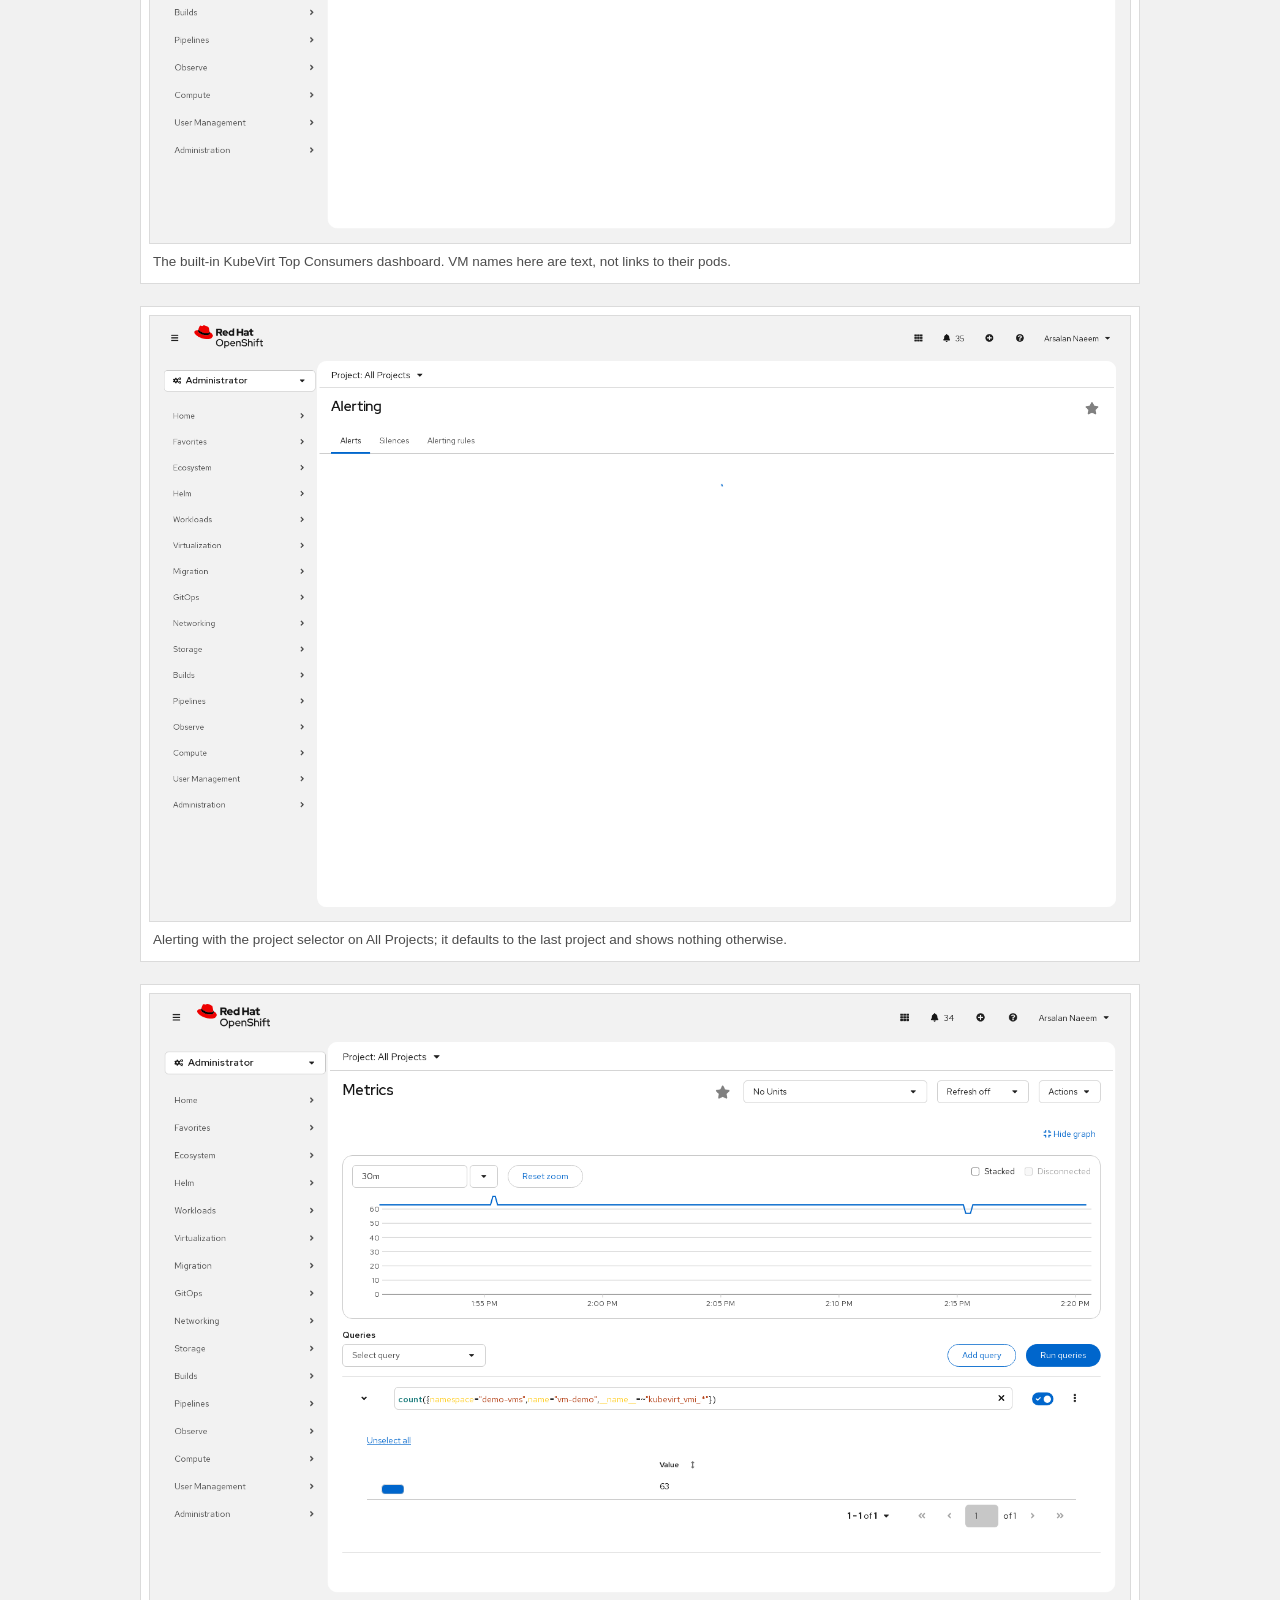
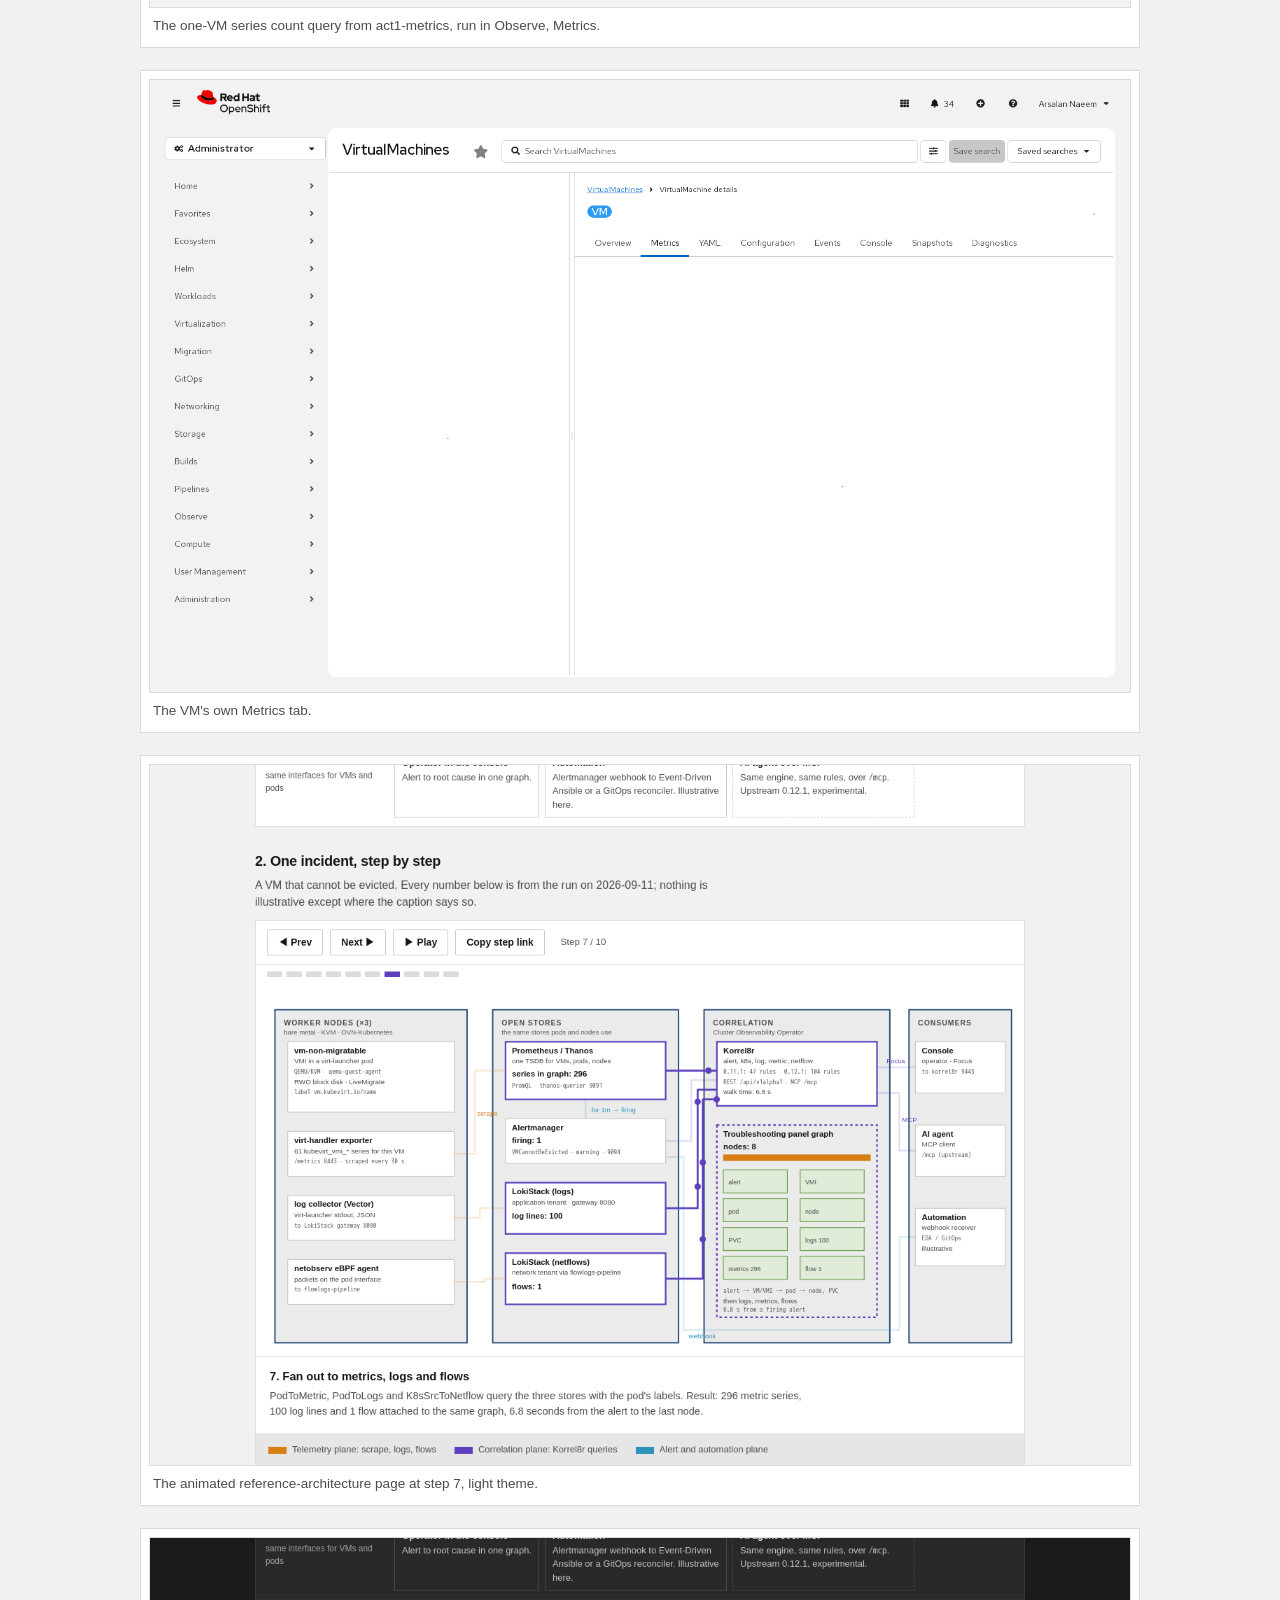
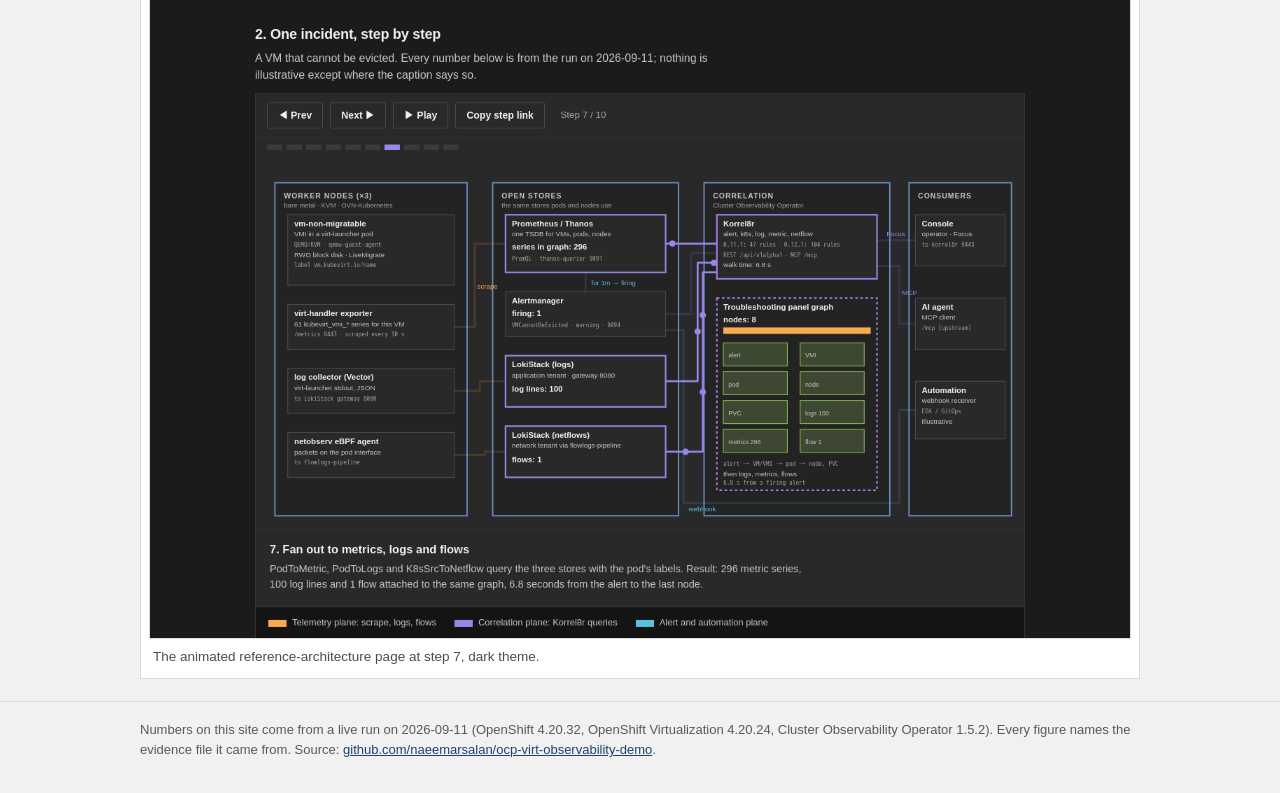
<file: docs/evidence.html>
<!doctype html>
<html lang="en">
<head>
<meta charset="utf-8">
<meta name="viewport" content="width=device-width, initial-scale=1">
<title>Evidence Index</title>
<link rel="stylesheet" href="site.css">
</head>
<body>
<header class="top"><div class="shell">
  <a class="brand" href="index.html">OpenShift Virtualization observability demo</a>
  <nav>
    <a href="index.html">Overview</a>
    <a href="act1-depth.html">1 Depth</a>
    <a href="act2-correlation.html">2 Correlation</a>
    <a href="act2b-fleet.html">2b Fleet</a>
    <a href="act3-agentic.html">3 Agentic</a>
    <a href="reference-architecture.html">Reference architecture</a>
    <a href="evidence.html" aria-current="page">Evidence</a>
    <a href="ideas.html">Ideas</a>
    <a href="https://github.com/naeemarsalan/ocp-virt-observability-demo">GitHub</a>
  </nav>
</div></header>
<main class="shell">

<p class="kicker">Evidence</p>
<h1>Every number, and the file it came from</h1>
<p class="lead">Every figure on this site was pulled from a live cluster during the 2026-09-11 run and saved as a raw file, JSON result, YAML manifest, log excerpt or screenshot, in one of the directories below. Node names, routes and other tenants' workload names were scrubbed before these files were committed, replaced with <code>&lt;cluster-domain&gt;</code> wherever a real hostname would appear. Everything lives in the repository under <code>evidence/</code>, so any claim on the site can be checked against the file it names.</p>
<p class="meta"><span>13 evidence directories</span><span>run 2026-09-11</span><span>OpenShift 4.20.32, OpenShift Virtualization 4.20.24, COO 1.5.2</span></p>

<h2>act1-metrics</h2>
<p>vm-demo alone exposes 61 <code>kubevirt_vmi_*</code> series, 72 with VM-object series added, and the join through the virt-launcher pod's <code>kube_pod_labels</code> reaches 345, inflated right now by a leftover pod from a migration running mid-query (act1-metrics/SUMMARY.md). Two recording rules assumed to exist, <code>vmi:kubevirt_vmi_vcpu:count</code> and <code>namespace:kubevirt_vm:sum</code>, don't exist on this build; the raw metrics <code>kubevirt_vmi_vcpu_count</code> and <code>count by (namespace)(kubevirt_vmi_info)</code> stand in instead. Cluster-wide: 144 distinct <code>kubevirt_*</code> metric names, 3,068 <code>kubevirt_vmi_*</code> series.</p>
<p>Detail: <a href="https://github.com/naeemarsalan/ocp-virt-observability-demo/blob/main/evidence/act1-metrics/SUMMARY.md">SUMMARY.md</a>. Key files: <a href="https://github.com/naeemarsalan/ocp-virt-observability-demo/blob/main/evidence/act1-metrics/01-count-vmi-only.json">01-count-vmi-only.json</a>, <a href="https://github.com/naeemarsalan/ocp-virt-observability-demo/blob/main/evidence/act1-metrics/03f-count-full-join-WORKING-and-based-equivalent.json">03f-count-full-join-WORKING-and-based-equivalent.json</a>, <a href="https://github.com/naeemarsalan/ocp-virt-observability-demo/blob/main/evidence/act1-metrics/m02-total-distinct-kubevirt-metric-name-count.json">m02-total-distinct-kubevirt-metric-name-count.json</a>, <a href="https://github.com/naeemarsalan/ocp-virt-observability-demo/blob/main/evidence/act1-metrics/p13d-allocated-vcpus-CORRECTED-metric-name.json">p13d-allocated-vcpus-CORRECTED-metric-name.json</a>.</p>

<h2>act1-migration</h2>
<p>A single <code>virtctl migrate vm-demo</code> run took 47 seconds end to end; only the last 14 seconds were the actual memory copy, moving about 849 MiB out of vm-demo's 4.02 GiB of guest memory (act1-migration/SUMMARY.md). The one transfer-rate sample, 466,555,260 bytes/sec (about 445 MiB/s), is a single scrape, not a measured peak: the copy phase finished faster than the scrape interval. The p50/p95 histogram queries return NaN because this virt-controller pod has only ever recorded one migration; the real duration comes from the raw sum/count pair, 47 seconds.</p>
<p>Detail: <a href="https://github.com/naeemarsalan/ocp-virt-observability-demo/blob/main/evidence/act1-migration/SUMMARY.md">SUMMARY.md</a>. Key files: <a href="https://github.com/naeemarsalan/ocp-virt-observability-demo/blob/main/evidence/act1-migration/timeline.csv">timeline.csv</a>, <a href="https://github.com/naeemarsalan/ocp-virt-observability-demo/blob/main/evidence/act1-migration/vmim-final.yaml">vmim-final.yaml</a>, <a href="https://github.com/naeemarsalan/ocp-virt-observability-demo/blob/main/evidence/act1-migration/disk_transfer_rate_bytes.json">disk_transfer_rate_bytes.json</a>, <a href="https://github.com/naeemarsalan/ocp-virt-observability-demo/blob/main/evidence/act1-migration/histogram_p50.json">histogram_p50.json</a>.</p>

<h2>fleet-beat</h2>
<p><code>kubevirt_vmi_number_of_outdated</code> reads 21 and has held flat at 21 for a full 7-day window (fleet-beat/SUMMARY.md). The <code>OutdatedVirtualMachineInstanceWorkloads</code> alert is pending, not firing: both virt-controller replicas are crash-looping on leader election, 106 and 105 restarts each over 30 days, and every flip resets the alert's 24-hour timer, so it likely never got close to firing despite the condition holding all week. <code>workloadUpdateMethods</code> on the HyperConverged CR is an empty list, so nothing moves these VMIs automatically; the fix was written down but deliberately not run, since it touches seven other tenants' namespaces (fleet-beat/SUMMARY.md).</p>
<p>Detail: <a href="https://github.com/naeemarsalan/ocp-virt-observability-demo/blob/main/evidence/fleet-beat/SUMMARY.md">SUMMARY.md</a>. Key files: <a href="https://github.com/naeemarsalan/ocp-virt-observability-demo/blob/main/evidence/fleet-beat/01-outdated-current.json">01-outdated-current.json</a>, <a href="https://github.com/naeemarsalan/ocp-virt-observability-demo/blob/main/evidence/fleet-beat/02-outdated-7d-1h.json">02-outdated-7d-1h.json</a>, <a href="https://github.com/naeemarsalan/ocp-virt-observability-demo/blob/main/evidence/fleet-beat/06d-virt-controller-pods.txt">06d-virt-controller-pods.txt</a>, <a href="https://github.com/naeemarsalan/ocp-virt-observability-demo/blob/main/evidence/fleet-beat/12-patch-NOT-RUN-drain-outdated.txt">12-patch-NOT-RUN-drain-outdated.txt</a>.</p>

<h2>act3-mcp</h2>
<p>Plain curl against korrel8r's MCP endpoint, no LLM, no client library, walks the JSON-RPC protocol an agent would use: initialize, tools/list (8 tools), then create_goals_graph from a firing VMCannotBeEvicted alert (act3-mcp/SUMMARY.md). On upstream korrel8r 0.12.1 that call reaches the VMI, the VM, the pod, 296 metric series and 200 log lines, each node carrying the query that produced it. The identical request against GA COO 1.5.2 (korrel8r 0.11.1) stalls at the alert and 136 metric series: it never reaches VMI, pod or logs, because AlertToVMI and VmiToLogs aren't shipped.</p>
<p>Detail: <a href="https://github.com/naeemarsalan/ocp-virt-observability-demo/blob/main/evidence/act3-mcp/SUMMARY.md">SUMMARY.md</a>. Key files: <a href="https://github.com/naeemarsalan/ocp-virt-observability-demo/blob/main/evidence/act3-mcp/05-tools-call-create_goals_graph-response.pretty.json">05-tools-call-create_goals_graph-response.pretty.json</a>, <a href="https://github.com/naeemarsalan/ocp-virt-observability-demo/blob/main/evidence/act3-mcp/11-coo-0.11.1-create_goals_graph-alert-to-vmi-response.pretty.json">11-coo-0.11.1-create_goals_graph-alert-to-vmi-response.pretty.json</a>, <a href="https://github.com/naeemarsalan/ocp-virt-observability-demo/blob/main/evidence/act3-mcp/03-tools-list-response.pretty.json">03-tools-list-response.pretty.json</a>.</p>

<h2>korrel8r-0.12</h2>
<p>A separately deployed instance of upstream korrel8r 0.12.1, not the GA build, configured with 104 correlation rules across five domains (korrel8r-0.12/SUMMARY.md). From the VMCannotBeEvicted alert on vm-non-migratable, asking for every related object returned 200 log lines, 312 metric series, 3 nodes, 1 pod, 1 PVC and 1 netflow record, through the same rule graph act3-mcp exercises over HTTP.</p>
<p>Detail: <a href="https://github.com/naeemarsalan/ocp-virt-observability-demo/blob/main/evidence/korrel8r-0.12/SUMMARY.md">SUMMARY.md</a>. Key files: <a href="https://github.com/naeemarsalan/ocp-virt-observability-demo/blob/main/evidence/korrel8r-0.12/rules-count.txt">rules-count.txt</a>, <a href="https://github.com/naeemarsalan/ocp-virt-observability-demo/blob/main/evidence/korrel8r-0.12/goals-vmi-to-all.json">goals-vmi-to-all.json</a>, <a href="https://github.com/naeemarsalan/ocp-virt-observability-demo/blob/main/evidence/korrel8r-0.12/alert-VMCannotBeEvicted.json">alert-VMCannotBeEvicted.json</a>.</p>

<h2>troubleshooting-panel</h2>
<p>The Troubleshooting Panel UIPlugin, shipped by COO 1.5.2, reconciles cleanly (Available=True, Degraded=False) and runs korrel8r 0.11.1 (troubleshooting-panel/SUMMARY.md). That build is missing five rules added later upstream, VmToAlert, VmiToAlert, AlertToVM, AlertToVMI and VmiToLogs, confirmed by an 18 PASS / 5 FAIL check. Pasting the newer rule templates into the ConfigMap by hand failed two ways at once: a template parse error in the console, and the operator reverting the ConfigMap on its own within two minutes, so this is a version gap, not a config fix.</p>
<p>Detail: <a href="https://github.com/naeemarsalan/ocp-virt-observability-demo/blob/main/evidence/troubleshooting-panel/SUMMARY.md">SUMMARY.md</a>. Key files: <a href="https://github.com/naeemarsalan/ocp-virt-observability-demo/blob/main/evidence/troubleshooting-panel/version.txt">version.txt</a>, <a href="https://github.com/naeemarsalan/ocp-virt-observability-demo/blob/main/evidence/troubleshooting-panel/rules.txt">rules.txt</a>, <a href="https://github.com/naeemarsalan/ocp-virt-observability-demo/blob/main/evidence/troubleshooting-panel/custom-rule-experiment-outcome.txt">custom-rule-experiment-outcome.txt</a>.</p>

<h2>demo-vms</h2>
<p>Three VMs back this site: vm-demo and vm-demo-2 on ReadWriteMany storage, LiveMigratable=True, and vm-non-migratable on ReadWriteOnce, LiveMigratable=False, reason "PVC vm-non-migratable-disk is not shared" (demo-vms/SUMMARY.md). <code>kubevirt_vmi_non_evictable</code> reads 0 for the migratable VMs and 1 for vm-non-migratable, which is exactly what makes VMCannotBeEvicted fire, since its eviction strategy is LiveMigrate regardless. That alert started at 13:13:14Z, naming the VM, its namespace and its node.</p>
<p>Detail: <a href="https://github.com/naeemarsalan/ocp-virt-observability-demo/blob/main/evidence/demo-vms/SUMMARY.md">SUMMARY.md</a>. Key files: <a href="https://github.com/naeemarsalan/ocp-virt-observability-demo/blob/main/evidence/demo-vms/oc-get-vmi-wide.txt">oc-get-vmi-wide.txt</a>, <a href="https://github.com/naeemarsalan/ocp-virt-observability-demo/blob/main/evidence/demo-vms/thanos-kubevirt_vmi_non_evictable.json">thanos-kubevirt_vmi_non_evictable.json</a>, <a href="https://github.com/naeemarsalan/ocp-virt-observability-demo/blob/main/evidence/demo-vms/alertmanager-VMCannotBeEvicted.json">alertmanager-VMCannotBeEvicted.json</a>.</p>

<h2>loki-logging</h2>
<p>This directory has no SUMMARY.md; the numbers below come from its raw manifests and query results. The LokiStack named logging-loki comes up Ready, with one caveat in its own status condition: ingester replicas (1) equal the replication factor (1), so ingestion stops whenever the single ingester pod restarts (loki-logging/06-lokistack-final.yaml). A ClusterLogForwarder named demo-loki forwards application logs from demo-vms, plus infrastructure logs, into that LokiStack, and a live query returns real log lines from vm-demo-2's virt-launcher pod (loki-logging/04-query-application-demo-vms.json).</p>
<p>Key files: <a href="https://github.com/naeemarsalan/ocp-virt-observability-demo/blob/main/evidence/loki-logging/06-lokistack-final.yaml">06-lokistack-final.yaml</a>, <a href="https://github.com/naeemarsalan/ocp-virt-observability-demo/blob/main/evidence/loki-logging/07-clusterlogforwarder-demo-loki-final.yaml">07-clusterlogforwarder-demo-loki-final.yaml</a>, <a href="https://github.com/naeemarsalan/ocp-virt-observability-demo/blob/main/evidence/loki-logging/04-query-application-demo-vms.json">04-query-application-demo-vms.json</a>, <a href="https://github.com/naeemarsalan/ocp-virt-observability-demo/blob/main/evidence/loki-logging/02-lokistack-status.yaml">02-lokistack-status.yaml</a>.</p>

<h2>netobserv</h2>
<p>NetObserv operator 1.12.2 is installed, its eBPF agents and flowlogs-pipeline capturing flows into a Loki-backed store (netobserv/SUMMARY.md). At query time the ingest rate was 422.71 flows per second, 216,748 total processed since deployment. One worker node sat at its 250/250 pod cap, leaving one of three DaemonSet replicas pending; this costs no coverage of the demo VMs, since all three run on a different node with an active agent and pipeline pod.</p>
<p>Detail: <a href="https://github.com/naeemarsalan/ocp-virt-observability-demo/blob/main/evidence/netobserv/SUMMARY.md">SUMMARY.md</a>. Key files: <a href="https://github.com/naeemarsalan/ocp-virt-observability-demo/blob/main/evidence/netobserv/07-prometheus-flows-processed-rate.json">07-prometheus-flows-processed-rate.json</a>, <a href="https://github.com/naeemarsalan/ocp-virt-observability-demo/blob/main/evidence/netobserv/07b-prometheus-flows-processed-total.json">07b-prometheus-flows-processed-total.json</a>, <a href="https://github.com/naeemarsalan/ocp-virt-observability-demo/blob/main/evidence/netobserv/05-node-80-18-full-describe.txt">05-node-80-18-full-describe.txt</a>.</p>

<h2>minio</h2>
<p>MinIO runs as a single-replica Deployment in minio-demo with a 60 GiB NFS-backed PVC, S3 API on port 9000, console on 9001 (minio/SUMMARY.md). A one-shot Job using mc created two buckets, loki-logging and loki-netobserv; OpenShift Logging and NetObserv both hold secrets pointing at this endpoint. Its startup logs describe a single drive in a single set, which MinIO itself flags as a single point of failure, fine for a demo, not production.</p>
<p>Detail: <a href="https://github.com/naeemarsalan/ocp-virt-observability-demo/blob/main/evidence/minio/SUMMARY.md">SUMMARY.md</a>. Key files: <a href="https://github.com/naeemarsalan/ocp-virt-observability-demo/blob/main/evidence/minio/minio-pod-status.txt">minio-pod-status.txt</a>, <a href="https://github.com/naeemarsalan/ocp-virt-observability-demo/blob/main/evidence/minio/minio-mc-mb-job-logs.txt">minio-mc-mb-job-logs.txt</a>, <a href="https://github.com/naeemarsalan/ocp-virt-observability-demo/blob/main/evidence/minio/secrets-summary.txt">secrets-summary.txt</a>.</p>

<h2>schedstats</h2>
<p><code>kernel.sched_schedstats</code> was flipped from 0 to 1 on all three worker nodes at 2026-09-11T12:52:21Z, using a debug pod chrooted into each host rather than a MachineConfig (schedstats/SUMMARY.md). This is what makes the vCPU delay and wait panels in act1-metrics show real, non-zero numbers instead of silently blank ones. The change is deliberately non-persistent: no MachineConfig applied, no node drained, and it reverts on the next reboot of any of these nodes.</p>
<p>Detail: <a href="https://github.com/naeemarsalan/ocp-virt-observability-demo/blob/main/evidence/schedstats/SUMMARY.md">SUMMARY.md</a>. Key file: <a href="https://github.com/naeemarsalan/ocp-virt-observability-demo/blob/main/evidence/schedstats/nodes.txt">nodes.txt</a>.</p>

<h2>verify</h2>
<p>This directory also has no SUMMARY.md; it holds the preflight and correlation-verification scripts run before and during the demo. preflight.txt reports 23 PASS, 12 WARN, 0 FAIL across cluster version, OpenShift Virtualization, COO, Logging, NetObserv, LokiStack, FlowCollector and korrel8r checks. act2-01-korrel8r-verify.txt reproduces the same five missing korrel8r rules named under troubleshooting-panel above; alerts-summary.txt captures both the firing VMCannotBeEvicted alert and the pending OutdatedVirtualMachineInstanceWorkloads alert.</p>
<p>Key files: <a href="https://github.com/naeemarsalan/ocp-virt-observability-demo/blob/main/evidence/verify/preflight.txt">preflight.txt</a>, <a href="https://github.com/naeemarsalan/ocp-virt-observability-demo/blob/main/evidence/verify/act2-01-korrel8r-verify.txt">act2-01-korrel8r-verify.txt</a>, <a href="https://github.com/naeemarsalan/ocp-virt-observability-demo/blob/main/evidence/verify/alerts-summary.txt">alerts-summary.txt</a>.</p>

<h2>manifests-applied</h2>
<p>This directory has no SUMMARY.md either; it is a flat archive of the YAML applied to build the demo, 17 files. It covers the five namespaces and OperatorGroup, the MinIO PVC and Deployment, the LokiStack and its ClusterLogForwarder, the NetObserv subscription, LokiStack and FlowCollector, the Troubleshooting Panel UIPlugin, and the three demo VM specs.</p>
<p>Key files: <a href="https://github.com/naeemarsalan/ocp-virt-observability-demo/blob/main/evidence/manifests-applied/00-namespaces.yaml">00-namespaces.yaml</a>, <a href="https://github.com/naeemarsalan/ocp-virt-observability-demo/blob/main/evidence/manifests-applied/02-lokistack.yaml">02-lokistack.yaml</a>, <a href="https://github.com/naeemarsalan/ocp-virt-observability-demo/blob/main/evidence/manifests-applied/08-flowcollector.yaml">08-flowcollector.yaml</a>, <a href="https://github.com/naeemarsalan/ocp-virt-observability-demo/blob/main/evidence/manifests-applied/vm-non-migratable.yaml">vm-non-migratable.yaml</a>.</p>

<h2>Screenshots</h2>
<p>All eleven images were captured with a headless browser logged in as a cluster admin on <code>&lt;cluster-domain&gt;</code>, OpenShift 4.20.32, COO 1.5.2 (korrel8r 0.11.1); none were edited (evidence/screenshots/SCREENSHOTS.md).</p>

<figure>
<img src="img/console-panel-graph-from-VMI-korrel8r-0.11.1.png" alt="Troubleshooting Panel graph drawn from a VMI query">
<figcaption>The panel after a VMI query. The GA engine drew VMI, VM, Pod, Node, PVC, PersistentVolume, StorageClass, DataVolume, 5 events, 248 of 263 metrics, 2 of 3 flows and 1000 log lines.</figcaption>
</figure>

<figure>
<img src="img/console-panel-graph-from-alert-korrel8r-0.11.1.png" alt="Troubleshooting Panel graph drawn from the VMCannotBeEvicted alert">
<figcaption>The same panel after an alert query: only the alert and 128 metric series, no AlertToVMI rule.</figcaption>
</figure>

<figure>
<img src="img/console-panel-query-editor-VMI.png" alt="Troubleshooting Panel query editor expanded">
<figcaption>The query editor, opened with the expand chevron; placeholder text reads domain:class:selector.</figcaption>
</figure>

<figure>
<img src="img/console-panel-pod-page-focus-disabled.png" alt="Troubleshooting Panel opened from a pod details page, focus disabled">
<figcaption>Opened from the virt-launcher pod's page: greyed out, "No starting point for correlation," same on the VM and VMI pages.</figcaption>
</figure>

<figure>
<img src="img/console-panel-broken-by-custom-rule-experiment.png" alt="Troubleshooting Panel showing a broken custom rule error">
<figcaption>Pasting 0.12 rule templates into the ConfigMap: "invalid rule AlertToVMI: function \"required\" not defined." Reverted within two minutes.</figcaption>
</figure>

<figure>
<img src="img/console-dashboard-kubevirt-top-consumers.png" alt="KubeVirt Top Consumers built-in dashboard">
<figcaption>The built-in KubeVirt Top Consumers dashboard. VM names here are text, not links to their pods.</figcaption>
</figure>

<figure>
<img src="img/console-alerting-all-projects.png" alt="Alerting page with All Projects selected">
<figcaption>Alerting with the project selector on All Projects; it defaults to the last project and shows nothing otherwise.</figcaption>
</figure>

<figure>
<img src="img/console-metrics-series-count-one-vm.png" alt="Metrics page running the one-VM series count query">
<figcaption>The one-VM series count query from act1-metrics, run in Observe, Metrics.</figcaption>
</figure>

<figure>
<img src="img/console-vm-metrics-tab.png" alt="VM's own Metrics tab in the console">
<figcaption>The VM's own Metrics tab.</figcaption>
</figure>

<figure>
<img src="img/reference-architecture-step7-light.png" alt="Reference architecture animation at step 7, light theme">
<figcaption>The animated reference-architecture page at step 7, light theme.</figcaption>
</figure>

<figure>
<img src="img/reference-architecture-step7-dark.png" alt="Reference architecture animation at step 7, dark theme">
<figcaption>The animated reference-architecture page at step 7, dark theme.</figcaption>
</figure>

</main>
<footer><div class="shell">Numbers on this site come from a live run on 2026-09-11 (OpenShift 4.20.32, OpenShift Virtualization 4.20.24, Cluster Observability Operator 1.5.2). Every figure names the evidence file it came from. Source: <a href="https://github.com/naeemarsalan/ocp-virt-observability-demo">github.com/naeemarsalan/ocp-virt-observability-demo</a>.</div></footer>
</body>
</html>
</file>
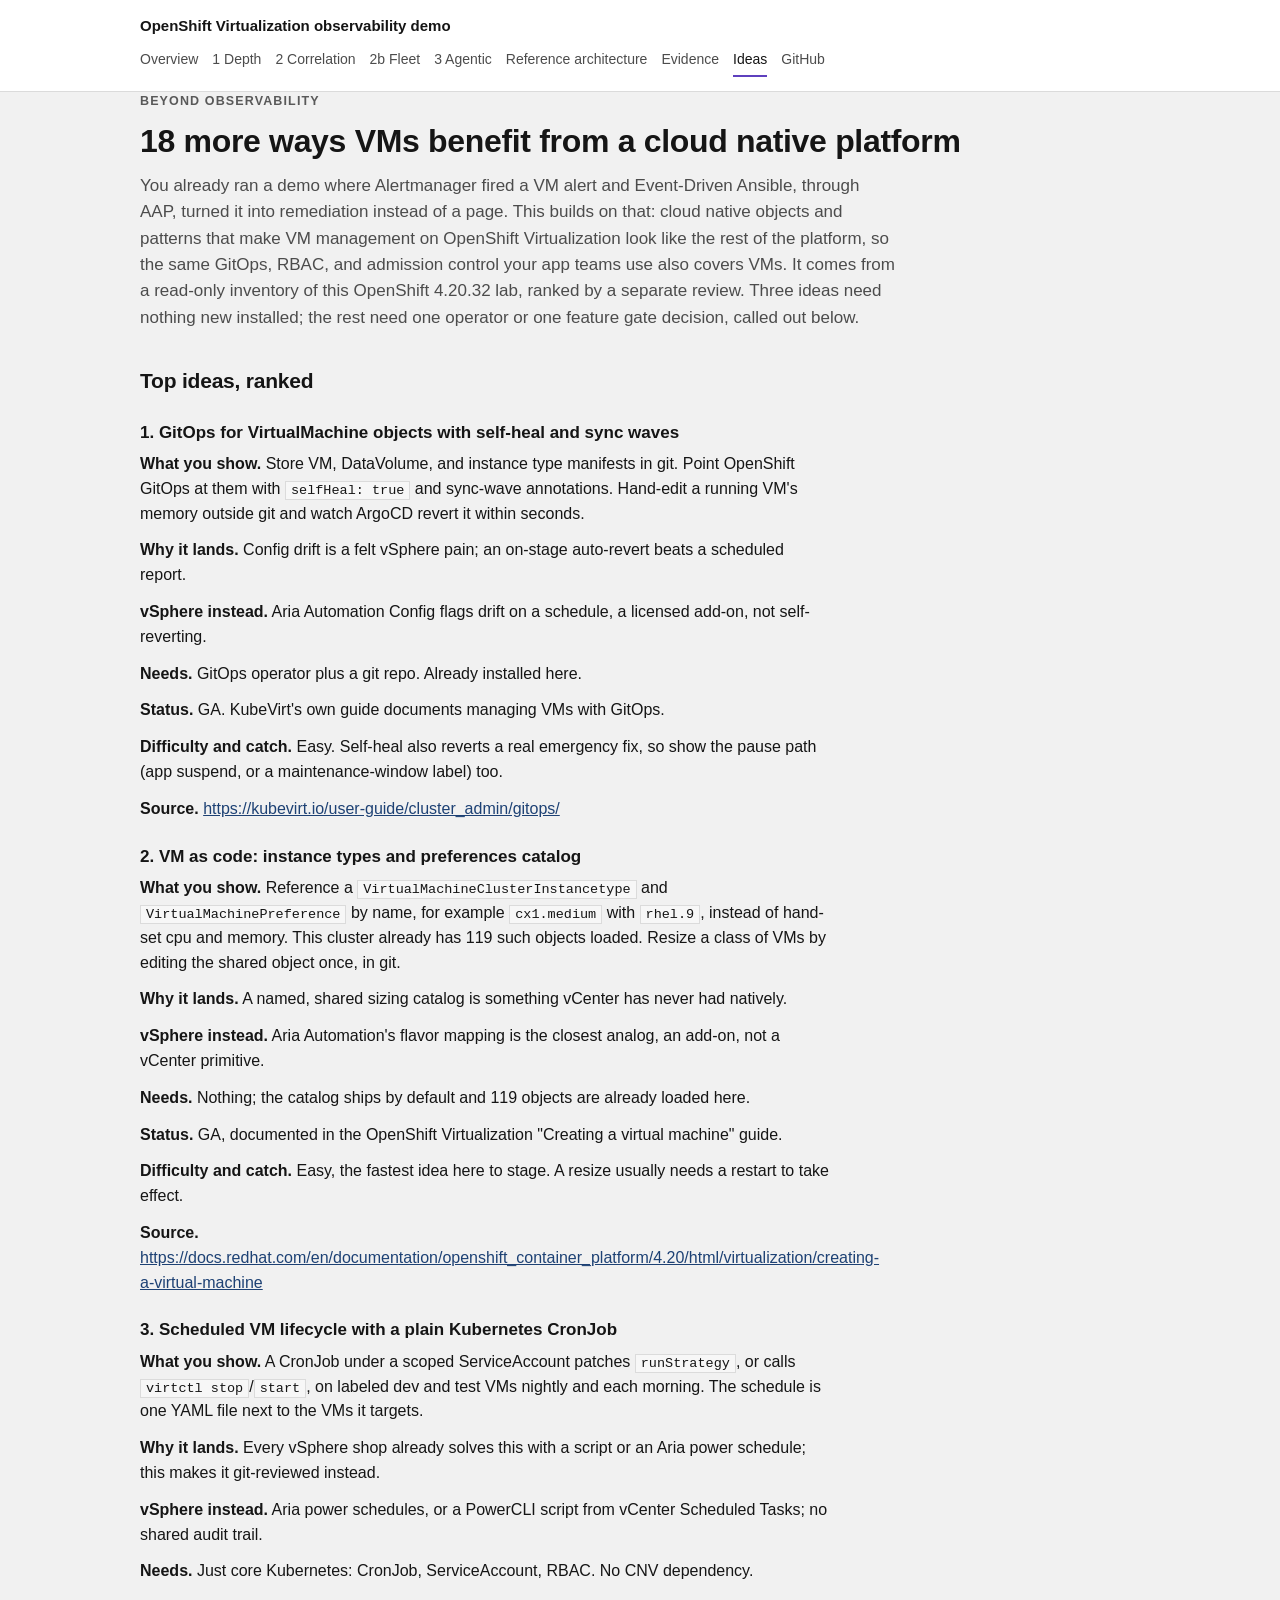
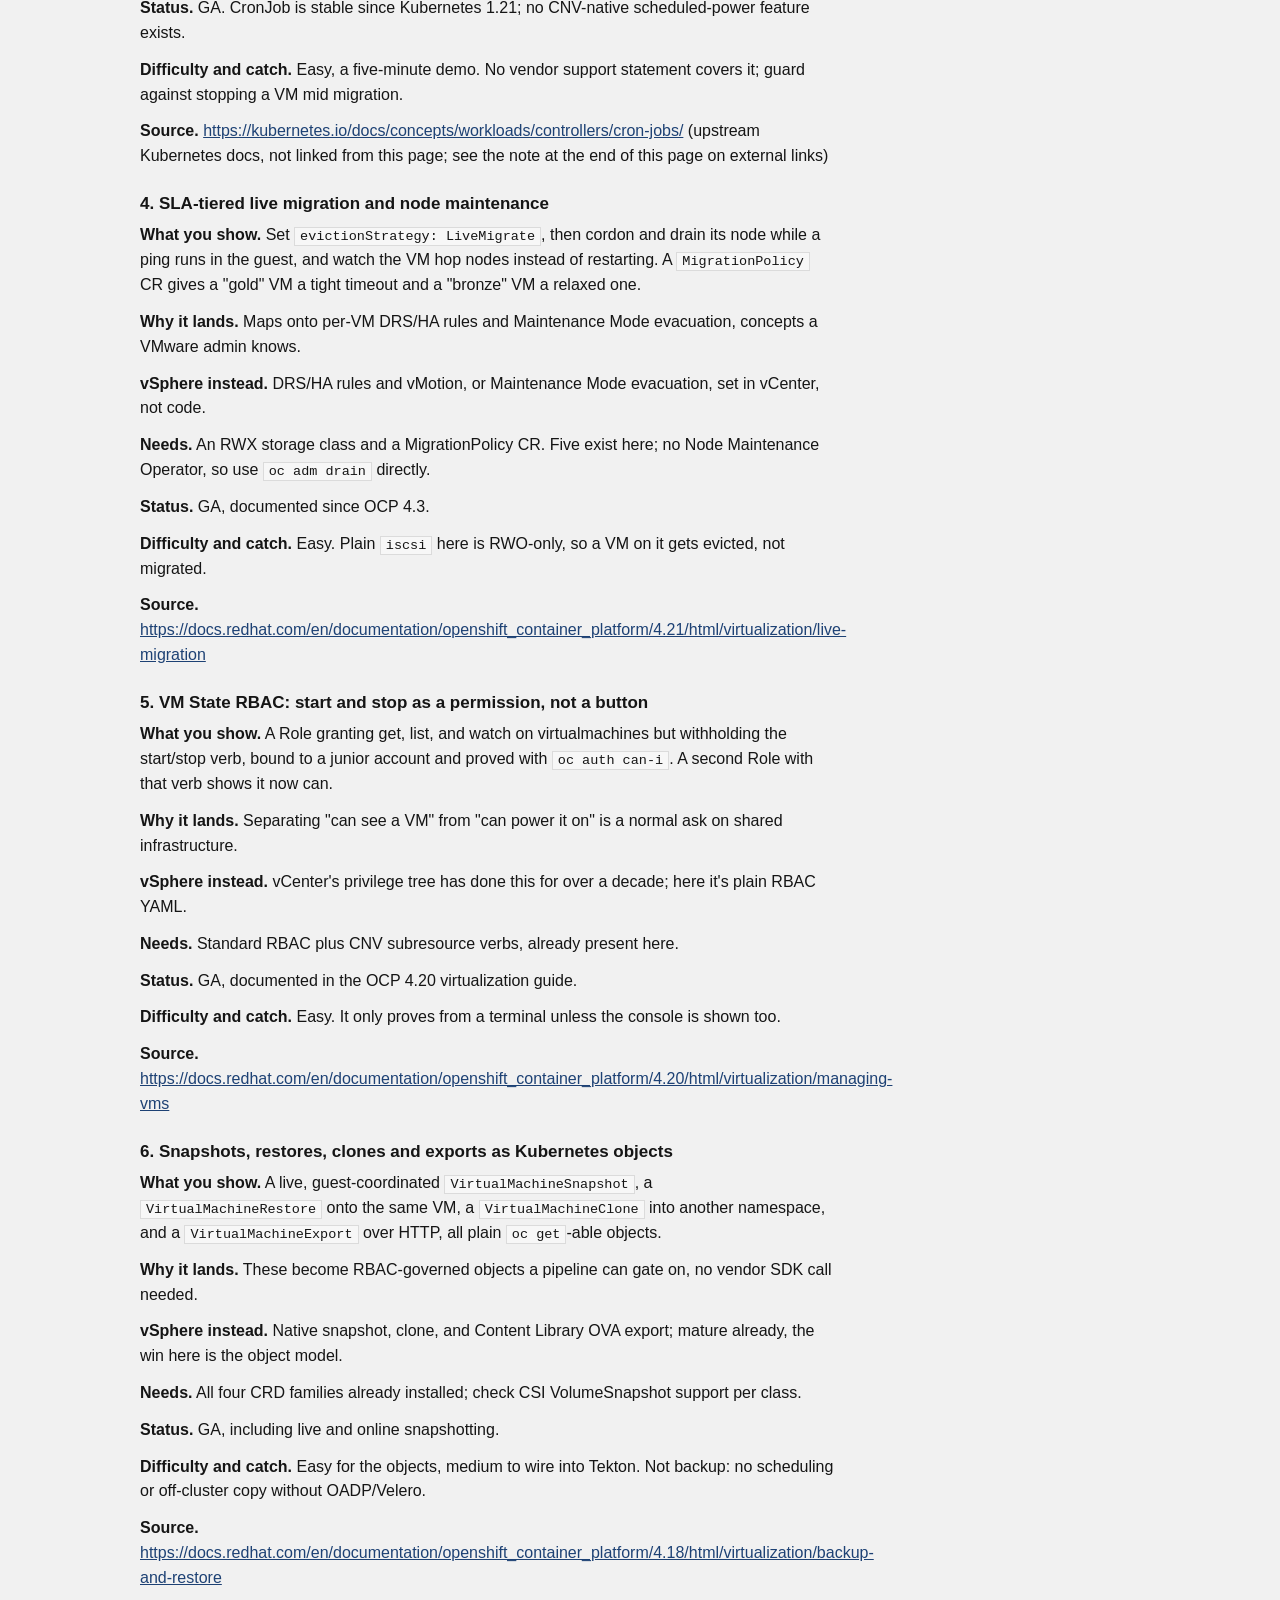
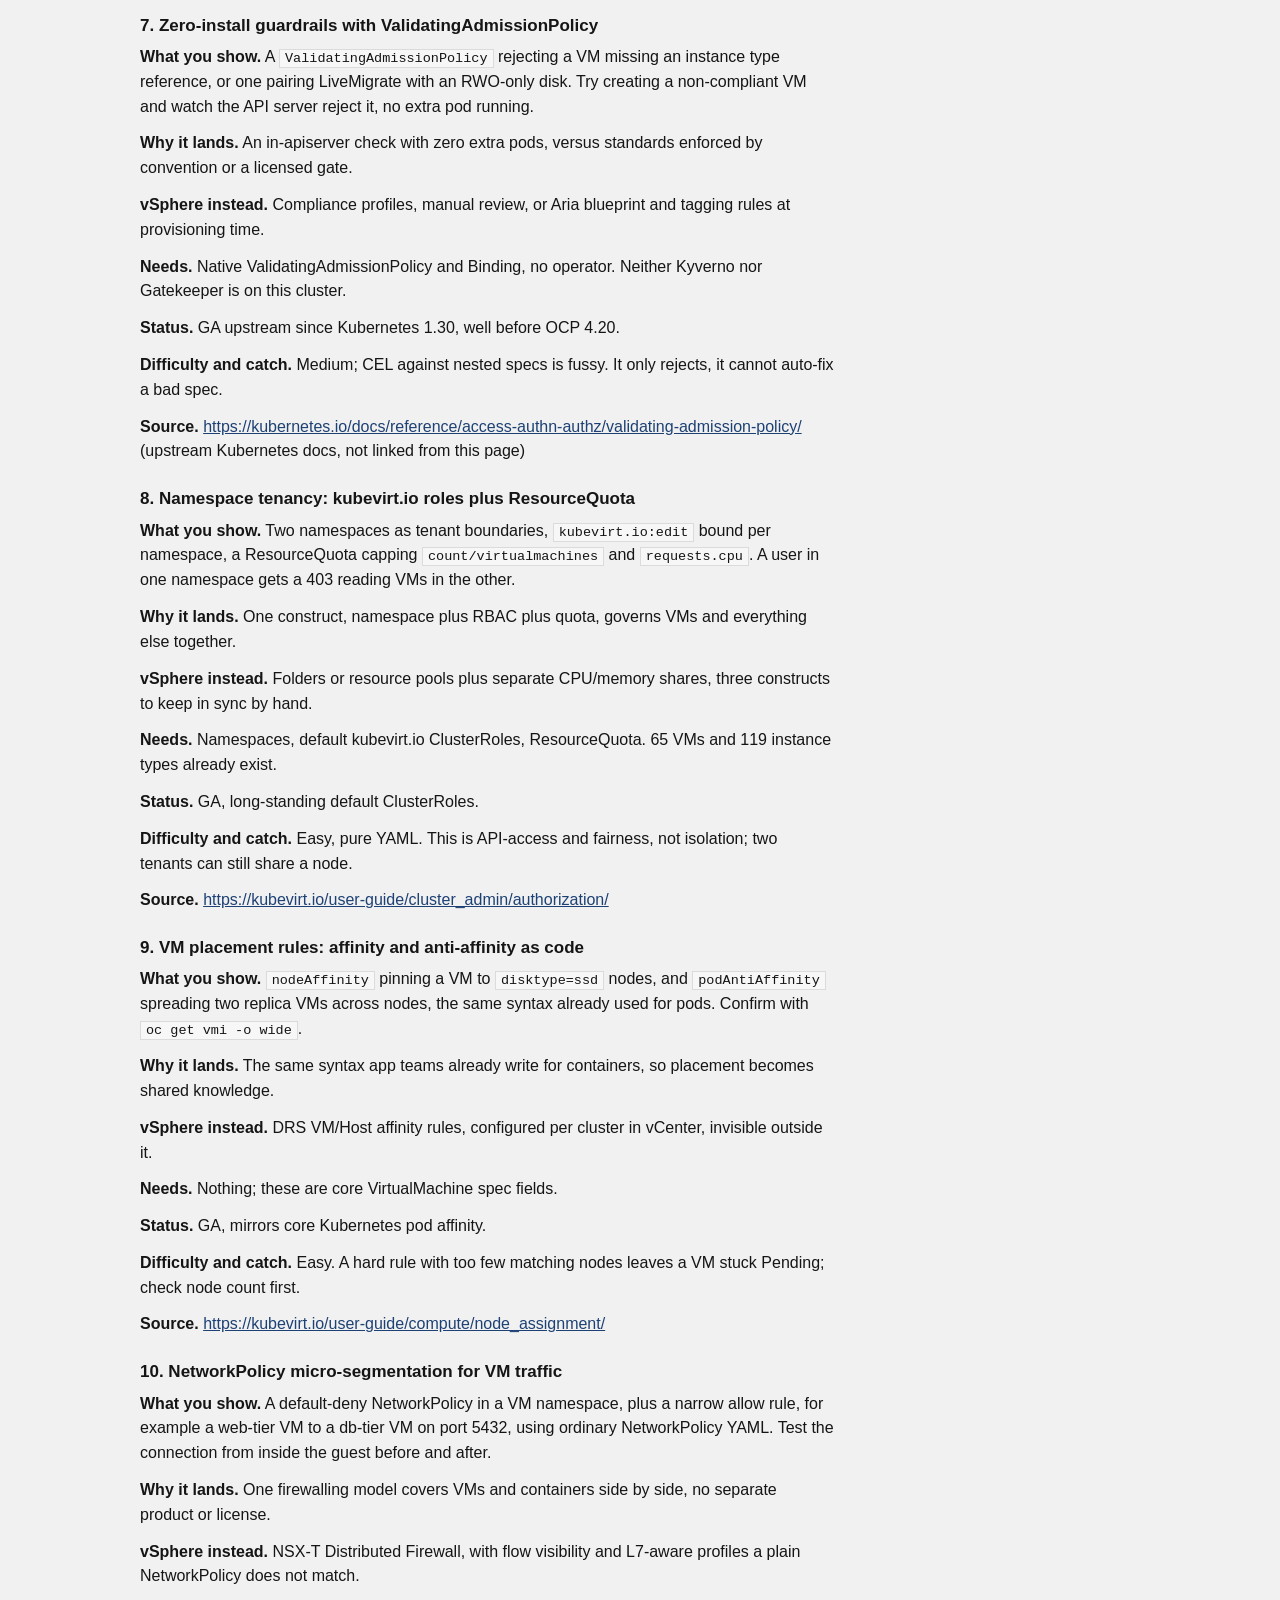
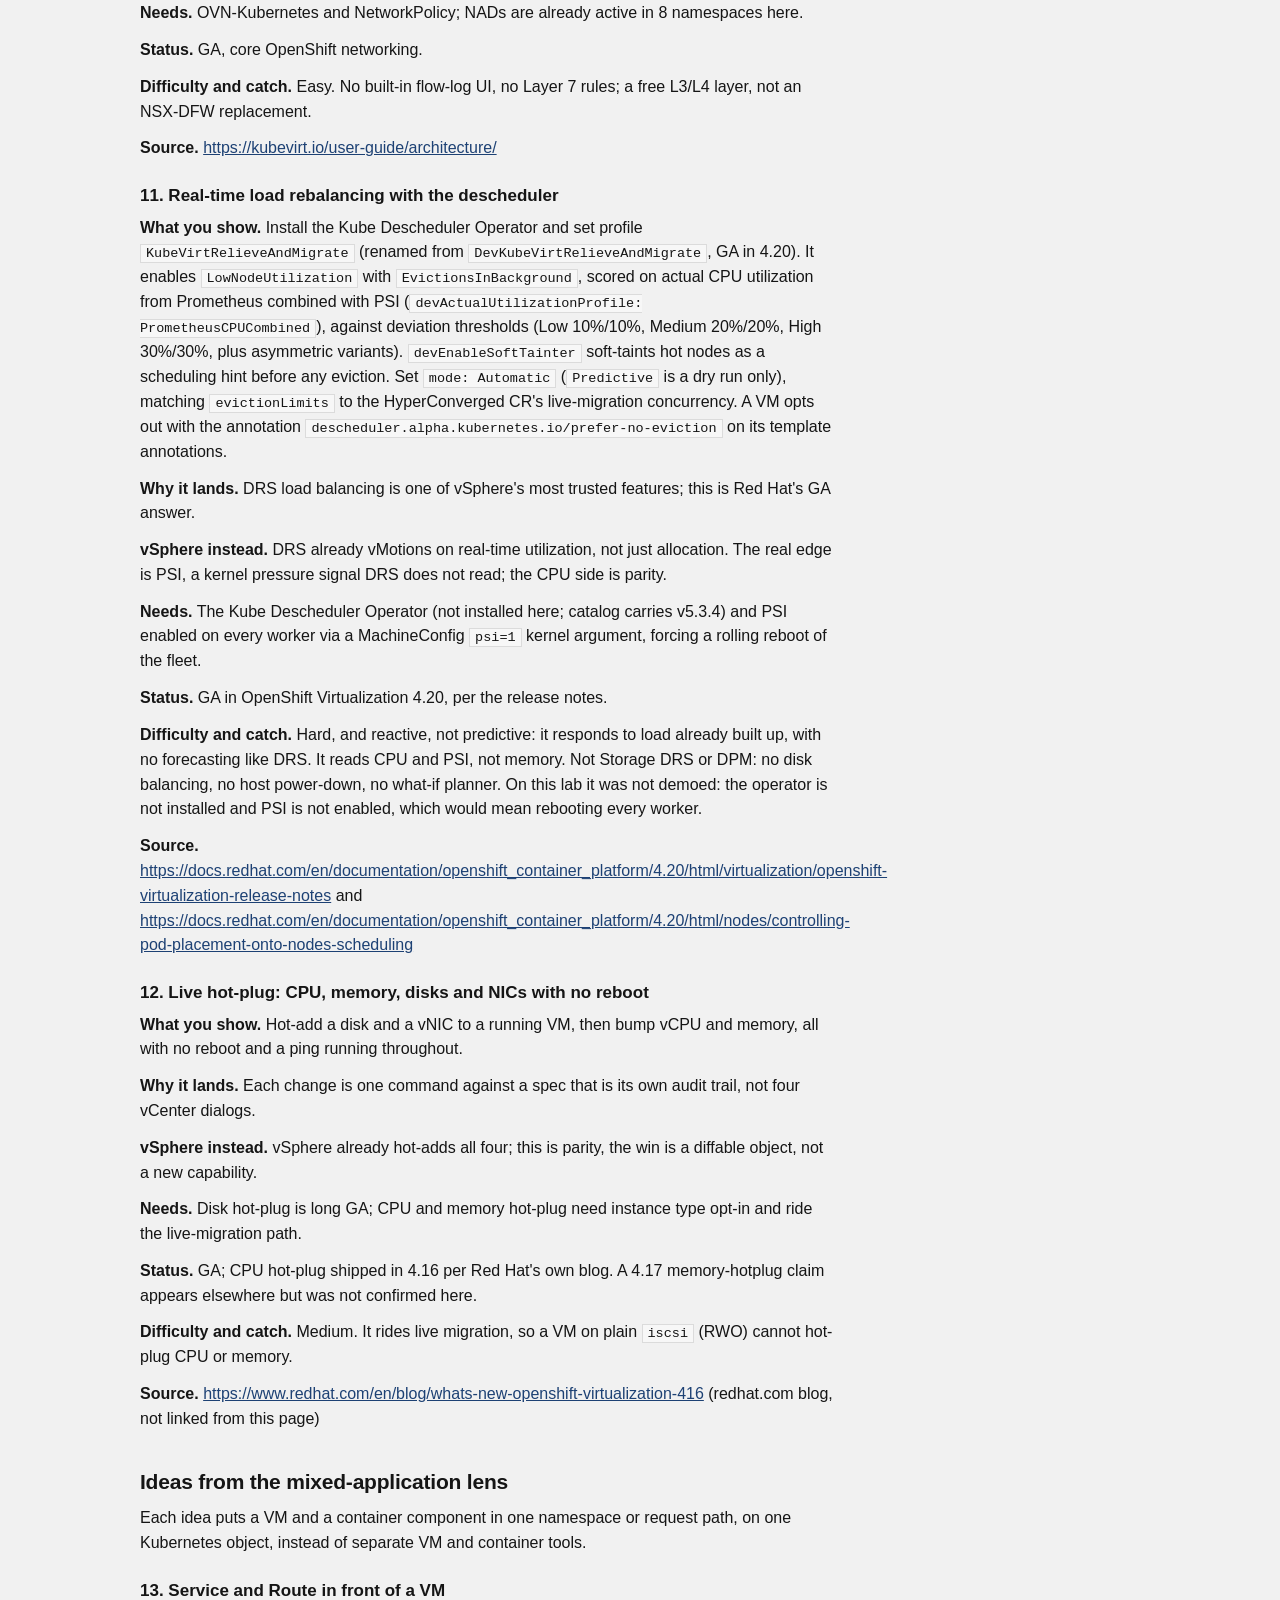
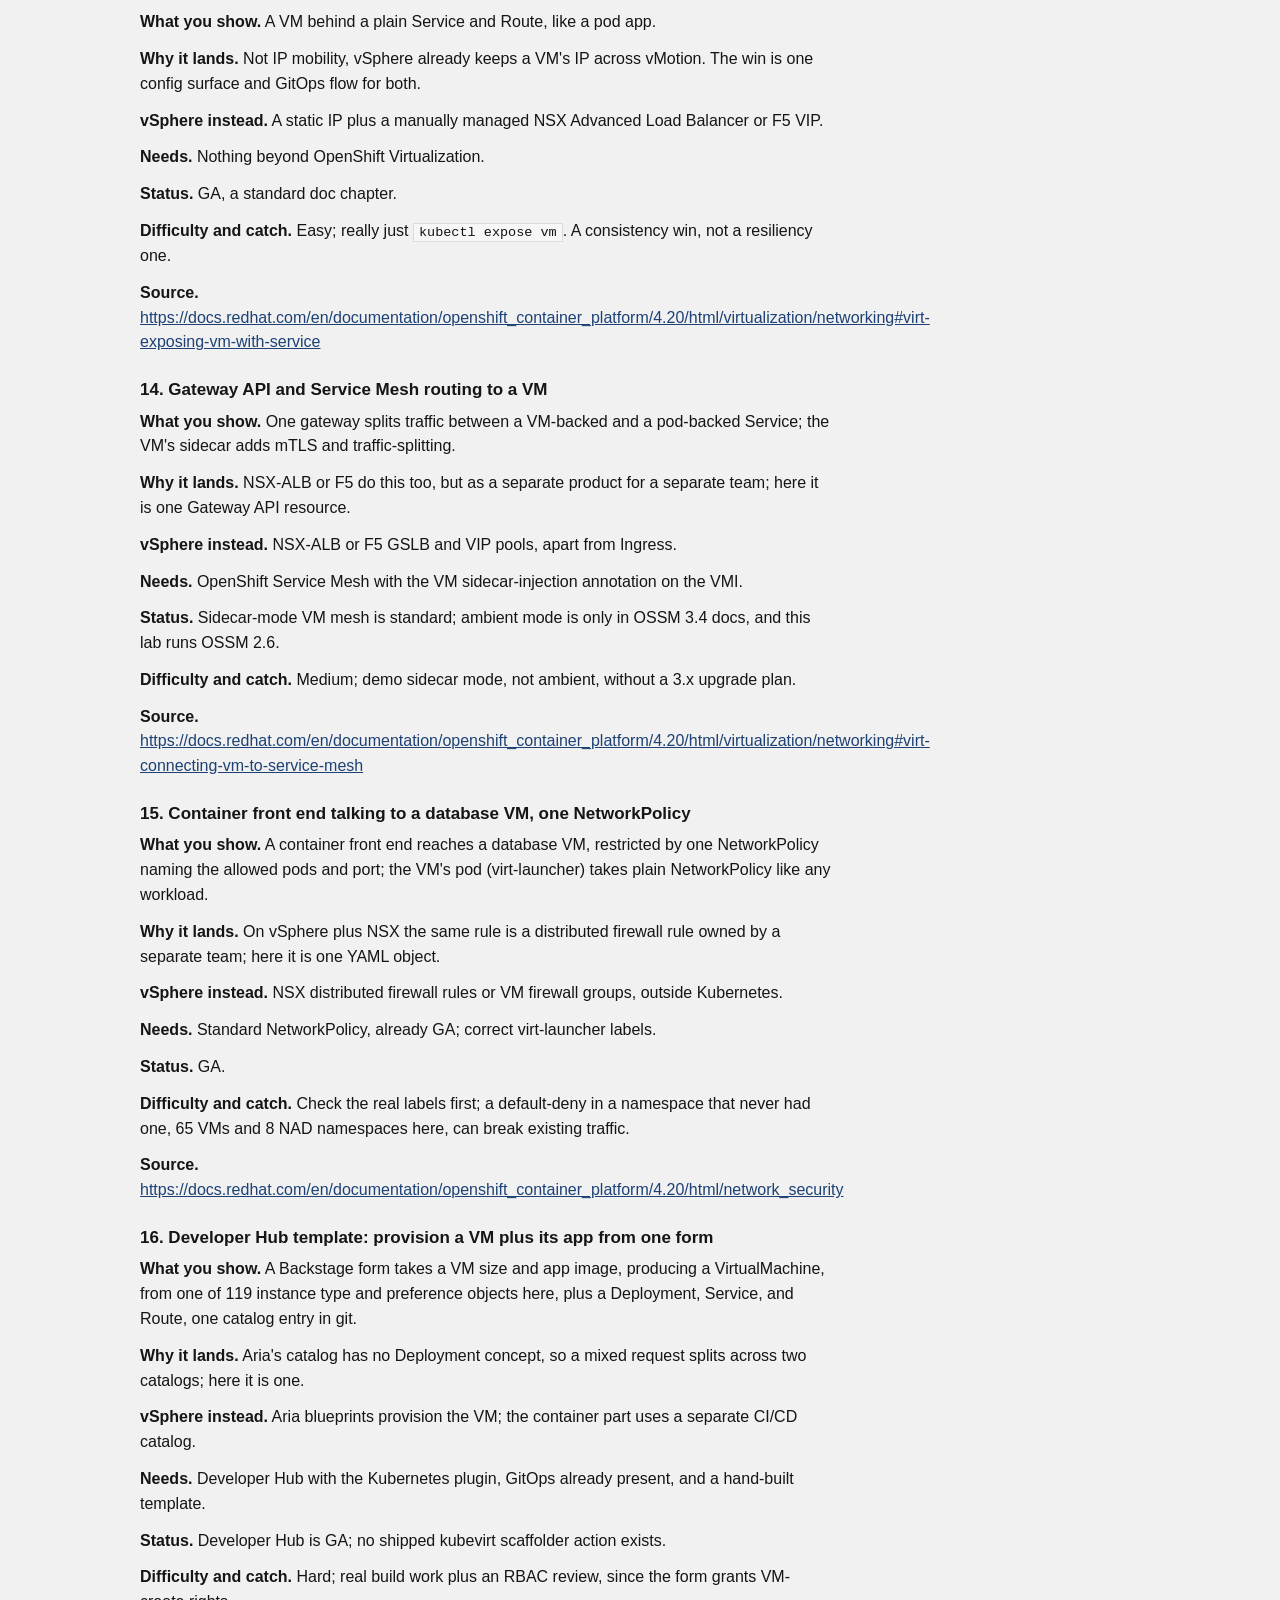
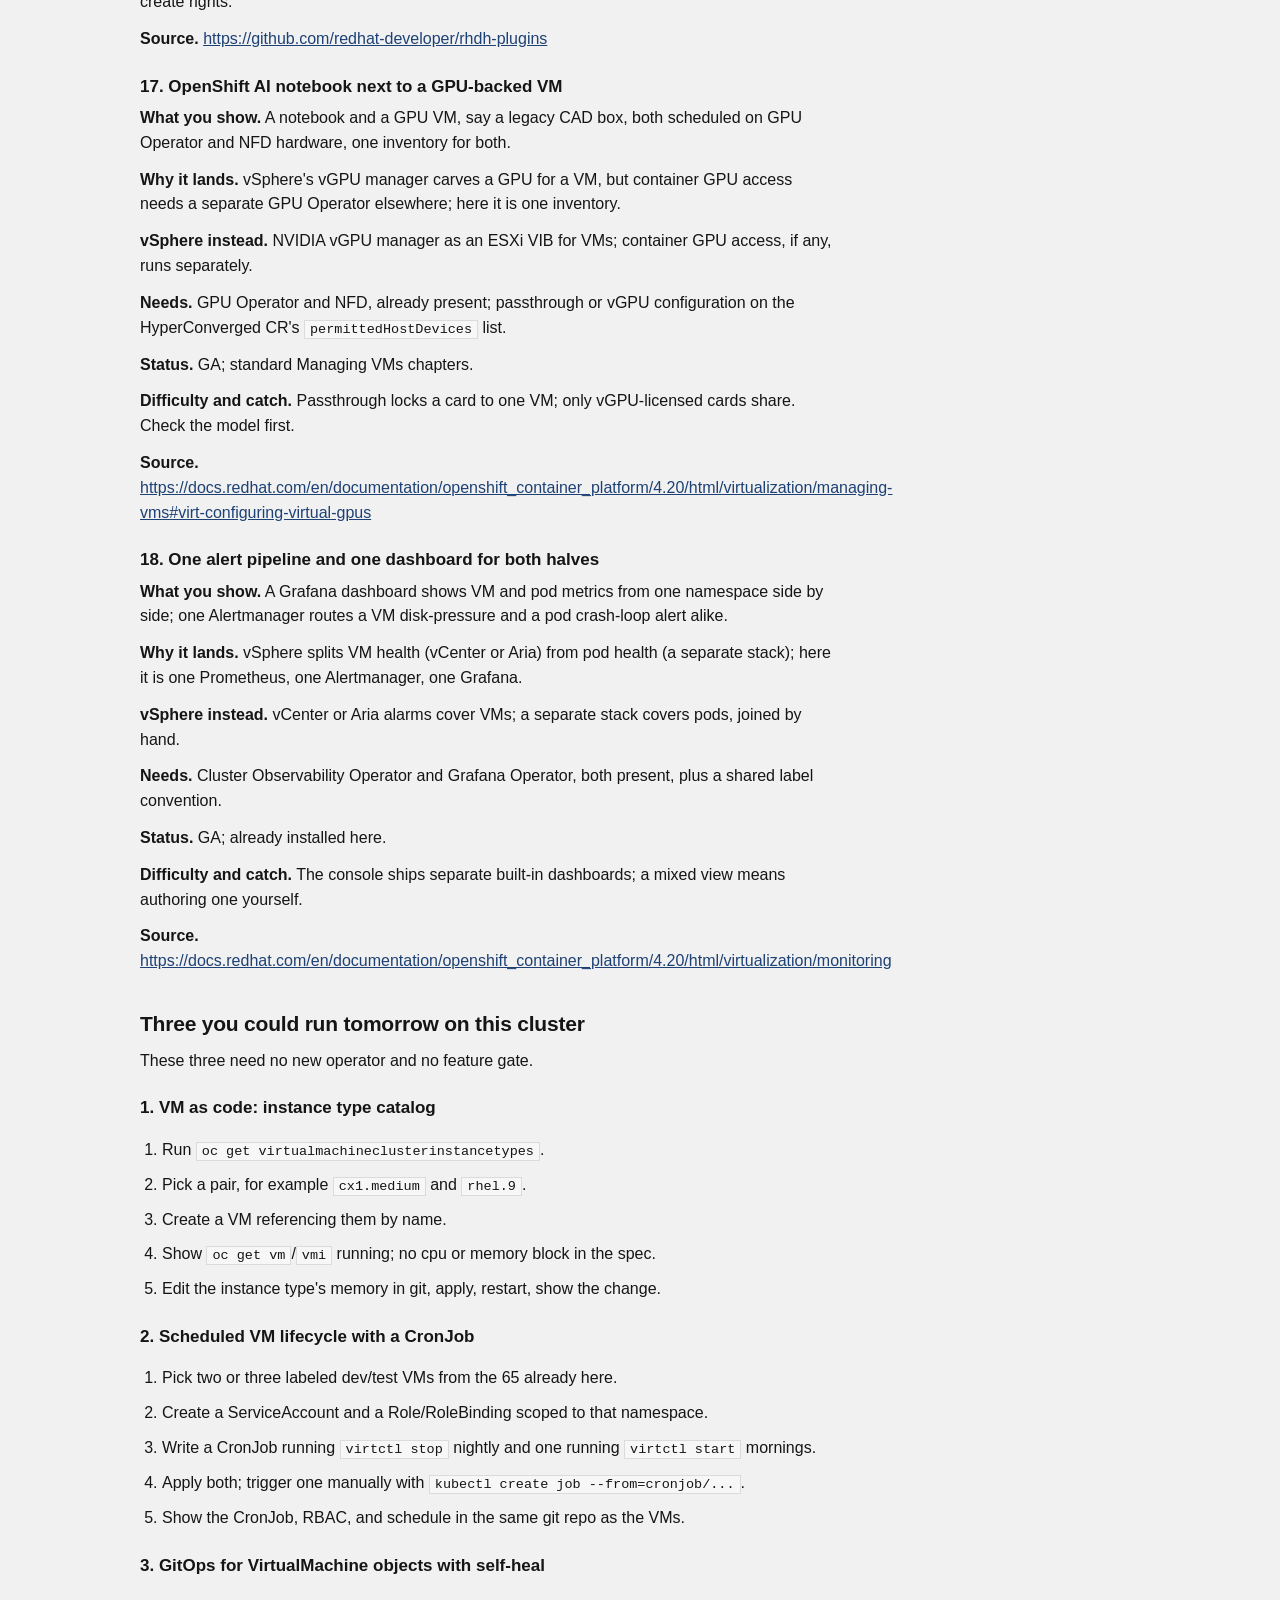
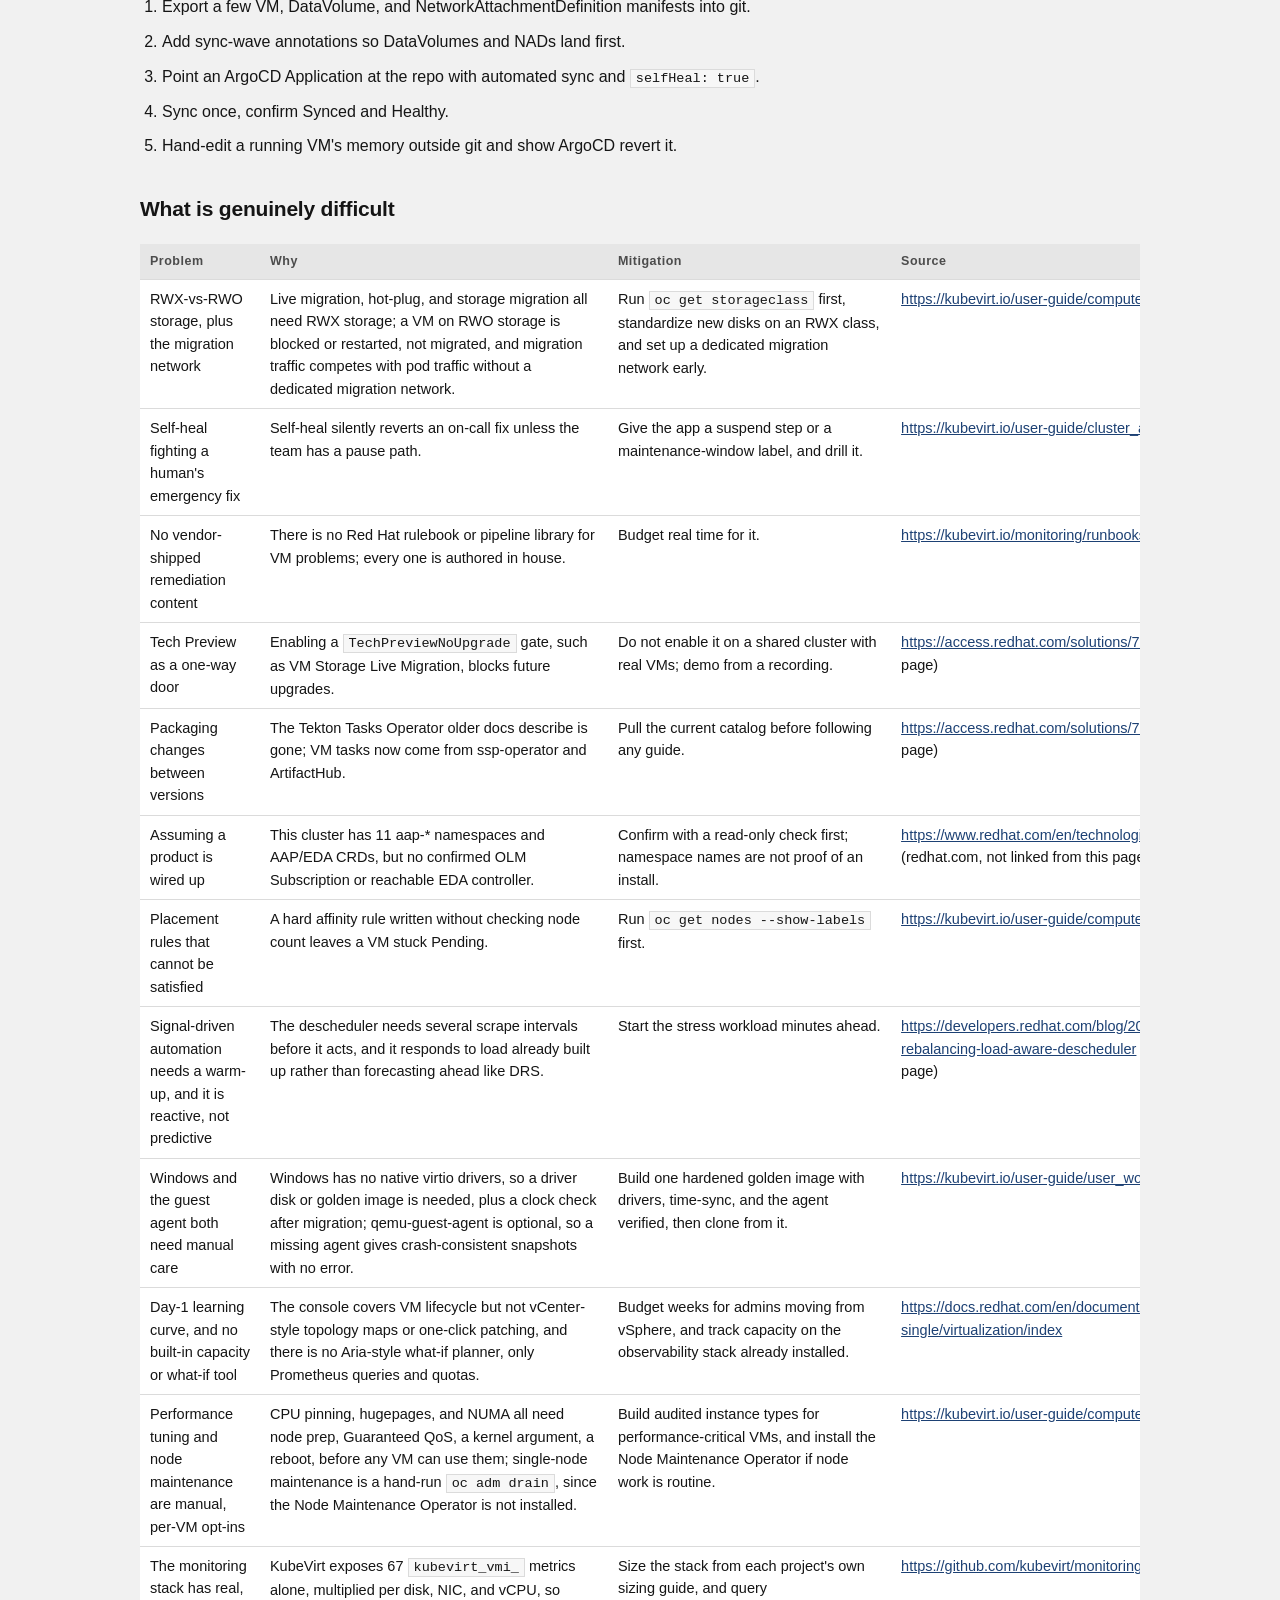
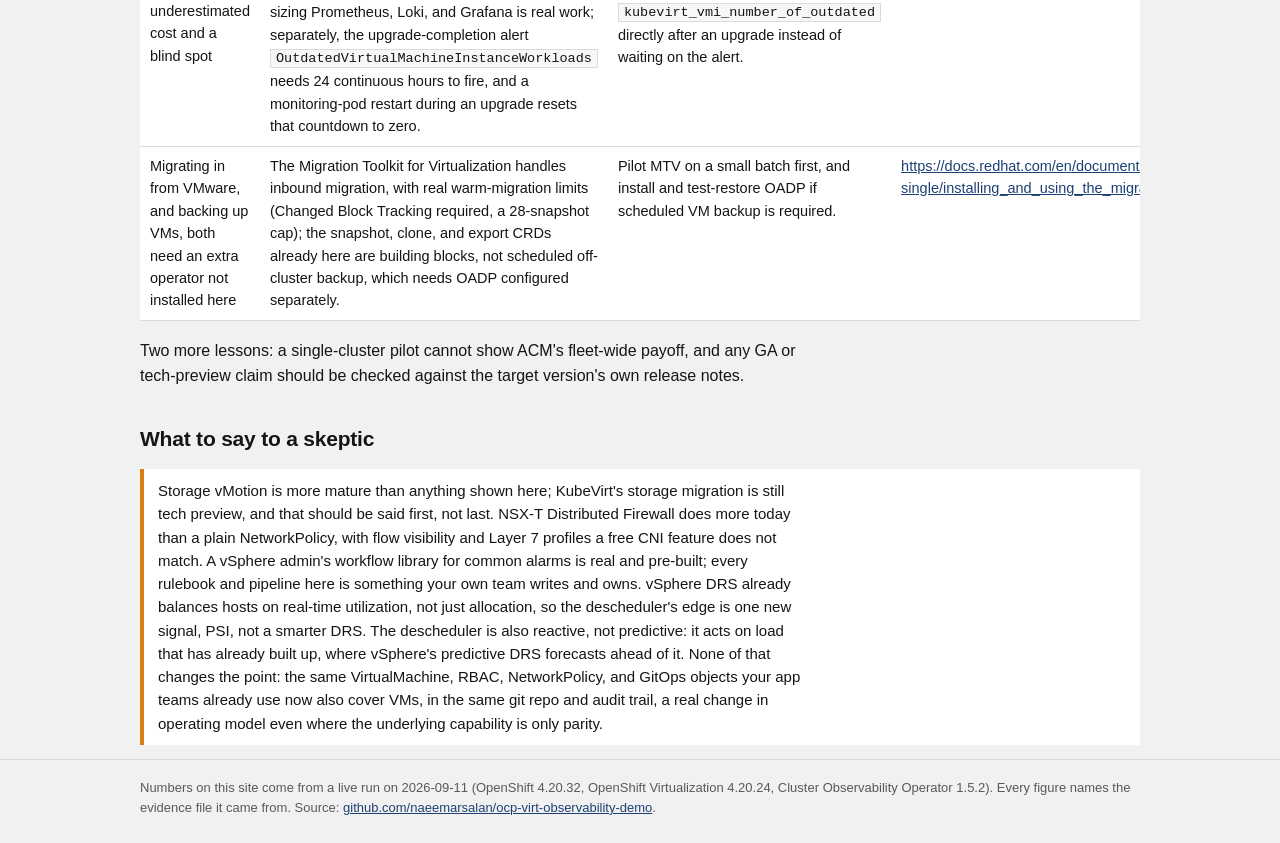
<file: docs/ideas.html>
<!doctype html>
<html lang="en">
<head>
<meta charset="utf-8">
<meta name="viewport" content="width=device-width, initial-scale=1">
<title>Ideas Beyond Observability</title>
<link rel="stylesheet" href="site.css">
</head>
<body>
<header class="top"><div class="shell">
  <a class="brand" href="index.html">OpenShift Virtualization observability demo</a>
  <nav>
    <a href="index.html">Overview</a>
    <a href="act1-depth.html">1 Depth</a>
    <a href="act2-correlation.html">2 Correlation</a>
    <a href="act2b-fleet.html">2b Fleet</a>
    <a href="act3-agentic.html">3 Agentic</a>
    <a href="reference-architecture.html">Reference architecture</a>
    <a href="evidence.html">Evidence</a>
    <a href="ideas.html" aria-current="page">Ideas</a>
    <a href="https://github.com/naeemarsalan/ocp-virt-observability-demo">GitHub</a>
  </nav>
</div></header>
<main class="shell">

<p class="kicker">Beyond observability</p>
<h1>18 more ways VMs benefit from a cloud native platform</h1>
<p class="lead">You already ran a demo where Alertmanager fired a VM alert and Event-Driven Ansible, through AAP, turned it into remediation instead of a page. This builds on that: cloud native objects and patterns that make VM management on OpenShift Virtualization look like the rest of the platform, so the same GitOps, RBAC, and admission control your app teams use also covers VMs. It comes from a read-only inventory of this OpenShift 4.20.32 lab, ranked by a separate review. Three ideas need nothing new installed; the rest need one operator or one feature gate decision, called out below.</p>

<h2>Top ideas, ranked</h2>

<h3>1. GitOps for VirtualMachine objects with self-heal and sync waves</h3>
<p><strong>What you show.</strong> Store VM, DataVolume, and instance type manifests in git. Point OpenShift GitOps at them with <code>selfHeal: true</code> and sync-wave annotations. Hand-edit a running VM's memory outside git and watch ArgoCD revert it within seconds.</p>
<p><strong>Why it lands.</strong> Config drift is a felt vSphere pain; an on-stage auto-revert beats a scheduled report.</p>
<p><strong>vSphere instead.</strong> Aria Automation Config flags drift on a schedule, a licensed add-on, not self-reverting.</p>
<p><strong>Needs.</strong> GitOps operator plus a git repo. Already installed here.</p>
<p><strong>Status.</strong> GA. KubeVirt's own guide documents managing VMs with GitOps.</p>
<p><strong>Difficulty and catch.</strong> Easy. Self-heal also reverts a real emergency fix, so show the pause path (app suspend, or a maintenance-window label) too.</p>
<p><strong>Source.</strong> <a href="https://kubevirt.io/user-guide/cluster_admin/gitops/">https://kubevirt.io/user-guide/cluster_admin/gitops/</a></p>

<h3>2. VM as code: instance types and preferences catalog</h3>
<p><strong>What you show.</strong> Reference a <code>VirtualMachineClusterInstancetype</code> and <code>VirtualMachinePreference</code> by name, for example <code>cx1.medium</code> with <code>rhel.9</code>, instead of hand-set cpu and memory. This cluster already has 119 such objects loaded. Resize a class of VMs by editing the shared object once, in git.</p>
<p><strong>Why it lands.</strong> A named, shared sizing catalog is something vCenter has never had natively.</p>
<p><strong>vSphere instead.</strong> Aria Automation's flavor mapping is the closest analog, an add-on, not a vCenter primitive.</p>
<p><strong>Needs.</strong> Nothing; the catalog ships by default and 119 objects are already loaded here.</p>
<p><strong>Status.</strong> GA, documented in the OpenShift Virtualization "Creating a virtual machine" guide.</p>
<p><strong>Difficulty and catch.</strong> Easy, the fastest idea here to stage. A resize usually needs a restart to take effect.</p>
<p><strong>Source.</strong> <a href="https://docs.redhat.com/en/documentation/openshift_container_platform/4.20/html/virtualization/creating-a-virtual-machine">https://docs.redhat.com/en/documentation/openshift_container_platform/4.20/html/virtualization/creating-a-virtual-machine</a></p>

<h3>3. Scheduled VM lifecycle with a plain Kubernetes CronJob</h3>
<p><strong>What you show.</strong> A CronJob under a scoped ServiceAccount patches <code>runStrategy</code>, or calls <code>virtctl stop</code>/<code>start</code>, on labeled dev and test VMs nightly and each morning. The schedule is one YAML file next to the VMs it targets.</p>
<p><strong>Why it lands.</strong> Every vSphere shop already solves this with a script or an Aria power schedule; this makes it git-reviewed instead.</p>
<p><strong>vSphere instead.</strong> Aria power schedules, or a PowerCLI script from vCenter Scheduled Tasks; no shared audit trail.</p>
<p><strong>Needs.</strong> Just core Kubernetes: CronJob, ServiceAccount, RBAC. No CNV dependency.</p>
<p><strong>Status.</strong> GA. CronJob is stable since Kubernetes 1.21; no CNV-native scheduled-power feature exists.</p>
<p><strong>Difficulty and catch.</strong> Easy, a five-minute demo. No vendor support statement covers it; guard against stopping a VM mid migration.</p>
<p><strong>Source.</strong> <a href="https://kubernetes.io/docs/concepts/workloads/controllers/cron-jobs/">https://kubernetes.io/docs/concepts/workloads/controllers/cron-jobs/</a> (upstream Kubernetes docs, not linked from this page; see the note at the end of this page on external links)</p>

<h3>4. SLA-tiered live migration and node maintenance</h3>
<p><strong>What you show.</strong> Set <code>evictionStrategy: LiveMigrate</code>, then cordon and drain its node while a ping runs in the guest, and watch the VM hop nodes instead of restarting. A <code>MigrationPolicy</code> CR gives a "gold" VM a tight timeout and a "bronze" VM a relaxed one.</p>
<p><strong>Why it lands.</strong> Maps onto per-VM DRS/HA rules and Maintenance Mode evacuation, concepts a VMware admin knows.</p>
<p><strong>vSphere instead.</strong> DRS/HA rules and vMotion, or Maintenance Mode evacuation, set in vCenter, not code.</p>
<p><strong>Needs.</strong> An RWX storage class and a MigrationPolicy CR. Five exist here; no Node Maintenance Operator, so use <code>oc adm drain</code> directly.</p>
<p><strong>Status.</strong> GA, documented since OCP 4.3.</p>
<p><strong>Difficulty and catch.</strong> Easy. Plain <code>iscsi</code> here is RWO-only, so a VM on it gets evicted, not migrated.</p>
<p><strong>Source.</strong> <a href="https://docs.redhat.com/en/documentation/openshift_container_platform/4.21/html/virtualization/live-migration">https://docs.redhat.com/en/documentation/openshift_container_platform/4.21/html/virtualization/live-migration</a></p>

<h3>5. VM State RBAC: start and stop as a permission, not a button</h3>
<p><strong>What you show.</strong> A Role granting get, list, and watch on virtualmachines but withholding the start/stop verb, bound to a junior account and proved with <code>oc auth can-i</code>. A second Role with that verb shows it now can.</p>
<p><strong>Why it lands.</strong> Separating "can see a VM" from "can power it on" is a normal ask on shared infrastructure.</p>
<p><strong>vSphere instead.</strong> vCenter's privilege tree has done this for over a decade; here it's plain RBAC YAML.</p>
<p><strong>Needs.</strong> Standard RBAC plus CNV subresource verbs, already present here.</p>
<p><strong>Status.</strong> GA, documented in the OCP 4.20 virtualization guide.</p>
<p><strong>Difficulty and catch.</strong> Easy. It only proves from a terminal unless the console is shown too.</p>
<p><strong>Source.</strong> <a href="https://docs.redhat.com/en/documentation/openshift_container_platform/4.20/html/virtualization/managing-vms">https://docs.redhat.com/en/documentation/openshift_container_platform/4.20/html/virtualization/managing-vms</a></p>

<h3>6. Snapshots, restores, clones and exports as Kubernetes objects</h3>
<p><strong>What you show.</strong> A live, guest-coordinated <code>VirtualMachineSnapshot</code>, a <code>VirtualMachineRestore</code> onto the same VM, a <code>VirtualMachineClone</code> into another namespace, and a <code>VirtualMachineExport</code> over HTTP, all plain <code>oc get</code>-able objects.</p>
<p><strong>Why it lands.</strong> These become RBAC-governed objects a pipeline can gate on, no vendor SDK call needed.</p>
<p><strong>vSphere instead.</strong> Native snapshot, clone, and Content Library OVA export; mature already, the win here is the object model.</p>
<p><strong>Needs.</strong> All four CRD families already installed; check CSI VolumeSnapshot support per class.</p>
<p><strong>Status.</strong> GA, including live and online snapshotting.</p>
<p><strong>Difficulty and catch.</strong> Easy for the objects, medium to wire into Tekton. Not backup: no scheduling or off-cluster copy without OADP/Velero.</p>
<p><strong>Source.</strong> <a href="https://docs.redhat.com/en/documentation/openshift_container_platform/4.18/html/virtualization/backup-and-restore">https://docs.redhat.com/en/documentation/openshift_container_platform/4.18/html/virtualization/backup-and-restore</a></p>

<h3>7. Zero-install guardrails with ValidatingAdmissionPolicy</h3>
<p><strong>What you show.</strong> A <code>ValidatingAdmissionPolicy</code> rejecting a VM missing an instance type reference, or one pairing LiveMigrate with an RWO-only disk. Try creating a non-compliant VM and watch the API server reject it, no extra pod running.</p>
<p><strong>Why it lands.</strong> An in-apiserver check with zero extra pods, versus standards enforced by convention or a licensed gate.</p>
<p><strong>vSphere instead.</strong> Compliance profiles, manual review, or Aria blueprint and tagging rules at provisioning time.</p>
<p><strong>Needs.</strong> Native ValidatingAdmissionPolicy and Binding, no operator. Neither Kyverno nor Gatekeeper is on this cluster.</p>
<p><strong>Status.</strong> GA upstream since Kubernetes 1.30, well before OCP 4.20.</p>
<p><strong>Difficulty and catch.</strong> Medium; CEL against nested specs is fussy. It only rejects, it cannot auto-fix a bad spec.</p>
<p><strong>Source.</strong> <a href="https://kubernetes.io/docs/reference/access-authn-authz/validating-admission-policy/">https://kubernetes.io/docs/reference/access-authn-authz/validating-admission-policy/</a> (upstream Kubernetes docs, not linked from this page)</p>

<h3>8. Namespace tenancy: kubevirt.io roles plus ResourceQuota</h3>
<p><strong>What you show.</strong> Two namespaces as tenant boundaries, <code>kubevirt.io:edit</code> bound per namespace, a ResourceQuota capping <code>count/virtualmachines</code> and <code>requests.cpu</code>. A user in one namespace gets a 403 reading VMs in the other.</p>
<p><strong>Why it lands.</strong> One construct, namespace plus RBAC plus quota, governs VMs and everything else together.</p>
<p><strong>vSphere instead.</strong> Folders or resource pools plus separate CPU/memory shares, three constructs to keep in sync by hand.</p>
<p><strong>Needs.</strong> Namespaces, default kubevirt.io ClusterRoles, ResourceQuota. 65 VMs and 119 instance types already exist.</p>
<p><strong>Status.</strong> GA, long-standing default ClusterRoles.</p>
<p><strong>Difficulty and catch.</strong> Easy, pure YAML. This is API-access and fairness, not isolation; two tenants can still share a node.</p>
<p><strong>Source.</strong> <a href="https://kubevirt.io/user-guide/cluster_admin/authorization/">https://kubevirt.io/user-guide/cluster_admin/authorization/</a></p>

<h3>9. VM placement rules: affinity and anti-affinity as code</h3>
<p><strong>What you show.</strong> <code>nodeAffinity</code> pinning a VM to <code>disktype=ssd</code> nodes, and <code>podAntiAffinity</code> spreading two replica VMs across nodes, the same syntax already used for pods. Confirm with <code>oc get vmi -o wide</code>.</p>
<p><strong>Why it lands.</strong> The same syntax app teams already write for containers, so placement becomes shared knowledge.</p>
<p><strong>vSphere instead.</strong> DRS VM/Host affinity rules, configured per cluster in vCenter, invisible outside it.</p>
<p><strong>Needs.</strong> Nothing; these are core VirtualMachine spec fields.</p>
<p><strong>Status.</strong> GA, mirrors core Kubernetes pod affinity.</p>
<p><strong>Difficulty and catch.</strong> Easy. A hard rule with too few matching nodes leaves a VM stuck Pending; check node count first.</p>
<p><strong>Source.</strong> <a href="https://kubevirt.io/user-guide/compute/node_assignment/">https://kubevirt.io/user-guide/compute/node_assignment/</a></p>

<h3>10. NetworkPolicy micro-segmentation for VM traffic</h3>
<p><strong>What you show.</strong> A default-deny NetworkPolicy in a VM namespace, plus a narrow allow rule, for example a web-tier VM to a db-tier VM on port 5432, using ordinary NetworkPolicy YAML. Test the connection from inside the guest before and after.</p>
<p><strong>Why it lands.</strong> One firewalling model covers VMs and containers side by side, no separate product or license.</p>
<p><strong>vSphere instead.</strong> NSX-T Distributed Firewall, with flow visibility and L7-aware profiles a plain NetworkPolicy does not match.</p>
<p><strong>Needs.</strong> OVN-Kubernetes and NetworkPolicy; NADs are already active in 8 namespaces here.</p>
<p><strong>Status.</strong> GA, core OpenShift networking.</p>
<p><strong>Difficulty and catch.</strong> Easy. No built-in flow-log UI, no Layer 7 rules; a free L3/L4 layer, not an NSX-DFW replacement.</p>
<p><strong>Source.</strong> <a href="https://kubevirt.io/user-guide/architecture/">https://kubevirt.io/user-guide/architecture/</a></p>

<h3>11. Real-time load rebalancing with the descheduler</h3>
<p><strong>What you show.</strong> Install the Kube Descheduler Operator and set profile <code>KubeVirtRelieveAndMigrate</code> (renamed from <code>DevKubeVirtRelieveAndMigrate</code>, GA in 4.20). It enables <code>LowNodeUtilization</code> with <code>EvictionsInBackground</code>, scored on actual CPU utilization from Prometheus combined with PSI (<code>devActualUtilizationProfile: PrometheusCPUCombined</code>), against deviation thresholds (Low 10%/10%, Medium 20%/20%, High 30%/30%, plus asymmetric variants). <code>devEnableSoftTainter</code> soft-taints hot nodes as a scheduling hint before any eviction. Set <code>mode: Automatic</code> (<code>Predictive</code> is a dry run only), matching <code>evictionLimits</code> to the HyperConverged CR's live-migration concurrency. A VM opts out with the annotation <code>descheduler.alpha.kubernetes.io/prefer-no-eviction</code> on its template annotations.</p>
<p><strong>Why it lands.</strong> DRS load balancing is one of vSphere's most trusted features; this is Red Hat's GA answer.</p>
<p><strong>vSphere instead.</strong> DRS already vMotions on real-time utilization, not just allocation. The real edge is PSI, a kernel pressure signal DRS does not read; the CPU side is parity.</p>
<p><strong>Needs.</strong> The Kube Descheduler Operator (not installed here; catalog carries v5.3.4) and PSI enabled on every worker via a MachineConfig <code>psi=1</code> kernel argument, forcing a rolling reboot of the fleet.</p>
<p><strong>Status.</strong> GA in OpenShift Virtualization 4.20, per the release notes.</p>
<p><strong>Difficulty and catch.</strong> Hard, and reactive, not predictive: it responds to load already built up, with no forecasting like DRS. It reads CPU and PSI, not memory. Not Storage DRS or DPM: no disk balancing, no host power-down, no what-if planner. On this lab it was not demoed: the operator is not installed and PSI is not enabled, which would mean rebooting every worker.</p>
<p><strong>Source.</strong> <a href="https://docs.redhat.com/en/documentation/openshift_container_platform/4.20/html/virtualization/openshift-virtualization-release-notes">https://docs.redhat.com/en/documentation/openshift_container_platform/4.20/html/virtualization/openshift-virtualization-release-notes</a> and <a href="https://docs.redhat.com/en/documentation/openshift_container_platform/4.20/html/nodes/controlling-pod-placement-onto-nodes-scheduling">https://docs.redhat.com/en/documentation/openshift_container_platform/4.20/html/nodes/controlling-pod-placement-onto-nodes-scheduling</a></p>

<h3>12. Live hot-plug: CPU, memory, disks and NICs with no reboot</h3>
<p><strong>What you show.</strong> Hot-add a disk and a vNIC to a running VM, then bump vCPU and memory, all with no reboot and a ping running throughout.</p>
<p><strong>Why it lands.</strong> Each change is one command against a spec that is its own audit trail, not four vCenter dialogs.</p>
<p><strong>vSphere instead.</strong> vSphere already hot-adds all four; this is parity, the win is a diffable object, not a new capability.</p>
<p><strong>Needs.</strong> Disk hot-plug is long GA; CPU and memory hot-plug need instance type opt-in and ride the live-migration path.</p>
<p><strong>Status.</strong> GA; CPU hot-plug shipped in 4.16 per Red Hat's own blog. A 4.17 memory-hotplug claim appears elsewhere but was not confirmed here.</p>
<p><strong>Difficulty and catch.</strong> Medium. It rides live migration, so a VM on plain <code>iscsi</code> (RWO) cannot hot-plug CPU or memory.</p>
<p><strong>Source.</strong> <a href="https://www.redhat.com/en/blog/whats-new-openshift-virtualization-416">https://www.redhat.com/en/blog/whats-new-openshift-virtualization-416</a> (redhat.com blog, not linked from this page)</p>

<h2>Ideas from the mixed-application lens</h2>
<p>Each idea puts a VM and a container component in one namespace or request path, on one Kubernetes object, instead of separate VM and container tools.</p>

<h3>13. Service and Route in front of a VM</h3>
<p><strong>What you show.</strong> A VM behind a plain Service and Route, like a pod app.</p>
<p><strong>Why it lands.</strong> Not IP mobility, vSphere already keeps a VM's IP across vMotion. The win is one config surface and GitOps flow for both.</p>
<p><strong>vSphere instead.</strong> A static IP plus a manually managed NSX Advanced Load Balancer or F5 VIP.</p>
<p><strong>Needs.</strong> Nothing beyond OpenShift Virtualization.</p>
<p><strong>Status.</strong> GA, a standard doc chapter.</p>
<p><strong>Difficulty and catch.</strong> Easy; really just <code>kubectl expose vm</code>. A consistency win, not a resiliency one.</p>
<p><strong>Source.</strong> <a href="https://docs.redhat.com/en/documentation/openshift_container_platform/4.20/html/virtualization/networking#virt-exposing-vm-with-service">https://docs.redhat.com/en/documentation/openshift_container_platform/4.20/html/virtualization/networking#virt-exposing-vm-with-service</a></p>

<h3>14. Gateway API and Service Mesh routing to a VM</h3>
<p><strong>What you show.</strong> One gateway splits traffic between a VM-backed and a pod-backed Service; the VM's sidecar adds mTLS and traffic-splitting.</p>
<p><strong>Why it lands.</strong> NSX-ALB or F5 do this too, but as a separate product for a separate team; here it is one Gateway API resource.</p>
<p><strong>vSphere instead.</strong> NSX-ALB or F5 GSLB and VIP pools, apart from Ingress.</p>
<p><strong>Needs.</strong> OpenShift Service Mesh with the VM sidecar-injection annotation on the VMI.</p>
<p><strong>Status.</strong> Sidecar-mode VM mesh is standard; ambient mode is only in OSSM 3.4 docs, and this lab runs OSSM 2.6.</p>
<p><strong>Difficulty and catch.</strong> Medium; demo sidecar mode, not ambient, without a 3.x upgrade plan.</p>
<p><strong>Source.</strong> <a href="https://docs.redhat.com/en/documentation/openshift_container_platform/4.20/html/virtualization/networking#virt-connecting-vm-to-service-mesh">https://docs.redhat.com/en/documentation/openshift_container_platform/4.20/html/virtualization/networking#virt-connecting-vm-to-service-mesh</a></p>

<h3>15. Container front end talking to a database VM, one NetworkPolicy</h3>
<p><strong>What you show.</strong> A container front end reaches a database VM, restricted by one NetworkPolicy naming the allowed pods and port; the VM's pod (virt-launcher) takes plain NetworkPolicy like any workload.</p>
<p><strong>Why it lands.</strong> On vSphere plus NSX the same rule is a distributed firewall rule owned by a separate team; here it is one YAML object.</p>
<p><strong>vSphere instead.</strong> NSX distributed firewall rules or VM firewall groups, outside Kubernetes.</p>
<p><strong>Needs.</strong> Standard NetworkPolicy, already GA; correct virt-launcher labels.</p>
<p><strong>Status.</strong> GA.</p>
<p><strong>Difficulty and catch.</strong> Check the real labels first; a default-deny in a namespace that never had one, 65 VMs and 8 NAD namespaces here, can break existing traffic.</p>
<p><strong>Source.</strong> <a href="https://docs.redhat.com/en/documentation/openshift_container_platform/4.20/html/network_security">https://docs.redhat.com/en/documentation/openshift_container_platform/4.20/html/network_security</a></p>

<h3>16. Developer Hub template: provision a VM plus its app from one form</h3>
<p><strong>What you show.</strong> A Backstage form takes a VM size and app image, producing a VirtualMachine, from one of 119 instance type and preference objects here, plus a Deployment, Service, and Route, one catalog entry in git.</p>
<p><strong>Why it lands.</strong> Aria's catalog has no Deployment concept, so a mixed request splits across two catalogs; here it is one.</p>
<p><strong>vSphere instead.</strong> Aria blueprints provision the VM; the container part uses a separate CI/CD catalog.</p>
<p><strong>Needs.</strong> Developer Hub with the Kubernetes plugin, GitOps already present, and a hand-built template.</p>
<p><strong>Status.</strong> Developer Hub is GA; no shipped kubevirt scaffolder action exists.</p>
<p><strong>Difficulty and catch.</strong> Hard; real build work plus an RBAC review, since the form grants VM-create rights.</p>
<p><strong>Source.</strong> <a href="https://github.com/redhat-developer/rhdh-plugins">https://github.com/redhat-developer/rhdh-plugins</a></p>

<h3>17. OpenShift AI notebook next to a GPU-backed VM</h3>
<p><strong>What you show.</strong> A notebook and a GPU VM, say a legacy CAD box, both scheduled on GPU Operator and NFD hardware, one inventory for both.</p>
<p><strong>Why it lands.</strong> vSphere's vGPU manager carves a GPU for a VM, but container GPU access needs a separate GPU Operator elsewhere; here it is one inventory.</p>
<p><strong>vSphere instead.</strong> NVIDIA vGPU manager as an ESXi VIB for VMs; container GPU access, if any, runs separately.</p>
<p><strong>Needs.</strong> GPU Operator and NFD, already present; passthrough or vGPU configuration on the HyperConverged CR's <code>permittedHostDevices</code> list.</p>
<p><strong>Status.</strong> GA; standard Managing VMs chapters.</p>
<p><strong>Difficulty and catch.</strong> Passthrough locks a card to one VM; only vGPU-licensed cards share. Check the model first.</p>
<p><strong>Source.</strong> <a href="https://docs.redhat.com/en/documentation/openshift_container_platform/4.20/html/virtualization/managing-vms#virt-configuring-virtual-gpus">https://docs.redhat.com/en/documentation/openshift_container_platform/4.20/html/virtualization/managing-vms#virt-configuring-virtual-gpus</a></p>

<h3>18. One alert pipeline and one dashboard for both halves</h3>
<p><strong>What you show.</strong> A Grafana dashboard shows VM and pod metrics from one namespace side by side; one Alertmanager routes a VM disk-pressure and a pod crash-loop alert alike.</p>
<p><strong>Why it lands.</strong> vSphere splits VM health (vCenter or Aria) from pod health (a separate stack); here it is one Prometheus, one Alertmanager, one Grafana.</p>
<p><strong>vSphere instead.</strong> vCenter or Aria alarms cover VMs; a separate stack covers pods, joined by hand.</p>
<p><strong>Needs.</strong> Cluster Observability Operator and Grafana Operator, both present, plus a shared label convention.</p>
<p><strong>Status.</strong> GA; already installed here.</p>
<p><strong>Difficulty and catch.</strong> The console ships separate built-in dashboards; a mixed view means authoring one yourself.</p>
<p><strong>Source.</strong> <a href="https://docs.redhat.com/en/documentation/openshift_container_platform/4.20/html/virtualization/monitoring">https://docs.redhat.com/en/documentation/openshift_container_platform/4.20/html/virtualization/monitoring</a></p>

<h2>Three you could run tomorrow on this cluster</h2>
<p>These three need no new operator and no feature gate.</p>

<h3>1. VM as code: instance type catalog</h3>
<ol class="steps">
<li>Run <code>oc get virtualmachineclusterinstancetypes</code>.</li>
<li>Pick a pair, for example <code>cx1.medium</code> and <code>rhel.9</code>.</li>
<li>Create a VM referencing them by name.</li>
<li>Show <code>oc get vm</code>/<code>vmi</code> running; no cpu or memory block in the spec.</li>
<li>Edit the instance type's memory in git, apply, restart, show the change.</li>
</ol>

<h3>2. Scheduled VM lifecycle with a CronJob</h3>
<ol class="steps">
<li>Pick two or three labeled dev/test VMs from the 65 already here.</li>
<li>Create a ServiceAccount and a Role/RoleBinding scoped to that namespace.</li>
<li>Write a CronJob running <code>virtctl stop</code> nightly and one running <code>virtctl start</code> mornings.</li>
<li>Apply both; trigger one manually with <code>kubectl create job --from=cronjob/...</code>.</li>
<li>Show the CronJob, RBAC, and schedule in the same git repo as the VMs.</li>
</ol>

<h3>3. GitOps for VirtualMachine objects with self-heal</h3>
<ol class="steps">
<li>Export a few VM, DataVolume, and NetworkAttachmentDefinition manifests into git.</li>
<li>Add sync-wave annotations so DataVolumes and NADs land first.</li>
<li>Point an ArgoCD Application at the repo with automated sync and <code>selfHeal: true</code>.</li>
<li>Sync once, confirm Synced and Healthy.</li>
<li>Hand-edit a running VM's memory outside git and show ArgoCD revert it.</li>
</ol>

<h2>What is genuinely difficult</h2>
<div class="tw">
<table>
<thead><tr><th>Problem</th><th>Why</th><th>Mitigation</th><th>Source</th></tr></thead>
<tbody>
<tr>
<td>RWX-vs-RWO storage, plus the migration network</td>
<td>Live migration, hot-plug, and storage migration all need RWX storage; a VM on RWO storage is blocked or restarted, not migrated, and migration traffic competes with pod traffic without a dedicated migration network.</td>
<td>Run <code>oc get storageclass</code> first, standardize new disks on an RWX class, and set up a dedicated migration network early.</td>
<td><a href="https://kubevirt.io/user-guide/compute/live_migration/">https://kubevirt.io/user-guide/compute/live_migration/</a></td>
</tr>
<tr>
<td>Self-heal fighting a human's emergency fix</td>
<td>Self-heal silently reverts an on-call fix unless the team has a pause path.</td>
<td>Give the app a suspend step or a maintenance-window label, and drill it.</td>
<td><a href="https://kubevirt.io/user-guide/cluster_admin/gitops/">https://kubevirt.io/user-guide/cluster_admin/gitops/</a></td>
</tr>
<tr>
<td>No vendor-shipped remediation content</td>
<td>There is no Red Hat rulebook or pipeline library for VM problems; every one is authored in house.</td>
<td>Budget real time for it.</td>
<td><a href="https://kubevirt.io/monitoring/runbooks_index.html">https://kubevirt.io/monitoring/runbooks_index.html</a></td>
</tr>
<tr>
<td>Tech Preview as a one-way door</td>
<td>Enabling a <code>TechPreviewNoUpgrade</code> gate, such as VM Storage Live Migration, blocks future upgrades.</td>
<td>Do not enable it on a shared cluster with real VMs; demo from a recording.</td>
<td><a href="https://access.redhat.com/solutions/7089972">https://access.redhat.com/solutions/7089972</a> (access.redhat.com, not linked from this page)</td>
</tr>
<tr>
<td>Packaging changes between versions</td>
<td>The Tekton Tasks Operator older docs describe is gone; VM tasks now come from ssp-operator and ArtifactHub.</td>
<td>Pull the current catalog before following any guide.</td>
<td><a href="https://access.redhat.com/solutions/7093978">https://access.redhat.com/solutions/7093978</a> (access.redhat.com, not linked from this page)</td>
</tr>
<tr>
<td>Assuming a product is wired up</td>
<td>This cluster has 11 aap-* namespaces and AAP/EDA CRDs, but no confirmed OLM Subscription or reachable EDA controller.</td>
<td>Confirm with a read-only check first; namespace names are not proof of an install.</td>
<td><a href="https://www.redhat.com/en/technologies/management/ansible/event-driven-ansible">https://www.redhat.com/en/technologies/management/ansible/event-driven-ansible</a> (redhat.com, not linked from this page)</td>
</tr>
<tr>
<td>Placement rules that cannot be satisfied</td>
<td>A hard affinity rule written without checking node count leaves a VM stuck Pending.</td>
<td>Run <code>oc get nodes --show-labels</code> first.</td>
<td><a href="https://kubevirt.io/user-guide/compute/node_assignment/">https://kubevirt.io/user-guide/compute/node_assignment/</a></td>
</tr>
<tr>
<td>Signal-driven automation needs a warm-up, and it is reactive, not predictive</td>
<td>The descheduler needs several scrape intervals before it acts, and it responds to load already built up rather than forecasting ahead like DRS.</td>
<td>Start the stress workload minutes ahead.</td>
<td><a href="https://developers.redhat.com/blog/2025/06/03/dynamic-vm-cpu-workload-rebalancing-load-aware-descheduler">https://developers.redhat.com/blog/2025/06/03/dynamic-vm-cpu-workload-rebalancing-load-aware-descheduler</a> (developers.redhat.com, not linked from this page)</td>
</tr>
<tr>
<td>Windows and the guest agent both need manual care</td>
<td>Windows has no native virtio drivers, so a driver disk or golden image is needed, plus a clock check after migration; qemu-guest-agent is optional, so a missing agent gives crash-consistent snapshots with no error.</td>
<td>Build one hardened golden image with drivers, time-sync, and the agent verified, then clone from it.</td>
<td><a href="https://kubevirt.io/user-guide/user_workloads/guest_agent_information/">https://kubevirt.io/user-guide/user_workloads/guest_agent_information/</a></td>
</tr>
<tr>
<td>Day-1 learning curve, and no built-in capacity or what-if tool</td>
<td>The console covers VM lifecycle but not vCenter-style topology maps or one-click patching, and there is no Aria-style what-if planner, only Prometheus queries and quotas.</td>
<td>Budget weeks for admins moving from vSphere, and track capacity on the observability stack already installed.</td>
<td><a href="https://docs.redhat.com/en/documentation/openshift_container_platform/4.20/html-single/virtualization/index">https://docs.redhat.com/en/documentation/openshift_container_platform/4.20/html-single/virtualization/index</a></td>
</tr>
<tr>
<td>Performance tuning and node maintenance are manual, per-VM opt-ins</td>
<td>CPU pinning, hugepages, and NUMA all need node prep, Guaranteed QoS, a kernel argument, a reboot, before any VM can use them; single-node maintenance is a hand-run <code>oc adm drain</code>, since the Node Maintenance Operator is not installed.</td>
<td>Build audited instance types for performance-critical VMs, and install the Node Maintenance Operator if node work is routine.</td>
<td><a href="https://kubevirt.io/user-guide/compute/dedicated_cpu_resources/">https://kubevirt.io/user-guide/compute/dedicated_cpu_resources/</a></td>
</tr>
<tr>
<td>The monitoring stack has real, underestimated cost and a blind spot</td>
<td>KubeVirt exposes 67 <code>kubevirt_vmi_</code> metrics alone, multiplied per disk, NIC, and vCPU, so sizing Prometheus, Loki, and Grafana is real work; separately, the upgrade-completion alert <code>OutdatedVirtualMachineInstanceWorkloads</code> needs 24 continuous hours to fire, and a monitoring-pod restart during an upgrade resets that countdown to zero.</td>
<td>Size the stack from each project's own sizing guide, and query <code>kubevirt_vmi_number_of_outdated</code> directly after an upgrade instead of waiting on the alert.</td>
<td><a href="https://github.com/kubevirt/monitoring/blob/main/docs/metrics.md">https://github.com/kubevirt/monitoring/blob/main/docs/metrics.md</a></td>
</tr>
<tr>
<td>Migrating in from VMware, and backing up VMs, both need an extra operator not installed here</td>
<td>The Migration Toolkit for Virtualization handles inbound migration, with real warm-migration limits (Changed Block Tracking required, a 28-snapshot cap); the snapshot, clone, and export CRDs already here are building blocks, not scheduled off-cluster backup, which needs OADP configured separately.</td>
<td>Pilot MTV on a small batch first, and install and test-restore OADP if scheduled VM backup is required.</td>
<td><a href="https://docs.redhat.com/en/documentation/migration_toolkit_for_virtualization/2.9/html-single/installing_and_using_the_migration_toolkit_for_virtualization/index">https://docs.redhat.com/en/documentation/migration_toolkit_for_virtualization/2.9/html-single/installing_and_using_the_migration_toolkit_for_virtualization/index</a></td>
</tr>
</tbody>
</table>
</div>
<p>Two more lessons: a single-cluster pilot cannot show ACM's fleet-wide payoff, and any GA or tech-preview claim should be checked against the target version's own release notes.</p>

<h2>What to say to a skeptic</h2>
<div class="warn">
<p>Storage vMotion is more mature than anything shown here; KubeVirt's storage migration is still tech preview, and that should be said first, not last. NSX-T Distributed Firewall does more today than a plain NetworkPolicy, with flow visibility and Layer 7 profiles a free CNI feature does not match. A vSphere admin's workflow library for common alarms is real and pre-built; every rulebook and pipeline here is something your own team writes and owns. vSphere DRS already balances hosts on real-time utilization, not just allocation, so the descheduler's edge is one new signal, PSI, not a smarter DRS. The descheduler is also reactive, not predictive: it acts on load that has already built up, where vSphere's predictive DRS forecasts ahead of it. None of that changes the point: the same VirtualMachine, RBAC, NetworkPolicy, and GitOps objects your app teams already use now also cover VMs, in the same git repo and audit trail, a real change in operating model even where the underlying capability is only parity.</p>
</div>
</main>
<footer><div class="shell">Numbers on this site come from a live run on 2026-09-11 (OpenShift 4.20.32, OpenShift Virtualization 4.20.24, Cluster Observability Operator 1.5.2). Every figure names the evidence file it came from. Source: <a href="https://github.com/naeemarsalan/ocp-virt-observability-demo">github.com/naeemarsalan/ocp-virt-observability-demo</a>.</div></footer>
</body>
</html>
</file>
<file: docs/site.css>
:root {
  --bg:#F1F1F1; --surface:#FFFFFF; --band:#E6E6E6; --ink:#151515; --ink2:#4C4C4C; --ink3:#595959;
  --line:#C7C7C7; --line-soft:#DBDBDB; --accent:#1D4174; --accent2:#5E40BE; --warn:#D97E13; --ok:#63993D; --code:#F7F7F7;
}
@media (prefers-color-scheme: dark) { :root:not([data-theme="light"]) {
  --bg:#1B1B1B; --surface:#292929; --band:#141414; --ink:#F2F2F2; --ink2:#C7C7C7; --ink3:#A3A3A3;
  --line:#4D4D4D; --line-soft:#3A3A3A; --accent:#6B93CB; --accent2:#9B85E8; --warn:#FAAA4F; --ok:#8CC152; --code:#1F1F1F;
} }
:root[data-theme="dark"] {
  --bg:#1B1B1B; --surface:#292929; --band:#141414; --ink:#F2F2F2; --ink2:#C7C7C7; --ink3:#A3A3A3;
  --line:#4D4D4D; --line-soft:#3A3A3A; --accent:#6B93CB; --accent2:#9B85E8; --warn:#FAAA4F; --ok:#8CC152; --code:#1F1F1F;
}
* { box-sizing:border-box; }
html { color-scheme: light dark; }
body { margin:0; background:var(--bg); color:var(--ink); font:16px/1.55 -apple-system,'Segoe UI',Roboto,'Noto Sans',sans-serif; }
.shell { max-width:1040px; margin:0 auto; padding:0 20px; }
header.top { background:var(--surface); border-bottom:1px solid var(--line-soft); }
header.top .shell { display:flex; flex-wrap:wrap; align-items:center; justify-content:space-between; gap:8px 20px; padding:14px 20px; }
.brand { font-weight:700; color:var(--ink); text-decoration:none; font-size:15px; }
nav { display:flex; flex-wrap:wrap; gap:4px 14px; font-size:14px; }
nav a { color:var(--ink2); text-decoration:none; padding:4px 0; border-bottom:2px solid transparent; }
nav a:hover, nav a[aria-current="page"] { color:var(--ink); border-bottom-color:var(--accent2); }
main { padding:30px 0 50px; }
h1 { font-size:clamp(24px,3.5vw,32px); margin:0 0 6px; letter-spacing:-0.01em; }
h2 { font-size:21px; margin:34px 0 8px; letter-spacing:-0.01em; }
h3 { font-size:17px; margin:22px 0 6px; }
p { margin:0 0 12px; max-width:78ch; }
.kicker { font-size:12.5px; font-weight:700; letter-spacing:0.09em; color:var(--ink3); text-transform:uppercase; margin:0 0 6px; }
.lead { color:var(--ink2); font-size:17px; max-width:80ch; }
.meta { display:flex; flex-wrap:wrap; gap:6px 18px; font-size:13px; color:var(--ink3); margin:10px 0 0; }
.cards { display:grid; grid-template-columns:repeat(auto-fit,minmax(230px,1fr)); gap:12px; margin:14px 0 6px; }
.card { background:var(--surface); border:1px solid var(--line-soft); padding:14px 16px; }
.card h3 { margin:0 0 6px; font-size:16px; }
.card p { font-size:14.5px; color:var(--ink2); margin:0 0 8px; }
.card a.more { font-size:14px; color:var(--accent); text-decoration:none; font-weight:600; }
.card .tag { display:inline-block; font-size:11.5px; font-weight:700; letter-spacing:0.05em; padding:2px 7px; border:1px solid var(--line); color:var(--ink3); margin-bottom:8px; }
figure { margin:16px 0 22px; background:var(--surface); border:1px solid var(--line-soft); padding:8px; }
figure img { display:block; max-width:100%; height:auto; border:1px solid var(--line-soft); }
figcaption { font-size:13.5px; color:var(--ink2); padding:8px 4px 2px; }
.note, .warn, .ok { border-left:4px solid var(--accent); background:var(--surface); padding:10px 14px; margin:14px 0; font-size:15px; }
.warn { border-left-color:var(--warn); }
.ok { border-left-color:var(--ok); }
.note p:last-child, .warn p:last-child, .ok p:last-child { margin-bottom:0; }
table { border-collapse:collapse; width:100%; background:var(--surface); font-size:14.5px; margin:10px 0 18px; }
th, td { text-align:left; vertical-align:top; padding:8px 10px; border-bottom:1px solid var(--line-soft); }
th { font-size:12.5px; letter-spacing:0.04em; color:var(--ink2); background:var(--band); }
.tw { overflow-x:auto; }
code, pre { font-family:ui-monospace,'Cascadia Mono',Menlo,Consolas,monospace; font-size:13.5px; }
code { background:var(--code); padding:1px 5px; border:1px solid var(--line-soft); }
pre { background:var(--code); border:1px solid var(--line-soft); padding:12px 14px; overflow-x:auto; margin:10px 0 16px; }
pre code { background:none; border:0; padding:0; }
ol.steps { padding-left:22px; } ol.steps li { margin:0 0 10px; max-width:80ch; }
ul { max-width:80ch; }
.status { display:flex; flex-wrap:wrap; gap:8px; margin:8px 0 16px; }
.status span { font-size:12.5px; border:1px solid var(--line); padding:3px 9px; background:var(--surface); }
.status span.ga { border-color:var(--ok); } .status span.up { border-color:var(--warn); }
footer { padding:18px 0 34px; font-size:13px; color:var(--ink3); border-top:1px solid var(--line-soft); }
a { color:var(--accent); }
.twocol { display:grid; grid-template-columns:1fr 1fr; gap:18px; } @media (max-width:760px) { .twocol { grid-template-columns:1fr; } }
.num { font-size:30px; font-weight:700; letter-spacing:-0.02em; line-height:1.1; }
.num small { display:block; font-size:13px; font-weight:400; color:var(--ink3); margin-top:4px; }
</file>
